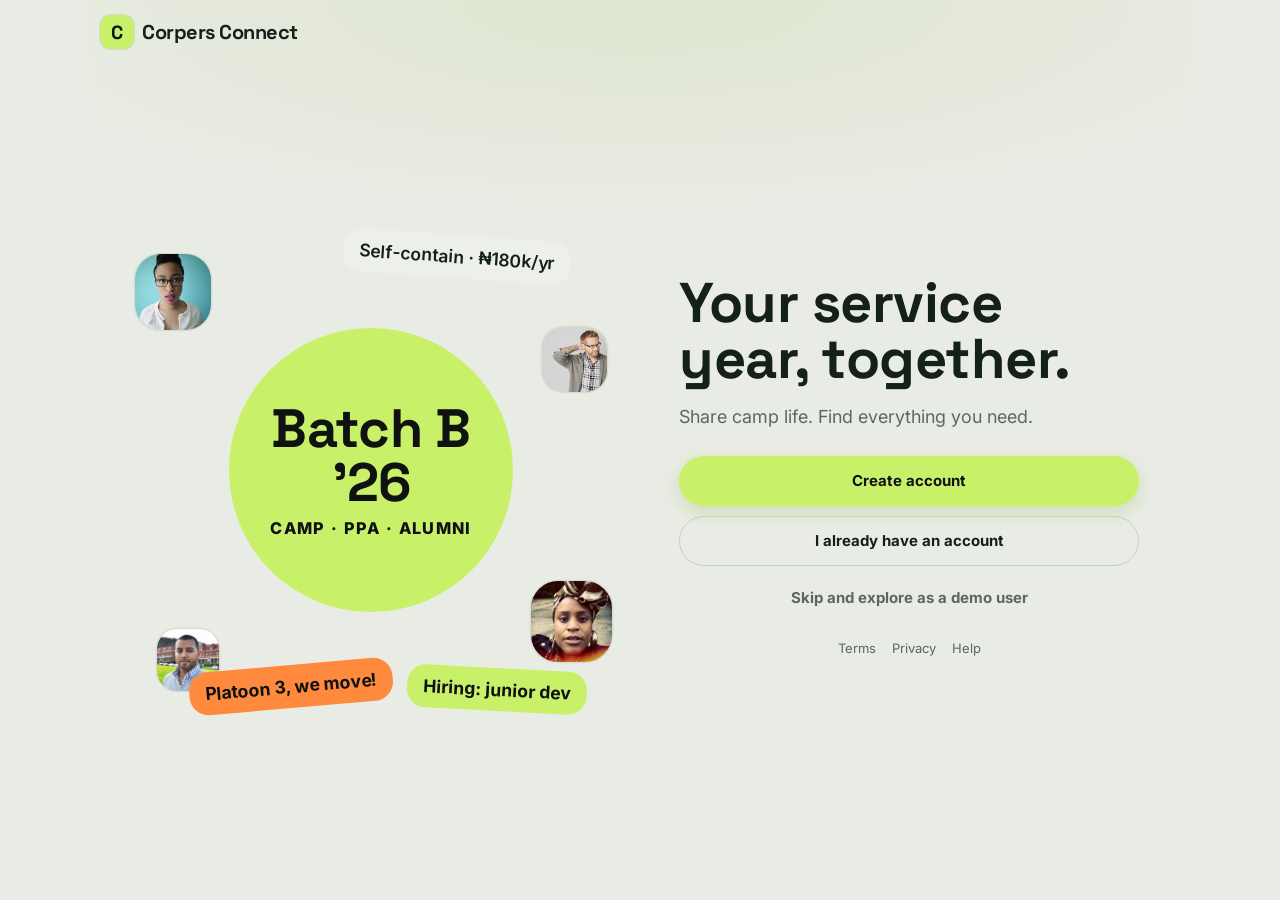
<file: index.html>
<!DOCTYPE html>
<html lang="en">
<head>
<meta charset="utf-8">
<meta name="viewport" content="width=device-width, initial-scale=1, maximum-scale=1">
<title>Corpers Connect — NYSC social network and opportunity marketplace</title>
<link rel="icon" type="image/svg+xml" href="icons/favicon.svg">
<link rel="icon" type="image/png" sizes="32x32" href="icons/favicon-32.png">
<link rel="icon" type="image/png" sizes="16x16" href="icons/favicon-16.png">
<link rel="apple-touch-icon" href="icons/apple-touch-icon.png">
<link rel="manifest" href="manifest.webmanifest">
<meta name="theme-color" content="#0F1211">
<meta name="apple-mobile-web-app-capable" content="yes">
<meta name="description" content="A social network and opportunity marketplace for NYSC corps members.">
<meta property="og:type" content="website">
<meta property="og:site_name" content="Corpers Connect">
<meta property="og:title" content="Corpers Connect — NYSC social network and opportunity marketplace">
<meta property="og:description" content="A social network and opportunity marketplace for NYSC corps members.">
<meta property="og:image" content="https://corperconnect-cn.vercel.app/media/og-image.png">
<meta property="og:image:width" content="1200">
<meta property="og:image:height" content="630">
<meta name="twitter:card" content="summary_large_image">
<meta name="twitter:title" content="Corpers Connect — NYSC social network and opportunity marketplace">
<meta name="twitter:image" content="https://corperconnect-cn.vercel.app/media/og-image.png">
<link rel="stylesheet" href="theme.css"><script src="theme.js"></script>
<link rel="preconnect" href="https://fonts.googleapis.com">
<link href="https://fonts.googleapis.com/css2?family=Space+Grotesk:wght@500;700&family=Inter:wght@400;500;600;700;800&display=swap" rel="stylesheet">
<style>
*{box-sizing:border-box}
html,body{margin:0;height:100%;background:var(--bg-deep)}
body{font-family:Inter,system-ui,sans-serif;color:var(--text);-webkit-font-smoothing:antialiased}
button,input,select,textarea{font:inherit;color:inherit}
button{cursor:pointer;border:0;background:none;padding:0}
a{color:var(--accent-text)}
:focus-visible{outline:2px solid var(--focus);outline-offset:2px}
#stage{min-height:100%;display:flex;align-items:center;justify-content:center}
#app{position:relative;width:100%;height:100vh;height:100dvh;background:var(--bg);overflow:hidden}
/* Responsive: phone is the base layout. Tablet and desktop adapt the same screens. */
#rail{display:none}
.nav .lb{display:none}
.nav.dxo{display:none}
.nav .dx{display:none}
.nav .sep{height:1px;background:var(--line);margin:6px 10px;flex:none}
@media (min-width:640px){
  #app{--col:640px;--shift:0px;--navw:56px;--rail:300px;background:var(--bg-deep)}
  #stage{padding:0;height:100%}
  #app #view{inset:0 auto 0 calc(50% - var(--col)/2 - var(--shift));margin:0;width:var(--col);background:var(--bg);border-left:1px solid var(--frame);border-right:1px solid var(--frame)}
  #app .scroll{padding-bottom:40px}
  #app .nav.dxo{display:flex}
  #app .nav{position:fixed;left:max(4px,calc(50% - var(--col)/2 - var(--shift) - var(--navw) - 14px));right:auto;top:50%;bottom:auto;transform:translateY(-50%);width:var(--navw);height:auto;flex-direction:column;gap:10px;padding:10px 0;border-radius:28px;justify-content:center}
  #app .sheet-wrap{align-items:center;justify-content:center}
  #app .sheet{width:480px;max-width:calc(100% - 32px);max-height:86%;border-radius:28px;padding-top:18px}
  #app .grab{display:none}
  #app .toast{bottom:32px}
  #app .bottombar{padding-bottom:16px}
}
/* Desktop: welcome becomes a two-column hero, other pre-app screens become a centred card */
@media (min-width:900px){
  #app[data-nav="0"]{--shift:0px}
  #app[data-nav="0"]:not([data-s="welcome"]) #view{inset:24px auto 24px calc(50% - 280px);width:560px;max-width:calc(100% - 32px);border:1px solid var(--line);border-radius:32px;overflow:hidden;box-shadow:0 20px 60px var(--shadow)}
  #app[data-s="welcome"]{--col:860px}
  #app[data-s="welcome"] #view{border:0;background:transparent}
  #app[data-s="welcome"] .w-page{display:grid!important;grid-template-columns:1fr 1fr;grid-template-rows:1fr auto auto auto 1fr;column-gap:56px;padding:64px 40px 24px!important;align-content:stretch}
  /* Logo sits exactly where it does in the landing page header */
  #app[data-s="welcome"] .w-logo{position:fixed;top:0;left:max(20px,calc((100vw - 1120px)/2 + 20px));height:64px;margin:0!important;align-items:center;z-index:5}
  #app[data-s="welcome"] .w-logo .av{width:34px!important;height:34px!important;border-radius:11px!important;font-size:19px!important}
  #app[data-s="welcome"] .w-logo .hd{font-size:20px!important}
  #app[data-s="welcome"] .w-art{grid-column:1;grid-row:1/6;align-self:center;height:340px!important;zoom:1.15;margin:0!important}
  /* Text block: centred in the right half, artwork on the left */
  #app[data-s="welcome"] .w-h,#app[data-s="welcome"] .w-p,#app[data-s="welcome"] .w-btns{grid-column:2;justify-self:center;width:min(100%,460px)}
  #app[data-s="welcome"] .w-h{grid-row:2;font-size:56px!important;line-height:1!important;align-self:end;margin:0 0 16px!important}
  #app[data-s="welcome"] .w-p{grid-row:3;font-size:18px!important;margin:0 0 26px!important}
  #app[data-s="welcome"] .w-btns{grid-row:4;margin-top:0!important;align-self:start}
}
@media (min-width:1200px){#app[data-s="welcome"]{--col:1100px}#app[data-s="welcome"] .w-art{zoom:1.35}}
@media (min-width:1500px){#app[data-s="welcome"] .w-logo{left:max(20px,calc((100vw - 1360px)/2 + 20px))}}
@media (min-width:1900px){#app[data-s="welcome"] .w-logo{left:max(20px,calc((100vw - 1560px)/2 + 20px))}}
/* Phone and tablet: nudge the welcome artwork down from the top edge */
@media (max-width:899px){#app[data-s="welcome"] .w-art{margin-top:44px!important}}
@media (min-width:1100px){
  #app{--col:700px;--rail:320px;--navw:200px;--shift:calc((var(--rail) + 16px - var(--navw) - 14px)/2)}
  #app .nav{align-items:stretch;padding:12px;gap:6px;border-radius:30px}
  #app .nav button{width:100%;height:50px;border-radius:25px;justify-content:flex-start;padding:0 16px;gap:14px}
  #app .nav .lb{display:inline;font-weight:600;font-size:15px}
  #app .nav .dx{display:flex}
  #app .nav .sep.dx{display:block}
  #app .nav{top:50%;transform:translateY(-50%);max-height:calc(100vh - 40px);overflow-y:auto;scrollbar-width:none}
  #app .nav::-webkit-scrollbar{display:none}
  #app .nav button{flex:none}
  #app .nav{justify-content:flex-start}
  #app .nav button.create{justify-content:center;margin:6px 0}
  #rail{display:block;position:fixed;top:0;bottom:0;left:calc(50% - var(--col)/2 - var(--shift) + var(--col) + 16px);width:var(--rail);padding:20px 0;overflow-y:auto;scrollbar-width:none}
  #rail::-webkit-scrollbar{display:none}
  #rail .card{margin-bottom:14px}
  #rail .rl{display:flex;align-items:center;gap:10px;width:100%;text-align:left;padding:8px 4px;min-height:44px;border-radius:12px}
  #rail .rl:hover{background:var(--raised)}
}
@media (min-width:1100px) and (max-height:760px){
  #app .nav{padding:8px 10px;gap:2px}
  #app .nav button{height:42px}
  #app .nav button.create{margin:2px 0}
  #app .nav .sep{margin:3px 10px}
}
@media (min-width:1500px){
  #app{--col:800px;--rail:400px;--navw:230px}
  #app .nav .lb{font-size:16px}
}
@media (min-width:1900px){
  #app{--col:900px;--rail:440px;--navw:250px}
}
#view{position:absolute;inset:0;display:flex;flex-direction:column}
.scroll{flex:1;overflow-y:auto;overflow-x:hidden;-webkit-overflow-scrolling:touch;padding-bottom:110px;scrollbar-width:none}
.scroll.nonav{padding-bottom:32px}
.scroll::-webkit-scrollbar{display:none}
.hd{font-family:'Space Grotesk',sans-serif;letter-spacing:-.5px}
.muted{color:var(--muted)}
.eyebrow{font-size:12px;font-weight:600;color:var(--muted);letter-spacing:1px;text-transform:uppercase}
.topbar{display:flex;align-items:center;gap:8px;padding:12px 12px 8px;min-height:64px}
.topbar h1{flex:1;margin:0;font-size:20px;font-family:'Space Grotesk',sans-serif;font-weight:700;letter-spacing:-.5px;white-space:nowrap;overflow:hidden;text-overflow:ellipsis}
.ib{width:44px;height:44px;border-radius:15px;background:var(--surface);display:flex;align-items:center;justify-content:center;flex:none;position:relative}
.ib.lime{background:#C8F169;color:var(--ink)}
.dot{position:absolute;top:10px;right:11px;width:9px;height:9px;border-radius:5px;background:#FF8A3D}
.card{background:var(--surface);border-radius:24px;padding:14px;display:block}
.pad{padding:0 12px}
.stack{display:flex;flex-direction:column;gap:12px}
.row{display:flex;align-items:center;gap:10px}
.chips{display:flex;gap:8px;overflow-x:auto;padding:4px 12px 12px;scrollbar-width:none}
.chips::-webkit-scrollbar{display:none}
.chip{height:38px;padding:0 16px;border-radius:19px;border:1px solid var(--line);color:var(--soft);font-weight:500;font-size:14px;white-space:nowrap;flex:none}
.chip.on{background:var(--inv-bg);color:var(--inv-fg);border-color:var(--inv-bg);font-weight:700}
.btn{height:50px;border-radius:25px;padding:0 20px;font-weight:700;font-size:15px;display:inline-flex;align-items:center;justify-content:center;gap:8px;text-decoration:none;flex:none}
.btn.lime{background:#C8F169;color:var(--ink)}
.btn.light{background:var(--inv-bg);color:var(--inv-fg)}
.btn.dark{background:var(--raised);color:var(--text)}
.btn.outline{border:1px solid var(--line2);color:var(--text)}
.btn.danger{background:var(--danger-bg);color:var(--danger-text)}
.btn.sm{height:38px;padding:0 14px;font-size:13px;border-radius:13px}
.btn.block{width:100%}
.btn[disabled]{opacity:.4;cursor:not-allowed}
.pill{height:40px;padding:0 12px;border-radius:20px;background:var(--raised);display:inline-flex;align-items:center;gap:6px;font-size:13px;font-weight:600;color:var(--text);flex:none}
.pill.on-like{background:#FF8A3D;color:var(--ink)}
.pill.on-lime{background:#C8F169;color:var(--ink)}
.tag{font-size:11px;font-weight:800;letter-spacing:1px;text-transform:uppercase;padding:4px 9px;border-radius:8px;display:inline-flex;align-items:center;gap:4px;white-space:nowrap}
.tag.lime{background:#C8F169;color:var(--ink)}
.tag.orange{color:var(--orange-text);padding:0}
.tag.oranges{background:#FF8A3D;color:var(--ink)}
.tag.line{border:1px solid var(--line2);color:var(--soft);padding:3px 8px}
.tag.blue{background:var(--blue-bg);color:var(--blue-text)}
.tag.grey{background:var(--line);color:var(--soft)}
.av{display:flex;align-items:center;justify-content:center;font-family:'Space Grotesk',sans-serif;font-weight:700;color:var(--ink);flex:none;overflow:hidden}
.av img{width:100%;height:100%;object-fit:cover}
.ph{background:var(--phbg);border-radius:18px;display:flex;align-items:center;justify-content:center;color:rgba(15,18,17,.45);overflow:hidden;position:relative;flex:none}
.ph img{width:100%;height:100%;object-fit:cover;position:absolute;inset:0}
.field{display:flex;flex-direction:column;gap:6px}
.field>label,.flabel{font-size:13px;font-weight:600;color:var(--soft)}
.inp{height:50px;border-radius:16px;background:var(--surface);border:1.5px solid var(--line);padding:0 14px;font-size:15px;outline:none;width:100%;color:var(--text)}
.inp::placeholder{color:var(--ph)}
textarea.inp{height:auto;min-height:104px;padding:12px 14px;resize:none;line-height:1.45}
select.inp{appearance:none;-webkit-appearance:none;background-image:url("data:image/svg+xml,%3Csvg xmlns='http://www.w3.org/2000/svg' width='16' height='16' viewBox='0 0 24 24' fill='none' stroke='%23A3ABA5' stroke-width='2'%3E%3Cpath d='m6 9 6 6 6-6'/%3E%3C/svg%3E");background-repeat:no-repeat;background-position:right 14px center;padding-right:40px}
select.inp option{background:var(--surface)}
.inp:focus{border-color:var(--accent-border)}
.inp.bad{border-color:#FF8A3D}
.err{color:var(--err);font-size:12px;font-weight:600}
.hint{font-size:12px;color:var(--muted);line-height:1.4}
.tabs{display:flex;border-bottom:1px solid var(--line);overflow-x:auto;scrollbar-width:none;margin:0 0 4px}
.tabs::-webkit-scrollbar{display:none}
.tabs button{flex:1 0 auto;padding:13px 14px;font-weight:600;font-size:14px;color:var(--muted);position:relative;white-space:nowrap;transition:color .2s ease}
.tabs button[aria-selected="true"]{color:var(--text)}
.tabs button[aria-selected="true"]::after{content:'';position:absolute;left:12px;right:12px;bottom:-1px;height:2.5px;border-radius:2px;background:#C8F169}
[data-theme="light"] .tabs button[aria-selected="true"]::after{background:#6E9E00}
.seg{display:flex;background:var(--surface);border-radius:16px;padding:4px;gap:4px}
.seg button{flex:1;height:40px;border-radius:12px;font-weight:600;font-size:14px;color:var(--muted)}
.seg button.on{background:var(--inv-bg);color:var(--inv-fg)}
.list{background:var(--surface);border-radius:22px;overflow:hidden}
.li{display:flex;align-items:center;gap:12px;padding:12px 14px;min-height:58px;width:100%;text-align:left;border-bottom:1px solid var(--raised);color:var(--text);text-decoration:none}
.li:last-child{border-bottom:0}
.li .t{flex:1;min-width:0}
.li .t b{display:block;font-weight:600;font-size:15px}
.li .t span{display:block;font-size:13px;color:var(--muted);margin-top:2px;line-height:1.35}
.li .t .nt b{display:inline;font-size:inherit}
.li .t span.tag{display:inline-flex;font-size:10px;margin-top:0;line-height:1.4}
.li .t span.tag.oranges{color:var(--ink)}
.li .ico{width:36px;height:36px;border-radius:12px;background:var(--raised);display:flex;align-items:center;justify-content:center;flex:none}
.sw{width:50px;height:30px;border-radius:15px;background:var(--line);position:relative;flex:none;transition:background .2s}
.sw::after{content:'';position:absolute;top:3px;left:3px;width:24px;height:24px;border-radius:12px;background:var(--muted);transition:left .2s}
.sw.on{background:#C8F169}.sw.on::after{left:23px;background:var(--ink)}
.nav{position:absolute;left:16px;right:16px;bottom:18px;height:66px;border-radius:33px;background:var(--raised);display:flex;align-items:center;justify-content:space-around;padding:0 8px;box-shadow:0 10px 30px var(--shadow);z-index:5}
.nav button{width:50px;height:50px;border-radius:25px;display:flex;align-items:center;justify-content:center;color:var(--muted);position:relative}
.nav button.on{background:var(--inv-bg);color:var(--inv-fg)}
.nav button.create{background:#C8F169;color:var(--ink)}
#sheet:empty{display:none}
.sheet-wrap{position:absolute;inset:0;background:rgba(0,0,0,.62);z-index:20;display:flex;align-items:flex-end;animation:fade .15s}
.sheet{width:100%;max-height:90%;overflow-y:auto;background:var(--surface);border-radius:28px 28px 0 0;padding:10px 16px 28px;animation:up .22s ease-out;scrollbar-width:none}
.sheet h2{font-family:'Space Grotesk',sans-serif;font-size:22px;letter-spacing:-.5px;margin:4px 0 6px}
.sheet .list{background:var(--raised)}
.sheet .li{border-color:var(--line)}
.sheet .li .ico{background:var(--line)}
.sheet .inp{background:var(--raised);border-color:var(--line2)}
.grab{width:40px;height:5px;border-radius:3px;background:var(--line2);margin:0 auto 12px}
@keyframes up{from{transform:translateY(40px);opacity:.4}to{transform:none;opacity:1}}
@keyframes fade{from{opacity:0}}
.toast{position:absolute;left:50%;bottom:100px;transform:translateX(-50%);background:var(--inv-bg);color:var(--inv-fg);font-weight:600;font-size:14px;padding:12px 18px;border-radius:16px;z-index:40;width:max-content;max-width:330px;text-align:center;animation:fade .2s;box-shadow:0 10px 30px var(--shadow)}
svg.i{fill:none;stroke:currentColor;stroke-width:1.9;stroke-linecap:round;stroke-linejoin:round;flex:none}
.sec{font-size:12px;font-weight:700;letter-spacing:1px;text-transform:uppercase;color:var(--muted);padding:10px 4px 0}
.empty{text-align:center;padding:40px 24px;color:var(--muted);font-size:14px;line-height:1.5}
.empty b{display:block;color:var(--text);font-family:'Space Grotesk',sans-serif;font-size:18px;margin-bottom:4px}
.steps{display:flex;gap:6px;padding:0 16px}
.steps span{flex:1;height:4px;border-radius:2px;background:var(--line)}
.steps span.on{background:#C8F169}
.opt{width:100%;text-align:left;display:flex;gap:12px;align-items:center;padding:14px;border-radius:20px;background:var(--surface);border:1.5px solid var(--surface)}
.opt.on{border-color:var(--accent-border);background:var(--bubble)}
.radio{width:22px;height:22px;border-radius:11px;border:2px solid var(--line3);flex:none;display:flex;align-items:center;justify-content:center}
.opt.on .radio,.radio.on{border-color:var(--accent-border)}
.opt.on .radio::after,.radio.on::after{content:'';width:10px;height:10px;border-radius:5px;background:#C8F169}
@media (max-width:639px){.nav{transition:transform .28s cubic-bezier(.2,.8,.2,1),opacity .2s}#app.nav-hide .nav{transform:translateY(calc(100% + 36px));opacity:0;pointer-events:none}}
@media (prefers-reduced-motion:reduce){.nav{transition:none!important}}
.mrow{display:flex;gap:8px;overflow-x:auto;scroll-snap-type:x mandatory;-webkit-overflow-scrolling:touch;scrollbar-width:none;-ms-overflow-style:none;margin-right:-14px;padding-right:14px;scroll-padding-left:0}
.mrow::-webkit-scrollbar{display:none}
.mrow .mi{flex:none;scroll-snap-align:start;display:flex;position:relative;border-radius:16px;overflow:hidden}
.mrow{--mh:340px}@media (min-width:640px){.mrow{--mh:420px}}@media (min-width:1100px){.mrow{--mh:480px}}
.mrow:not(.one) .mi.por{height:var(--mh);aspect-ratio:3/4}.mrow:not(.one) .mi.lan{height:calc(var(--mh)*.7);aspect-ratio:4/3}
.mrow:not(.one){align-items:flex-start}
.mrow.one{overflow:visible;margin-right:0;padding-right:0}.mrow.one .mi.por{aspect-ratio:3/4;width:min(100%,450px)}.mrow.one .mi.lan{aspect-ratio:16/10;width:100%}
@media (min-width:640px){.mrow.one .mi.por{aspect-ratio:1/1;width:min(100%,440px)}}
.mi .ph{border-radius:0}
.grid2{display:grid;grid-template-columns:repeat(2,minmax(0,1fr));gap:10px}
.clamp{display:-webkit-box;-webkit-line-clamp:4;-webkit-box-orient:vertical;overflow:hidden}
.pt{margin:10px 2px 0;font-size:15px;line-height:1.45;white-space:pre-line;word-wrap:break-word}
.tl{position:relative;padding-left:28px}
.tl::before{content:'';position:absolute;left:9px;top:6px;bottom:6px;width:2px;background:var(--line)}
.tl .m{position:relative;padding:0 0 18px}
.tl .m::before{content:'';position:absolute;left:-24px;top:3px;width:14px;height:14px;border-radius:7px;background:var(--bg);border:2px solid var(--line3)}
.tl .m.v::before{background:#C8F169;border-color:var(--accent-border)}
.tl .m.p::before{border-color:#FF8A3D}
.otp{letter-spacing:14px;text-align:center;font-size:26px;font-family:'Space Grotesk',sans-serif;font-weight:700;height:64px}
.vh{position:absolute!important;width:1px;height:1px;overflow:hidden;clip:rect(0 0 0 0);white-space:nowrap}
.bottombar{position:absolute;left:0;right:0;bottom:0;padding:12px 16px 20px;background:var(--bg);border-top:1px solid var(--surface);z-index:4}
</style><link rel="stylesheet" href="premium.css">
</head><body><div id="stage"><div id="app"><div id="view"></div><aside id="rail" aria-label="Trending and suggestions"></aside><div id="sheet"></div></div></div><script>
// ---------- Sample data (front-end only, nothing is sent anywhere) ----------
const STATES=['Abia','Adamawa','Akwa Ibom','Anambra','Bauchi','Bayelsa','Benue','Borno','Cross River','Delta','Ebonyi','Edo','Ekiti','Enugu','FCT','Gombe','Imo','Jigawa','Kaduna','Kano','Katsina','Kebbi','Kogi','Kwara','Lagos','Nasarawa','Niger','Ogun','Ondo','Osun','Oyo','Plateau','Rivers','Sokoto','Taraba','Yobe','Zamfara'];
const BATCHES=['Batch A 2026','Batch B 2026','Batch C 2026','Batch A 2025','Batch B 2025','Batch C 2025'];
const INTERESTS=['Tech','Football','Photography','Fashion','Music','Food','Faith','Fitness','Business','Anime','Travel','Books','Film','Volunteering'];
const CATEGORIES=['Interest','Tech','Sports','Creative','Accommodation','Faith','Business','CDS','Location','Batch & camp'];
const STATUSES=[
  ['Awaiting deployment','Registered, waiting for my call-up letter'],
  ['In camp','In orientation camp right now'],
  ['Serving','Done with camp, serving at my PPA'],
  ['Completed','I have passed out']
];
const COLORS=['#C8F169','#FF8A3D','#8FB3FF','#F7B2D9','#FFD66B','#C4B5FD','#7DD3FC','#B8E1C5'];

const USERS={
  amaka:{id:'amaka',name:'Amaka Okafor',username:'amaka.ok',initials:'AO',color:'#FF8A3D',batch:'Batch B 2026',camp:'Kano Orientation Camp',state:'Kano',status:'In camp',verified:true,bio:'Platoon 3. Lawyer in training. Professional jollof critic.',followers:1240,following:310,followsMe:true},
  ibrahim:{id:'ibrahim',name:'Ibrahim Bello',username:'ibro.bello',initials:'IB',color:'#8FB3FF',batch:'Batch B 2026',camp:'Kano Orientation Camp',state:'Kano',status:'In camp',verified:true,bio:'Platoon 7 drill team. Football every evening.',followers:860,following:402,followsMe:true},
  fatima:{id:'fatima',name:'Fatima Nuhu',username:'fatima.nuhu',initials:'FN',color:'#F7B2D9',batch:'Batch B 2026',camp:'Kano Orientation Camp',state:'Kano',status:'In camp',verified:true,bio:'Microbiology grad. Asking all the questions so you don’t have to.',followers:412,following:388,followsMe:false},
  musa:{id:'musa',name:'Musa Sani',username:'musa.sani',initials:'MS',color:'#B8E1C5',batch:'Batch A 2026',camp:'Kano Orientation Camp',state:'Kano',status:'Serving',verified:true,bio:'Teaching at a secondary school in Kano Municipal. Passing out in December.',followers:980,following:520,followsMe:false},
  tunde:{id:'tunde',name:'Tunde Adeyemi',username:'tunde.dev',initials:'TA',color:'#FFD66B',batch:'Batch A 2026',camp:'Lagos Orientation Camp',state:'Lagos',status:'Serving',verified:true,bio:'Software dev serving in Ikeja. Ask me about Lagos rent.',followers:3200,following:640,followsMe:true},
  zainab:{id:'zainab',name:'Zainab Lawal',username:'zee.lawal',initials:'ZL',color:'#C4B5FD',batch:'Batch C 2025',camp:'Kaduna Orientation Camp',state:'FCT',status:'Completed',verified:true,bio:'Passed out November 2025. Now in Abuja. Happy to answer CDS questions.',followers:5100,following:900,followsMe:false},
  emeka:{id:'emeka',name:'Emeka Nwosu',username:'emeka.shoots',initials:'EN',color:'#7DD3FC',batch:'Batch B 2026',camp:'Kano Orientation Camp',state:'Kano',status:'In camp',verified:true,bio:'Photographer. I’ll take your camp pictures.',followers:2100,following:300,followsMe:false},
  kemi:{id:'kemi',name:'Kemi Balogun',username:'kemi.b',initials:'KB',color:'#FDA4AF',batch:'Batch A 2026',camp:'Oyo Orientation Camp',state:'Oyo',status:'Serving',verified:false,bio:'Serving in Ibadan. Food and fashion.',followers:1500,following:700,followsMe:false}
};

const COMM={
  'kano-camp':{id:'kano-camp',name:'Kano Orientation Camp',official:true,category:'Batch & camp',sub:'Batch B 2026',members:2140,today:86,joined:true,join:'open',color:'#C8F169',initials:'KC',desc:'The official space for Batch B 2026 corps members at the Kano orientation camp. Updates, questions and camp life.',rules:['Be respectful to every corps member.','Only admins and moderators post official notices.','No selling here. Use Marketplace.','Report anything that looks like a scam.'],mods:['ibrahim','amaka'],pinned:['Swearing-in ceremony schedule and kit checklist. Read before Thursday.','Lost and found is at the camp clinic, not the admin block.']},
  'batch-b-26':{id:'batch-b-26',name:'Batch B 2026',official:true,category:'Batch & camp',sub:'Nationwide',members:48210,today:1204,joined:true,join:'open',color:'#FFD66B',initials:'B26',desc:'Every Batch B 2026 corps member across Nigeria, from camp to passing out and beyond.',rules:['Be respectful.','No impersonating NYSC officials.','Keep listings in Marketplace.'],mods:['zainab'],pinned:['Welcome to Batch B 2026. Find your camp community from the Community tab.']},
  'kano-cms':{id:'kano-cms',name:'Kano Corps Members',official:true,category:'Location',sub:'Kano State',members:6320,today:140,joined:true,join:'open',color:'#B8E1C5',initials:'KN',desc:'Every corps member currently serving in Kano State. Local tips, CDS updates and meetups.',rules:['Be respectful.','Verify before you share “official” news.'],mods:['musa'],pinned:['CDS groups meet weekly. Check your LGA’s day before you plan travel.']},
  'tech-corpers':{id:'tech-corpers',name:'Tech Corpers',official:false,category:'Tech',sub:'Nationwide',members:12400,today:310,joined:false,join:'open',color:'#8FB3FF',initials:'TC',desc:'Developers, designers and tech-curious corpers. Share projects, ask questions, find people to build with.',rules:['No spam or referral links.','Be kind to beginners.'],mods:['tunde'],pinned:['Introduce yourself: name, state, what you’re building.']},
  'b-football':{id:'b-football',name:'Batch B Football',official:false,category:'Sports',sub:'Kano',members:890,today:22,joined:false,join:'open',color:'#FF8A3D',initials:'BF',desc:'Evening football at camp and five-a-side after. All platoons welcome.',rules:['Respect the referee, even when it’s Ibrahim.'],mods:['ibrahim'],pinned:['Match days: Tuesday and Friday after lectures.']},
  'photographers':{id:'photographers',name:'Photographers in NYSC',official:false,category:'Creative',sub:'Nationwide',members:3100,today:45,joined:false,join:'request',color:'#7DD3FC',initials:'PN',desc:'For corpers who shoot. Share work, swap tips, find shoots in your state.',rules:['Credit your work.','No reposting others’ photos without permission.'],mods:['emeka'],pinned:['Monthly theme: camp life.']},
  'lagos-roommates':{id:'lagos-roommates',name:'Lagos Roommate Finder',official:false,category:'Accommodation',sub:'Lagos',members:5400,today:98,joined:false,join:'open',color:'#FFD66B',initials:'LR',desc:'Find corpers to share rent with in Lagos. Always inspect before paying.',rules:['Never pay before inspecting.','Post area, budget and move-in date.'],mods:['tunde'],pinned:['Read the safety guide before sending any money.']},
  'anime':{id:'anime',name:'Anime Corpers',official:false,category:'Interest',sub:'Nationwide',members:1780,today:31,joined:false,join:'invite',color:'#C4B5FD',initials:'AC',desc:'Weekly watch-alongs and manga talk. Invite only, ask a member for a link.',rules:['Spoiler tags, always.'],mods:['emeka'],pinned:['This week: discussion thread for new episodes.']}
};

const POSTS={
  p1:{id:'p1',type:'announcement',community:'kano-camp',text:'Platoon 7 takes the drill cup. Final rehearsal moves to 4:00pm at the parade ground.',time:'25m',batch:true,state:'Kano'},
  p2:{id:'p2',type:'photo',author:'amaka',community:'kano-camp',text:'Day 4 and I finally survived morning drills without stopping. Platoon 3, we move! Who else can’t feel their legs?',media:['#3A4A2B'],time:'1h',likes:214,cc:38,reposts:12,batch:true,state:'Kano',vis:'Public',
    comments:[{u:'ibrahim',t:'Platoon 7 sends regards. We’re still holding the cup.',time:'50m',likes:12},{u:'fatima',t:'My legs left the chat on day 2',time:'42m',likes:30},{u:'emeka',t:'I got photos of Platoon 3 this morning. Check my profile later.',time:'30m',likes:8}]},
  p3:{id:'p3',type:'question',author:'fatima',community:'kano-camp',text:'Does anyone know if we can still change platoons after Wednesday?',time:'2h',likes:18,cc:9,reposts:0,batch:true,state:'Kano',vis:'Public',
    comments:[{u:'ibrahim',t:'Ask your platoon officer first. It depends on the camp.',time:'1h',likes:6}]},
  p4:{id:'p4',type:'poll',author:'ibrahim',community:'kano-camp',text:'Best spot at Mammy Market tonight?',time:'3h',likes:41,cc:14,reposts:3,batch:true,state:'Kano',vis:'Public',
    poll:{options:[['Suya by Gate 2',46],['Mama Put corner',31],['Zobo stand',23]],voted:null,ends:'Ends in 6h'},comments:[{u:'amaka',t:'Suya by Gate 2 is not even a debate.',time:'2h',likes:15}]},
  p5:{id:'p5',type:'discussion',author:'tunde',title:'Lagos corpers: what does rent really cost?',text:'Sharing what I’ve seen around Ikeja and Yaba so incoming people can plan. Drop your area and what you pay below. Include agency and caution fees so nobody is surprised.',time:'5h',likes:540,cc:126,reposts:88,batch:false,state:'Lagos',vis:'Public',
    comments:[{u:'kemi',t:'Ibadan is cheaper, just saying.',time:'4h',likes:40},{u:'zainab',t:'Abuja: don’t pay legal fees for a self-contain. Ask questions.',time:'3h',likes:52}]},
  p6:{id:'p6',type:'photo',author:'emeka',community:'kano-camp',text:'Golden hour at the parade ground. Comment your platoon number and I’ll tell you where to find your photos.',media:['#4A3B2B','#2B3B4A'],time:'6h',likes:880,cc:203,reposts:41,batch:true,state:'Kano',vis:'Public',comments:[]},
  p7:{id:'p7',type:'discussion',author:'zainab',title:'Things I wish I knew before my PPA',text:'1. Keep copies of every clearance letter.\n2. Your CDS group is your best network.\n3. Save something from your first allowee.\n4. Your PPA can reject you. Have a plan B.',time:'1d',likes:2300,cc:310,reposts:640,batch:false,state:'FCT',vis:'Public',comments:[{u:'musa',t:'Number 4 is real. Took me two weeks.',time:'20h',likes:61}]},
  p8:{id:'p8',type:'announcement',community:'batch-b-26',text:'Swearing-in ceremonies hold across all camps this Thursday. Check your camp community for times.',time:'8h',batch:true,state:null},
  p9:{id:'p9',type:'question',author:'musa',community:'kano-cms',text:'Corpers in Kano Municipal: which CDS group meets on Thursdays?',time:'1d',likes:12,cc:7,reposts:1,batch:false,state:'Kano',vis:'Public',comments:[]},
  p10:{id:'p10',type:'photo',author:'kemi',text:'Amala Thursday after CDS. Ibadan, you’re too sweet.',media:['#4A2B33'],time:'2d',likes:410,cc:52,reposts:9,batch:false,state:'Oyo',vis:'Public',comments:[]}
};

const LISTINGS={
  acc1:{id:'acc1',kind:'accommodation',title:'Self-contain near Gwarzo Road',type:'Self-contain',price:180000,unit:'/ year',fees:[['Agency fee',20000]],area:'Kano Municipal',state:'Kano',owner:'musa',status:'Available',date:'2 days ago',avail:'From 15 Dec',likes:64,saved:false,liked:false,color:'#2B3B32',
    desc:'Handing over my self-contain when I pass out in December. Tiled, prepaid meter, borehole water, 10 minutes’ walk to the LGA secretariat. Fan and mattress can stay.',contact:{wa:true,call:true}},
  acc2:{id:'acc2',kind:'accommodation',title:'Room in shared flat, Ikeja',type:'Room in shared flat',price:350000,unit:'/ year',fees:[['Caution fee (refundable)',50000]],area:'Ikeja',state:'Lagos',owner:'tunde',status:'Available',date:'5 days ago',avail:'Now',likes:120,saved:false,liked:false,color:'#3B352B',
    desc:'Looking for a corper roommate. Two-bedroom flat, you get your own room. Steady light most days, 7 minutes to the BRT stop.',contact:{wa:true,call:false}},
  acc3:{id:'acc3',kind:'accommodation',title:'Self-contain in Gwarinpa',type:'Self-contain',price:450000,unit:'/ year',fees:[['Agency fee',45000],['Legal fee',45000]],area:'Gwarinpa',state:'FCT',owner:'zainab',status:'Rented',date:'3 weeks ago',avail:'—',likes:33,saved:false,liked:false,color:'#2B2F3B',
    desc:'Already rented, thanks everyone. Leaving the listing up for reference on Abuja prices.',contact:{wa:true,call:false}},
  item1:{id:'item1',kind:'item',title:'6-inch mattress',condition:'Fairly used',price:15000,area:'Kano Municipal',state:'Kano',owner:'musa',status:'Available',date:'1 day ago',likes:12,saved:false,liked:false,color:'#3B2B2B',
    desc:'Clean, no stains. Used for 10 months. Pick up only.',contact:{wa:true,call:true}},
  item2:{id:'item2',kind:'item',title:'Rechargeable standing fan',condition:'Like new',price:22000,area:'Kano Municipal',state:'Kano',owner:'musa',status:'Available',date:'1 day ago',likes:30,saved:false,liked:false,color:'#2B3B3B',
    desc:'Holds charge for about 6 hours on medium. Comes with the charger.',contact:{wa:true,call:true}},
  item3:{id:'item3',kind:'item',title:'Khaki, boots and crested vest set',condition:'Used',price:8000,area:'Iyana-Ipaja',state:'Lagos',owner:'tunde',status:'Sold',date:'1 week ago',likes:44,saved:false,liked:false,color:'#3B382B',
    desc:'Size L khaki, size 43 boots.',contact:{wa:true,call:false}},
  item4:{id:'item4',kind:'item',title:'Gas cylinder (6kg) with burner',condition:'Fairly used',price:18000,area:'Wuse',state:'FCT',owner:'zainab',status:'Available',date:'4 days ago',likes:9,saved:false,liked:false,color:'#2B2B3B',
    desc:'Half full. Burner works perfectly.',contact:{wa:true,call:false}},
  item5:{id:'item5',kind:'item',title:'Reading table and chair',condition:'Fairly used',price:25000,area:'Bodija',state:'Oyo',owner:'kemi',status:'Available',date:'6 days ago',likes:17,saved:false,liked:false,color:'#33302B',
    desc:'Solid wood. You’ll need a small bus to move it.',contact:{wa:true,call:false}},
  job1:{id:'job1',kind:'job',title:'Junior frontend developer',company:'Kano Digital Hub',jobType:'Full-time',price:150000,unit:'/ month',area:'Kano Municipal',state:'Kano',owner:'musa',status:'Available',date:'2 days ago',likes:48,saved:false,liked:false,color:'#2B343B',
    desc:'Small product team hiring a junior React developer. Corpers welcome, and we will work around your CDS day. Send a short portfolio link.',contact:{wa:true,call:false}},
  job2:{id:'job2',kind:'job',title:'Weekend photographer for events',company:'Lens & Co',jobType:'Gig',price:25000,unit:'/ event',area:'Ikeja',state:'Lagos',owner:'tunde',status:'Available',date:'3 days ago',likes:31,saved:false,liked:false,color:'#3B2B34',
    desc:'Need two corpers who can shoot weddings and naming ceremonies on weekends. Bring your own camera. Pay is per event.',contact:{wa:true,call:true}},
  job3:{id:'job3',kind:'job',title:'Teaching assistant, JSS maths',company:'Greenfield College',jobType:'Part-time',price:60000,unit:'/ month',area:'Wuse',state:'FCT',owner:'zainab',status:'Available',date:'5 days ago',likes:22,saved:false,liked:false,color:'#2F3B2B',
    desc:'Afternoon classes only, so it fits around your PPA. Maths or science graduates preferred.',contact:{wa:true,call:false}}
};

const EVENTS={
  ev1:{id:'ev1',title:'Batch B Kano meetup after swearing-in',day:'21',mon:'NOV',date:'Sat, 21 Nov',time:'4:00 PM',location:'Ado Bayero Mall food court, Kano',state:'Kano',organiser:'amaka',interested:184,going:67,rsvp:null,status:'Upcoming',color:'#3A4A2B',link:'',
    desc:'Let’s meet outside camp for once. Food, games and a group photo. Come with your platoon.'},
  ev2:{id:'ev2',title:'Tech Corpers Lagos meetup',day:'28',mon:'NOV',date:'Sat, 28 Nov',time:'2:00 PM',location:'Yaba, Lagos',state:'Lagos',organiser:'tunde',interested:420,going:138,rsvp:null,status:'Upcoming',color:'#2B3B4A',link:'https://example.com/register',
    desc:'Lightning demos from corpers building things. Bring your laptop. Free, but register so we know numbers.'},
  ev3:{id:'ev3',title:'CDS outreach: malaria awareness',day:'26',mon:'NOV',date:'Thu, 26 Nov',time:'10:00 AM',location:'Kano Municipal LGA Secretariat',state:'Kano',organiser:'musa',interested:58,going:31,rsvp:null,status:'Upcoming',color:'#2B3B32',link:'',
    desc:'Health CDS group outreach. We’ll walk the nearby market sharing information. Wear your khaki.'},
  ev4:{id:'ev4',title:'Batch C 2025 one-year reunion',day:'12',mon:'DEC',date:'Sat, 12 Dec',time:'3:00 PM',location:'Jabi Lake Park, Abuja',state:'FCT',organiser:'zainab',interested:310,going:96,rsvp:null,status:'Upcoming',color:'#3B2B3B',link:'',
    desc:'A year since we passed out. Picnic, music and catching up. Bring something to share.'}
};

const FEED=[{k:'post',id:'p1'},{k:'post',id:'p2'},{k:'listing',id:'acc1'},{k:'post',id:'p4'},{k:'post',id:'p5'},{k:'event',id:'ev1'},{k:'post',id:'p3'},{k:'listing',id:'job1'},{k:'post',id:'p6'},{k:'post',id:'p8'},{k:'listing',id:'item1'},{k:'listing',id:'job2'},{k:'post',id:'p7'},{k:'post',id:'p9'},{k:'post',id:'p10'},{k:'event',id:'ev3'},{k:'listing',id:'acc2'}];

const NOTIFS=[
  {id:'n1',cat:'social',u:'amaka',text:'<b>Amaka Okafor</b> started following you',time:'2m',read:false,go:['user','amaka']},
  {id:'n2',cat:'service',text:'<b>Camp update:</b> swearing-in ceremony holds Thursday, 8:00 AM at the parade ground.',time:'1h',read:false,go:['communityDetail','kano-camp']},
  {id:'n3',cat:'social',u:'ibrahim',text:'<b>Ibrahim Bello</b> mentioned you in a comment on his poll',time:'2h',read:false,go:['post','p4']},
  {id:'n4',cat:'community',text:'New pinned post in <b>Kano Orientation Camp</b>: swearing-in schedule and kit checklist',time:'3h',read:true,go:['communityDetail','kano-camp']},
  {id:'n5',cat:'community',u:'emeka',text:'<b>Emeka Nwosu</b> invited you to join <b>Photographers in NYSC</b>',time:'5h',read:true,go:['communityDetail','photographers']},
  {id:'n6',cat:'community',text:'<b>Batch B Kano meetup</b> moved to 4:00 PM',time:'6h',read:true,go:['event','ev1']},
  {id:'n7',cat:'social',u:'tunde',text:'<b>Tunde Adeyemi</b> replied to your comment: “Yaba is better for that budget”',time:'1d',read:true,go:['post','p5']},
  {id:'n8',cat:'service',text:'<b>Account:</b> your verification documents were received.',time:'1d',read:true,go:['verification']}
];

const CAMP_TODAY=[['5:00 AM','Morning drill'],['8:00 AM','Lectures, Hall B'],['12:00 PM','SAED session'],['4:00 PM','Final rehearsal'],['7:00 PM','Mammy Market']];
const TRENDING=[['#SwearingIn','12.4k posts'],['#CampFood','8.1k posts'],['#PPAStories','5.6k posts'],['#LagosRent','3.9k posts'],['#Redeployment','2.2k posts'],['#PassingOut','1.8k posts']];
const TAKEN=['amaka.ok','ibro.bello','fatima.nuhu','musa.sani','tunde.dev','zee.lawal','emeka.shoots','kemi.b','admin','nysc','official'];
// ===== Extra sample data (people, communities, posts, listings, events, notifications) =====
(function(){
const COL=['#C8F169','#FF8A3D','#8FB3FF','#F7B2D9','#FFD66B','#C4B5FD','#7DD3FC','#B8E1C5','#FDA4AF'];
const ini=n=>n.split(' ').map(w=>w[0]).join('').slice(0,2).toUpperCase();
const IMG=n=>'media/img/p'+n+'.jpg', VID=n=>'media/vid/v'+n+'.mp4';

// ---- avatars for the original people
Object.entries({amaka:'w1',ibrahim:'m1',fatima:'w2',musa:'m2',tunde:'m3',zainab:'w3',emeka:'m4',kemi:'w4'}).forEach(([k,v])=>{USERS[k].photo='media/av/'+v+'.jpg';});

// ---- more people: id, name, username, avatar, batch, state, status, verified, bio, followers, following, followsMe
[
['chinedu','Chinedu Eze','chinedu.eze','m5','Batch A 2026','Anambra','Serving',true,'Civil engineer serving in Awka. Ask me about site work and cheap rent.',640,410,false],
['yusuf','Yusuf Abdullahi','yusuf.abd','m6','Batch B 2026','Kaduna','In camp',true,'Platoon 11. Chess club founder. Will challenge you.',320,280,true],
['segun','Segun Ogunleye','segun.og','m7','Batch A 2026','Ogun','Serving',true,'Teaching physics in Abeokuta. Weekend barber.',770,520,false],
['chidera','Chidera Nnamdi','chidera.n','m8','Batch C 2025','Rivers','Completed',true,'Passed out. Now building a logistics startup in Port Harcourt.',4300,610,false],
['david','David Okon','david.okon','m9','Batch A 2026','Cross River','Serving',true,'Serving at a rural clinic. Nurse, runner, amateur drummer.',510,430,true],
['samuel','Samuel Danjuma','sam.dan','m10','Batch B 2026','Plateau','In camp',true,'Platoon 4 sergeant. Plateau weather is unreal.',290,350,false],
['ahmed','Ahmed Suleiman','ahmed.sul','m11','Batch A 2026','Kano','Serving',true,'Runs a phone-repair side hustle after PPA hours.',1900,300,true],
['victor','Victor Obi','victor.obi','m12','Batch C 2025','Delta','Completed',true,'Alumni. Happy to review CVs for corpers job hunting.',2700,420,false],
['kelechi','Kelechi Onyeka','kelechi.o','m13','Batch A 2026','Abia','Serving',true,'Serving in Aba. Fashion tailor and ankara lover.',880,560,false],
['femi','Femi Coker','femi.coker','m14','Batch B 2025','Lagos','Completed',true,'Passed out last year. Photographer and weekend DJ.',3600,700,true],
['ngozi','Ngozi Eze','ngozi.eze','w5','Batch A 2026','Anambra','Serving',true,'Serving at a primary school in Awka. Chief of the staff-room snacks.',720,490,true],
['blessing','Blessing Udoh','blessing.udoh','w6','Batch A 2026','Akwa Ibom','Serving',true,'Banking intern during the week, choir on Sundays.',430,380,false],
['halima','Halima Garba','halima.garba','w7','Batch B 2026','Bauchi','In camp',true,'Pharmacy grad. First time out of Bauchi, loving camp.',260,300,false],
['aisha','Aisha Mohammed','aisha.mo','w8','Batch B 2025','FCT','Completed',true,'Alumni. HR officer in Abuja. DM-less but open to comments on job posts.',3100,450,false],
['funke','Funke Adebayo','funke.ade','w9','Batch B 2026','Oyo','Awaiting deployment',false,'Waiting on my call-up letter. Asking questions all day.',180,420,false],
['grace','Grace Ihejirika','grace.ihe','w10','Batch A 2026','Imo','Serving',true,'Serving in Owerri. Baker. Cakes for every corper birthday.',1250,610,true],
['tolu','Tolu Akinwale','tolu.ak','w11','Batch A 2026','Lagos','Serving',true,'Product designer serving in Yaba. Open to freelance.',2200,530,true],
['maryam','Maryam Yakubu','maryam.y','w12','Batch A 2026','Kaduna','Serving',true,'CDS health team lead. Ask about free screening outreach.',940,370,false],
['bola','Bolanle Adewale','bola.ade','w13','Batch B 2026','Ogun','In camp',true,'Platoon 9. Dance captain for the cultural night.',680,440,true],
['ifeoma','Ifeoma Chukwu','ifeoma.c','w14','Batch A 2026','Enugu','Serving',true,'Accountant serving at an NGO in Enugu. Hiring tips are my love language.',1450,500,false]
].forEach(([id,name,un,av,batch,state,status,ver,bio,fo,fg,fm],i)=>{
  USERS[id]={id,name,username:un,initials:ini(name),color:COL[i%COL.length],batch,camp:status==='Awaiting deployment'?'Not yet assigned':state+' Orientation Camp',state,status,verified:ver,bio,followers:fo,following:fg,followsMe:fm,photo:'media/av/'+av+'.jpg'};
  TAKEN.push(un);
});

POSTS.p2.media=[IMG(35)];POSTS.p6.media=[IMG(36),IMG(37)];POSTS.p10.media=[IMG(38)];

// ---- more communities
const C=(id,name,official,category,sub,members,today,joined,join,color,initials,desc,rules,mods,pinned)=>{COMM[id]={id,name,official,category,sub,members,today,joined,join,color,initials,desc,rules,mods,pinned};};
C('batch-a-26','Batch A 2026',true,'Batch & camp','Nationwide',51400,980,true,'open','#FF8A3D','A26','Every Batch A 2026 corps member. Passing-out countdown, CDS tips and PPA life.',['Be respectful.','No impersonating NYSC officials.','Keep listings in Marketplace.'],['musa'],['Passing-out clearance checklist. Start early.']);
C('batch-c-25','Batch C 2025',true,'Batch & camp','Nationwide alumni',39800,310,true,'open','#C4B5FD','C25','Batch C 2025 alumni. Reunions, career advice and old camp stories.',['Be respectful.','Share jobs in the Jobs tab, not here.'],['zainab'],['One-year reunion in Abuja, 12 Dec. See Events.']);
C('lagos-camp','Lagos Orientation Camp',true,'Batch & camp','Batch B 2026',2890,140,true,'open','#FFD66B','LC','The official space for corps members at Lagos orientation camp.',['Be respectful.','Only admins and moderators post official notices.','No selling here. Use Marketplace.'],['tunde'],['Kitchen duty roster is on the notice board.']);
C('kaduna-camp','Kaduna Orientation Camp',true,'Batch & camp','Batch B 2026',2310,64,true,'open','#B8E1C5','KD','Everything Kaduna camp: platoon news, questions and photos.',['Be respectful.','Verify before you share official news.'],['yusuf'],['Welfare officer is available 4–6pm daily.']);
C('lagos-cms','Lagos Corps Members',true,'Location','Lagos State',11800,420,true,'open','#7DD3FC','LG','Corps members serving in Lagos. Rent tips, meetups and transport.',['Be respectful.','Do not post PPA addresses.'],['tolu'],['BRT card guide pinned in the comments of last week’s thread.']);
C('fct-cms','FCT Corps Members',true,'Location','Abuja',9400,260,true,'open','#F7B2D9','FC','Corps members serving in the FCT. Events, rent and jobs around Abuja.',['Be respectful.','Beware of agency scams.'],['aisha'],['FCT CDS directory updated this month.']);
C('rivers-cms','Rivers Corps Members',true,'Location','Rivers State',5200,95,true,'open','#8FB3FF','RV','Corps members serving in Rivers State.',['Be respectful.'],['chidera'],['Port Harcourt meetup coming this Saturday.']);
C('oyo-cms','Oyo Corps Members',true,'Location','Oyo State',4100,72,true,'open','#FDA4AF','OY','Corps members serving in Oyo State. Ibadan food tours and CDS.',['Be respectful.'],['kemi'],['Amala Thursday is tradition now.']);
C('job-leads','Job Leads Nationwide',false,'Business','Nationwide',21800,540,true,'open','#C8F169','JL','Share and find jobs, gigs and internships. Always say who the employer is. Never ask for money.',['Name the employer and the pay.','No pay-to-apply listings. Ever.','Use the Jobs tab for formal listings.'],['victor','aisha'],['Never pay a fee to get a job. Report anyone who asks.']);
C('corper-market','Corpers Marketplace Hub',false,'Business','Nationwide',15600,420,true,'open','#FFD66B','CM','Buy and sell second-hand items, kits and gadgets between corpers.',['Post price and area.','Meet in public places.','Mark items sold.'],['ahmed'],['Meet at public places and inspect before paying.']);
C('entrepreneurs','Corper Entrepreneurs',false,'Business','Nationwide',8700,190,false,'open','#FF8A3D','CE','Side hustles, small businesses and startup talk for corpers.',['No pyramid schemes.','Share lessons, not just promos.'],['chidera'],['Weekly “what are you building” thread.']);
C('abuja-roommates','Abuja Roommates',false,'Accommodation','FCT',4900,110,false,'open','#B8E1C5','AR','Find a roommate or hand over an apartment in Abuja.',['Post area, rent and fees.','Never pay before inspecting.'],['aisha'],['Agency fees in Abuja are negotiable. Ask.']);
C('fellowship','Corpers Fellowship',false,'Faith','Nationwide',7300,150,false,'open','#C4B5FD','CF','A friendly space for corpers of faith. Prayer requests, sermons and fellowships near you.',['Respect all denominations.','No hate speech.'],['blessing'],['Sunday fellowships list updates every Friday.']);
C('cds-health','CDS Health Crusaders',false,'CDS','Nationwide',3600,60,false,'open','#7DD3FC','HC','Health-focused CDS groups sharing outreach ideas and screening checklists.',['Share evidence-based info only.'],['maryam'],['Next outreach: malaria awareness, Kano.']);
C('naija-fc','Naija Corpers FC',false,'Sports','Nationwide',6200,130,false,'open','#FF8A3D','FC','Football talk, fixtures and corpers-only tournaments.',['Respect the referee.'],['ibrahim'],['Inter-state tournament registration closes soon.']);
C('creators','Content Creators Corner',false,'Creative','Nationwide',5400,170,false,'open','#F7B2D9','CC','Videographers, vloggers and writers. Collabs and gear swaps.',['Credit your collaborators.'],['femi'],['Monthly challenge: 60-second camp story.']);
C('foodies','Corper Foodies',false,'Interest','Nationwide',9100,260,false,'open','#FFD66B','FD','Where to eat, what to cook on allowee, and the best suya in every state.',['Photos or it didn’t happen.'],['grace'],['Cooking on a budget: allowee edition.']);
C('fitness','Fitness Corpers',false,'Interest','Nationwide',4300,90,false,'open','#B8E1C5','FT','Morning runs, gym tips and accountability partners.',['Be kind.'],['david'],['Weekend runs list by state.']);
C('fashion','Style & Thrift',false,'Creative','Nationwide',5100,120,false,'open','#FDA4AF','ST','Ankara, thrift finds and tailor recommendations.',['Credit tailors.'],['kelechi'],['Tailor directory by state.']);
C('nasarawa-lga','Corps Members in Nasarawa LGA',false,'Location','Nasarawa',410,12,false,'request','#8FB3FF','NL','A small community for corpers serving in Nasarawa LGA.',['Local tips only.'],['musa'],['CDS day is Thursday.']);
C('redeploy','Redeployment Help Desk',false,'Location','Nationwide',3300,70,false,'open','#C8F169','RD','Questions and answers about redeployment, paperwork and settling in a new state.',['Share your experience, not rumours.'],['zainab'],['Keep copies of every letter.']);
C('alumni-net','Alumni Network',false,'Batch & camp','Nationwide',12600,210,false,'open','#C4B5FD','AN','After passing out: careers, reunions and friends you made in camp.',['Share jobs in Jobs tab.'],['victor'],['Quarterly reunion calendar.']);
C('music','Corpers Who Make Music',false,'Creative','Nationwide',2200,48,false,'open','#FFD66B','MU','Singers, producers and DJs. Share your tracks.',['Credit your producers.'],['femi'],['Cultural night rehearsals this week.']);
C('ppa-stories','PPA Stories',false,'Interest','Nationwide',17500,330,false,'open','#FF8A3D','PS','The good, the funny and the unbelievable from corpers’ places of primary assignment.',['No naming individuals in complaints.'],['zainab'],['Be kind: your PPA story may be someone’s lesson.']);

// ---- posts
const mins=s=>{if(!s||/^just now$/i.test(s))return 0;const m=String(s).match(/(\d+)\s*(m|h|d|w)/i);if(!m)return 0;return +m[1]*({m:1,h:60,d:1440,w:10080}[m[2][0].toLowerCase()]);};
let pc=10;
const PO=(o)=>{const id=o.id||'p'+(++pc);const a=o.author&&USERS[o.author];
  POSTS[id]={id,type:o.type||(o.media?'photo':'discussion'),author:o.author,community:o.community||null,title:o.title||'',text:o.text,media:o.media,time:o.time,likes:o.likes||0,cc:o.cc??(o.comments?o.comments.length:0),reposts:o.reposts||0,batch:o.batch??true,state:o.state===undefined?(a?a.state:null):o.state,vis:'Public',
    comments:(o.comments||[]).map(([u,t,time,likes])=>({u,t,time,likes:likes||0})),poll:o.poll?{options:o.poll.map(([t,n])=>[t,n]),voted:null,ends:o.ends||'Ends in 1d'}:undefined};};
const AN=(community,text,time,state)=>{const id='p'+(++pc);POSTS[id]={id,type:'announcement',community,text,time,batch:true,state:state||null};};

// camp life: photos and videos
PO({author:'bola',community:'lagos-camp',text:'Cultural night rehearsal is going to be LOUD. Platoon 9, bring your energy. Dance captain reporting.',media:[VID(1)],time:'12m',likes:96,cc:21,reposts:8,comments:[['tunde','Platoon 2 is coming for the trophy.','8m',14],['ifeoma','Send the video to the community page please','5m',3]]});
PO({author:'yusuf',community:'kaduna-camp',text:'Chess corner at camp is full. Challenge me before Thursday. I have not lost since day 1.',media:[IMG(1),IMG(2)],time:'35m',likes:140,cc:44,reposts:6,comments:[['samuel','Platoon 4 accepts. Bring a flask of tea.','20m',11],['halima','I will watch and cheer for the underdog.','15m',9]]});
PO({author:'emeka',community:'photographers',text:'Behind the scenes from this morning’s shoot. Golden hour never misses. Booking portraits this weekend.',media:[VID(3)],time:'50m',likes:320,cc:61,reposts:19,comments:[['femi','Clean grade. What lens?','40m',22],['tolu','Open for a design collab on the portfolio?','28m',5]]});
PO({author:'samuel',community:'batch-b-26',text:'Plateau morning drills in 12°C. Nobody warned us. Platoon 4 survived with tea and pride.',media:[IMG(3)],time:'1h',likes:250,cc:34,reposts:7,comments:[['halima','Bauchi sends warm regards.','50m',12]]});
PO({author:'halima',community:'batch-b-26',text:'First time seeing camp food portions this big. Beans and bread, you have my heart.',media:[IMG(4),IMG(5),IMG(6)],time:'2h',likes:480,cc:57,reposts:10,comments:[['amaka','That portion is a threat.','1h',31],['ibrahim','Mammy Market gets the credit.','1h',9]]});
PO({author:'david',community:'fitness',text:'5am run done. 7km before PPA. Join the weekend runs, Cross River trail is beautiful.',media:[IMG(7)],time:'3h',likes:190,cc:22,reposts:4,comments:[['maryam','Send the route.','2h',3]]});
PO({author:'femi',community:'creators',text:'60-second camp story challenge: entry #1. Cut in Lagos, shot in Kano. Rules: one take, no filters.',media:[VID(2)],time:'4h',likes:420,cc:78,reposts:31,comments:[['emeka','Strong opener.','3h',15],['tolu','The sound design is crazy good.','3h',20]]});
PO({author:'grace',community:'foodies',text:'Corper birthday cake done. Strawberry and vanilla, delivered to Platoon 6 kitchen. Orders open for December.',media:[IMG(8),IMG(9)],time:'5h',likes:710,cc:96,reposts:24,comments:[['ngozi','Send the price list.','4h',6],['blessing','Do you deliver to Uyo?','4h',4]]});
PO({author:'tolu',community:'lagos-cms',text:'Yaba co-working corner today. Portfolio review hour: bring your work, I will give honest feedback.',media:[IMG(10)],time:'6h',likes:360,cc:48,reposts:15,comments:[['tunde','I will bring mine. Free coffee?','5h',9]]});
PO({author:'ahmed',community:'corper-market',text:'Phone screens replaced in 30 minutes. Corper discount all month. Kano Municipal, DM-less: use the contact buttons on my listings.',media:[IMG(11)],time:'7h',likes:260,cc:33,reposts:21,comments:[]});
PO({author:'maryam',community:'cds-health',text:'Free blood-pressure and sugar screening at the LGA market this Saturday. 40 people screened last week. Bring a friend.',media:[IMG(12),IMG(13),IMG(14)],time:'8h',likes:830,cc:92,reposts:55,comments:[['david','Our clinic can donate leaflets.','7h',17]]});
PO({author:'ngozi',community:'ppa-stories',text:'The pupils at my school gave me a handmade card today. I am not crying, you are crying.',media:[IMG(15)],time:'9h',likes:1900,cc:210,reposts:88,comments:[['grace','This is the content we need.','8h',44],['segun','Teachers are the real heroes.','8h',31]]});
PO({author:'kelechi',community:'fashion',text:'Ankara two-piece finished for Blessing’s thanksgiving. Tailors in Aba are not joking.',media:[IMG(16),IMG(17)],time:'10h',likes:610,cc:70,reposts:26,comments:[['blessing','The fit is perfect!','9h',12]]});
PO({author:'segun',community:'batch-a-26',text:'Physics demo with a bicycle wheel and a stool. Students finally understood angular momentum.',media:[VID(4)],time:'12h',likes:540,cc:63,reposts:30,comments:[['ifeoma','Please do chemistry next.','11h',9]]});
PO({author:'chinedu',community:'batch-a-26',text:'Site visit in Awka. Good drainage design matters more than paint. Civil corpers, what are you working on?',media:[IMG(18),IMG(19)],time:'14h',likes:230,cc:26,reposts:5,comments:[]});
PO({author:'ifeoma',community:'job-leads',text:'Interview day wearables: iron your khaki, bring two printed CVs and arrive 20 minutes early. It worked for me.',media:[IMG(20)],time:'16h',likes:970,cc:84,reposts:63,comments:[['victor','Add: research the company for 15 minutes.','15h',57]]});
PO({author:'blessing',community:'fellowship',text:'Choir rehearsal after CDS today. If you can sing even a little, come join us.',media:[IMG(21)],time:'18h',likes:310,cc:40,reposts:8,comments:[]});
PO({author:'victor',community:'alumni-net',text:'Alumni reunion planning is on. Batch C, who is coming to Abuja? Reply with your state.',media:[IMG(22),IMG(23)],time:'20h',likes:430,cc:92,reposts:11,comments:[['zainab','Count me in. I am bringing cake.','19h',23]]});
PO({author:'aisha',community:'fct-cms',text:'Career fair at the Wuse stadium on Saturday. Dress sharp, bring CVs. Free entry for corps members.',media:[IMG(24)],time:'1d',likes:880,cc:101,reposts:59,comments:[['funke','Will it be open to people not yet deployed?','22h',7]]});
PO({author:'zainab',community:'ppa-stories',text:'My first month in numbers: 14 clearances, 3 PPA changes, 1 amazing CDS group. Slow down and breathe.',media:[IMG(25)],time:'1d',likes:1500,cc:130,reposts:77,comments:[]});
PO({author:'femi',community:'music',text:'Quick jam session at the studio. Anyone who plays keys? We need one more.',media:[VID(5)],time:'1d',likes:370,cc:52,reposts:16,comments:[['bola','I sing! Send details.','23h',9]]});
PO({author:'david',community:'fitness',text:'Clinic outreach selfie. We reached 200 patients this week. Proud of the team.',media:[IMG(26),IMG(27)],time:'2d',likes:690,cc:64,reposts:22,comments:[]});
PO({author:'tunde',community:'tech-corpers',text:'Hackathon demo day at Yaba. Three corper teams shipped real apps in 24 hours. Respect.',media:[IMG(28),IMG(29),IMG(30),IMG(31)],time:'2d',likes:1400,cc:150,reposts:98,comments:[['tolu','Shout out to the design team.','2d',34],['chinedu','Where do I join the next one?','2d',8]]});
PO({author:'chidera',community:'entrepreneurs',text:'Our first 100 deliveries in Port Harcourt. Started with a bicycle during service. Thank you, Batch C.',media:[IMG(32)],time:'3d',likes:2100,cc:180,reposts:140,comments:[['victor','Proud of you.','3d',48]]});
PO({author:'kemi',text:'Ibadan sunset after CDS. The city is quietly gorgeous.',media:[IMG(33)],time:'3d',likes:520,cc:44,reposts:9,comments:[]});
PO({author:'ahmed',community:'kano-cms',text:'Dawn at the Kano gate. Every serving year has a few unforgettable mornings.',media:[IMG(34)],time:'4d',likes:410,cc:30,reposts:7,comments:[]});

// questions
PO({author:'funke',type:'question',text:'I have not received my call-up letter yet. Is it normal to still be waiting two weeks after registration?',time:'30m',likes:34,cc:12,reposts:1,comments:[['victor','Yes, it varies by batch. Check the portal weekly.','20m',14],['aisha','Keep copies of your registration slip.','12m',6]]});
PO({author:'halima',type:'question',community:'batch-b-26',text:'How early should I get to the swearing-in parade ground on Thursday?',time:'1h',likes:61,cc:22,reposts:2,comments:[['ibrahim','Be there by 6am. Late means standing at the back.','50m',17]]});
PO({author:'yusuf',type:'question',community:'kaduna-camp',text:'Can I bring a power bank into the hostel? Heard rumours it gets confiscated.',time:'2h',likes:44,cc:15,reposts:0,comments:[['samuel','Allowed, but keep it small. Mine is fine.','1h',10]]});
PO({author:'ngozi',type:'question',community:'ppa-stories',text:'My PPA wants me to work Saturdays. Is that allowed? Our CDS day clashes too.',time:'3h',likes:88,cc:30,reposts:3,comments:[['zainab','No, ask the local inspector. Keep records.','2h',29]]});
PO({author:'segun',type:'question',community:'batch-a-26',text:'Anyone redeployed from Lagos to Ogun? What documents did you need?',time:'5h',likes:52,cc:17,reposts:2,comments:[['kelechi','Redeployment letter, clearance and new state acceptance.','4h',8]]});
PO({author:'chinedu',type:'question',community:'job-leads',text:'Any entry-level civil engineering jobs in Anambra or Enugu? Open to site-based roles.',time:'8h',likes:77,cc:28,reposts:9,comments:[['ifeoma','There is one at an NGO in Enugu. Check Jobs.','7h',15]]});
PO({author:'tolu',type:'question',community:'lagos-roommates',text:'Looking for a roommate in Yaba from January. Budget ₦40k monthly. Who is passing out soon and wants to hand over?',time:'10h',likes:96,cc:34,reposts:12,comments:[['tunde','Check my Ikeja listing. Might fit.','9h',12]]});
PO({author:'blessing',type:'question',community:'fellowship',text:'Which churches near Uyo have corper fellowship on Wednesdays?',time:'14h',likes:41,cc:11,reposts:0,comments:[]});
PO({author:'maryam',type:'question',community:'cds-health',text:'Does anyone have a template for a malaria awareness leaflet in Hausa and English?',time:'1d',likes:63,cc:19,reposts:6,comments:[['david','I will send mine in the comments.','22h',7]]});
PO({author:'victor',type:'question',community:'alumni-net',text:'How do you explain NYSC service on a CV? Skills, outcomes or just dates?',time:'2d',likes:210,cc:55,reposts:16,comments:[['aisha','Outcomes. Mention CDS impact.','2d',44]]});

// polls
PO({author:'bola',type:'poll',community:'lagos-camp',text:'Cultural night theme?',time:'45m',likes:84,cc:19,reposts:4,poll:[['Naija Heritage',102],['Throwback 2000s',77],['Nollywood Night',64]],ends:'Ends in 8h'});
PO({author:'samuel',type:'poll',community:'batch-b-26',text:'Best camp snack after drills?',time:'4h',likes:60,cc:13,reposts:2,poll:[['Puff puff',58],['Chin chin',40],['Roasted corn',66],['Plantain chips',22]],ends:'Ends in 12h'});
PO({author:'tolu',type:'poll',community:'tech-corpers',text:'Best stack for a beginner corper project?',time:'6h',likes:140,cc:44,reposts:9,poll:[['React + Firebase',210],['Flutter',120],['Django',90],['No-code first',85]],ends:'Ends in 2d'});
PO({author:'grace',type:'poll',community:'foodies',text:'Best Nigerian breakfast on a small allowee?',time:'1d',likes:260,cc:60,reposts:11,poll:[['Akara and pap',140],['Bread and egg',110],['Yam and egg',172],['Moi moi',70]],ends:'Ends in 3d'});
PO({author:'victor',type:'poll',community:'job-leads',text:'What matters most when choosing your first job after service?',time:'2d',likes:330,cc:80,reposts:20,poll:[['Salary',180],['Growth and mentorship',360],['Location',110],['Remote or flexible',210]],ends:'Ends in 4d'});
PO({author:'ahmed',type:'poll',community:'corper-market',text:'What should I stock for December?',time:'3d',likes:70,cc:20,reposts:4,poll:[['Power banks',50],['Earphones',44],['Phone cases',31]],ends:'Ends in 5d'});

// discussions
PO({author:'aisha',community:'job-leads',title:'Hiring tip: how recruiters read corper CVs',text:'I screen CVs in Abuja. Three things get attention: 1) clear outcomes (not duties), 2) a CDS or community project, 3) a link to your work. Typos kill applications faster than weak experience.',time:'20m',likes:1200,cc:120,reposts:140,comments:[['victor','This is gold. Add: tailor each CV.','15m',48],['chinedu','Saving this. Thank you.','10m',9]]});
PO({author:'victor',community:'job-leads',title:'Where to find jobs during service',text:'1) Your CDS group and PPA colleagues. 2) The Jobs tab here. 3) LinkedIn, but add “Corps member” in your headline. 4) Local business owners at your PPA. Do not pay anyone to “secure” a job.',time:'2h',likes:1800,cc:160,reposts:220,comments:[['ifeoma','Number 4 got me my interview.','1h',60]]});
PO({author:'chidera',community:'entrepreneurs',title:'Side hustle rules I learned the hard way',text:'Keep your PPA duties first. Reinvest the first profits. Write down prices before talking to clients. And never lend your capital to a friend without a note.',time:'4h',likes:1300,cc:90,reposts:130,comments:[]});
PO({author:'zainab',community:'redeploy',title:'Redeployment: what actually happened to me',text:'I applied on health grounds, got the letter after three weeks, then reported at the new state secretariat with copies. Keep every receipt. Your new state may take a few days to update your records.',time:'6h',likes:900,cc:100,reposts:84,comments:[['segun','Super helpful. Thanks Zainab.','5h',22]]});
PO({author:'ifeoma',community:'job-leads',title:'Writing a job post people trust',text:'If you share a job: name the company, role, pay, location and how to apply. No screenshots only. Corpers should be able to verify you in two minutes.',time:'9h',likes:760,cc:60,reposts:70,comments:[]});
PO({author:'tolu',community:'creators',title:'Freelance rate cheat-sheet for corpers',text:'Logo: ₦25–60k. Landing page: ₦80–200k. Social posts: ₦3–6k each. Charge more for rush work and always take 50% upfront.',time:'12h',likes:1400,cc:140,reposts:160,comments:[['femi','Add video editing: ₦15–40k per reel.','11h',31]]});
PO({author:'zainab',community:'ppa-stories',title:'Funny things my PPA taught me',text:'Never plan a meeting on Monday morning, always bring snacks for the school staff, and learn names of the cleaners. They know everything.',time:'1d',likes:2400,cc:210,reposts:300,comments:[]});
PO({author:'kemi',community:'oyo-cms',title:'Ibadan food map for corpers',text:'Amala at Bodija, bole at Sango, suya near Ring Road and cheap gari at the market. Drop your favourite below.',time:'1d',likes:800,cc:90,reposts:44,comments:[]});
PO({author:'ahmed',community:'kano-cms',title:'Kano transport tips',text:'Use Keke for short trips, Danfo for the main road and agree prices first. Avoid peak hour around the old city.',time:'2d',likes:530,cc:46,reposts:30,comments:[]});
PO({author:'grace',community:'foodies',title:'Allowee-friendly meal prep',text:'Cook rice and stew for four days. Keep a pot of beans. Buy vegetables on market day and freeze portions. You can eat well on ₦12k a week.',time:'2d',likes:1700,cc:120,reposts:210,comments:[]});
PO({author:'david',community:'cds-health',title:'Starting a CDS health outreach',text:'1) Get your LGA’s permission. 2) Partner with a nearby clinic. 3) Bring leaflets and basic equipment. 4) Document your impact and share it.',time:'3d',likes:950,cc:70,reposts:90,comments:[]});
PO({author:'chinedu',community:'batch-a-26',title:'Passing out checklist',text:'Clearance letter, CDS certificate, PPA release letter, medical forms and your ID card. Do not wait until the last week.',time:'3d',likes:1100,cc:80,reposts:110,comments:[]});
PO({author:'femi',community:'alumni-net',title:'Life after NYSC: first six months',text:'Take a break, update your CV, build a portfolio and keep your camp friends close. Your network is your net worth.',time:'4d',likes:1900,cc:140,reposts:170,comments:[]});

// announcements
AN('lagos-camp','Lagos camp: swearing-in rehearsal moves to 3:00pm at the parade ground. Bring your ID cards.','2h','Lagos');
AN('kaduna-camp','Kaduna camp: welfare desk is open 4–6pm daily. Lost items go there first.','5h','Kaduna');
AN('batch-a-26','Batch A 2026: clearance forms for passing out open next Monday. Check your state secretariat.','1d');
AN('job-leads','Reminder: no job that asks you to pay a fee is genuine. Report it and do not send money.','2d');
AN('fct-cms','FCT corps members: CDS directory updated. Check your LGA group and day.','3d','FCT');
AN('kano-camp','Camp store restocked with khaki, boots and vests. Prices are on the notice board.','4d','Kano');

// more posts so every community has activity, plus extra videos
PO({author:'ibrahim',community:'b-football',text:'Friday match highlights. Platoon 7 won 3–1. Rematch Tuesday, bring your boots.',media:[VID(5)],time:'3h',likes:380,cc:46,reposts:12,comments:[['yusuf','Platoon 11 wants the next game.','2h',8]]});
PO({author:'ibrahim',community:'naija-fc',text:'Semi-finals of the Naija Corpers cup are on 29 Nov in Lagos. Squads must register this week.',media:[IMG(39),IMG(40)],time:'6h',likes:430,cc:58,reposts:24,comments:[]});
PO({author:'emeka',community:'anime',type:'discussion',title:'Episode thread: this week’s watch-along',text:'Spoiler tags only. Who is joining the Saturday watch-along? Bring snacks.',time:'1d',likes:120,cc:33,reposts:3,comments:[['bola','I am in. Seat saved.','22h',4]]});
PO({author:'zainab',community:'batch-c-25',text:'One year since we passed out. Dust off the khaki and come to the Abuja reunion on 12 Dec.',media:[IMG(41),IMG(42)],time:'5h',likes:620,cc:75,reposts:30,comments:[['victor','Count me in.','4h',12]]});
PO({author:'chidera',community:'rivers-cms',text:'Port Harcourt corpers meetup after CDS this Saturday. Pizza on me, first 20 people.',media:[IMG(43)],time:'7h',likes:230,cc:25,reposts:8,comments:[]});
PO({author:'aisha',community:'abuja-roommates',type:'question',text:'Which areas in Abuja are safest and affordable for a corper on a ₦50k monthly budget?',time:'9h',likes:150,cc:48,reposts:14,comments:[['funke','Gwarinpa and Lugbe worked for me.','8h',9]]});
PO({author:'musa',community:'nasarawa-lga',type:'question',text:'Which CDS group meets near the Nasarawa LGA secretariat on Thursdays?',time:'1d',likes:20,cc:8,reposts:0,comments:[]});
PO({author:'femi',community:'creators',text:'Gear swap day: lenses, tripods and mics. Post what you have and what you need.',media:[VID(2)],time:'8h',likes:210,cc:30,reposts:9,comments:[]});
PO({author:'tolu',community:'lagos-cms',text:'Lagos traffic survival video: leave before 6am or after 9pm. Trust me.',media:[VID(1)],time:'11h',likes:560,cc:90,reposts:35,comments:[['tunde','Accurate.','10h',15]]});
PO({author:'kemi',community:'foodies',text:'Amala and ewedu with gbegiri at 700 naira. Tell me where to eat next.',media:[IMG(44),IMG(45)],time:'12h',likes:470,cc:52,reposts:14,comments:[]});

// ---- more listings
const LC=['#2B3B32','#3B352B','#2B2F3B','#3B2B2B','#2B3B3B','#3B382B','#2B2B3B','#33302B','#2B343B','#3B2B34'];
let li=0;
const L=(id,kind,o)=>{LISTINGS[id]={id,kind,status:'Available',likes:0,saved:false,liked:false,color:LC[(li++)%LC.length],contact:{wa:true,call:false},fees:[],...o};};
// accommodation
L('acc4','accommodation',{title:'Room in 3-bedroom flat, Yaba',type:'Room in shared flat',price:420000,unit:'/ year',fees:[['Agency fee',42000],['Caution fee (refundable)',60000]],area:'Yaba',state:'Lagos',owner:'tolu',date:'1 day ago',avail:'From 1 Jan',likes:88,desc:'Spacious room with fitted wardrobe. Shared kitchen and bathroom with two other corpers. 12 minutes to Yaba Tech.',contact:{wa:true,call:true}});
L('acc5','accommodation',{title:'Mini flat near Wuse market',type:'Mini flat',price:650000,unit:'/ year',fees:[['Agency fee',65000],['Legal fee',65000]],area:'Wuse',state:'FCT',owner:'aisha',date:'4 days ago',avail:'Now',likes:54,desc:'Furnished mini flat on a quiet street. Prepaid meter, steady water, secure gate. Handover from a passing-out corper.',contact:{wa:true,call:false}});
L('acc6','accommodation',{title:'Self-contain in Awka',type:'Self-contain',price:150000,unit:'/ year',fees:[['Agency fee',15000]],area:'Awka',state:'Anambra',owner:'chinedu',date:'6 days ago',avail:'From 20 Dec',likes:41,desc:'Neat self-contain 8 minutes from my school. Landlord is friendly with corpers. Inspect before paying.',contact:{wa:true,call:true}});
L('acc7','accommodation',{title:'Roommate wanted, Port Harcourt',type:'Roommate wanted',price:35000,unit:'/ month',fees:[],area:'GRA',state:'Rivers',owner:'chidera',date:'3 days ago',avail:'Now',likes:33,desc:'Looking for a corper roommate. Two-bedroom, shared kitchen, own bedroom. Quiet neighbourhood.',contact:{wa:true,call:false}});
L('acc8','accommodation',{title:'Room in compound, Ibadan',type:'Room in shared flat',price:120000,unit:'/ year',fees:[['Caution fee (refundable)',15000]],area:'Bodija',state:'Oyo',owner:'kemi',date:'1 week ago',avail:'Now',likes:29,desc:'Single room with shared bathroom. Close to the market and bus stop.',contact:{wa:true,call:false}});
L('acc9','accommodation',{title:'Hostel bed space, Jos',type:'Hostel or lodge',price:20000,unit:'/ month',fees:[],area:'Jos North',state:'Plateau',owner:'samuel',date:'2 days ago',avail:'Now',likes:19,desc:'Clean hostel for corpers. Bunk beds, security and water. 15 minutes from camp.',contact:{wa:true,call:true}});
L('acc10','accommodation',{title:'1-bedroom flat, Owerri',type:'1-bedroom flat',price:280000,unit:'/ year',fees:[['Agency fee',28000],['Legal fee',28000]],area:'Owerri',state:'Imo',owner:'grace',date:'5 days ago',avail:'From 5 Jan',likes:37,desc:'Tiled floors, separate kitchen and a small balcony. Landlord lives upstairs.',contact:{wa:true,call:false}});
L('acc11','accommodation',{title:'Self-contain in Gwarimpa (just rented)',type:'Self-contain',price:480000,unit:'/ year',fees:[['Agency fee',48000]],area:'Gwarimpa',state:'FCT',owner:'aisha',status:'Rented',date:'2 weeks ago',avail:'—',likes:60,desc:'Thank you all. This one is rented. Leaving it up for price reference.',contact:{wa:true,call:false}});
// items
L('item6','item',{title:'HP laptop, 8GB RAM',condition:'Fairly used',price:185000,area:'Yaba',state:'Lagos',owner:'tolu',date:'1 day ago',likes:55,desc:'Battery lasts 4 hours. Clean screen. Comes with charger and bag.',contact:{wa:true,call:true}});
L('item7','item',{title:'iPhone XR, 128GB',condition:'Like new',price:210000,area:'Kano Municipal',state:'Kano',owner:'ahmed',date:'2 days ago',likes:78,desc:'Face ID works, battery 88%. Includes case and charger. Meet at public place.',contact:{wa:true,call:true}});
L('item8','item',{title:'Mini fridge',condition:'Fairly used',price:55000,area:'Awka',state:'Anambra',owner:'chinedu',date:'3 days ago',likes:22,desc:'Cools well. Selling because I am passing out.',contact:{wa:true,call:false}});
L('item9','item',{title:'Gas cooker with cylinder',condition:'Used',price:32000,area:'GRA',state:'Rivers',owner:'chidera',date:'4 days ago',likes:15,desc:'Two burners, works perfectly. Cylinder half full.',contact:{wa:true,call:true}});
L('item10','item',{title:'Ankara fabric bundle (6 yards)',condition:'New',price:12000,area:'Aba',state:'Abia',owner:'kelechi',date:'5 days ago',likes:44,desc:'Beautiful print, unopened. Perfect for a two-piece.',contact:{wa:true,call:false}});
L('item11','item',{title:'Ikea-style bookshelf',condition:'Fairly used',price:20000,area:'Wuse',state:'FCT',owner:'aisha',date:'1 week ago',likes:12,desc:'Solid. Slight scratch on the side.',contact:{wa:true,call:false}});
L('item12','item',{title:'Power bank 20,000mAh',condition:'Like new',price:12000,area:'Kano Municipal',state:'Kano',owner:'ahmed',date:'2 days ago',likes:34,desc:'Fast charge, two ports. Includes cable.',contact:{wa:true,call:true}});
L('item13','item',{title:'Sneakers, size 43',condition:'Fairly used',price:15000,area:'Ikeja',state:'Lagos',owner:'tunde',date:'3 days ago',likes:19,desc:'Comfortable, no tears. Pick up only.',contact:{wa:true,call:false}});
L('item14','item',{title:'Camp kit bundle (khaki, boots, vest)',condition:'Used',price:9000,area:'Kano Municipal',state:'Kano',owner:'musa',date:'6 days ago',likes:28,desc:'Size M khaki, size 42 boots, crested vest. All clean.',contact:{wa:true,call:true}});
L('item15','item',{title:'Bluetooth speaker',condition:'Fairly used',price:14000,area:'Jos North',state:'Plateau',owner:'samuel',date:'1 week ago',likes:11,desc:'Loud and clear, charges via USB-C.',contact:{wa:true,call:false}});
L('item16','item',{title:'Mattress (5x6)',condition:'Like new',price:28000,area:'Owerri',state:'Imo',owner:'grace',date:'4 days ago',likes:17,desc:'Used 3 months. Clean cover included.',contact:{wa:true,call:false}});
L('item17','item',{title:'Electric kettle',condition:'Like new',price:6500,area:'Ibadan',state:'Oyo',owner:'kemi',status:'Sold',date:'2 weeks ago',likes:8,desc:'Sold. Thanks everyone.',contact:{wa:true,call:false}});
// jobs
L('job4','job',{title:'Customer support agent (remote)',company:'Naija Fintech',jobType:'Full-time',price:120000,unit:'/ month',area:'Lagos',state:'Lagos',owner:'tolu',date:'1 day ago',likes:90,desc:'Chat support for a payments app. Training provided. English fluency required. Fits around evening hours.',contact:{wa:true,call:false}});
L('job5','job',{title:'Social media manager',company:'Spice Kitchen',jobType:'Part-time',price:60000,unit:'/ month',area:'Wuse',state:'FCT',owner:'aisha',date:'2 days ago',likes:44,desc:'Post daily on Instagram and TikTok, respond to comments. Perfect for a creative corper.',contact:{wa:true,call:true}});
L('job6','job',{title:'Junior accountant',company:'Brightway NGO',jobType:'Full-time',price:140000,unit:'/ month',area:'Enugu',state:'Enugu',owner:'ifeoma',date:'3 days ago',likes:36,desc:'Support the finance team with bookkeeping and monthly reports. ICAN students welcome.',contact:{wa:true,call:false}});
L('job7','job',{title:'Event photographer (weekend gigs)',company:'Lens & Co',jobType:'Gig',price:30000,unit:'/ event',area:'Ikeja',state:'Lagos',owner:'femi',date:'2 days ago',likes:51,desc:'Weekend weddings and naming ceremonies. Bring your own camera. Good for corpers who already shoot.',contact:{wa:true,call:true}});
L('job8','job',{title:'Delivery rider',company:'Port Express',jobType:'Part-time',price:80000,unit:'/ month',area:'GRA',state:'Rivers',owner:'chidera',date:'4 days ago',likes:27,desc:'Evening deliveries in PH. Motorbike provided. Valid licence needed.',contact:{wa:true,call:true}});
L('job9','job',{title:'Content writer (part-time)',company:'Corpers Weekly',jobType:'Contract',price:45000,unit:'/ month',area:'Remote',state:'Lagos',owner:'zainab',date:'5 days ago',likes:48,desc:'Write 4 articles a month about service life, rent and careers. Flexible schedule.',contact:{wa:true,call:false}});
L('job10','job',{title:'Frontend internship',company:'Pixel Labs',jobType:'Internship',price:50000,unit:'/ month',area:'Yaba',state:'Lagos',owner:'tunde',date:'1 week ago',likes:73,desc:'Three-month internship working on a React dashboard. Mentorship included.',contact:{wa:true,call:false}});
L('job11','job',{title:'Secondary school teacher (maths)',company:'Greenfield College',jobType:'Full-time',price:90000,unit:'/ month',area:'Abeokuta',state:'Ogun',owner:'segun',date:'1 week ago',likes:25,desc:'Teach JSS 1 to 3 maths. Training provided. Good for maths and science graduates.',contact:{wa:true,call:true}});
L('job12','job',{title:'Nurse assistant',company:'Hope Clinic',jobType:'Part-time',price:70000,unit:'/ month',area:'Calabar',state:'Cross River',owner:'david',date:'6 days ago',likes:31,desc:'Support nurses during evening shifts. Clinic is near the PPA schools.',contact:{wa:true,call:true}});
L('job13','job',{title:'Graphic designer (filled)',company:'Studio Nine',jobType:'Contract',price:100000,unit:'/ month',area:'Ikeja',state:'Lagos',owner:'tolu',status:'Filled',date:'2 weeks ago',likes:39,desc:'This role has been filled. Thanks to everyone who applied.',contact:{wa:true,call:false}});
L('job14','job',{title:'Phone-repair apprentice',company:'FixIt Kano',jobType:'Part-time',price:40000,unit:'/ month',area:'Kano Municipal',state:'Kano',owner:'ahmed',date:'3 days ago',likes:21,desc:'Learn screen and battery replacement. Work evenings after PPA.',contact:{wa:true,call:true}});

// photos for every listing (posts used images 1–50, listings 51–160, events 161–175)
let lp=51;
const nextImg=()=>{const n=lp;lp=lp>=160?51:lp+1;return IMG(n);};
Object.values(LISTINGS).forEach(l=>{if(l.photos)return;const c=l.kind==='accommodation'?3:l.kind==='item'?2:1;l.photos=Array.from({length:c},nextImg);});

// ---- more events
const MON=['JAN','FEB','MAR','APR','MAY','JUN','JUL','AUG','SEP','OCT','NOV','DEC'],DOW=['Sun','Mon','Tue','Wed','Thu','Fri','Sat'],MN=['Jan','Feb','Mar','Apr','May','Jun','Jul','Aug','Sep','Oct','Nov','Dec'];
const E=(id,title,iso,time,location,state,organiser,interested,going,status,link,desc)=>{const d=new Date(iso+'T12:00');EVENTS[id]={id,title,day:String(d.getDate()),mon:MON[d.getMonth()],date:DOW[d.getDay()]+', '+d.getDate()+' '+MN[d.getMonth()],time,location,state,organiser,interested,going,rsvp:null,status,color:LC[(li++)%LC.length],link,desc};};
E('ev5','Naija Corpers football cup (semi-finals)','2026-11-29','3:00 PM','Teslim Balogun Stadium, Lagos','Lagos','ibrahim',520,140,'Upcoming','https://example.com/register','Corps-members-only football cup. Come watch, cheer and join the after party.');
E('ev6','Job fair for corps members','2026-12-05','10:00 AM','Wuse Stadium, Abuja','FCT','aisha',910,260,'Upcoming','https://example.com/jobfair','Free entry for corps members. Bring CVs. Employers from tech, banking and NGOs.');
E('ev7','CDS health outreach: free screening','2026-11-28','9:00 AM','Kaduna North Market','Kaduna','maryam',240,88,'Upcoming','','Blood pressure and sugar screening. Volunteers welcome.');
E('ev8','Cultural night: Lagos camp','2026-11-27','6:00 PM','Lagos Orientation Camp hall','Lagos','bola',330,150,'Upcoming','','Dance, drama and food. Come in your best native attire.');
E('ev9','Corper entrepreneurs meetup','2026-12-12','2:00 PM','Port Harcourt Pleasure Park','Rivers','chidera',380,92,'Upcoming','https://example.com/meetup','Share ideas, find partners and swap lessons from side hustles.');
E('ev10','Alumni mixer: Batch C 2025','2026-12-19','4:00 PM','Jabi Lake Mall, Abuja','FCT','victor',410,120,'Upcoming','','Alumni networking evening. Food, music and honest career talk.');
E('ev11','Photography walk: Ibadan','2026-12-06','8:00 AM','Bower’s Tower, Ibadan','Oyo','kemi',160,45,'Upcoming','','Free photo walk. Bring any camera. Learn composition tips from a pro.');
E('ev12','New Year prayer and fellowship','2027-01-02','5:00 PM','Church hall, Uyo','Akwa Ibom','blessing',210,75,'Upcoming','','Praise, worship and food for corpers far from home.');
E('ev13','Chess tournament at camp','2026-11-26','2:00 PM','Kaduna camp hall','Kaduna','yusuf',120,38,'Upcoming','','Open to all platoons. Bring your own board if you can.');
E('ev14','Redeployment help clinic (online info)','2026-12-03','7:00 PM','Online link shared on RSVP','FCT','zainab',280,64,'Upcoming','https://example.com/clinic','Walkthrough of redeployment steps and paperwork. Q&A at the end.');
E('ev15','Beach cleanup (completed)','2026-11-14','8:00 AM','Elegushi beach, Lagos','Lagos','tolu',330,120,'Completed','','Thanks to 120 volunteers who showed up.');
E('ev16','Corper marketplace fair (cancelled)','2026-11-22','11:00 AM','Kano Municipal LGA','Kano','ahmed',90,22,'Cancelled','','Cancelled due to weather. We will reschedule soon.');
let ep=161;
Object.values(EVENTS).forEach(e=>{if(!e.photo){e.photo=IMG(ep);ep=ep>=175?161:ep+1;}});

// ---- portrait-first media: remap most landscape photos, then add new portrait posts
(function(){let k=0;Object.values(POSTS).forEach(p=>{if(!p.media)return;p.media=p.media.map(m=>{const r=m.match(/^media\/img\/p(\d+)\.jpg$/);if(!r||+r[1]>=201)return m;k++;return k%4===0?m:IMG(201+((k*7)%50));});});})();
const PIM=n=>IMG(200+n);
PO({author:'amaka',community:'kano-camp',text:'Sunrise on the parade ground. Nobody warned me it would look this good at 5am.',media:[PIM(1)],time:'8m',likes:210,cc:19,reposts:5,comments:[['tunde','Stop it, I am crying.','5m',6]]});
PO({author:'tolu',community:'creators',text:'Reel from the portfolio shoot. Vertical, 15 seconds, one take.',media:[VID(1)],time:'14m',likes:260,cc:31,reposts:12,comments:[['femi','Clean transitions.','10m',4]]});
PO({author:'grace',community:'foodies',text:'Jollof, plantain and chicken, camp edition. Swipe for the plate, the queue and the empty tray.',media:[PIM(2),PIM(3),PIM(4)],time:'22m',likes:530,cc:62,reposts:14,comments:[['halima','The empty tray is the real review.','18m',20]]});
PO({author:'kelechi',community:'fashion',text:'Ankara drop. Four looks, all stitched this week. Orders open for December.',media:[PIM(5),PIM(6),PIM(7),PIM(8)],time:'40m',likes:880,cc:94,reposts:41,comments:[['blessing','Look three, please.','30m',15]]});
PO({author:'david',community:'fitness',text:'Morning run in 12 degrees. Short clip from the trail.',media:[VID(3)],time:'55m',likes:330,cc:27,reposts:6,comments:[]});
PO({author:'zainab',community:'ppa-stories',text:'My classroom, day one versus day thirty. Swipe through.',media:[PIM(9),PIM(10)],time:'1h',likes:1400,cc:150,reposts:80,comments:[['ngozi','The after photo got me.','50m',33]]});
PO({author:'emeka',community:'photographers',text:'Portrait set from Sunday. Natural light, one reflector, no edits besides colour.',media:[PIM(11),PIM(12),PIM(13),PIM(14),PIM(15),PIM(16)],time:'2h',likes:1100,cc:88,reposts:36,comments:[['tolu','Frame four is gorgeous.','1h',24]]});
PO({author:'bola',community:'lagos-camp',text:'Dance captain energy. Vertical video from rehearsal.',media:[VID(5)],time:'3h',likes:410,cc:44,reposts:18,comments:[]});
PO({author:'halima',community:'batch-b-26',text:'Outfit check before the swearing-in. Khaki pressed, boots shined.',media:[PIM(17)],time:'4h',likes:640,cc:58,reposts:9,comments:[['yusuf','Platoon 4 is ready.','3h',8]]});
PO({author:'ngozi',community:'ppa-stories',text:'Handwritten notes from my pupils. One of them drew me as a superhero.',media:[PIM(18),PIM(19),PIM(20)],time:'5h',likes:2300,cc:240,reposts:120,comments:[['grace','Superhero, confirmed.','4h',60]]});
PO({author:'maryam',community:'cds-health',text:'Screening day recap. A short clip and a few photos from the market.',media:[VID(4),PIM(21),PIM(22)],time:'6h',likes:760,cc:70,reposts:33,comments:[]});
PO({author:'segun',community:'batch-a-26',text:'Sunset from the school roof after the last class of the week.',media:[PIM(23)],time:'7h',likes:420,cc:30,reposts:7,comments:[]});
PO({author:'femi',community:'creators',text:'Behind the scenes, vertical edition. Left: the setup. Right: the frame.',media:[PIM(24),PIM(25)],time:'9h',likes:380,cc:36,reposts:15,comments:[['emeka','Love the lighting.','8h',10]]});
PO({author:'victor',community:'alumni-net',text:'Passing-out day, one year on. Swipe for the old photos.',media:[PIM(26),PIM(27),PIM(28),PIM(29),PIM(30)],time:'11h',likes:970,cc:110,reposts:40,comments:[['zainab','Where did a year go?','10h',25]]});
PO({author:'yusuf',community:'kaduna-camp',text:'Football after drills. Kaduna camp pitch is a vibe.',media:[PIM(31)],time:'13h',likes:300,cc:25,reposts:4,comments:[]});
PO({author:'ifeoma',community:'job-leads',text:'Interview outfit, ready. Print two CVs, arrive early.',media:[PIM(32)],time:'15h',likes:700,cc:49,reposts:29,comments:[]});
PO({author:'blessing',community:'fellowship',text:'Choir rehearsal, vertical clip. Join us on Thursday.',media:[VID(1)],time:'17h',likes:350,cc:33,reposts:9,comments:[]});
PO({author:'ahmed',community:'corper-market',text:'Phone case and screen guard set. Three colours, corper price.',media:[PIM(33),PIM(34),PIM(35)],time:'19h',likes:150,cc:12,reposts:6,comments:[]});
PO({author:'chinedu',community:'batch-a-26',text:'Site visit photos from Awka. Ongoing drainage works.',media:[PIM(36),PIM(37)],time:'21h',likes:210,cc:15,reposts:3,comments:[]});
PO({author:'aisha',community:'fct-cms',text:'Career fair setup in Abuja. Vertical panorama of the hall.',media:[PIM(38)],time:'23h',likes:500,cc:41,reposts:19,comments:[]});
POSTS.pm1={id:'pm1',type:'photo',author:'me',community:'kano-camp',title:'',text:'Camp morning. Three frames from the parade ground.',media:[PIM(39),PIM(40),PIM(41)],time:'5h',likes:48,cc:2,reposts:3,batch:true,state:'Kano',vis:'Public',comments:[{u:'tolu',t:'Love the shot',time:'4h',likes:2},{u:'ibrahim',t:'Platoon 3 represents.',time:'3h',likes:1}]};

// ---- more notifications
NOTIFS.push(
 {id:'n9',cat:'social',u:'ngozi',text:'<b>Ngozi Eze</b> liked your post',time:'4h',read:false,go:['user','ngozi']},
 {id:'n10',cat:'social',u:'tolu',text:'<b>Tolu Akinwale</b> commented on your photo: “Love the shot”',time:'5h',read:false,go:['user','tolu']},
 {id:'n11',cat:'community',text:'New job in <b>Job Leads Nationwide</b>: Customer support agent (remote)',time:'6h',read:true,go:['listing','job4']},
 {id:'n12',cat:'community',text:'<b>Corpers Marketplace Hub</b> has a new item: iPhone XR, 128GB',time:'8h',read:true,go:['listing','item7']},
 {id:'n13',cat:'service',text:'<b>Event update:</b> Job fair for corps members moved to Wuse Stadium.',time:'10h',read:true,go:['event','ev6']},
 {id:'n14',cat:'social',u:'femi',text:'<b>Femi Coker</b> started following you',time:'1d',read:true,go:['user','femi']},
 {id:'n15',cat:'community',text:'<b>Lagos Corps Members</b>: new announcement about transport',time:'1d',read:true,go:['communityDetail','lagos-cms']},
 {id:'n16',cat:'service',text:'<b>Account:</b> your profile is 80% complete. Add a photo to finish.',time:'2d',read:true,go:['editProfile']},
 {id:'n17',cat:'social',u:'ifeoma',text:'<b>Ifeoma Chukwu</b> shared your listing',time:'2d',read:true,go:['user','ifeoma']}
);
['n1','n9','n10','n14','n17','n11','n12'].forEach(id=>{const i=NOTIFS.findIndex(n=>n.id===id);if(i>=0)NOTIFS.splice(i,1);});
NOTIFS.unshift(
 {id:'g1',cat:'social',kind:'like',key:'pm1',actors:['ngozi','amaka','tunde','ahmed','zainab'],total:48,time:'4m',read:false,go:['post','pm1']},
 {id:'g2',cat:'social',kind:'follow',key:'me',actors:['amaka','femi','ifeoma'],total:7,time:'2m',read:false,go:['followList','me']},
 {id:'g3',cat:'social',kind:'comment',key:'pm1',actors:['tolu','ibrahim'],total:2,time:'3h',read:false,go:['post','pm1']},
 {id:'g4',cat:'social',kind:'repost',key:'pm1',actors:['emeka','grace'],total:3,time:'5h',read:true,go:['post','pm1']},
 {id:'g5',cat:'community',kind:'jobs',key:'job-leads',actors:[],total:5,time:'6h',read:true,go:['communityDetail','job-leads']},
 {id:'g6',cat:'community',kind:'items',key:'corper-market',actors:[],total:3,time:'8h',read:true,go:['communityDetail','corper-market']}
);
TRENDING.push(['#JobAlert','4.7k posts'],['#CampLife','9.3k posts'],['#CDSOutreach','2.9k posts'],['#CorperHustle','3.4k posts'],['#RoommateWanted','2.1k posts']);

// ---- Home feed: newest first, with an event every 8th item
const items=[];
Object.values(POSTS).forEach(p=>items.push({r:{k:'post',id:p.id},t:mins(p.time)}));
Object.values(LISTINGS).forEach(l=>{if(l.status==='Available')items.push({r:{k:'listing',id:l.id},t:mins(l.date)});});
items.sort((a,b)=>a.t-b.t);
const evs=Object.values(EVENTS).filter(e=>e.status==='Upcoming');
const out=[];let ei=0;
items.forEach((x,i)=>{out.push(x.r);if((i+1)%8===0&&ei<evs.length)out.push({k:'event',id:evs[ei++].id});});
FEED.length=0;FEED.push(...out);
})();

// ---------- State ----------
const S={
  stack:[{s:'welcome'}],
  verif:'unverified',            // unverified | pending | verified | rejected
  me:{id:'me',name:'Chidi Okeke',username:'chidi.ok',initials:'CO',color:'#C8F169',bio:'Batch B ’26 at Kano camp. Tech corper. Football on weekends.',batch:'Batch B 2026',stream:'Stream 1',camp:'Kano Orientation Camp',state:'Kano',lga:'',ppa:'',status:'In camp',photo:null,interests:['Tech','Football'],followers:146,email:'chidi@example.com',phone:'',history:[],milestones:[],redeploy:null,alumniReq:false,callup:''},
  homeFilter:'For You', exploreTab:'For You', exploreState:'All', explorePrice:'Any', q:'',
  commView:'Joined', commCat:'All', commQ:'', commTab:{},
  notifTab:'All', profileTab:'Posts', userTab:{}, followTab:'Followers',
  following:new Set(['amaka','tunde','zainab','ngozi','ahmed','emeka']), muted:new Set(), blocked:new Set(), mutedComms:new Set(), requested:new Set(),
  myPosts:[], myListings:[], myEvents:[], myComms:[],
  settings:{vis:'Corps members',showBatch:true,showState:true,showLga:false,showPpa:false,showLists:true,showLoc:false,
    push:true,nLikes:true,nComments:true,nFollows:true,nMentions:true,nComm:true,nService:true,nEvents:true,emailProduct:false,quiet:true,qFrom:'22:00',qTo:'06:00',
    dataSaver:false,autoplay:false,quality:'Standard',google:false},
  draft:{}, errors:{}, sheet:null, scrollMem:{}, curKey:'', loadedMedia:new Set(), seq:100
};
const NOTIF=NOTIFS.map(n=>({...n}));
const verified=()=>S.verif==='verified';

// ---------- Utils ----------
const esc=s=>String(s??'').replace(/[&<>"']/g,c=>({'&':'&amp;','<':'&lt;','>':'&gt;','"':'&quot;',"'":'&#39;'}[c]));
const isVid=x=>/\.(mp4|webm)$/i.test(x);
const naira=n=>'₦'+Number(n||0).toLocaleString('en-NG');
const short=n=>n>=1000?(n/1000).toFixed(n>=10000?0:1).replace(/\.0$/,'')+'k':String(n);
const user=id=>id==='me'?S.me:USERS[id];
const first=u=>u.name.split(' ')[0];
const shortBatch=b=>b?b.replace(' 20',' ’'):'';
const initials=n=>n.trim().split(/\s+/).map(w=>w[0]).slice(0,2).join('').toUpperCase()||'?';
const uid=p=>p+(++S.seq);

const P={
home:'<path d="M3 10.5 12 3l9 7.5V20a1 1 0 0 1-1 1h-5v-6h-6v6H4a1 1 0 0 1-1-1z"/>',
users:'<path d="M16 21v-2a4 4 0 0 0-4-4H6a4 4 0 0 0-4 4v2"/><circle cx="9" cy="7" r="4"/><path d="M22 21v-2a4 4 0 0 0-3-3.87"/><path d="M16 3.13a4 4 0 0 1 0 7.75"/>',
plus:'<path d="M12 5v14M5 12h14"/>',
compass:'<circle cx="12" cy="12" r="10"/><path d="m16.24 7.76-2.12 6.36-6.36 2.12 2.12-6.36z"/>',
user:'<circle cx="12" cy="8" r="4"/><path d="M4 21a8 8 0 0 1 16 0"/>',
bell:'<path d="M6 8a6 6 0 1 1 12 0c0 7 3 9 3 9H3s3-2 3-9"/><path d="M10.3 21a1.94 1.94 0 0 0 3.4 0"/>',
search:'<circle cx="11" cy="11" r="8"/><path d="m21 21-4.3-4.3"/>',
heart:'<path d="M19 14c1.49-1.46 3-3.21 3-5.5A5.5 5.5 0 0 0 16.5 3c-1.76 0-3 .5-4.5 2-1.5-1.5-2.74-2-4.5-2A5.5 5.5 0 0 0 2 8.5c0 2.3 1.5 4.05 3 5.5l7 7z"/>',
comment:'<path d="M21 11.5a8.4 8.4 0 0 1-12.3 7.4L3 21l1.9-5.7A8.4 8.4 0 1 1 21 11.5z"/>',
repost:'<path d="m17 2 4 4-4 4"/><path d="M3 11v-1a4 4 0 0 1 4-4h14"/><path d="m7 22-4-4 4-4"/><path d="M21 13v1a4 4 0 0 1-4 4H3"/>',
bookmark:'<path d="M19 21l-7-5-7 5V5a2 2 0 0 1 2-2h10a2 2 0 0 1 2 2z"/>',
share:'<path d="M4 12v8a2 2 0 0 0 2 2h12a2 2 0 0 0 2-2v-8"/><path d="m16 6-4-4-4 4"/><path d="M12 2v13"/>',
back:'<path d="m15 18-6-6 6-6"/>',
chevR:'<path d="m9 18 6-6-6-6"/>',
x:'<path d="M18 6 6 18M6 6l12 12"/>',
more:'<circle cx="5" cy="12" r="1.2"/><circle cx="12" cy="12" r="1.2"/><circle cx="19" cy="12" r="1.2"/>',
pin:'<path d="M12 17v5"/><path d="M9 10.8a2 2 0 0 1-1.1 1.8l-1.8.9A2 2 0 0 0 5 15.2V16h14v-.8a2 2 0 0 0-1.1-1.8l-1.8-.9A2 2 0 0 1 15 10.8V7a1 1 0 0 1 1-1 2 2 0 0 0 0-4H8a2 2 0 0 0 0 4 1 1 0 0 1 1 1z"/>',
megaphone:'<path d="m3 11 18-5v12L3 14v-3z"/><path d="M11.6 16.8a3 3 0 1 1-5.8-1.6"/>',
shield:'<path d="M12 22s8-4 8-10V5l-8-3-8 3v7c0 6 8 10 8 10z"/>',
shieldCheck:'<path d="M12 22s8-4 8-10V5l-8-3-8 3v7c0 6 8 10 8 10z"/><path d="m9 12 2 2 4-4"/>',
phone:'<path d="M22 16.9v3a2 2 0 0 1-2.2 2 19.8 19.8 0 0 1-8.6-3.1 19.5 19.5 0 0 1-6-6A19.8 19.8 0 0 1 2.1 4.2 2 2 0 0 1 4.1 2h3a2 2 0 0 1 2 1.7c.1 1 .4 1.9.7 2.8a2 2 0 0 1-.5 2.1L8.1 9.9a16 16 0 0 0 6 6l1.3-1.3a2 2 0 0 1 2.1-.4c.9.3 1.8.6 2.8.7a2 2 0 0 1 1.7 2z"/>',
mappin:'<path d="M20 10c0 6-8 12-8 12s-8-6-8-12a8 8 0 0 1 16 0Z"/><circle cx="12" cy="10" r="3"/>',
cal:'<rect x="3" y="4" width="18" height="18" rx="2"/><path d="M16 2v4M8 2v4M3 10h18"/>',
clock:'<circle cx="12" cy="12" r="10"/><path d="M12 6v6l4 2"/>',
image:'<rect x="3" y="3" width="18" height="18" rx="2"/><circle cx="9" cy="9" r="2"/><path d="m21 15-3.09-3.09a2 2 0 0 0-2.82 0L6 21"/>',
check:'<path d="M20 6 9 17l-5-5"/>',
gear:'<circle cx="12" cy="12" r="3"/><path d="M19.4 15a1.65 1.65 0 0 0 .33 1.82l.06.06a2 2 0 1 1-2.83 2.83l-.06-.06a1.65 1.65 0 0 0-1.82-.33 1.65 1.65 0 0 0-1 1.51V21a2 2 0 1 1-4 0v-.09A1.65 1.65 0 0 0 9 19.4a1.65 1.65 0 0 0-1.82.33l-.06.06a2 2 0 1 1-2.83-2.83l.06-.06A1.65 1.65 0 0 0 4.68 15a1.65 1.65 0 0 0-1.51-1H3a2 2 0 1 1 0-4h.09A1.65 1.65 0 0 0 4.6 9a1.65 1.65 0 0 0-.33-1.82l-.06-.06a2 2 0 1 1 2.83-2.83l.06.06A1.65 1.65 0 0 0 9 4.68a1.65 1.65 0 0 0 1-1.51V3a2 2 0 1 1 4 0v.09a1.65 1.65 0 0 0 1 1.51 1.65 1.65 0 0 0 1.82-.33l.06-.06a2 2 0 1 1 2.83 2.83l-.06.06A1.65 1.65 0 0 0 19.4 9a1.65 1.65 0 0 0 1.51 1H21a2 2 0 1 1 0 4h-.09a1.65 1.65 0 0 0-1.51 1z"/>',
lock:'<rect x="3" y="11" width="18" height="11" rx="2"/><path d="M7 11V7a5 5 0 0 1 10 0v4"/>',
flag:'<path d="M4 15s1-1 4-1 5 2 8 2 4-1 4-1V3s-1 1-4 1-5-2-8-2-4 1-4 1z"/><path d="M4 22v-7"/>',
edit:'<path d="M12 20h9"/><path d="M16.5 3.5a2.1 2.1 0 0 1 3 3L7 19l-4 1 1-4z"/>',
trash:'<path d="M3 6h18"/><path d="M19 6v14a2 2 0 0 1-2 2H7a2 2 0 0 1-2-2V6"/><path d="M8 6V4a2 2 0 0 1 2-2h4a2 2 0 0 1 2 2v2"/>',
logout:'<path d="M9 21H5a2 2 0 0 1-2-2V5a2 2 0 0 1 2-2h4"/><path d="m16 17 5-5-5-5"/><path d="M21 12H9"/>',
eye:'<path d="M2 12s3-7 10-7 10 7 10 7-3 7-10 7S2 12 2 12z"/><circle cx="12" cy="12" r="3"/>',
bag:'<path d="M6 2 3 6v14a2 2 0 0 0 2 2h14a2 2 0 0 0 2-2V6l-3-4z"/><path d="M3 6h18"/><path d="M16 10a4 4 0 0 1-8 0"/>',
building:'<path d="M3 21h18"/><path d="M5 21V7l7-4 7 4v14"/><path d="M9 21v-6h6v6"/><path d="M9 10h.01M15 10h.01"/>',
star:'<path d="m12 2 3.1 6.3 6.9 1-5 4.9 1.2 6.8L12 17.8 5.8 21l1.2-6.8-5-4.9 6.9-1z"/>',
trend:'<path d="m22 7-8.5 8.5-5-5L2 17"/><path d="M16 7h6v6"/>',
globe:'<circle cx="12" cy="12" r="10"/><path d="M2 12h20"/><path d="M12 2a15.3 15.3 0 0 1 4 10 15.3 15.3 0 0 1-4 10 15.3 15.3 0 0 1-4-10 15.3 15.3 0 0 1 4-10z"/>',
mail:'<rect x="2" y="4" width="20" height="16" rx="2"/><path d="m22 7-10 6L2 7"/>',
download:'<path d="M21 15v4a2 2 0 0 1-2 2H5a2 2 0 0 1-2-2v-4"/><path d="m7 10 5 5 5-5"/><path d="M12 15V3"/>',
moon:'<path d="M12 3a6 6 0 0 0 9 9 9 9 0 1 1-9-9z"/>',
wifi:'<path d="M5 12.55a11 11 0 0 1 14 0"/><path d="M8.5 16.4a6 6 0 0 1 7 0"/><path d="M12 20h.01"/><path d="M2 8.8a15 15 0 0 1 20 0"/>',
ban:'<circle cx="12" cy="12" r="10"/><path d="m4.9 4.9 14.2 14.2"/>',
mute:'<path d="M11 5 6 9H2v6h4l5 4z"/><path d="m22 9-6 6M16 9l6 6"/>',
link:'<path d="M10 13a5 5 0 0 0 7.5.5l3-3a5 5 0 0 0-7-7l-1.7 1.7"/><path d="M14 11a5 5 0 0 0-7.5-.5l-3 3a5 5 0 0 0 7 7l1.7-1.7"/>',
send:'<path d="m22 2-7 20-4-9-9-4z"/><path d="M22 2 11 13"/>',
info:'<circle cx="12" cy="12" r="10"/><path d="M12 16v-4M12 8h.01"/>',
help:'<circle cx="12" cy="12" r="10"/><path d="M9.1 9a3 3 0 0 1 5.8 1c0 2-3 3-3 3"/><path d="M12 17h.01"/>',
poll:'<path d="M3 3v18h18"/><path d="M8 17v-5M13 17V8M18 17v-9"/>',
disc:'<path d="M14 9a2 2 0 0 1-2 2H6l-4 4V4a2 2 0 0 1 2-2h8a2 2 0 0 1 2 2z"/><path d="M18 9h2a2 2 0 0 1 2 2v11l-4-4h-6a2 2 0 0 1-2-2v-1"/>',
camera:'<path d="M14.5 4h-5L7 7H4a2 2 0 0 0-2 2v9a2 2 0 0 0 2 2h16a2 2 0 0 0 2-2V9a2 2 0 0 0-2-2h-3z"/><circle cx="12" cy="13" r="3"/>',
award:'<circle cx="12" cy="8" r="6"/><path d="M15.5 13 17 22l-5-3-5 3 1.5-9"/>',
swap:'<path d="M16 3h5v5"/><path d="M4 20 21 3"/><path d="M21 16v5h-5"/><path d="m15 15 6 6"/><path d="M4 4l5 5"/>',
file:'<path d="M14 2H6a2 2 0 0 0-2 2v16a2 2 0 0 0 2 2h12a2 2 0 0 0 2-2V8z"/><path d="M14 2v6h6"/>',
copy:'<rect x="9" y="9" width="13" height="13" rx="2"/><path d="M5 15H4a2 2 0 0 1-2-2V4a2 2 0 0 1 2-2h9a2 2 0 0 1 2 2v1"/>',
book:'<path d="M4 19.5A2.5 2.5 0 0 1 6.5 17H20V2H6.5A2.5 2.5 0 0 0 4 4.5z"/><path d="M4 19.5A2.5 2.5 0 0 0 6.5 22H20v-5"/>'
};
function I(n,sz=20,extra=''){return `<svg class="i" width="${sz}" height="${sz}" viewBox="0 0 24 24" aria-hidden="true" ${extra}>${P[n]||''}</svg>`;}

function av(u,sz=42){
  const r=Math.round(sz/3);
  const base=`width:${sz}px;height:${sz}px;border-radius:${r}px`;
  if(u.photo) return `<span class="av" style="${base}"><img src="${u.photo}" alt=""></span>`;
  return `<span class="av" style="${base};background:${u.color};font-size:${Math.round(sz*.36)}px">${esc(u.initials)}</span>`;
}
function cav(c,sz=48){
  const r=Math.round(sz/3.2);
  return `<span class="av" style="width:${sz}px;height:${sz}px;border-radius:${r}px;background:${c.color};font-size:${Math.round(sz*(c.initials.length>2?.28:.34))}px">${esc(c.initials)}</span>`;
}
function vb(u,sz=16){
  const ok=u.id==='me'?verified():u.verified;
  if(!ok) return '';
  return `<svg width="${sz}" height="${sz}" viewBox="0 0 24 24" role="img" aria-label="Verified corps member" style="flex:none"><circle cx="12" cy="12" r="10" fill="#C8F169"/><path d="m8 12 3 3 5-6" fill="none" stroke="#0F1211" stroke-width="2.4" stroke-linecap="round" stroke-linejoin="round"/></svg>`;
}
function statusTag(u){
  if(u.status==='Completed') return '<span class="tag blue">Alumni</span>';
  if(u.status==='In camp') return '<span class="tag line">In camp</span>';
  if(u.status==='Serving') return '<span class="tag line">Serving</span>';
  return '<span class="tag line">Awaiting deployment</span>';
}
function tb(title,{back=true,right='',close=false}={}){
  return `<div class="topbar">${back?`<button class="ib" data-a="back" aria-label="${close?'Close':'Back'}">${I(close?'x':'back')}</button>`:''}<h1>${title}</h1>${right}</div>`;
}
function nav(active){
  const b=(t,ic,l)=>`<button class="${active===t?'on':''}" data-a="tab" data-t="${t}" aria-label="${l}" ${active===t?'aria-current="page"':''}>${I(ic,active===t?22:24)}<span class="lb">${l}</span></button>`;
  return `<nav class="nav" aria-label="Main">${b('home','home','Home')}${b('community','users','Community')}<button class="create" data-a="create" aria-label="Create">${I('plus',24,'stroke-width="2.6"')}<span class="lb">Create</span></button>${b('explore','compass','Explore')}${b('profile','user','Profile')}
    <span class="sep dx" aria-hidden="true"></span>
    <button class="dx" data-a="go" data-s="notifications" aria-label="Notifications"><span style="position:relative;display:flex">${I('bell',24)}${NOTIF.some(n=>!n.read)?'<span class="dot" style="top:-3px;right:-3px"></span>':''}</span><span class="lb">Notifications</span></button>
    <button class="dx" data-a="navExplore" data-v="Jobs" aria-label="Jobs">${I('briefcase',24)}<span class="lb">Jobs</span></button>
    <button class="dx" data-a="navExplore" data-v="Marketplace" aria-label="Marketplace">${I('bag',24)}<span class="lb">Marketplace</span></button>
    <button class="dx" data-a="navExplore" data-v="Accommodation" aria-label="Rooms">${I('building',24)}<span class="lb">Rooms</span></button>
    <button class="dx" data-a="navExplore" data-v="Events" aria-label="Events">${I('cal',24)}<span class="lb">Events</span></button>
    <button class="dx" data-a="go" data-s="guides" aria-label="Guides">${I('book',24)}<span class="lb">Guides</span></button>
    <span class="sep dx" aria-hidden="true"></span>
    <button class="dx" data-a="navSaved" aria-label="Saved">${I('bookmark',24)}<span class="lb">Saved</span></button>
    <button class="dx" data-a="go" data-s="settings" aria-label="Settings">${I('gear',24)}<span class="lb">Settings</span></button>
    </nav>`;
}
function empty(t,s,btn=''){return `<div class="empty"><b>${t}</b>${s}${btn?`<div style="margin-top:14px">${btn}</div>`:''}</div>`;}
function seg(opts,cur,act,extra=''){return `<div class="seg" role="tablist">${opts.map(o=>`<button role="tab" aria-selected="${o===cur}" class="${o===cur?'on':''}" data-a="${act}" data-v="${esc(o)}" ${extra}>${esc(o)}</button>`).join('')}</div>`;}
function chips(opts,cur,act){return `<div class="chips">${opts.map(o=>`<button class="chip ${o===cur?'on':''}" data-a="${act}" data-v="${esc(o)}" aria-pressed="${o===cur}">${esc(o)}</button>`).join('')}</div>`;}
function sw(on,k,label){return `<button class="sw ${on?'on':''}" role="switch" aria-checked="${!!on}" aria-label="${esc(label)}" data-a="toggleSet" data-k="${k}"></button>`;}
function li({icon,title,sub='',right='',a='',data='',danger=false,href=''}){
  const ic=icon?`<span class="ico" style="${danger?'color:var(--err)':''}">${I(icon,18)}</span>`:'';
  const inner=`${ic}<span class="t"><b style="${danger?'color:var(--err)':''}">${title}</b>${sub?`<span>${sub}</span>`:''}</span>${right}`;
  if(href) return `<a class="li" href="${href}" target="_blank" rel="noopener">${inner}</a>`;
  if(a) return `<button class="li" data-a="${a}" ${data}>${inner}</button>`;
  return `<div class="li">${inner}</div>`;
}
const chev=`<span class="muted">${I('chevR',18)}</span>`;

// ---------- Form fields bound to S.draft ----------
function fld(k,label,o={}){
  const v=S.draft[k]??'';
  const bad=S.errors[k];
  const err=bad?`<span class="err" id="err-${k}">${esc(bad)}</span>`:'';
  let ctl;
  if(o.opts) ctl=`<select class="inp ${bad?'bad':''}" id="f-${k}" data-k="${k}" ${o.rerender?'data-rerender="1"':''}>${o.opts.map(x=>{const [val,lab]=Array.isArray(x)?x:[x,x];return `<option value="${esc(val)}" ${String(v)===String(val)?'selected':''}>${esc(lab)}</option>`;}).join('')}</select>`;
  else if(o.area) ctl=`<textarea class="inp ${bad?'bad':''}" id="f-${k}" data-k="${k}" placeholder="${esc(o.ph||'')}" ${o.attrs||''}>${esc(v)}</textarea>`;
  else ctl=`<input class="inp ${bad?'bad':''} ${o.cls||''}" id="f-${k}" data-k="${k}" type="${o.type||'text'}" value="${esc(v)}" placeholder="${esc(o.ph||'')}" ${o.attrs||''}>`;
  if(o.prefix) ctl=`<div style="position:relative">${`<span style="position:absolute;left:14px;top:50%;transform:translateY(-50%);color:var(--muted);font-weight:600">${o.prefix}</span>`}${ctl.replace('class="inp','style="padding-left:'+(o.prefixW||34)+'px" class="inp')}</div>`;
  return `<div class="field"><label for="f-${k}">${label}${o.opt?' <span class="muted" style="font-weight:500">(optional)</span>':''}</label>${ctl}${o.hint?`<span class="hint">${o.hint}</span>`:''}${err}</div>`;
}
function need(k,msg,test){const v=(S.draft[k]??'').toString().trim();if(test?!test(v):!v){S.errors[k]=msg;return false;}return true;}

// ---------- Cards ----------
function photos(list,key,h=200){
  if(!list||!list.length) return '';
  S.mediaLists[key]=list;
  if(S.settings.dataSaver&&!S.loadedMedia.has(key)) return `<button class="ph" data-a="loadMedia" data-id="${key}" style="width:100%;height:120px;margin-top:10px;color:var(--muted);flex-direction:column;gap:6px;font-size:13px;font-weight:600">${I('image',22)}Data saver on · Tap to load ${list.length>1?list.length+' items':(list[0]&&/\.(mp4|webm)$/i.test(list[0])?'video':'photo')}</button>`;
  const isVid=x=>/\.(mp4|webm)$/i.test(x);const one=x=>isVid(x)?`${S.settings.autoplay?`<span class="ph" style="height:100%;width:100%;background:#000"><video src="${x}" autoplay muted loop controls playsinline aria-label="Video" style="width:100%;height:100%;object-fit:cover;position:absolute;inset:0"></video></span>`:`<button class="ph" data-a="playVideo" data-src="${x}" aria-label="Play video" style="height:100%;width:100%;padding:0;background:linear-gradient(135deg,var(--surface),var(--bg-deep));flex-direction:column;gap:8px;color:var(--text)"><span style="width:60px;height:60px;border-radius:30px;background:#C8F169;color:var(--ink);display:flex;align-items:center;justify-content:center"><svg width="26" height="26" viewBox="0 0 24 24" fill="currentColor" aria-hidden="true"><path d="M8 5v14l11-7z"/></svg></span><span style="font-size:12px;font-weight:700;letter-spacing:1px;color:var(--muted)">TAP TO PLAY VIDEO</span></button>`}`:x.startsWith('#')?`<span class="ph" role="img" aria-label="Photo" style="height:100%;width:100%;background:${x}">${I('image',28)}</span>`:`<button class="ph" data-a="lightbox" data-key="${key}" data-src="${x}" aria-label="View photo full screen" style="height:100%;width:100%;padding:0"><img src="${x}" alt="Photo"></button>`;
  const por=x=>isVid(x)?!/v[24][.]mp4$/.test(x):(x.startsWith('#')?false:(+((x.match(/p([0-9]+)[.]jpg/)||[])[1])>=201));
  if(list.length===1){const p=por(list[0]);return `<div class="mrow one" style="margin-top:10px"><div class="mi ${p?'por':'lan'}">${one(list[0])}</div></div>`;}
  return `<div class="mrow" role="group" aria-label="${list.length} items, swipe sideways" tabindex="0" style="margin-top:10px">${list.map(x=>`<div class="mi ${por(x)?'por':'lan'}">${one(x)}</div>`).join('')}</div>`;
}
function pollBlock(p){
  const v=p.poll.voted, total=p.poll.options.reduce((a,o)=>a+o[1],0);
  return `<div class="stack" style="gap:8px;margin-top:10px">${p.poll.options.map((o,i)=>{
    const pct=Math.round(o[1]/(total||1)*100), mine=v===i;
    return `<button data-a="vote" data-id="${p.id}" data-i="${i}" aria-pressed="${mine}" style="position:relative;overflow:hidden;display:flex;align-items:center;height:46px;padding:0 14px;border-radius:14px;font-size:14px;font-weight:500;background:var(--raised);border:1.5px solid ${mine?'var(--accent-border)':'var(--raised)'}">
      <span style="position:absolute;left:0;top:0;bottom:0;width:${v===null?0:pct}%;background:${mine?'var(--pollfill)':'var(--line)'};transition:width .4s"></span>
      <span style="position:relative;flex:1;text-align:left">${esc(o[0])}</span>
      <span style="position:relative;font-weight:700">${v===null?'':pct+'%'}</span></button>`;}).join('')}
    <div class="hint">${total} votes · ${p.poll.ends}${v===null?' · Tap to vote':' · You can change your vote'}</div></div>`;
}
function postCard(p,full=false){
  if(p.type==='announcement'){
    const c=COMM[p.community];
    return `<article class="card" style="background:#C8F169;color:var(--ink);padding:16px 18px">
      <div class="row" style="justify-content:space-between"><span style="font-size:11px;font-weight:800;letter-spacing:1px;text-transform:uppercase;display:flex;align-items:center;gap:6px">${I('megaphone',14)}Official · ${esc(c.name)}</span><span style="font-size:12px;font-weight:600">${p.time}</span></div>
      <p class="hd" style="margin:8px 0 0;font-weight:700;font-size:20px;line-height:1.2">${esc(p.text)}</p>
      <button data-a="go" data-s="communityDetail" data-id="${c.id}" style="margin-top:10px;font-size:13px;font-weight:700;display:flex;align-items:center;gap:4px;min-height:32px">Open community ${I('chevR',14)}</button></article>`;
  }
  const u=user(p.author), mine=p.author==='me';
  const comm=p.community?COMM[p.community]:null;
  const meta=[shortBatch(u.batch),comm?comm.name:null,p.loc?'📍 '+p.loc:null,p.time,p.edited?'edited':null].filter(Boolean).join(' · ');
  const tag={question:`<span class="tag orange">${I('help',13)}Question</span>`,discussion:`<span class="tag orange">${I('disc',13)}Discussion</span>`,poll:`<span class="tag orange">${I('poll',13)}Poll</span>`}[p.type]||'';
  const fol=!mine&&!S.following.has(p.author)?`<button class="btn sm dark" data-a="follow" data-id="${p.author}">Follow</button>`:'';
  const body=`${p.title?`<span class="hd" style="display:block;font-weight:700;font-size:18px;margin-top:10px;line-height:1.25">${esc(p.title)}</span>`:''}<span class="pt ${full?'':'clamp'}" style="display:${p.title?'block':'-webkit-box'};${p.title?'margin-top:4px':''};${full?'display:block':''}">${rich(p.text)}</span>`;
  return `<article class="card">
    ${pinTag(p)}<div class="row">
      <button data-a="openUser" data-id="${p.author}" aria-label="${esc(u.name)}'s profile">${av(u,42)}</button>
      <button data-a="openUser" data-id="${p.author}" style="flex:1;min-width:0;text-align:left">
        <span style="display:flex;align-items:center;gap:5px;font-weight:600;font-size:15px"><span style="white-space:nowrap;overflow:hidden;text-overflow:ellipsis">${esc(u.name)}</span>${vb(u)}${u.status==='Completed'?'<span class="tag blue" style="padding:2px 6px;font-size:10px">Alumni</span>':''}</span>
        <span style="display:block;font-size:13px;color:var(--muted);white-space:nowrap;overflow:hidden;text-overflow:ellipsis">${esc(meta)}</span>
      </button>${fol}
      <button class="ib" style="width:36px;height:36px;background:transparent" data-a="postMenu" data-id="${p.id}" aria-label="More options">${I('more',20)}</button>
    </div>
    ${tag?`<div style="margin-top:10px">${tag}</div>`:''}
    ${full?body:`<button data-a="openPost" data-id="${p.id}" style="display:block;width:100%;text-align:left">${body}</button>`}
    ${p.type==='poll'?pollBlock(p):''}
    ${p.tags&&p.tags.length?`<div style="margin-top:8px;font-size:13px;color:var(--muted)">with ${p.tags.map(t=>`<button data-a="openUser" data-id="${t}" style="font-weight:600;color:var(--accent-text)">${esc(user(t).name)}</button>`).join(', ')}</div>`:''}
    ${photos(p.media,p.id,full?260:200)}
    ${noteBlock(p)}
    <div class="row" style="gap:6px;margin-top:12px">
      <button class="pill ${p.liked?'on-like':''}" data-a="like" data-id="${p.id}" aria-pressed="${!!p.liked}" aria-label="Like, ${p.likes}">${I('heart',18,p.liked?'style="fill:currentColor"':'')}${short(p.likes)}</button>
      <button class="pill" data-a="openPost" data-id="${p.id}" aria-label="Comments, ${p.cc}">${I('comment',18)}${short(p.cc)}</button>
      <button class="pill ${p.reposted?'on-lime':''}" data-a="repost" data-id="${p.id}" aria-pressed="${!!p.reposted}" aria-label="Repost">${I('repost',18)}${short(p.reposts)}</button>
      <span style="flex:1"></span>
      <button class="pill" style="width:40px;padding:0;justify-content:center" data-a="share" data-kind="post" data-id="${p.id}" aria-label="Share">${I('share',18)}</button>
      <button class="pill ${p.saved?'on-lime':''}" style="width:40px;padding:0;justify-content:center" data-a="save" data-id="${p.id}" aria-pressed="${!!p.saved}" aria-label="Save">${I('bookmark',18,p.saved?'style="fill:currentColor"':'')}</button>
    </div></article>`;
}
function listingThumb(l,sz,r=16){
  const src=l.photos&&l.photos[0];
  return `<span class="ph" style="width:${sz}px;height:${sz}px;border-radius:${r}px;background:${l.color};color:rgba(242,244,239,.35)">${src?`<img src="${src}" alt="">`:I(l.kind==='item'?'bag':l.kind==='job'?'briefcase':'building',Math.round(sz/3))}</span>`;
}
const KIND_LABEL={item:'For sale',accommodation:'Accommodation',job:'Job'};
function statusPill(s,kind){
  if(s==='Available') return `<span class="tag lime" style="padding:2px 7px">${kind==='job'?'Hiring':'Available'}</span>`;
  return `<span class="tag grey" style="padding:2px 7px">${s}</span>`;
}
function listingCard(l){
  const fee=l.fees&&l.fees.length?` + ${l.fees.length===1?naira(l.fees[0][1])+' fee':l.fees.length+' fees'}`:'';
  return `<button class="card" data-a="openListing" data-id="${l.id}" style="display:flex;gap:12px;align-items:center;text-align:left;width:100%;padding:12px">
    ${listingThumb(l,84)}
    <span style="min-width:0;flex:1;display:block">
      <span style="display:flex;gap:6px;align-items:center"><span class="tag orange">${KIND_LABEL[l.kind]}${l.kind==='job'?' · '+esc(l.jobType):''}</span>${l.status!=='Available'?statusPill(l.status,l.kind):''}</span>
      <span style="display:block;font-weight:600;font-size:15px;margin-top:3px;white-space:nowrap;overflow:hidden;text-overflow:ellipsis">${esc(l.title)}</span>${l.kind==='job'?`<span style="display:block;font-size:12px;color:var(--soft)">${esc(l.company)}</span>`:''}
      <span class="hd" style="display:block;font-weight:700;font-size:18px;color:var(--accent-text)">${naira(l.price)}<span style="font-family:Inter;font-weight:500;font-size:12px;color:var(--muted)"> ${l.unit||''}${fee}</span></span>
      <span style="display:block;font-size:12px;color:var(--muted)">${esc(l.area)}, ${esc(l.state)}</span>
    </span></button>`;
}
function itemTile(l){
  return `<button class="card" data-a="openListing" data-id="${l.id}" style="text-align:left;padding:8px;width:100%">
    <span style="display:block;position:relative">${listingThumb(l,0,16).replace('width:0px;height:0px','width:100%;height:130px')}${l.status!=='Available'?`<span style="position:absolute;top:8px;left:8px">${statusPill(l.status)}</span>`:''}</span>
    <span class="hd" style="display:block;font-weight:700;font-size:17px;color:var(--accent-text);margin:8px 4px 0">${naira(l.price)}</span>
    <span style="display:block;font-size:14px;font-weight:600;margin:2px 4px 0;white-space:nowrap;overflow:hidden;text-overflow:ellipsis">${esc(l.title)}</span>
    <span style="display:block;font-size:12px;color:var(--muted);margin:2px 4px 4px">${esc(l.state)} · ${esc(l.condition||l.type)}</span></button>`;
}
function eventCard(e){
  const off=e.status!=='Upcoming';
  return `<button class="card" data-a="openEvent" data-id="${e.id}" style="display:flex;gap:12px;align-items:center;text-align:left;width:100%;padding:12px">
    <span style="width:64px;height:76px;border-radius:18px;background:${off?'var(--line)':'#C8F169'};color:${off?'var(--muted)':'var(--ink)'};display:flex;flex-direction:column;align-items:center;justify-content:center;flex:none"><span class="hd" style="font-size:26px;font-weight:700;line-height:1">${e.day}</span><span style="font-size:11px;font-weight:800;letter-spacing:1px">${e.mon}</span></span>
    <span style="flex:1;min-width:0;display:block">
      <span class="tag orange">Event${off?' · '+e.status:''}</span>
      <span style="display:block;font-weight:600;font-size:15px;margin-top:3px;${off?'text-decoration:line-through;color:var(--muted)':''}">${esc(e.title)}</span>
      <span style="display:block;font-size:12px;color:var(--muted);margin-top:2px;white-space:nowrap;overflow:hidden;text-overflow:ellipsis">${e.time} · ${esc(e.location)}</span>
      <span style="display:block;font-size:12px;color:var(--soft);margin-top:2px">${e.interested} interested · ${e.going} going${e.rsvp?` · <b style="color:var(--accent-text)">You’re ${e.rsvp}</b>`:''}</span>
    </span></button>`;
}
function commRow(c,compact=false){
  const btn=joinBtn(c,true);
  return `<div class="card" style="display:flex;gap:12px;align-items:center;padding:12px">
    <button data-a="go" data-s="communityDetail" data-id="${c.id}" style="display:flex;gap:12px;align-items:center;flex:1;min-width:0;text-align:left">${cav(c,52)}
      <span style="min-width:0;display:block"><span style="display:flex;gap:6px;align-items:center">${c.official?'<span class="tag lime" style="padding:2px 6px;font-size:10px">Official</span>':''}<span style="font-size:12px;color:var(--muted)">${esc(c.category)}</span></span>
      <span style="display:block;font-weight:600;font-size:15px;margin-top:2px;white-space:nowrap;overflow:hidden;text-overflow:ellipsis">${esc(c.name)}</span>
      <span style="display:block;font-size:12px;color:var(--muted)">${short(c.members)} members · ${esc(c.sub)}</span></span></button>${btn}</div>`;
}
function joinBtn(c,sm){
  const cls=sm?'btn sm':'btn';
  if(c.joined) return `<button class="${cls} light" data-a="leaveComm" data-id="${c.id}" style="${sm?'':'height:42px'}">${I('check',16)}Joined</button>`;
  if(S.requested.has(c.id)) return `<button class="${cls} dark" data-a="cancelRequest" data-id="${c.id}" style="${sm?'':'height:42px'}">Requested</button>`;
  const label=c.join==='request'?'Request':c.join==='invite'?'Invite only':'Join';
  return `<button class="${cls} lime" data-a="joinComm" data-id="${c.id}" style="${sm?'':'height:42px'}" ${c.join==='invite'?'disabled':''}>${label}</button>`;
}
function userRow(u){
  const f=S.following.has(u.id);
  const mutual=f&&u.followsMe;
  return `<div class="row card" style="padding:12px">
    <button data-a="openUser" data-id="${u.id}" style="display:flex;gap:12px;align-items:center;flex:1;min-width:0;text-align:left">${av(u,46)}
    <span style="min-width:0;display:block"><span style="display:flex;align-items:center;gap:5px;font-weight:600">${esc(u.name)}${vb(u,14)}</span>
    <span style="display:block;font-size:12px;color:var(--muted);white-space:nowrap;overflow:hidden;text-overflow:ellipsis">@${esc(u.username)} · ${shortBatch(u.batch)} · ${esc(u.state)}</span>
    ${mutual?'<span class="tag grey" style="margin-top:4px;padding:2px 6px;font-size:10px">Mutual</span>':u.followsMe&&!f?'<span class="tag grey" style="margin-top:4px;padding:2px 6px;font-size:10px">Follows you</span>':''}</span></button>
    ${u.id==='me'?'':`<button class="btn sm ${f?'dark':'lime'}" data-a="follow" data-id="${u.id}">${f?'Following':'Follow'}</button>`}</div>`;
}

// ---------- Render loop ----------
const app=()=>document.getElementById('app');
function topScreen(){return S.stack[S.stack.length-1];}
function keyOf(t){return S.stack.length+':'+t.s+':'+(t.id||'');}
function render(){
  const view=document.getElementById('view');
  const sc=view.querySelector('.scroll'); if(sc&&S.curKey) S.scrollMem[S.curKey]=sc.scrollTop;
  const t=topScreen();
  {const k=keyOf(t);if(S.navKey!==k){S.navKey=k;app().classList.remove('nav-hide');}}const fn=SC[t.s]||SC.unavailable;
  view.innerHTML=fn(t);
  // Inner pages (settings, notifications, detail screens) keep the desktop sidebar and right column
  {const root=S.stack[0]&&S.stack[0].s,inApp=['home','community','explore','profile'].includes(root);
   if(inApp&&!view.querySelector('.nav'))view.insertAdjacentHTML('beforeend',nav(root).replace('class="nav"','class="nav dxo"'));}
  app().dataset.s=t.s;app().dataset.nav=view.querySelector('.nav')?'1':'0';
  document.getElementById('sheet').innerHTML=S.sheet?`<div class="sheet-wrap" data-a="closeSheet"><div class="sheet" role="dialog" aria-modal="true" data-a="noop"><div class="grab"></div>${SH[S.sheet.type](S.sheet)}</div></div>`:'';
  renderRail();
  if(S.lb) document.getElementById('sheet').innerHTML+=lbHtml();
  const k=keyOf(t); const nsc=view.querySelector('.scroll'); if(nsc) nsc.scrollTop=S.scrollMem[k]||0; S.curKey=k;
  if(S.focus){const el=document.getElementById(S.focus); if(el){el.focus(); if(el.setSelectionRange&&el.type!=='email'&&el.type!=='number'){try{el.setSelectionRange(el.value.length,el.value.length)}catch(_){}}} S.focus=null;}
}
function go(s,params={}){S.errors={}; S.sheet=null; if(INIT[s]) INIT[s](params); S.stack.push({s,...params}); render();}
function replace(s,params={}){S.errors={}; S.sheet=null; if(INIT[s]) INIT[s](params); S.stack[S.stack.length-1]={s,...params}; S.scrollMem[keyOf(topScreen())]=0; render();}
function back(){{const t=topScreen();if(t.s==='compose'&&!S.noGuard&&draftHas()){sheet({type:'draftSave',t:t.t});return;}}S.errors={}; S.sheet=null; if(S.stack.length>1){delete S.scrollMem[keyOf(topScreen())]; S.stack.pop();} render();}
function tabTo(t){S.errors={}; S.sheet=null; S.stack=[{s:t}]; render();}
function sheet(o){S.sheet=o; render();}
function closeSheet(){S.sheet=null; render();}
function toast(m){const el=document.createElement('div'); el.className='toast'; el.setAttribute('role','status'); el.textContent=m; app().appendChild(el); setTimeout(()=>el.remove(),2600);}
// ---------- Screens ----------
const SC={}, INIT={};
const steps=n=>`<div class="steps" aria-label="Step ${n} of 3">${[1,2,3].map(i=>`<span class="${i<=n?'on':''}"></span>`).join('')}</div>`;
const checkbox=(on,k,label)=>`<button data-a="toggleDraft" data-k="${k}" role="checkbox" aria-checked="${!!on}" style="display:flex;gap:12px;align-items:flex-start;text-align:left;min-height:44px;font-size:14px;line-height:1.45;color:var(--soft)"><span style="width:22px;height:22px;border-radius:7px;flex:none;margin-top:1px;display:flex;align-items:center;justify-content:center;${on?'background:#C8F169;color:var(--ink)':'border:2px solid var(--line3)'}">${on?I('check',14,'stroke-width="3"'):''}</span><span>${label}</span></button>`;
const swRow=(k,title,sub,on)=>`<button class="li" data-a="toggleDraft" data-k="${k}" role="switch" aria-checked="${!!on}"><span class="t"><b>${title}</b>${sub?`<span>${sub}</span>`:''}</span><span class="sw ${on?'on':''}" aria-hidden="true"></span></button>`;

// ===== Onboarding =====
SC.welcome=()=>`<div class="scroll nonav w-page" style="display:flex;flex-direction:column;padding:26px 20px 24px">
  <div class="row w-logo" style="gap:8px"><span class="av" style="width:36px;height:36px;border-radius:12px;background:#C8F169;font-size:19px">C</span><span class="hd" style="font-weight:700;font-size:22px">Corpers Connect</span></div>
  <div class="w-art" style="position:relative;height:280px;margin:18px 0 6px" aria-hidden="true">
    <div style="position:absolute;left:50%;top:50%;width:210px;height:210px;margin:-105px 0 0 -105px;border-radius:105px;background:#C8F169;color:var(--ink);display:flex;flex-direction:column;align-items:center;justify-content:center"><span class="hd" style="font-size:40px;font-weight:700;line-height:1">Batch B</span><span class="hd" style="font-size:40px;font-weight:700;line-height:1">’26</span><span style="font-size:12px;font-weight:800;letter-spacing:1px;margin-top:6px">CAMP · PPA · ALUMNI</span></div>
    <div style="position:absolute;left:4px;top:10px">${av(USERS.amaka,56)}</div>
    <div style="position:absolute;right:4px;top:64px">${av(USERS.tunde,48)}</div>
    <div style="position:absolute;left:20px;bottom:6px">${av(USERS.ibrahim,46)}</div>
    <div style="position:absolute;right:0;bottom:28px">${av(USERS.zainab,60)}</div>
    <div style="position:absolute;left:44px;bottom:-6px;transform:rotate(-5deg);background:#FF8A3D;color:var(--ink);font-weight:700;font-size:13px;padding:8px 12px;border-radius:14px">Platoon 3, we move!</div>
    <div style="position:absolute;right:30px;top:-4px;transform:rotate(4deg);background:var(--raised);font-weight:600;font-size:13px;padding:8px 12px;border-radius:14px">Self-contain · ₦180k/yr</div>
    <div style="position:absolute;right:18px;bottom:-8px;transform:rotate(3deg);background:#C8F169;color:var(--ink);font-weight:700;font-size:13px;padding:8px 12px;border-radius:14px">Hiring: junior dev</div>
  </div>
  <h1 class="hd w-h" style="font-size:40px;line-height:1;margin:8px 0 12px;font-weight:700">Your service year, together.</h1>
  <p class="muted w-p" style="font-size:16px;line-height:1.5;margin:0 0 22px">Share camp life. Find everything you need.</p>
  <div class="stack w-btns" style="gap:10px;margin-top:auto">
    <button class="btn lime block" data-a="go" data-s="signup" data-t="signup">Create account</button>
    <button class="btn outline block" data-a="go" data-s="signup" data-t="signin">I already have an account</button>
    <button class="btn block" style="color:var(--muted);height:44px" data-a="demo">Skip and explore as a demo user</button>
    <div class="row" style="justify-content:center;gap:16px;font-size:13px"><button data-a="go" data-s="legal" data-t="terms" style="color:var(--muted);min-height:36px">Terms</button><button data-a="go" data-s="legal" data-t="privacy" style="color:var(--muted);min-height:36px">Privacy</button><button data-a="go" data-s="help" style="color:var(--muted);min-height:36px">Help</button></div>
  </div></div>`;

INIT.signup=p=>{S.draft={mode:p.t,method:'Email',email:'',password:'',phone:'',terms:p.t==='signin',age:p.t==='signin'};};
SC.signup=t=>{const d=S.draft,si=t.t==='signin';
  return `${tb('')}<div class="scroll nonav" style="padding:0 20px 24px"><div class="stack" style="gap:16px">
  <div><h1 class="hd" style="font-size:32px;margin:0 0 6px">${si?'Welcome back':'Create your account'}</h1><p class="muted" style="margin:0;line-height:1.5">${si?'Sign in to pick up where you left off.':'You don’t need your call-up letter yet. Add NYSC details whenever you have them.'}</p></div>
  ${seg(['Email','Phone'],d.method,'setDraft','data-k="method"')}
  ${d.method==='Email'?fld('email','Email address',{type:'email',ph:'you@example.com',attrs:'autocomplete="email"'})+fld('password','Password',{type:'password',ph:'At least 8 characters',attrs:'autocomplete="'+(si?'current':'new')+'-password"'})
   :fld('phone','Phone number',{type:'tel',prefix:'+234',prefixW:62,ph:'803 000 0000',attrs:'inputmode="tel" autocomplete="tel"',hint:'We’ll text you a one-time code.'})}
  ${si?'<button class="btn" style="height:36px;align-self:flex-start;color:var(--accent-text);padding:0" data-a="forgot">Forgot password?</button>':checkbox(d.terms,'terms','I agree to the <u>Terms of Service</u> and <u>Privacy Notice</u>.')+`<div class="hint" style="padding-left:34px">Read the <button data-a="go" data-s="legal" data-t="terms" style="color:var(--accent-text);font-weight:700;min-height:28px">Terms</button> and <button data-a="go" data-s="legal" data-t="privacy" style="color:var(--accent-text);font-weight:700;min-height:28px">Privacy Notice</button></div>`+(S.errors.terms?`<span class="err">${S.errors.terms}</span>`:'')+checkbox(d.age,'age','I am 18 years or older.')+(S.errors.age?`<span class="err">${S.errors.age}</span>`:'')}
  <button class="btn lime block" data-a="signupNext">${si?'Sign in':'Continue'}</button>
  <div class="row" style="gap:12px;color:var(--muted);font-size:13px"><span style="flex:1;height:1px;background:var(--line)"></span>or<span style="flex:1;height:1px;background:var(--line)"></span></div>
  <button class="btn outline block" data-a="google"><span class="av" style="width:22px;height:22px;border-radius:11px;background:var(--inv-bg);color:var(--inv-fg);font-size:13px">G</span>Continue with Google</button>
  </div></div>`;};

INIT.otp=()=>{S.draft={...S.draft,code:''};S.focus='f-code';};
SC.otp=()=>`${tb('')}<div class="scroll nonav" style="padding:0 20px"><div class="stack" style="gap:18px">
  <div><h1 class="hd" style="font-size:32px;margin:0 0 6px">Enter the code</h1><p class="muted" style="margin:0;line-height:1.5">We sent a 6-digit code to <b style="color:var(--text)">${esc(S.draft.method==='Phone'?'+234 '+S.draft.phone:S.draft.email)}</b>.</p></div>
  ${fld('code','Verification code',{cls:'otp',ph:'••••••',attrs:'inputmode="numeric" maxlength="6" autocomplete="one-time-code"',hint:'Prototype: any 6 digits work.'})}
  <button class="btn lime block" data-a="otpNext">Verify</button>
  <button class="btn block" style="color:var(--muted);height:44px" data-a="resend">Resend code</button></div></div>`;

INIT.profileSetup=()=>{S.draft={name:'',username:'',bio:'',photo:S.me.photo};};
SC.profileSetup=()=>{const d=S.draft;const pv={photo:d.photo,initials:initials(d.name||'?'),color:'#C8F169'};
  return `${tb('',{right:steps(1).replace('class="steps"','class="steps" style="flex:1;padding:0 8px 0 0"')})}<div class="scroll nonav" style="padding:0 20px 24px"><div class="stack" style="gap:16px">
  <div><h1 class="hd" style="font-size:30px;margin:0 0 6px">Set up your profile</h1><p class="muted" style="margin:0">This is how other corpers will find you.</p></div>
  <div class="row" style="gap:16px"><label for="pf" style="cursor:pointer">${av(pv,84)}</label><div><label for="pf" class="btn sm dark" style="cursor:pointer">${I('camera',16)}${d.photo?'Change photo':'Add photo'}</label><div class="hint" style="margin-top:6px">Optional for now.</div></div><input type="file" id="pf" accept="image/*" class="vh" data-file="draftPhoto"></div>
  ${fld('name','Full name',{ph:'e.g. Chidi Okeke',attrs:'autocomplete="name"'})}
  ${fld('username','Username',{prefix:'@',prefixW:32,ph:'chidi.ok',hint:'Letters, numbers, dots and underscores.',attrs:'autocapitalize="off"'})}
  ${fld('bio','Bio',{area:true,opt:true,ph:'Platoon, PPA vibes, what you’re into…',attrs:'maxlength="160"'})}
  <button class="btn lime block" data-a="profileNext">Continue</button></div></div>`;};

INIT.journey=p=>{S.draft={status:S.me.status,batch:S.me.batch,stream:S.me.stream,state:S.me.state,lga:S.me.lga,ppa:S.me.ppa,mode:p.t||'onboarding'};};
SC.journey=t=>{const d=S.draft,edit=d.mode==='edit';
  return `${tb(edit?'Correct service details':'',{right:edit?'':steps(2).replace('class="steps"','class="steps" style="flex:1;padding:0 8px 0 0"')})}<div class="scroll nonav" style="padding:0 20px 24px"><div class="stack" style="gap:14px">
  ${edit?'':`<div><h1 class="hd" style="font-size:30px;margin:0 0 6px">Where are you in your NYSC journey?</h1><p class="muted" style="margin:0">Add what you know. You can change it later.</p></div>`}
  <div class="stack" style="gap:8px" role="radiogroup">${STATUSES.map(([v,s])=>`<button class="opt ${d.status===v?'on':''}" role="radio" aria-checked="${d.status===v}" data-a="setDraft" data-k="status" data-v="${v}"><span class="radio"></span><span><b style="display:block;font-size:15px">${v==='Completed'?'Completed service':v==='Serving'?'Serving at my PPA':v==='In camp'?'In orientation camp':v}</b><span class="hint">${s}</span></span></button>`).join('')}</div>
  ${d.status==='Awaiting deployment'?`<div class="card" style="border:1px dashed var(--line3);background:transparent"><b>No details yet? No problem.</b><div class="hint" style="margin-top:4px">Add your batch, state and camp when your call-up letter arrives. You can still browse and follow people.</div></div>`:`
  <div class="grid2">${fld('batch','Batch',{opts:BATCHES})}${fld('stream','Stream',{opts:['Stream 1','Stream 2','Not sure']})}</div>
  ${fld('state','State of deployment',{opts:STATES,rerender:true})}
  <div class="card row" style="padding:12px 14px">${I('building',18,'style="color:var(--accent-text)"')}<span style="font-size:14px"><span class="hint" style="display:block">Orientation camp</span>${esc(d.state)} Orientation Camp</span></div>
  ${d.status!=='In camp'?fld('lga','Current LGA',{ph:'e.g. Kano Municipal',opt:true}):''}
  ${d.status==='Serving'?fld('ppa','Place of Primary Assignment (PPA)',{ph:'School, hospital, company…',opt:true,hint:I('lock',12)+' Private by default. Only you can see this.'}):''}`}
  <button class="btn lime block" data-a="journeyNext">${edit?'Save changes':'Continue'}</button></div></div>`;};

INIT.verify=p=>{S.draft={callup:S.me.callup||'',docName:'',docUrl:'',from:p.t||'later'};};
SC.verify=t=>{const d=S.draft,ob=d.from==='onboarding';const awaiting=S.me.status==='Awaiting deployment';
  return `${tb(ob?'':'Verify membership',{right:ob?steps(3).replace('class="steps"','class="steps" style="flex:1;padding:0 8px 0 0"'):''})}<div class="scroll nonav" style="padding:0 20px 24px"><div class="stack" style="gap:16px">
  <span class="av" style="width:64px;height:64px;border-radius:22px;background:#C8F169">${I('shieldCheck',30)}</span>
  <div><h1 class="hd" style="font-size:30px;margin:0 0 6px">Verify you’re a corps member</h1><p class="muted" style="margin:0;line-height:1.5">Verification unlocks official batch and camp communities, listings and events. It confirms membership only. It doesn’t vouch for everything a member posts.</p></div>
  ${awaiting?`<div class="card" style="border:1px dashed var(--line3);background:transparent"><b>Verify after deployment</b><div class="hint" style="margin-top:4px">You can submit once your call-up letter arrives. Until then you can browse, follow people and post in public spaces.</div></div>
  <button class="btn lime block" data-a="verifySkip">Continue</button>`:`
  ${fld('callup','Call-up number',{ph:'As shown on your call-up letter',attrs:'autocapitalize="characters"'})}
  <div class="field"><span class="flabel">NYSC ID card (issued at camp)</span>
    <label for="vdoc" class="card" style="cursor:pointer;display:flex;gap:12px;align-items:center;border:1.5px dashed ${S.errors.doc?'#FF8A3D':'var(--line3)'};background:transparent">
      ${d.docUrl?`<img src="${d.docUrl}" alt="Your ID card" style="width:64px;height:44px;border-radius:10px;object-fit:cover;flex:none">`:`<span class="ico" style="width:44px;height:44px;border-radius:14px;background:var(--raised);display:flex;align-items:center;justify-content:center">${I('camera',20)}</span>`}
      <span style="flex:1;min-width:0"><b style="display:block;font-size:14px;white-space:nowrap;overflow:hidden;text-overflow:ellipsis">${d.docName?esc(d.docName):'Upload a photo of your NYSC ID card'}</b><span class="hint">${d.docName?'Tap to replace':'Name and photo must be clear. JPG or PNG.'}</span></span></label>
    <input id="vdoc" type="file" accept="image/*" class="vh" data-file="verifyDoc">${S.errors.doc?`<span class="err">${S.errors.doc}</span>`:''}</div>
  <div class="stack" style="gap:8px">${[['lock','Only our verification team sees your document.'],['trash','It’s deleted after a decision is made.'],['users','Community moderators never see it.']].map(([i,s])=>`<div class="row" style="font-size:13px;color:var(--soft)">${I(i,16,'style="color:var(--accent-text)"')}${s}</div>`).join('')}</div>
  <button class="btn lime block" data-a="verifySubmit">Submit for review</button>
  ${ob?'<button class="btn block" style="color:var(--muted);height:44px" data-a="verifySkip">I’ll do this later</button>':''}`}
  </div></div>`;};

INIT.interests=()=>{S.draft={interests:[...S.me.interests]};};
SC.interests=()=>`${tb('',{right:steps(3).replace('class="steps"','class="steps" style="flex:1;padding:0 8px 0 0"')})}<div class="scroll nonav" style="padding:0 20px 24px"><div class="stack" style="gap:16px">
  <div><h1 class="hd" style="font-size:30px;margin:0 0 6px">What are you into?</h1><p class="muted" style="margin:0">We’ll suggest communities and posts. Pick as many as you like.</p></div>
  <div style="display:flex;flex-wrap:wrap;gap:8px">${INTERESTS.map(x=>{const on=S.draft.interests.includes(x);return `<button class="chip ${on?'on':''}" aria-pressed="${on}" data-a="toggleInterest" data-v="${x}">${on?'✓ ':''}${x}</button>`;}).join('')}</div>
  <button class="btn lime block" data-a="interestsNext">Continue</button>
  <button class="btn block" style="color:var(--muted);height:44px" data-a="interestsNext">Skip</button></div></div>`;

INIT.suggest=()=>{S.draft={joins:new Set()};};
SC.suggest=()=>{const off=['batch-b-26','kano-camp','kano-cms'].map(i=>COMM[i]);const map={Tech:'Tech',Football:'Sports',Photography:'Creative',Anime:'Interest'};
  const picks=Object.values(COMM).filter(c=>!c.official);
  return `${tb('')}<div class="scroll nonav" style="padding:0 16px 24px"><div class="stack" style="gap:12px">
  <div style="padding:0 4px"><h1 class="hd" style="font-size:30px;margin:0 0 6px">Your communities</h1><p class="muted" style="margin:0;line-height:1.5">Official spaces for your batch, camp and state are created by the platform and joined for you.</p></div>
  <div class="sec">Official · added automatically</div>
  ${off.map(c=>`<div class="card row" style="padding:12px">${cav(c,48)}<span style="flex:1;min-width:0"><b style="display:block;font-size:15px">${esc(c.name)}</b><span class="hint">${short(c.members)} members</span></span>${verified()?`<span class="tag lime">${I('check',12)}Joined</span>`:'<span class="tag line">After verification</span>'}</div>`).join('')}
  <div class="sec">Picked for you</div>
  ${picks.map(c=>{const on=S.draft.joins.has(c.id);const inv=c.join==='invite';return `<div class="card row" style="padding:12px">${cav(c,48)}<span style="flex:1;min-width:0"><b style="display:block;font-size:15px">${esc(c.name)}</b><span class="hint">${short(c.members)} members · ${esc(c.category)}</span></span><button class="btn sm ${on?'light':'lime'}" data-a="suggestJoin" data-id="${c.id}" ${inv?'disabled':''} aria-pressed="${on}">${inv?'Invite only':on?(c.join==='request'?'Requested':'Joined'):(c.join==='request'?'Request':'Join')}</button></div>`;}).join('')}
  <button class="btn lime block" data-a="finishOnboarding" style="margin-top:6px">Enter Corpers Connect</button></div></div>`;};

// ===== Home =====
function hiddenAuthor(id){return id&&id!=='me'&&(S.blocked.has(id)||S.muted.has(id));}
function refObj(r){return r.k==='post'?POSTS[r.id]:r.k==='listing'?LISTINGS[r.id]:EVENTS[r.id];}
function refAuthor(r){const o=refObj(r);return r.k==='post'?o.author:r.k==='listing'?o.owner:o.organiser;}
function mutedHit(o){if(!o||!S.mutedWords||!S.mutedWords.length)return false;const t=((o.title||'')+' '+(o.text||'')+' '+(o.desc||'')).toLowerCase();return S.mutedWords.some(w=>t.includes(w));}
function refOk(r){{const o=refObj(r);if(o&&mutedHit(o))return false;}if(S.notInt&&S.notInt.has(r.k+':'+r.id))return false;const o=refObj(r);if(!o||o.deleted)return false;const a=refAuthor(r);if(hiddenAuthor(a))return false;
  if(r.k==='post'){if(o.community&&S.mutedComms.has(o.community)&&o.type!=='announcement')return false;if(o.type==='announcement'&&!COMM[o.community].joined)return false;}
  return true;}
function homeItems(){
  const f=S.homeFilter;let it=FEED.filter(refOk);
  if(f==='My Batch') it=it.filter(r=>{const o=refObj(r),a=refAuthor(r);return r.k==='post'?(o.batch||(a&&user(a).batch===S.me.batch)):(a&&user(a).batch===S.me.batch);});
  if(f==='My State') it=it.filter(r=>refObj(r).state===S.me.state);
  if(f==='Following') it=it.filter(r=>{const a=refAuthor(r);return a&&(a==='me'||S.following.has(a));});
  if(f==='For You'){let an=0;it=it.map((r,i)=>({r,k:(r.k==='post'&&refObj(r).type==='announcement'&&an++<2)?i-500:(S.following.has(refAuthor(r))?i-2.5:i)})).sort((a,b)=>a.k-b.k).map(x=>x.r);}
  return it;
}
function feedItem(r){return r.k==='post'?postCard(POSTS[r.id]):r.k==='listing'?listingCard(LISTINGS[r.id]):eventCard(EVENTS[r.id]);}
function verifBanner(){
  const m={unverified:['Get verified to unlock everything','Official communities, listings and events need verification.'],pending:['Verification in review','Usually within 48 hours. Some features stay locked until then.'],rejected:['Verification needs attention','See why and resubmit.']}[S.verif];
  if(!m) return '';
  return `<div style="padding:4px 12px 10px"><button class="card" data-a="go" data-s="verification" style="width:100%;text-align:left;display:flex;gap:12px;align-items:center;border:1px solid #FF8A3D;background:transparent;padding:12px 14px">${I(S.verif==='pending'?'clock':'shield',22,'style="color:var(--orange-text)"')}<span style="flex:1"><b style="display:block;font-size:14px">${m[0]}</b><span class="hint">${m[1]}</span></span>${I('chevR',18)}</button></div>`;
}
function campToday(){
  return `<div style="padding:0 12px 12px"><div class="card" style="padding:14px 0 14px 14px"><div class="row" style="padding-right:14px;justify-content:space-between"><span class="hd" style="font-weight:700;font-size:16px">Today at camp</span><span class="hint">Shared by camp admins</span></div>
  <div class="chips" style="padding:10px 14px 0 0">${CAMP_TODAY.map(([t,a],i)=>`<div style="flex:none;background:${i===3?'#FF8A3D':'var(--raised)'};color:${i===3?'var(--ink)':'var(--text)'};border-radius:16px;padding:10px 12px;min-width:120px"><div style="font-size:12px;font-weight:700;opacity:.85">${t}</div><div style="font-weight:600;font-size:14px;margin-top:2px">${a}</div></div>`).join('')}</div></div></div>`;
}
SC.home=()=>{
  const me=S.me,unread=NOTIF.some(n=>!n.read);
  const label={'Awaiting deployment':'Awaiting deployment','In camp':`Day 4 · ${me.state} camp`,'Serving':`Serving · ${me.state}`,'Completed':`Alumni · ${shortBatch(me.batch)}`}[me.status];
  const items=homeItems();
  const emp={'Following':empty('Nothing from people you follow yet','Follow corpers from your camp and state to see their posts here.',`<button class="btn sm lime" data-a="tab" data-t="explore">Find people</button>`),'My Batch':empty('Quiet in your batch','Be the first to post something.'),'My State':empty('Nothing in '+esc(me.state)+' yet','Check Explore to see what’s happening nationwide.')}[S.homeFilter]||empty('No posts yet','');
  return `<div class="scroll">
  <header style="display:flex;align-items:center;gap:8px;padding:18px 16px 8px">
    <div style="flex:1;min-width:0"><div class="eyebrow">${esc(label)}</div><div class="hd" style="font-weight:700;font-size:28px;margin-top:2px">Oya, what’s up?</div></div>
    <button class="ib" data-a="go" data-s="guides" aria-label="Guides">${I('book')}</button>
    <button class="ib" data-a="tab" data-t="explore" aria-label="Search">${I('search')}</button>
    <button class="ib" data-a="go" data-s="notifications" aria-label="Notifications${unread?', unread':''}">${I('bell')}${unread?'<span class="dot"></span>':''}</button>
  </header>
  ${verifBanner()}${installCard()}
  ${chips(['For You','My Batch','My State','Following'],S.homeFilter,'homeFilter')}
  ${S.homeFilter==='For You'&&me.status==='In camp'?campToday():''}
  ${S.homeFilter==='For You'&&!S.settings.offline?`<div style="padding:0 12px 12px">${guideFeature()}</div>`:''}
  <div class="pad stack">${S.settings.offline?offlineHtml():items.length?items.map(feedItem).join(''):emp}</div>
  ${items.length&&!S.settings.offline?'<div class="empty" style="padding:24px">You’re all caught up.</div>':''}
  </div>${nav('home')}`;
};

// ===== Post detail =====
SC.post=t=>{const p=POSTS[t.id];if(!p||p.deleted)return unavailable('post');
  const cs=(p.comments||[]).filter(c=>!mutedHit(c));
  return `${tb(p.type==='poll'?'Poll':p.type==='question'?'Question':p.type==='discussion'?'Discussion':'Post')}
  <div class="scroll" style="padding-bottom:96px"><div class="pad">${postCard(p,true)}
  ${p.community?`<button class="row" data-a="go" data-s="communityDetail" data-id="${p.community}" style="margin:10px 4px 0;font-size:13px;color:var(--muted);min-height:36px">${I('users',14)}Posted in <b style="color:var(--text)">${esc(COMM[p.community].name)}</b></button>`:''}
  ${p.type==='announcement'?'':`<div class="sec" style="padding-top:14px">Comments · ${p.cc}</div>
  ${cs.length?cs.map((c,i)=>{const u=user(c.u);return `<div class="row" style="align-items:flex-start;gap:10px;padding:12px 0 0">
    <button data-a="openUser" data-id="${c.u}" aria-label="${esc(u.name)}">${av(u,36)}</button>
    <div style="flex:1;min-width:0"><div style="background:var(--surface);border-radius:4px 18px 18px 18px;padding:10px 12px"><div style="font-weight:600;font-size:13px;display:flex;gap:4px;align-items:center">${esc(u.name)}${vb(u,13)}</div><div style="font-size:14px;line-height:1.45;margin-top:2px;word-wrap:break-word">${esc(c.t)}</div></div>
    <div class="row" style="gap:16px;font-size:12px;color:var(--muted);padding:4px 4px 0"><span>${c.time}</span><button data-a="likeComment" data-id="${p.id}" data-i="${i}" style="font-weight:700;min-height:32px;color:${c.liked?'var(--orange-text)':'var(--muted)'}">${c.liked?'Liked':'Like'}${c.likes?' · '+c.likes:''}</button>${c.u==='me'?`<button data-a="delComment" data-id="${p.id}" data-i="${i}" style="font-weight:700;min-height:32px">Delete</button>`:`<button data-a="report" data-kind="comment" data-id="${p.id}" style="font-weight:700;min-height:32px">Report</button>`}<button data-a="replyTo" data-i="${i}" style="font-weight:700;min-height:32px">Reply</button></div>${repList(p,i,c).map(([r,j])=>{const ru=user(r.u);return `<div class="row" style="align-items:flex-start;gap:8px;padding:8px 0 0"><button data-a="openUser" data-id="${r.u}" aria-label="${esc(ru.name)}">${av(ru,28)}</button><div style="flex:1;min-width:0"><div style="background:var(--raised);border-radius:4px 16px 16px 16px;padding:8px 10px"><div style="font-weight:600;font-size:12.5px;display:flex;gap:4px;align-items:center">${esc(ru.name)}${vb(ru,12)}</div><div style="font-size:13.5px;line-height:1.4;margin-top:2px;word-wrap:break-word">${rich(r.t)}</div></div><div class="row" style="gap:14px;font-size:12px;color:var(--muted);padding:2px 4px 0"><span>${r.time}</span><button data-a="likeReply" data-id="${p.id}" data-i="${i}" data-j="${j}" aria-pressed="${!!r.liked}" style="font-weight:700;min-height:28px;color:${r.liked?'var(--accent-text)':'inherit'}">Like${r.likes?' · '+r.likes:''}</button>${r.u==='me'?`<button data-a="delReply" data-id="${p.id}" data-i="${i}" data-j="${j}" style="font-weight:700;min-height:28px">Delete</button>`:''}</div></div></div>`;}).join('')}${repMore(p,i,c)}</div></div>`;}).join(''):empty('No comments yet','Start the conversation.')}
  ${p.cc>cs.length&&cs.length?`<div class="hint" style="padding:14px 4px">Showing the most recent comments.</div>`:''}`}
  </div></div>
  ${p.type==='announcement'?'':replyLocked(p)||`<div class="bottombar row" style="gap:8px"><div id="mentionBox" style="position:absolute;left:12px;right:12px;bottom:68px"></div>${S.draft.replyTo!=null&&cs[S.draft.replyTo]?`<div class="row" style="position:absolute;left:16px;right:16px;bottom:74px;background:var(--raised);border-radius:12px;padding:6px 10px;font-size:12.5px;justify-content:space-between"><span>Replying to <b>${esc(user(cs[S.draft.replyTo].u).name)}</b></span><button data-a="cancelReply" style="font-weight:700;color:var(--muted)">Cancel</button></div>`:''}${av(S.me,36)}<label for="f-comment" class="vh">Add a comment</label><input class="inp" style="height:44px;border-radius:22px" id="f-comment" data-live="commentLive" data-k="comment" data-enter="addComment" data-id="${p.id}" placeholder="${S.draft.replyTo!=null?'Write a reply…':'Add a comment…'}" value="${esc(S.draft.comment||'')}"><button class="ib lime" data-a="addComment" data-id="${p.id}" aria-label="Send comment">${I('send',18)}</button></div>`}`;};
INIT.post=()=>{S.draft={comment:'',replyTo:null};};

// ===== Community =====
SC.community=()=>{
  const joined=Object.values(COMM).filter(c=>c.joined);
  const offJ=joined.filter(c=>c.official),mine=joined.filter(c=>!c.official);
  const lockedOff=Object.values(COMM).filter(c=>c.official&&!c.joined);
  return `${tb('Communities',{back:false,right:`<button class="ib lime" data-a="newCommunity" aria-label="Create a community">${I('plus',22)}</button>`})}
  <div class="scroll"><div class="pad stack">
  ${seg(['Joined','Discover'],S.commView,'commView')}
  ${S.commView==='Joined'?`
    ${lockedOff.length&&!verified()?`<button class="card" data-a="go" data-s="verification" style="text-align:left;border:1px dashed var(--line3);background:transparent;display:flex;gap:12px;align-items:center">${I('lock',22,'style="color:var(--orange-text)"')}<span style="flex:1"><b style="display:block;font-size:14px">${lockedOff.length} official communities waiting</b><span class="hint">Your batch, camp and state spaces open after verification.</span></span>${I('chevR',18)}</button>`:''}
    ${offJ.length?`<div class="sec">Official</div>${offJ.map(c=>commRow(c)).join('')}`:''}
    <div class="sec">Your communities</div>
    ${mine.length?mine.map(c=>commRow(c)).join(''):empty('You haven’t joined any yet','Find people who share your interests, sport or state.',`<button class="btn sm lime" data-a="commView" data-v="Discover">Discover communities</button>`)}`
  :`<div style="position:relative"><span style="position:absolute;left:14px;top:15px;color:var(--muted)">${I('search',20)}</span><label for="f-cq" class="vh">Search communities</label><input class="inp" id="f-cq" type="search" data-live="commQ" value="${esc(S.commQ)}" placeholder="Search communities" style="padding-left:44px"></div>
    <div style="margin:0 -12px">${chips(['All',...CATEGORIES],S.commCat,'commCat')}</div>
    <div id="commResults" class="stack">${commResults()}</div>`}
  </div></div>${nav('community')}`;
};
function commResults(){
  const q=S.commQ.toLowerCase().trim();
  const r=Object.values(COMM).filter(c=>(S.commCat==='All'||c.category===S.commCat)&&(!q||(c.name+' '+c.desc+' '+c.sub).toLowerCase().includes(q)));
  return r.length?r.map(c=>commRow(c)).join(''):empty('No communities found','Try another search, or create one yourself.',`<button class="btn sm lime" data-a="newCommunity">Create a community</button>`);
}
SC.communityDetail=t=>{const c=COMM[t.id];const tab=S.commTab[c.id]||'Feed';
  const posts=FEED.filter(r=>r.k==='post'&&refOk(r)&&POSTS[r.id].community===c.id).map(r=>POSTS[r.id]);
  let body='';
  if(tab==='Feed'||tab==='Discussions'){
    const list=tab==='Feed'?posts:posts.filter(p=>p.type==='discussion'||p.type==='question');
    body=`${c.joined?`<button class="card row" data-a="create" data-comm="${c.id}" style="width:100%;text-align:left;padding:10px 12px;color:var(--muted);font-size:14px">${av(S.me,36)}<span style="flex:1">Share something with ${esc(c.name)}…</span>${I('image',20)}</button>`:''}
      ${list.length?list.map(p=>postCard(p)).join(''):empty(tab==='Feed'?'No posts yet':'No discussions yet',c.joined?'Start one from the box above.':'Join to start posting.')}`;
  } else if(tab==='Members'){
    const mods=[...(c.admin==='me'?['me']:[]),...c.mods];
    const others=Object.keys(USERS).filter(u=>!mods.includes(u)).slice(0,5);
    body=`<div class="sec">Admins & moderators</div>${mods.map(id=>{const u=user(id);return `<div class="card row" style="padding:12px"><button data-a="openUser" data-id="${id}" style="display:flex;gap:12px;align-items:center;flex:1;min-width:0;text-align:left">${av(u,44)}<span style="min-width:0"><span style="display:flex;gap:5px;align-items:center;font-weight:600">${esc(u.name)}${vb(u,14)}</span><span class="hint">${id==='me'?'Admin (creator)':'Moderator'} · ${shortBatch(u.batch)}</span></span></button><span class="tag ${id==='me'?'lime':'line'}">${id==='me'?'Admin':'Mod'}</span></div>`;}).join('')}
      <div class="hint" style="padding:2px 4px">Moderators are corps members appointed by the platform. They are not NYSC officials.</div>
      <div class="sec">Members · ${c.members.toLocaleString()}</div>${others.map(id=>userRow(USERS[id])).join('')}
      <div class="hint" style="text-align:center;padding:8px">+ ${(c.members-others.length-mods.length).toLocaleString()} more</div>`;
  } else if(tab==='Moderate'&&isMod(c)){
    body=modPanel(c);
  } else if(tab==='Pinned'){
    body=c.pinned.length?c.pinned.map(x=>`<div class="card" style="display:flex;gap:12px;border:1px dashed var(--line3);background:transparent">${I('pin',20,'style="color:var(--orange-text)"')}<div><span class="tag orange">Moderator notice</span><div style="font-size:15px;line-height:1.45;margin-top:4px">${esc(x)}</div></div></div>`).join(''):empty('Nothing pinned','');
  } else {
    body=`<div class="card"><div class="hd" style="font-weight:700;font-size:18px">About</div><p style="margin:6px 0 0;line-height:1.5;color:var(--soft)">${esc(c.desc)}</p>
      <div class="stack" style="gap:8px;margin-top:12px;font-size:14px">${[['users',c.members.toLocaleString()+' members'],['tag2',c.category],[c.join==='open'?'globe':'lock',c.join==='open'?'Anyone can join':c.join==='request'?'Join by request':'Invite only'],['shield',c.official?'Official space created and governed by the platform':'Created by a verified corps member']].map(([i,s])=>`<div class="row">${I(i==='tag2'?'bookmark':i,16,'style="color:var(--accent-text)"')}${esc(s)}</div>`).join('')}</div></div>
      <div class="card"><div class="hd" style="font-weight:700;font-size:18px">Rules</div><ol style="margin:8px 0 0;padding-left:20px;line-height:1.6;color:var(--soft)">${c.rules.map(r=>`<li>${esc(r)}</li>`).join('')}</ol></div>
      ${c.official||c.admin==='me'?'':`<button class="btn dark block" data-a="modApply" data-id="${c.id}">${I('award',18)}Apply to moderate</button>`}
      <button class="btn block" style="color:var(--err)" data-a="report" data-kind="community" data-id="${c.id}">${I('flag',18)}Report community</button>`;
  }
  return `<div class="scroll">
  <div style="margin:12px;border-radius:28px;background:var(--surface);padding:14px 16px 18px;position:relative;overflow:hidden">
    <div style="position:absolute;right:-40px;top:-40px;width:180px;height:180px;border-radius:90px;background:${c.color};opacity:.14" aria-hidden="true"></div>
    <div class="row" style="justify-content:space-between;position:relative"><button class="ib" style="background:var(--raised)" data-a="back" aria-label="Back">${I('back')}</button><div class="row" style="gap:8px"><button class="ib" style="background:var(--raised)" data-a="share" data-kind="community" data-id="${c.id}" aria-label="Share community">${I('share')}</button><button class="ib" style="background:var(--raised)" data-a="commMenu" data-id="${c.id}" aria-label="More options">${I('more')}</button></div></div>
    <div class="row" style="gap:6px;margin-top:14px;position:relative;flex-wrap:wrap">${c.official?`<span class="tag lime">${I('shield',12)}Official</span>`:`<span class="tag oranges">Member-run</span>`}<span class="tag line">${esc(c.sub)}</span>${S.mutedComms.has(c.id)?`<span class="tag grey">${I('mute',12)}Muted</span>`:''}</div>
    <h1 class="hd" style="margin:10px 0 0;font-weight:700;font-size:30px;letter-spacing:-1px;line-height:1.02;position:relative">${esc(c.name)}</h1>
    <div class="row" style="gap:18px;margin-top:14px;position:relative">
      <div><div class="hd" style="font-weight:700;font-size:20px">${short(c.members)}</div><div style="font-size:12px;color:var(--muted)">members</div></div>
      <div><div class="hd" style="font-weight:700;font-size:20px">${c.today}</div><div style="font-size:12px;color:var(--muted)">posts today</div></div>
      <span style="margin-left:auto">${joinBtn(c,false)}</span>
    </div></div>
  <div class="chips">${['Feed','Discussions','Members','Pinned','About',...(isMod(c)?['Moderate']:[])].map(x=>`<button class="chip ${x===tab?'on':''}" data-a="commTab" data-id="${c.id}" data-v="${x}" aria-pressed="${x===tab}">${x}</button>`).join('')}</div>
  <div class="pad stack">${body}</div></div>${nav('community')}`;
};

INIT.createCommunity=()=>{S.draft={name:'',desc:'',category:'Interest',color:'#8FB3FF',join:'Open',vis:'Public',rules:'Be respectful to every member.\nNo spam or scams.\nKeep listings in Marketplace.'};};
SC.createCommunity=()=>{const d=S.draft;const made=S.myComms.length;
  return `${tb('New community',{close:true})}<div class="scroll" style="padding-bottom:100px"><div class="pad stack" style="gap:16px">
  <div class="card row" style="padding:14px">${cav({color:d.color,initials:initials(d.name||'New')},56)}<span style="flex:1;min-width:0"><b class="hd" style="display:block;font-size:18px;white-space:nowrap;overflow:hidden;text-overflow:ellipsis">${esc(d.name||'Your community')}</b><span class="hint">${esc(d.category)} · ${d.join==='Open'?'Anyone can join':d.join==='Request'?'Join by request':'Invite only'}</span></span></div>
  ${fld('name','Community name',{ph:'e.g. Corpers in Nasarawa LGA',attrs:'maxlength="40"',hint:'Names that look like official NYSC spaces aren’t allowed.'})}
  ${fld('desc','What is it for?',{area:true,ph:'Tell people who it’s for and what to expect.',attrs:'maxlength="300"'})}
  ${fld('category','Category',{opts:CATEGORIES.filter(c=>c!=='Batch & camp')})}
  <div class="field"><span class="flabel">Cover colour</span><div class="row" style="gap:10px;flex-wrap:wrap">${COLORS.map(c=>`<button data-a="setDraft" data-k="color" data-v="${c}" aria-label="Colour ${c}" aria-pressed="${d.color===c}" style="width:40px;height:40px;border-radius:14px;background:${c};${d.color===c?'outline:3px solid var(--text);outline-offset:2px':''}"></button>`).join('')}</div></div>
  <div class="field"><span class="flabel">Who can join</span>${seg(['Open','Request','Invite'],d.join,'setDraft','data-k="join"')}<span class="hint">${d.join==='Open'?'Anyone can join straight away.':d.join==='Request'?'You approve each request.':'Only people with an invite link can join.'}</span></div>
  <div class="field"><span class="flabel">Visibility</span>${seg(['Public','Private'],d.vis,'setDraft','data-k="vis"')}<span class="hint">${d.vis==='Public'?'Posts can show up in Explore.':'Only members can see posts.'}</span></div>
  ${fld('rules','Community rules',{area:true,hint:'One rule per line. Members see these before joining.'})}
  <div class="card row" style="background:transparent;border:1px dashed var(--line3);font-size:13px;color:var(--soft);align-items:flex-start">${I('info',18,'style="color:var(--accent-text);margin-top:1px"')}<span>You’ll be the admin. You can create up to 3 communities (${made} of 3 used). The platform team can review reported communities.</span></div>
  </div></div><div class="bottombar"><button class="btn lime block" data-a="createCommunity">Create community</button></div>`;};

// ===== Compose =====
const CT={photo:'Photo or video',discussion:'Start a discussion',question:'Ask a question',poll:'Create a poll',sell:'Sell an item',accommodation:'List accommodation',job:'Share a job',event:'Create an event'};
INIT.compose=p=>{S.draft={tags:[],photos:[],dest:p.comm||'feed',alsoFeed:!p.comm,vis:'Public',optCount:2,duration:'1 day',condition:'Fairly used',state:S.me.state,type:'Self-contain',period:'/ year',jobType:'Full-time',jobUnit:'/ month',fees:1,fee0l:'Agency fee',wa:true,call:false,phone:'',organiser:'me',time:'16:00'};};
function photoPicker(label,req,single){const d=S.draft;
  return `<div class="field"><span class="flabel">${label}${req?'':' <span class="muted" style="font-weight:500">(optional)</span>'}</span>
  <div class="chips" style="padding:0">${d.photos.map((u,i)=>`<span style="position:relative;flex:none"><span class="ph" style="width:${single?150:96}px;height:96px">${isVid(u)?`<video src="${u}" muted preload="metadata" style="width:100%;height:100%;object-fit:cover;position:absolute;inset:0"></video>`:`<img src="${u}" alt="Selected photo ${i+1}">`}</span><button class="ib" style="position:absolute;top:4px;right:4px;width:30px;height:30px;border-radius:10px;background:rgba(15,18,17,.85)" data-a="rmPhoto" data-i="${i}" aria-label="Remove photo ${i+1}">${I('x',14)}</button></span>`).join('')}
  ${single&&d.photos.length?'':`<label for="cphotos" class="ph" style="width:96px;height:96px;border:1.5px dashed ${S.errors.photos?'#FF8A3D':'var(--line3)'};background:transparent;color:var(--muted);flex-direction:column;gap:4px;font-size:12px;font-weight:600;cursor:pointer">${I('camera',22)}Add</label>`}</div>
  <input id="cphotos" type="file" accept="${topScreen().t==='photo'?'image/*,video/*':'image/*'}" ${single?'':'multiple'} class="vh" data-file="composePhotos">${S.errors.photos?`<span class="err">${S.errors.photos}</span>`:''}</div>`;}
function destFields(){const d=S.draft;const joined=Object.values(COMM).filter(c=>c.joined);
  const inComm=d.dest!=='feed';const commOnly=inComm&&!d.alsoFeed;
  const vis=commOnly?'Community':(d.vis==='Community'?'Public':d.vis);
  return `${fld('dest','Post to',{opts:[['feed','My Home feed'],...joined.map(c=>[c.id,c.name])],rerender:true})}
  ${inComm?`<div class="list">${swRow('alsoFeed','Also share to my Home feed','Followers and Explore can see it too',d.alsoFeed)}</div>`:''}
  <div class="field"><span class="flabel">Who can see this</span>${commOnly?`<div class="card row" style="padding:12px 14px;font-size:14px">${I('users',18,'style="color:var(--accent-text)"')}Members of ${esc(COMM[d.dest].name)} only</div>`:seg(['Public','Followers'],vis,'setDraft','data-k="vis"')}
  <span class="hint">${commOnly?'It won’t appear in public search.':vis==='Public'?'Anyone can discover it in Explore across Nigeria.':'Only people who follow you.'}</span></div>`;}
function contactFields(){const d=S.draft;
  return `<div class="field"><span class="flabel">How people can reach you</span><div class="list">${swRow('wa','WhatsApp','Opens a chat with a pre-filled message',d.wa)}${swRow('call','Phone call','Shows your number when someone taps Call',d.call)}</div>${S.errors.contact?`<span class="err">${S.errors.contact}</span>`:''}<span class="hint">There’s no in-app chat. Your number is never shown on your profile.</span></div>
  ${fld('phone','Phone number for this listing',{type:'tel',prefix:'+234',prefixW:62,ph:'803 000 0000',attrs:'inputmode="tel"'})}`;}
SC.compose=t=>{const ty=t.t,d=S.draft;let f='';
  if(ty==='photo') f=photoPicker('Photos or video',true)+fld('text','Caption',{area:true,ph:'What’s happening?'})+fld('loc','Location',{opt:true,ph:'e.g. Parade ground',hint:'Shown as a general place, never your exact location.'})+tagField()+destFields();
  if(ty==='discussion') f=fld('title','Title',{ph:'What do you want to talk about?',attrs:'maxlength="100"'})+fld('text','Details',{area:true,ph:'Share your thoughts, context or a story.'})+photoPicker('Photos',false)+fld('loc','Location',{opt:true,ph:'e.g. Kano camp or Yaba, Lagos',hint:'A general place, never your exact location.'})+tagField()+destFields();
  if(ty==='question') f=fld('text','Your question',{area:true,ph:'e.g. Can we still change platoons after Wednesday?',hint:'Clear questions get better answers. Add your state or camp if it matters.'})+photoPicker('Supporting photo',false)+fld('loc','Location',{opt:true,ph:'e.g. Kano camp or Yaba, Lagos',hint:'A general place, never your exact location.'})+tagField()+destFields();
  if(ty==='poll'){f=fld('text','Question',{ph:'e.g. Best spot at Mammy Market?',attrs:'maxlength="120"'})+`<div class="field"><span class="flabel">Options</span><div class="stack" style="gap:8px">${Array.from({length:d.optCount},(_,i)=>`<div class="row" style="gap:8px"><label for="f-opt${i}" class="vh">Option ${i+1}</label><input class="inp ${S.errors['opt'+i]?'bad':''}" id="f-opt${i}" data-k="opt${i}" value="${esc(d['opt'+i]||'')}" placeholder="Option ${i+1}" maxlength="40">${i>=2?`<button class="ib" data-a="rmOpt" data-i="${i}" aria-label="Remove option ${i+1}">${I('x',18)}</button>`:''}</div>`).join('')}</div>${S.errors.opts?`<span class="err">${S.errors.opts}</span>`:''}${d.optCount<5?`<button class="btn sm dark" style="align-self:flex-start;margin-top:4px" data-a="addOpt">${I('plus',16)}Add option</button>`:''}</div>`+fld('duration','Poll length',{opts:['1 day','3 days','1 week']})+`<div class="hint">One vote per member. Moderator elections use a separate, controlled process.</div>`+destFields();}
  if(ty==='sell') f=photoPicker('Photos',true)+fld('title','What are you selling?',{ph:'e.g. Rechargeable fan',attrs:'maxlength="60"'})+`<div class="grid2">${fld('price','Price',{type:'number',prefix:'₦',prefixW:30,ph:'0',attrs:'inputmode="numeric" min="0"'})}${fld('condition','Condition',{opts:['New','Like new','Fairly used','Used']})}</div>`+fld('text','Description',{area:true,ph:'Size, age, any faults, pick-up details…'})+`<div class="grid2">${fld('state','State',{opts:STATES})}${fld('area','Area',{ph:'e.g. Kano Municipal'})}</div>`+contactFields();
  if(ty==='job') f=fld('title','Job title',{ph:'e.g. Junior frontend developer',attrs:'maxlength="60"'})+fld('company','Employer or company',{ph:'e.g. Kano Digital Hub',attrs:'maxlength="60"'})+fld('jobType','Type',{opts:['Full-time','Part-time','Contract','Internship','Gig']})+`<div class="grid2">${fld('price','Pay',{type:'number',prefix:'₦',prefixW:30,ph:'0',attrs:'inputmode="numeric" min="0"'})}${fld('jobUnit','Paid',{opts:[['/ month','Per month'],['/ week','Per week'],['/ event','Per task or event']]})}</div>`+fld('text','Description',{area:true,ph:'What the role involves, who it suits, whether it fits around CDS and PPA hours…'})+`<div class="grid2">${fld('state','State',{opts:STATES})}${fld('area','Area or LGA',{ph:'e.g. Ikeja'})}</div>`+photoPicker('Logo or photo',false)+contactFields()
    +`<div class="card row" style="background:transparent;border:1px solid #FF8A3D;font-size:13px;align-items:flex-start">${I('shield',18,'style="color:var(--orange-text);margin-top:1px"')}<span>Never ask applicants to pay. Listings that charge fees to apply are removed.</span></div>`;
  if(ty==='accommodation'){f=photoPicker('Photos',true)+fld('title','Title',{ph:'e.g. Self-contain near Gwarzo Road',attrs:'maxlength="60"'})+fld('type','Type',{opts:['Self-contain','Room in shared flat','Mini flat','1-bedroom flat','Hostel or lodge','Roommate wanted']})
    +`<div class="card" style="padding:14px"><div class="hd" style="font-weight:700;font-size:16px;margin-bottom:10px">Rent and fees</div><div class="grid2">${fld('price','Rent',{type:'number',prefix:'₦',prefixW:30,ph:'0',attrs:'inputmode="numeric"'})}${fld('period','Paid',{opts:[['/ year','Per year'],['/ month','Per month']]})}</div>
    <div class="flabel" style="margin:14px 0 6px">One-off fees</div><div class="stack" style="gap:8px">${Array.from({length:d.fees},(_,i)=>`<div class="row" style="gap:8px"><label class="vh" for="f-fee${i}l">Fee name</label><input class="inp" id="f-fee${i}l" data-k="fee${i}l" value="${esc(d['fee'+i+'l']||'')}" placeholder="e.g. Caution fee" style="flex:1.2"><label class="vh" for="f-fee${i}a">Amount</label><input class="inp" id="f-fee${i}a" data-k="fee${i}a" type="number" inputmode="numeric" value="${esc(d['fee'+i+'a']||'')}" placeholder="₦ 0" style="flex:1"><button class="ib" data-a="rmFee" data-i="${i}" aria-label="Remove fee">${I('x',18)}</button></div>`).join('')}</div>
    <button class="btn sm dark" style="margin-top:8px" data-a="addFee">${I('plus',16)}Add a fee</button><div class="hint" style="margin-top:8px">Rent is paid every period. Fees are one-off: agency, caution, legal and so on. Keeping them separate helps people avoid surprises.</div></div>`
    +fld('avail','Available from',{ph:'e.g. 15 December or Now'})+fld('text','Description',{area:true,ph:'Water, light, distance to landmarks, what stays behind…'})+`<div class="grid2">${fld('state','State',{opts:STATES})}${fld('area','Area or LGA',{ph:'e.g. Ikeja'})}</div>`+contactFields()
    +`<div class="card row" style="background:transparent;border:1px solid #FF8A3D;font-size:13px;align-items:flex-start">${I('shield',18,'style="color:var(--orange-text);margin-top:1px"')}<span>Only list places you’re allowed to rent or hand over. Listings reported as scams are reviewed first.</span></div>`;}
  if(ty==='event'){const comms=S.myComms.map(id=>COMM[id]);f=photoPicker('Cover image',false,true)+fld('title','Event name',{ph:'e.g. Batch B Kano meetup',attrs:'maxlength="70"'})+fld('text','What’s happening?',{area:true,ph:'Who it’s for, what to bring, what to expect.'})+`<div class="grid2">${fld('date','Date',{type:'date'})}${fld('time','Time',{type:'time'})}</div>`+fld('loc','Location',{ph:'Venue or landmark'})+fld('state','State',{opts:STATES})+fld('organiser','Organised by',{opts:[['me','Me ('+S.me.name+')'],...comms.map(c=>[c.id,c.name])]})+fld('link','Registration link',{type:'url',opt:true,ph:'https://',hint:'No tickets or payments in the app. Add an external link if you need sign-ups.'});}
  return `${tb(CT[ty],{close:true})}<div class="scroll" style="padding-bottom:100px"><div class="pad stack" style="gap:16px">
  <div class="row" style="gap:10px">${av(S.me,40)}<span><b style="display:flex;gap:4px;align-items:center">${esc(S.me.name)}${vb(S.me,14)}</b><span class="hint">${shortBatch(S.me.batch)} · ${esc(S.me.state)}</span></span></div>
  ${f}</div></div><div class="bottombar"><button class="btn lime block" data-a="publish" data-t="${ty}">${ty==='sell'||ty==='accommodation'?'Publish listing':ty==='job'?'Publish job':ty==='event'?'Publish event':'Post'}</button></div>`;};

// ===== Explore =====
SC.explore=()=>`${tb('Explore',{back:false,right:`<span class="tag line" style="height:32px">${I('globe',13)}All of Nigeria</span>`})}
  <div class="scroll"><div class="pad" style="padding-bottom:10px"><div style="position:relative"><span style="position:absolute;left:14px;top:15px;color:var(--muted)">${I('search',20)}</span><label for="f-q" class="vh">Search</label><input class="inp" id="f-q" type="search" data-live="exploreQ" value="${esc(S.q)}" placeholder="Search people, posts, places, listings…" style="padding-left:44px"></div></div>
  <div id="exResults">${exploreBody()}</div></div>${nav('explore')}`;
function stateOk(s){return S.exploreState==='All'||s===S.exploreState;}
function priceOk(p){return S.explorePrice==='Any'||(S.explorePrice==='lt20'&&p<20000)||(S.explorePrice==='mid'&&p>=20000&&p<=200000)||(S.explorePrice==='gt200'&&p>200000);}
function exFilters(withPrice){
  return `<div class="row pad" style="gap:8px;margin-bottom:12px">
  <label class="vh" for="exs">State</label><select id="exs" class="inp" data-c="exState" style="height:42px;border-radius:21px;font-size:13px;flex:1">${[['All','All of Nigeria'],...STATES.map(s=>[s,s])].map(([v,l])=>`<option value="${v}" ${S.exploreState===v?'selected':''}>${l}</option>`).join('')}</select>
  ${withPrice?`<label class="vh" for="exp">Price</label><select id="exp" class="inp" data-c="exPrice" style="height:42px;border-radius:21px;font-size:13px;flex:1">${[['Any','Any price'],['lt20','Under ₦20,000'],['mid','₦20k – ₦200k'],['gt200','Over ₦200,000']].map(([v,l])=>`<option value="${v}" ${S.explorePrice===v?'selected':''}>${l}</option>`).join('')}</select>
  <button class="chip ${S.availOnly?'on':''}" data-a="toggleAvail" aria-pressed="${!!S.availOnly}" style="height:42px;padding:0 12px">Available</button>`:''}</div>`;
}
function exploreBody(){
  const q=S.q.toLowerCase().trim();
  if(S.settings.offline) return offlineHtml();
  if(q) return searchResults(q);
  const tab=S.exploreTab;let body='';
  const lst=k=>Object.values(LISTINGS).filter(l=>!l.deleted&&l.kind===k&&stateOk(l.state)&&priceOk(l.price)&&(!S.availOnly||l.status==='Available')&&!hiddenAuthor(l.owner));
  if(tab==='For You'){body=forYouBody();}
  else if(tab==='Trending'){
    const top=Object.values(POSTS).filter(p=>p.type!=='announcement'&&!p.deleted&&!hiddenAuthor(p.author)&&p.vis!=='Followers'&&p.vis!=='Community').sort((a,b)=>b.likes-a.likes).slice(0,4);
    body=chips(['Nigeria','My state','My camp'],S.trendScope,'trendScope')+`<div class="pad stack"><div class="card" style="padding:6px 4px"><div class="hd" style="font-weight:700;font-size:17px;padding:10px 12px 4px">${S.trendScope==='Nigeria'?'Trending across Nigeria':S.trendScope==='My state'?'Trending in '+esc(S.me.state):'Trending in your camp'}</div>${trendList().map(([h,c],i)=>`<button class="li" data-a="setQ" data-v="${h.slice(1)}" style="border-color:var(--raised)"><span class="hd" style="width:26px;color:var(--muted);font-weight:700">${i+1}</span><span class="t"><b>${h}</b><span>${c}</span></span>${I('trend',18,'style="color:var(--accent-text)"')}</button>`).join('')}</div>
    <div class="sec">Popular posts</div>${top.map(p=>postCard(p)).join('')}</div>`;
  } else if(tab==='Nationwide'){
    const ps=Object.values(POSTS).filter(p=>p.type!=='announcement'&&!p.deleted&&p.state&&p.state!==S.me.state&&stateOk(p.state)&&!hiddenAuthor(p.author));
    body=exFilters(false)+`<div class="pad stack"><div class="hint" style="padding:0 4px">Posts from outside ${esc(S.me.state)}. Pick a state to narrow it down, for example before a redeployment.</div>${ps.length?ps.map(p=>`<div><div class="row" style="gap:6px;font-size:12px;color:var(--muted);padding:0 6px 6px">${I('mappin',13)}${esc(p.state)}</div>${postCard(p)}</div>`).join(''):empty('Nothing from this state yet','Try another state.')}</div>`;
  } else if(tab==='Marketplace'){
    const l=lst('item');body=exFilters(true)+`<div class="pad">${l.length?`<div class="grid2">${l.map(itemTile).join('')}</div>`:empty('No items match','Try a different state or price.')}</div>`;
  } else if(tab==='Jobs'){
    const l=lst('job').filter(x=>S.jobType==='All'||x.jobType===S.jobType);body=exFilters(true)+chips(['All','Full-time','Part-time','Contract','Internship','Gig'],S.jobType,'jobType')+`<div class="pad stack">${l.length?l.map(listingCard).join(''):empty('No jobs here yet','Know of an opening? Share it from the Create button.')}</div>`;
  } else if(tab==='Accommodation'){
    const l=lst('accommodation');body=exFilters(true)+`<div class="pad stack">${l.length?l.map(listingCard).join(''):empty('No places match','Try a different state or price.')}</div>`;
  } else if(tab==='Events'){
    const e=Object.values(EVENTS).filter(e=>!e.deleted&&stateOk(e.state)&&!hiddenAuthor(e.organiser));body=exFilters(false)+`<div class="pad stack">${e.length?e.map(eventCard).join(''):empty('No events here yet','Organise one from the Create button.')}</div>`;
  } else if(tab==='Communities'){
    body=`<div class="pad stack">${Object.values(COMM).map(c=>commRow(c)).join('')}</div>`;
  } else if(tab==='People'){
    const u=Object.values(USERS).filter(u=>stateOk(u.state)&&!S.blocked.has(u.id));body=exFilters(false)+`<div class="pad stack">${u.length?u.map(userRow).join(''):empty('No one found','Try another state.')}</div>`;
  }
  return chips(['For You','Trending','Nationwide','Marketplace','Jobs','Accommodation','Events','Communities','People'],tab,'exTab')+body;
}
function searchResults(q){
  const m=s=>String(s||'').toLowerCase().includes(q);
  const ppl=Object.values(USERS).filter(u=>!S.blocked.has(u.id)&&(m(u.name)||m(u.username)||m(u.state)));
  const com=Object.values(COMM).filter(c=>m(c.name)||m(c.desc)||m(c.category));
  const pos=Object.values(POSTS).filter(p=>!p.deleted&&!hiddenAuthor(p.author)&&p.vis!=='Followers'&&p.vis!=='Community'&&(m(p.text)||m(p.title)));
  const lis=Object.values(LISTINGS).filter(l=>!l.deleted&&(m(l.title)||m(l.desc)||m(l.area)||m(l.state)));
  const evs=Object.values(EVENTS).filter(e=>!e.deleted&&(m(e.title)||m(e.location)||m(e.state)));
  const pl=STATES.filter(s=>m(s));
  const gds=Object.values(GUIDES).filter(g=>m(g.t)||m(g.intro)||g.secs.some(([h,l])=>m(h)||l.some(m)));
  if(!ppl.length&&!com.length&&!pos.length&&!lis.length&&!evs.length&&!pl.length&&!gds.length) return empty(`No results for “${esc(S.q)}”`,'Check the spelling or try a broader word.');
  const sec=(t,h)=>h?`<div class="sec">${t}</div>${h}`:'';
  return `<div class="pad stack">
  ${sec('Places',pl.slice(0,3).map(s=>`<button class="card row" data-a="exPlace" data-v="${s}" style="width:100%;text-align:left;padding:12px">${I('mappin',20,'style="color:var(--accent-text)"')}<span style="flex:1"><b>${s}</b><span class="hint" style="display:block">Accommodation, items, events and people in ${s}</span></span>${I('chevR',18)}</button>`).join(''))}
  ${gds.length?`<div class="sec">Guides</div><div class="list">${gds.slice(0,3).map(guideRow).join('')}</div>`:''}
  ${sec('People',ppl.slice(0,3).map(userRow).join(''))}
  ${sec('Communities',com.slice(0,3).map(c=>commRow(c)).join(''))}
  ${sec('Listings',lis.slice(0,4).map(listingCard).join(''))}
  ${sec('Events',evs.slice(0,3).map(eventCard).join(''))}
  ${sec('Posts',pos.slice(0,4).map(p=>postCard(p)).join(''))}</div>`;
}

// ===== Listing detail =====
SC.listing=t=>{const l=LISTINGS[t.id];if(!l||l.deleted)return unavailable('listing');
  const o=user(l.owner),mine=l.owner==='me',acc=l.kind==='accommodation',job=l.kind==='job';
  const n=l.photos&&l.photos.length?l.photos.length:3;
  const idx=S.photoIdx?.[l.id]||0;
  const src=l.photos&&l.photos[idx];
  const tips=job?['Never pay a fee to get a job or interview.','Confirm the employer exists before sharing documents.','Meet in a public place or on a call first.','Report anything that looks like a scam.']:acc?['Inspect the property in person.','Confirm the person has the right to rent or hand it over.','Get all fees in writing before paying.','Never send a deposit before you’ve seen it.']:['Meet in a public place.','Check the item before paying.','Avoid paying in advance to strangers.'];
  return `<div class="scroll" style="padding-bottom:110px">
  <div class="ph" style="margin:12px;height:300px;border-radius:28px;background:${l.color};color:rgba(242,244,239,.3)" role="img" aria-label="${src?'Listing photo':'Photo placeholder'}">${src?`<img src="${src}" alt="">`:I(job?'briefcase':acc?'building':'bag',56)}
    <div style="position:absolute;top:12px;left:12px;right:12px;display:flex;justify-content:space-between">
      <button class="ib" style="background:rgba(15,18,17,.75);color:var(--on-dark)" data-a="back" aria-label="Back">${I('back')}</button>
      <div class="row" style="gap:8px"><button class="ib" style="background:rgba(15,18,17,.75);color:var(--on-dark)" data-a="share" data-kind="listing" data-id="${l.id}" aria-label="Share">${I('share')}</button>
      <button class="ib" style="${l.saved?'background:#C8F169;color:var(--ink)':'background:rgba(15,18,17,.75);color:var(--on-dark)'}" data-a="saveListing" data-id="${l.id}" aria-pressed="${l.saved}" aria-label="Save listing">${I('bookmark',20,l.saved?'style="fill:currentColor"':'')}</button></div></div>
    <div style="position:absolute;left:12px;bottom:12px;display:flex;gap:6px">${statusPill(l.status,l.kind).replace('padding:2px 7px','padding:5px 10px')}<span class="tag" style="background:rgba(15,18,17,.75);color:var(--on-dark);padding:5px 10px">${idx+1} / ${n}</span></div>
    ${n>1?`<button class="ib" style="position:absolute;right:12px;bottom:10px;background:rgba(15,18,17,.75);color:var(--on-dark);width:40px;height:40px" data-a="nextPhoto" data-id="${l.id}" data-n="${n}" aria-label="Next photo">${I('chevR',18)}</button>`:''}
  </div>
  <div style="padding:4px 18px 0" class="stack">
    <div><div class="eyebrow" style="color:var(--orange-text);font-weight:700">${job?'Job · '+esc(l.jobType):acc?esc(l.type):'For sale · '+esc(l.condition)} · ${esc(l.area)}</div>
    <h1 class="hd" style="margin:6px 0 0;font-weight:700;font-size:28px;letter-spacing:-.8px;line-height:1.05">${esc(l.title)}</h1></div>
    ${job?`<div class="card" style="padding:14px"><div class="hint">${esc(l.company)}</div><div class="row" style="justify-content:space-between;align-items:flex-end"><div><div class="hd" style="font-weight:700;font-size:32px;color:var(--accent-text);line-height:1.05">${naira(l.price)}<span style="font-family:Inter;font-weight:500;font-size:14px;color:var(--muted)"> ${esc(l.unit)}</span></div></div><span class="tag line">${esc(l.jobType)}</span></div></div>`
    :acc?`<div class="card" style="padding:14px"><div class="row" style="justify-content:space-between;align-items:flex-end"><div><div class="hint">Rent ${l.unit==='/ month'?'per month':'per year'}</div><div class="hd" style="font-weight:700;font-size:32px;color:var(--accent-text);line-height:1.05">${naira(l.price)}</div></div><span class="tag line">Recurring</span></div>
      ${l.fees.length?`<div style="border-top:1px solid var(--line);margin-top:12px;padding-top:10px" class="stack">${l.fees.map(([a,b])=>`<div class="row" style="justify-content:space-between;font-size:14px"><span class="muted">${esc(a)} <span style="font-size:12px">(one-off)</span></span><b>${naira(b)}</b></div>`).join('')}<div class="row" style="justify-content:space-between;font-size:14px;border-top:1px dashed var(--line);padding-top:8px"><span>Total to move in</span><b class="hd" style="font-size:17px">${naira(l.price+l.fees.reduce((a,f)=>a+f[1],0))}</b></div></div>`:''}</div>`
    :`<div class="hd" style="font-weight:700;font-size:34px;color:var(--accent-text);line-height:1">${naira(l.price)}</div>`}
    <div class="row" style="gap:8px">
      <button class="pill ${l.liked?'on-like':''}" data-a="likeListing" data-id="${l.id}" aria-pressed="${l.liked}">${I('heart',18,l.liked?'style="fill:currentColor"':'')}${l.likes}</button>
      <button class="pill" data-a="share" data-kind="listing" data-id="${l.id}">${I('repost',18)}Share</button>
      <button class="pill ${l.saved?'on-lime':''}" data-a="saveListing" data-id="${l.id}" aria-pressed="${l.saved}">${I('bookmark',18)}${l.saved?'Saved':'Save'}</button>
      <span class="hint" style="margin-left:auto">No comments on listings</span></div>
    <div class="list">${li({icon:'mappin',title:esc(l.area)+', '+esc(l.state),sub:'Exact address shared by the advertiser'})}${job?li({icon:'briefcase',title:esc(l.jobType),sub:esc(l.company)}):acc?li({icon:'cal',title:'Available '+esc(l.avail),sub:esc(l.type)}):li({icon:'bag',title:esc(l.condition),sub:'Condition'})}${li({icon:'clock',title:'Listed '+esc(l.date)})}</div>
    <button class="card row" data-a="openUser" data-id="${l.owner}" style="width:100%;text-align:left;padding:12px">${av(o,46)}<span style="flex:1;min-width:0"><b style="display:flex;gap:5px;align-items:center;font-size:15px">${esc(o.name)}${mine?' (you)':''}</b><span style="display:flex;align-items:center;gap:4px;font-size:12px;font-weight:600;color:${(mine?verified():o.verified)?'var(--accent-text)':'var(--err)'}">${(mine?verified():o.verified)?vb(o,13)+'Verified corps member':I('info',13)+'Not verified'}</span></span>${I('chevR',18)}</button>
    <p style="margin:0;font-size:15px;line-height:1.55;color:var(--soft)">${esc(l.desc)}</p>
    <div style="border:1px solid #FF8A3D;border-radius:20px;padding:14px"><div class="row" style="gap:8px;color:var(--orange-text);font-weight:700">${I('shield',18)}${job?'Check it’s real before you apply':acc?'See it before you pay':'Stay safe'}</div><ul style="margin:8px 0 0;padding-left:18px;font-size:13px;line-height:1.6;color:var(--soft)">${tips.map(x=>`<li>${x}</li>`).join('')}</ul><div class="hint" style="margin-top:8px">The verified badge confirms NYSC membership, not that a job, property or item is genuine.</div></div>
    ${mine?'':`<button class="btn block" style="color:var(--err)" data-a="report" data-kind="listing" data-id="${l.id}">${I('flag',18)}Report listing</button>`}
  </div></div>
  <div style="position:absolute;left:12px;right:12px;bottom:18px;display:flex;gap:8px;padding:8px;border-radius:30px;background:var(--raised);box-shadow:0 10px 30px var(--shadow);z-index:4">
  ${mine?`<button class="btn dark" style="flex:1;background:var(--line)" data-a="listingManage" data-id="${l.id}">${I('edit',18)}Manage</button><button class="btn lime" style="flex:1.3" data-a="quickStatus" data-id="${l.id}">${l.status==='Available'?(job?'Mark filled':acc?'Mark rented':'Mark sold'):(job?'Reopen':'Mark available')}</button>`
  :l.status!=='Available'?`<div class="btn" style="flex:1;color:var(--muted)">This ${job?'role':'listing'} is ${l.status.toLowerCase()}</div>`
  :`${l.contact.call?`<button class="ib" style="width:52px;height:52px;border-radius:26px;background:var(--line)" data-a="contact" data-m="call" data-id="${l.id}" aria-label="Call">${I('phone')}</button>`:''}${l.contact.wa?`<button class="btn lime" style="flex:1" data-a="contact" data-m="wa" data-id="${l.id}">${I(job?'briefcase':'comment')}${job?'Apply on WhatsApp':'Chat on WhatsApp'}</button>`:`<button class="btn lime" style="flex:1" data-a="contact" data-m="call" data-id="${l.id}">${I('phone')}Call ${esc(first(o))}</button>`}`}
  </div>`;};

// ===== Event detail =====
SC.event=t=>{const e=EVENTS[t.id];if(!e||e.deleted)return unavailable('event');
  const o=user(e.organiser),mine=e.organiser==='me',off=e.status!=='Upcoming';
  const r=(v,ic,l)=>`<button class="btn ${e.rsvp===v?'lime':'dark'}" style="flex:1" data-a="rsvp" data-id="${e.id}" data-v="${v}" aria-pressed="${e.rsvp===v}" ${off?'disabled':''}>${I(ic,18,e.rsvp===v&&v==='interested'?'style="fill:currentColor"':'')}${l}</button>`;
  return `<div class="scroll" style="padding-bottom:40px">
  <div class="ph" style="margin:12px;height:220px;border-radius:28px;background:${e.color};color:rgba(242,244,239,.3)">${e.photo?`<img src="${e.photo}" alt="Event cover">`:I('cal',56)}
    <div style="position:absolute;top:12px;left:12px;right:12px;display:flex;justify-content:space-between"><button class="ib" style="background:rgba(15,18,17,.75);color:var(--on-dark)" data-a="back" aria-label="Back">${I('back')}</button><button class="ib" style="background:rgba(15,18,17,.75);color:var(--on-dark)" data-a="share" data-kind="event" data-id="${e.id}" aria-label="Share">${I('share')}</button></div>
    <div style="position:absolute;left:12px;bottom:12px;width:62px;height:70px;border-radius:18px;background:${off?'var(--line)':'#C8F169'};color:${off?'var(--muted)':'var(--ink)'};display:flex;flex-direction:column;align-items:center;justify-content:center"><span class="hd" style="font-size:26px;font-weight:700;line-height:1">${e.day}</span><span style="font-size:11px;font-weight:800;letter-spacing:1px">${e.mon}</span></div></div>
  <div class="pad stack" style="padding:0 18px">
    <div class="row" style="gap:6px">${off?`<span class="tag ${e.status==='Cancelled'?'oranges':'blue'}">${e.status}</span>`:'<span class="tag lime">Upcoming</span>'}<span class="tag line">${esc(e.state)}</span></div>
    <h1 class="hd" style="margin:0;font-weight:700;font-size:28px;letter-spacing:-.8px;line-height:1.05">${esc(e.title)}</h1>
    ${e.status==='Cancelled'?`<div class="card" style="border:1px solid #FF8A3D;background:transparent;font-size:14px">The organiser cancelled this event. People who were interested or going have been told.</div>`:''}
    <div class="list">${li({icon:'cal',title:esc(e.date),sub:'Date'})}${li({icon:'clock',title:esc(e.time),sub:'Time'})}${li({icon:'mappin',title:esc(e.location),sub:'Open in Maps',href:'https://www.google.com/maps/search/?api=1&query='+encodeURIComponent(e.location),right:chev})}${e.link?li({icon:'link',title:'Registration link',sub:esc(e.link),href:e.link,right:chev}):''}</div>
    <div class="row" style="gap:8px">${r('interested','star','Interested')}${r('going','check','Going')}</div>
    ${off?'':`<div class="list"><button class="li" data-a="eventRemind" data-id="${e.id}" role="switch" aria-checked="${!!e.remind}"><span class="t"><b>Remind me</b><span>Notify me the day before</span></span><span class="sw ${e.remind?'on':''}" aria-hidden="true"></span></button></div>`}
    <div class="hint" style="text-align:center">${e.interested} interested · ${e.going} going</div>
    <button class="card row" data-a="openUser" data-id="${e.organiser}" style="width:100%;text-align:left;padding:12px">${av(o,46)}<span style="flex:1;min-width:0"><span class="hint" style="display:block">Organised by</span><b style="display:flex;gap:5px;align-items:center">${esc(e.orgName||o.name)}${vb(o,14)}</b></span>${I('chevR',18)}</button>
    <p style="margin:0;font-size:15px;line-height:1.55;color:var(--soft)">${esc(e.desc)}</p>
    <div class="card row" style="background:transparent;border:1px dashed var(--line3);font-size:13px;align-items:flex-start;color:var(--soft)">${I('shield',18,'style="color:var(--accent-text);margin-top:1px"')}<span>Meet in public places, tell a friend where you’re going, and don’t share personal details you’re not comfortable with.</span></div>
    ${mine?`<div class="sec">Manage your event</div><div class="list">${li({icon:'edit',title:'Change date, time or place',a:'eventManage',data:`data-id="${e.id}"`,right:chev})}${off?'':li({icon:'check',title:'Mark as completed',a:'eventStatus',data:`data-id="${e.id}" data-v="Completed"`})}${off?'':li({icon:'x',title:'Cancel event',danger:true,a:'eventCancelAsk',data:`data-id="${e.id}"`})}</div>`
    :`<button class="btn block" style="color:var(--err)" data-a="report" data-kind="event" data-id="${e.id}">${I('flag',18)}Report event</button>`}
  </div></div>`;};

// ===== Profile =====
function journey(u,own){
  const order=['Awaiting deployment','In camp','Serving','Completed'],ix=order.indexOf(u.status);
  const vOk=own?verified():u.verified;
  const ms=[['Registered for NYSC',shortBatch(u.batch),true],['Received deployment',`Posted to ${u.state}`,ix>=1],['Reported to camp',u.camp||`${u.state} Orientation Camp`,ix>=1],['Completed orientation','Sworn in',ix>=2],['Posted to PPA','Details kept private',ix>=2]];
  (u.history||[]).forEach(h=>ms.push(['Redeployed',`${h.from} → ${h.to}`,true]));
  ms.push(['Completed service','Passed out',ix>=3]);
  const html=ms.map(([t,s,done])=>`<div class="m ${done&&vOk?'v':''}"><div class="row" style="gap:8px;flex-wrap:wrap"><b style="font-size:15px;${done?'':'color:var(--ph)'}">${t}</b>${done?(vOk?'<span class="tag lime" style="padding:2px 6px;font-size:10px">Verified</span>':'<span class="tag grey" style="padding:2px 6px;font-size:10px">Self-reported</span>'):'<span class="tag line" style="padding:2px 6px;font-size:10px">Up next</span>'}</div><div class="hint">${esc(s)}</div></div>`).join('');
  const pers=(own?S.me.milestones:[]).map(m=>`<div class="m p"><div class="row" style="gap:8px"><b style="font-size:15px">${esc(m.t)}</b><span class="tag" style="border:1px solid #FF8A3D;color:var(--orange-text);padding:2px 6px;font-size:10px">Personal</span></div><div class="hint">${esc(m.d)}</div></div>`).join('');
  const pend=own&&S.me.redeploy?`<div class="m p"><b style="font-size:15px">Redeployment to ${esc(S.me.redeploy.state)}</b><div class="hint">Under review</div></div>`:'';
  return `<div class="card" style="padding:18px 16px 2px"><div class="tl">${html}${pend}${pers}</div></div>
  ${own?`<div class="row" style="gap:8px"><button class="btn dark" style="flex:1" data-a="milestoneAdd">${I('plus',18)}Add milestone</button><button class="btn dark" style="flex:1" data-a="go" data-s="service">${I('swap',18)}Service info</button></div><div class="hint" style="padding:0 4px">Verified milestones come from your confirmed NYSC details. Personal ones are added by you and labelled.</div>`:''}`;
}
function profileHeader(u,own){
  const f=S.following.has(u.id);
  const vtag=own?{verified:'<span class="tag lime">'+I('check',12)+'Verified</span>',pending:'<span class="tag oranges">Pending</span>',rejected:'<span class="tag oranges">Action needed</span>',unverified:'<span class="tag grey">Unverified</span>'}[S.verif]:(u.verified?'<span class="tag lime">'+I('check',12)+'Verified</span>':'<span class="tag grey">Unverified</span>');
  const st=S.settings;
  const meta=[];
  meta.push([I('award',14),`${esc(u.batch)}${u.stream?' · '+esc(u.stream):''}`,own&&!st.showBatch]);
  if(u.camp&&u.status!=='Awaiting deployment') meta.push([I('building',14),esc(u.camp),own&&!st.showBatch]);
  meta.push([I('mappin',14),esc(u.state)+(u.lga?' · '+esc(u.lga):''),own&&!st.showState]);
  return `<div class="pad"><div class="card" style="padding:18px;position:relative;overflow:hidden">
    <div style="position:absolute;right:-50px;top:-50px;width:170px;height:170px;border-radius:85px;background:${u.color};opacity:.14" aria-hidden="true"></div>
    <div class="row" style="gap:16px;position:relative">${av(u,84)}
      <div class="row" style="flex:1;justify-content:space-around;text-align:center">
        <div><div class="hd" style="font-weight:700;font-size:20px">${own?S.myPosts.filter(id=>!POSTS[id].deleted).length:Object.values(POSTS).filter(p=>p.author===u.id).length}</div><div class="hint">Posts</div></div>
        <button data-a="openFollow" data-id="${u.id}" data-v="Followers" style="min-height:44px"><div class="hd" style="font-weight:700;font-size:20px">${short(u.followers+(own?0:(f?1:0)))}</div><div class="hint">Followers</div></button>
        <button data-a="openFollow" data-id="${u.id}" data-v="Following" style="min-height:44px"><div class="hd" style="font-weight:700;font-size:20px">${own?S.following.size:short(u.following)}</div><div class="hint">Following</div></button>
      </div></div>
    <div style="position:relative;margin-top:14px"><div class="row" style="gap:6px"><span class="hd" style="font-weight:700;font-size:24px">${esc(u.name)}</span>${vb(u,18)}</div>
    <div class="hint" style="font-size:14px">@${esc(u.username)}</div>
    <div class="row" style="gap:6px;margin-top:10px;flex-wrap:wrap">${vtag}${statusTag(u)}${!own&&u.followsMe?'<span class="tag grey">Follows you</span>':''}${!own&&u.followsMe&&f?'<span class="tag grey">Mutual</span>':''}</div>
    ${u.bio?`<p style="margin:12px 0 0;font-size:15px;line-height:1.45">${esc(u.bio)}</p>`:''}
    <div class="stack" style="gap:6px;margin-top:12px;font-size:13px;color:var(--soft)">${meta.map(([i,t,hid])=>`<div class="row" style="gap:8px"><span style="color:var(--accent-text)">${i}</span>${t}${hid?`<span class="hint row" style="gap:3px">${I('lock',12)}Only you</span>`:''}</div>`).join('')}</div>
    <div class="row" style="gap:8px;margin-top:16px">${own?`<button class="btn light sm" style="flex:1;height:42px" data-a="go" data-s="editProfile">Edit profile</button><button class="btn dark sm" style="flex:1;height:42px" data-a="go" data-s="${verified()?'service':'verification'}">${verified()?'Service info':'Get verified'}</button>`
      :`<button class="btn ${f?'dark':'lime'} sm" style="flex:1;height:42px" data-a="follow" data-id="${u.id}">${f?I('check',16)+'Following':'Follow'}</button><button class="btn dark sm" style="height:42px" data-a="share" data-kind="profile" data-id="${u.id}" aria-label="Share profile">${I('share',16)}</button>`}</div>
    </div></div></div>`;
}
function tabsBar(list,cur,act,id){return `<div class="tabs" role="tablist">${list.map(x=>`<button role="tab" aria-selected="${x===cur}" data-a="${act}" ${id?'data-id="'+id+'"':''} data-v="${x}">${x}</button>`).join('')}</div>`;}
function repostsOf(uid){const hs=s=>{let n=0;for(const c of s)n=(n*31+c.charCodeAt(0))%9973;return n;};
  return Object.values(POSTS).filter(p=>p.author&&p.author!==uid&&p.type!=='announcement'&&!p.deleted&&p.vis==='Public'&&hs(p.id+uid)%11===0).slice(0,4);}
function repostEmpty(own){return empty('No reposts yet',own?'Tap the repost icon on a post to share it with your followers.':'Nothing reposted yet.');}
SC.profile=()=>{
  const tab=S.profileTab,u=S.me;let body='';
  if(tab==='Posts'){const ps=S.myPosts.map(id=>POSTS[id]).filter(p=>!p.deleted).sort((a,b)=>(b.id===S.pinned)-(a.id===S.pinned));
    body=ps.length?ps.map(p=>postCard(p)).join(''):empty('No posts yet','Share your first camp moment.',`<button class="btn sm lime" data-a="create">Create a post</button>`);}
  if(tab==='Reposts'){const rp=Object.values(POSTS).filter(p=>p.reposted&&!p.deleted);body=rp.length?rp.map(p=>postCard(p)).join(''):repostEmpty(true);}
  if(tab==='Journey') body=journey(u,true);
  if(tab==='Saved'){const sp=Object.values(POSTS).filter(p=>p.saved&&!p.deleted),sl=Object.values(LISTINGS).filter(l=>l.saved&&!l.deleted),se=Object.values(EVENTS).filter(e=>e.rsvp&&!e.deleted);
    const fl=S.savedFolder,inF=k=>fl==='All'||folderOf(k)===fl;const sp2=sp.filter(p=>inF('post:'+p.id)),sl2=sl.filter(l=>inF('listing:'+l.id));
    body=chips(['All','Unfiled',...S.folders,'+ New folder'],fl,'savedFolder')+(sp2.length||sl2.length||(fl==='All'&&se.length)?`${sl2.length?'<div class="sec">Listings</div>'+sl2.map(l=>listingCard(l)+folderBar('listing:'+l.id)).join(''):''}${fl==='All'&&se.length?'<div class="sec">Events you’re attending</div>'+se.map(eventCard).join(''):''}${sp2.length?'<div class="sec">Posts</div>'+sp2.map(p=>postCard(p)+folderBar('post:'+p.id)).join(''):''}`:(sp.length||sl.length?empty('Nothing in this folder','Use Change under a saved item to move it here.'):empty('Nothing saved yet','Tap the bookmark on posts and listings to keep them here. Only you can see this.')));}
  if(tab==='Listings'){const ml=S.myListings.map(id=>LISTINGS[id]).filter(l=>!l.deleted),me=S.myEvents.map(id=>EVENTS[id]).filter(e=>!e.deleted);
    body=ml.length||me.length?`${ml.length?'<div class="sec">Your listings</div>'+ml.map(listingCard).join(''):''}${me.length?'<div class="sec">Your events</div>'+me.map(eventCard).join(''):''}`:empty('No listings or events','Sell an item, hand over your apartment or organise a meetup.',`<button class="btn sm lime" data-a="create">Create</button>`);}
  return `<div class="scroll"><div class="topbar"><h1>Profile</h1><button class="ib" data-a="share" data-kind="profile" data-id="me" aria-label="Share profile">${I('share')}</button><button class="ib" data-a="go" data-s="settings" aria-label="Settings">${I('gear')}</button></div>
  ${profileHeader(u,true)}
  <div style="height:12px"></div>${tabsBar(['Posts','Reposts','Journey','Saved','Listings'],tab,'profileTab')}
  <div class="pad stack">${body}</div></div>${nav('profile')}`;
};
SC.user=t=>{const u=USERS[t.id];
  if(S.blocked.has(u.id)) return `${tb('@'+esc(u.username))}<div class="scroll nonav">${empty('You blocked '+esc(u.name),'You won’t see each other’s posts or be able to interact.',`<button class="btn sm dark" data-a="unblock" data-id="${u.id}">Unblock</button>`)}</div>`;
  const tab=S.userTab[u.id]||'Posts';let body='';
  if(tab==='Posts'){const ps=Object.values(POSTS).filter(p=>p.author===u.id&&!p.deleted).sort((a,b)=>(b.id===u.pinned)-(a.id===u.pinned));const ls=Object.values(LISTINGS).filter(l=>l.owner===u.id&&!l.deleted);
    body=(ps.length?ps.map(p=>postCard(p)).join(''):'')+(ls.length?'<div class="sec">Listings</div>'+ls.map(listingCard).join(''):'')||empty('No posts yet','');}
  if(tab==='Reposts'){const rp=repostsOf(u.id);body=rp.length?rp.map(p=>postCard(p)).join(''):repostEmpty(false);}
  if(tab==='Journey') body=journey(u,false);
  if(tab==='Communities'){const cs=Object.values(COMM).filter(c=>c.mods.includes(u.id)||(c.official&&(c.sub===u.batch||c.name.includes(u.state))));body=cs.length?cs.map(c=>commRow(c)).join(''):empty('No public communities','');}
  return `<div class="scroll">${tb('@'+esc(u.username),{right:`<button class="ib" data-a="userMenu" data-id="${u.id}" aria-label="More options">${I('more')}</button>`})}
  ${S.muted.has(u.id)?`<div class="pad" style="margin-bottom:10px"><div class="card row" style="padding:10px 14px;font-size:13px">${I('mute',16)}<span style="flex:1">Muted. Their posts are hidden from your feed.</span><button class="btn sm dark" data-a="unmute" data-id="${u.id}">Unmute</button></div></div>`:''}
  ${profileHeader(u,false)}${S.following.has(u.id)?`<div class="pad" style="padding-top:10px"><button class="btn sm ${S.bells.has(u.id)?'lime':'dark'}" data-a="toggleBell" data-id="${u.id}" aria-pressed="${S.bells.has(u.id)}">${I('bell',16)}${S.bells.has(u.id)?'Notifying you of new posts':'Notify me of their posts'}</button></div>`:''}<div style="height:12px"></div>
  ${tabsBar(['Posts','Reposts','Journey','Communities'],tab,'userTab',u.id)}
  <div class="pad stack">${body}</div></div>`;
};
SC.followList=t=>{const id=t.id,own=id==='me',u=user(id),tab=S.followTab;
  const others=Object.values(USERS).filter(x=>x.id!==id);
  const list=tab==='Followers'?(own?others.filter(x=>x.followsMe):others.slice(0,4)):(own?others.filter(x=>S.following.has(x.id)):others.slice(3,7));
  const total=tab==='Followers'?u.followers:(own?S.following.size:u.following);
  return `${tb(own?'Your connections':esc(u.name))}<div class="scroll nonav"><div class="pad stack">${seg(['Followers','Following'],tab,'followTab')}
  ${own?`<div class="hint" style="padding:0 4px">When you and someone follow each other, it shows as Mutual.</div>`:''}
  ${list.length?list.map(userRow).join(''):empty(tab==='Following'?'Not following anyone yet':'No followers yet','')}
  ${total>list.length&&list.length?`<div class="hint" style="text-align:center;padding:8px">+ ${(total-list.length).toLocaleString()} more</div>`:''}</div></div>`;};

// ===== Notifications =====
// Grouped notifications: one row per (kind, target). A new like on the same post updates the row instead of adding another.
const NKIND={like:'liked',repost:'reposted',follow:'started following you',comment:'commented on'};
function ntext(n){
  if(!n.kind) return n.text;
  const nm=n.actors.slice(0,2).map(a=>'<b>'+esc(user(a).name)+'</b>');
  const rest=n.total-nm.length;
  const who=nm.length===0?'':nm.length===1?(rest>0?nm[0]+' and '+rest+(rest===1?' other':' others'):nm[0]):(rest>0?nm.join(', ')+' and '+rest+(rest===1?' other':' others'):nm.join(' and '));
  const target={like:'your post',repost:'your post',comment:'your post'}[n.kind];
  const c=COMM[n.key];
  if(n.kind==='follow') return who+' started following you';
  if(n.kind==='jobs') return '<b>'+n.total+' new '+(n.total===1?'job':'jobs')+'</b> in <b>'+esc(c?c.name:'a community')+'</b>';
  if(n.kind==='items') return '<b>'+n.total+' new '+(n.total===1?'item':'items')+'</b> in <b>'+esc(c?c.name:'a community')+'</b>';
  const p=POSTS[n.key];const noun=p&&p.media&&p.media.length?'photo':'post';
  return who+' '+NKIND[n.kind]+' your '+noun;
}
function notify(kind,key,actor,go){
  let n=NOTIF.find(x=>x.kind===kind&&x.key===key);
  if(n){n.actors=[actor,...n.actors.filter(a=>a!==actor)].slice(0,5);n.total++;n.read=false;n.time='now';NOTIF.splice(NOTIF.indexOf(n),1);NOTIF.unshift(n);}
  else{n={id:uid('g'),cat:kind==='jobs'||kind==='items'?'community':'social',kind,key,actors:actor?[actor]:[],total:1,time:'now',read:false,go:go||['post',key]};NOTIF.unshift(n);}
  return n;
}
function nstack(n){
  const a=n.actors.slice(0,3);
  if(a.length===1) return av(user(a[0]),42);
  if(!a.length) return `<span class="ico" style="width:42px;height:42px;border-radius:14px;background:var(--line);color:var(--text)">${I(n.kind==='jobs'?'bag':'users',18)}</span>`;
  return `<span style="position:relative;width:42px;height:42px;flex:none;display:block">${a.map((x,i)=>`<span style="position:absolute;${['left:0;top:0','left:16px;top:10px','left:6px;top:20px'][i]};border:2px solid var(--surface);border-radius:50%;display:flex">${av(user(x),24)}</span>`).join('')}</span>`;
}
SC.notifications=()=>{const tab=S.notifTab;
  const list=NOTIF.filter(n=>tab==='All'||(tab==='Social'&&n.cat==='social')||(tab==='Communities'&&n.cat==='community'));
  return `${tb('Notifications',{right:`<button class="btn sm dark" data-a="readAll">Mark all read</button>`})}<div class="scroll nonav">
  ${chips(['All','Social','Communities'],tab,'notifTab')}
  <div class="pad stack">${list.length?`<div class="list">${list.map(n=>`<button class="li" data-a="openNotif" data-id="${n.id}" style="${n.read?'':'background:var(--unread)'}">
    ${n.kind?nstack(n):n.u?av(user(n.u),42):`<span class="ico" style="width:42px;height:42px;border-radius:14px;background:${n.cat==='service'?'#FF8A3D':'var(--line)'};color:${n.cat==='service'?'var(--ink)':'var(--text)'}">${I(n.cat==='service'?'megaphone':'users',18)}</span>`}
    <span class="t"><span class="nt" style="color:var(--text);font-size:14px;line-height:1.4;margin:0">${n.cat==='service'?'<span class="tag oranges" style="padding:1px 6px;font-size:10px;margin-right:4px">Service</span>':''}${ntext(n)}</span><span>${n.time}</span></span>
    ${n.read?'':'<span style="width:10px;height:10px;border-radius:5px;background:#C8F169;flex:none"><span class="vh">Unread</span></span>'}</button>`).join('')}</div>`:empty('You’re all caught up','')}
  <button class="btn dark block" data-a="go" data-s="notifSettings">${I('gear',18)}Notification settings</button></div></div>`;};

// ===== Settings =====
SC.settings=()=>{const vlabel={verified:'Verified',pending:'In review',rejected:'Action needed',unverified:'Not verified'}[S.verif];
  return `${tb('Settings')}<div class="scroll nonav"><div class="pad stack">
  <button class="card row" data-a="go" data-s="editProfile" style="width:100%;text-align:left">${av(S.me,56)}<span style="flex:1;min-width:0"><b class="hd" style="display:flex;gap:5px;align-items:center;font-size:18px">${esc(S.me.name)}${vb(S.me)}</b><span class="hint">@${esc(S.me.username)} · Edit profile</span></span>${chev}</button>
  <div class="sec">Account</div><div class="list">
    ${li({icon:'mail',title:'Account & security',sub:'Email, phone, password, sign-in',a:'go',data:'data-s="account"',right:chev})}
    ${li({icon:'shieldCheck',title:'Verification',sub:'Confirms you’re a corps member',a:'go',data:'data-s="verification"',right:`<span class="tag ${S.verif==='verified'?'lime':S.verif==='unverified'?'grey':'oranges'}">${vlabel}</span>`})}</div>
  <div class="sec">NYSC</div><div class="list">
    ${li({icon:'award',title:'Service information',sub:`${esc(S.me.batch)} · ${esc(S.me.state)} · ${esc(S.me.status)}`,a:'go',data:'data-s="service"',right:chev})}
    ${li({icon:'swap',title:'Redeployment',sub:S.me.redeploy?'Request under review':'Changing state? Keep your account',a:'go',data:'data-s="redeploy"',right:chev})}</div>
  <div class="sec">Preferences</div><div class="list">
    ${li({icon:'mute',title:'Muted words',sub:S.mutedWords.length?S.mutedWords.length+' hidden':'Hide posts with words you pick',a:'go',data:'data-s="mutedWords"',right:chev})}
    ${li({icon:'search',title:'Saved searches',sub:S.savedSearches.length+' saved',a:'go',data:'data-s="savedSearches"',right:chev})}
    ${li({icon:'edit',title:'Drafts',sub:S.drafts.length?S.drafts.length+' saved':'None yet',a:'go',data:'data-s="drafts"',right:chev})}
    ${li({icon:'eye',title:'Privacy & visibility',sub:'Who sees your service details',a:'go',data:'data-s="privacy"',right:chev})}
    ${li({icon:'bell',title:'Notifications',sub:S.settings.push?'Push on'+(S.settings.quiet?' · quiet hours set':''):'Push off',a:'go',data:'data-s="notifSettings"',right:chev})}
    ${showInstall()?li({icon:'download',title:'Install the app',sub:'Add to your home screen',a:'installApp',right:chev}):''}
    ${li({icon:'users',title:'Invite friends',sub:'Share your invite link',a:'share',data:'data-kind="invite" data-id="'+esc(S.me.username)+'"',right:chev})}
    ${li({icon:'moon',title:'Appearance',sub:'Theme: '+CCTheme.label()+(CCTheme.get()==='system'?' (follows your device)':''),a:'appearance',right:chev})}
    ${li({icon:'wifi',title:'Data & media',sub:S.settings.dataSaver?'Data saver on':'Data saver off',a:'go',data:'data-s="dataSettings"',right:chev})}</div>
  <div class="sec">Safety</div><div class="list">
    ${li({icon:'ban',title:'Blocked & muted',sub:`${S.blocked.size} blocked · ${S.muted.size} muted`,a:'go',data:'data-s="blocked"',right:chev})}
    ${li({icon:'shield',title:'Safety tips',sub:'Jobs, accommodation, marketplace, meetups',a:'go',data:'data-s="safety"',right:chev})}
    ${li({icon:'help',title:'Help centre',sub:'Answers to common questions',a:'go',data:'data-s="help"',right:chev})}
    ${li({icon:'comment',title:'Contact support',a:'go',data:'data-s="contact"',right:chev})}
    ${li({icon:'file',title:'Terms of Service',a:'go',data:'data-s="legal" data-t="terms"',right:chev})}
    ${li({icon:'lock',title:'Privacy Notice',a:'go',data:'data-s="legal" data-t="privacy"',right:chev})}
    ${li({icon:'info',title:'About Corpers Connect',a:'go',data:'data-s="legal" data-t="about"',right:chev})}
    ${li({icon:'book',title:'Community guidelines',a:'go',data:'data-s="safety" data-t="guidelines"',right:chev})}</div>
  <div class="sec">Your data</div><div class="list">
    ${li({icon:'download',title:'Download my data',sub:'Get a copy of your posts and profile',a:'downloadData'})}
    ${li({icon:'moon',title:'Deactivate account',sub:'Hide your profile until you sign back in',a:'deactivateAsk'})}
    ${li({icon:'trash',title:'Delete account',sub:'Permanently remove your account',a:'deleteAsk',danger:true})}</div>
  <button class="btn dark block" data-a="logout">${I('logout',18)}Log out</button>
  <div class="hint" style="text-align:center;padding:8px 0 16px">Corpers Connect prototype · sample data only, nothing is saved or sent<br>Not affiliated with or endorsed by NYSC</div>
  </div></div>`;};

INIT.editProfile=()=>{S.draft={name:S.me.name,username:S.me.username,bio:S.me.bio,photo:S.me.photo,interests:[...S.me.interests]};};
SC.editProfile=()=>{const d=S.draft;const pv={photo:d.photo,initials:initials(d.name||'?'),color:S.me.color};
  return `${tb('Edit profile',{close:true,right:`<button class="btn sm lime" data-a="saveProfile">Save</button>`})}<div class="scroll nonav"><div class="pad stack" style="gap:16px">
  <div class="row" style="gap:16px"><label for="pf2" style="cursor:pointer">${av(pv,84)}</label><div class="stack" style="gap:6px"><label for="pf2" class="btn sm dark" style="cursor:pointer">${I('camera',16)}Change photo</label>${d.photo?'<button class="btn sm" style="color:var(--err)" data-a="rmDraftPhoto">Remove photo</button>':''}</div><input type="file" id="pf2" accept="image/*" class="vh" data-file="draftPhoto"></div>
  ${fld('name','Full name')}${fld('username','Username',{prefix:'@',prefixW:32,attrs:'autocapitalize="off"'})}${fld('bio','Bio',{area:true,attrs:'maxlength="160"',hint:'Up to 160 characters.'})}
  <div class="field"><span class="flabel">Interests</span><div style="display:flex;flex-wrap:wrap;gap:8px">${INTERESTS.map(x=>{const on=d.interests.includes(x);return `<button class="chip ${on?'on':''}" aria-pressed="${on}" data-a="toggleInterest" data-v="${x}">${x}</button>`;}).join('')}</div></div>
  <div class="hint">NYSC details like batch and state are changed from Service information so they can be reviewed.</div></div></div>`;};

INIT.account=()=>{S.draft={email:S.me.email,phone:S.me.phone,cur:'',np:'',np2:''};};
SC.account=()=>`${tb('Account & security')}<div class="scroll nonav"><div class="pad stack" style="gap:16px">
  <div class="sec">Contact for recovery</div>${fld('email','Email',{type:'email'})}${fld('phone','Phone',{type:'tel',prefix:'+234',prefixW:62,ph:'803 000 0000',opt:true})}
  <button class="btn dark block" data-a="saveContact">Save contact details</button>
  <div class="sec">Change password</div>${fld('cur','Current password',{type:'password'})}${fld('np','New password',{type:'password',hint:'At least 8 characters.'})}${fld('np2','Confirm new password',{type:'password'})}
  <button class="btn dark block" data-a="changePassword">Update password</button>
  <div class="sec">Sign-in methods</div><div class="list">${li({icon:'mail',title:'Email and password',sub:esc(S.me.email),right:'<span class="tag lime">On</span>'})}<div class="li"><span class="ico"><span style="font-weight:700">G</span></span><span class="t"><b>Google</b><span>${S.settings.google?'Connected':'Not connected'}</span></span>${sw(S.settings.google,'google','Google sign-in')}</div></div>
  <div class="sec">Devices</div><div class="list">${li({icon:'phone',title:'Signed-in devices',sub:S.devices.length+(S.devices.length===1?' device':' devices'),a:'go',data:'data-s="sessions"',right:chev})}</div>
  <div class="hint">Security emails (new sign-ins, password changes) are always sent.</div></div></div>`;

SC.verification=()=>{const v=S.verif;
  const m={unverified:['shield','var(--line)','var(--text)','Not verified yet','Submit your call-up number and a document to unlock official communities, listings and events.'],pending:['clock','#FF8A3D','var(--ink)','In review','We received your details. Reviews usually take up to 48 hours. We’ll email you and send a notification.'],verified:['shieldCheck','#C8F169','var(--ink)','You’re verified','Your NYSC membership is confirmed. You have full corps-member access.'],rejected:['info','#FF8A3D','var(--ink)','We couldn’t verify you','Reason: the call-up letter photo was too blurry to read. Upload a clearer copy and resubmit, or appeal if you think this is wrong.']}[v];
  const stp=[['Submitted',v!=='unverified'],['Under review',v==='pending'||v==='verified'||v==='rejected'],['Decision',v==='verified'||v==='rejected']];
  const access=[['Browse and follow',true],['Post in public feeds',true],['Join official communities',v==='verified'],['Create communities',v==='verified'],['Jobs, marketplace and accommodation listings',v==='verified'],['Create events',v==='verified']];
  return `${tb('Verification')}<div class="scroll nonav"><div class="pad stack">
  <div class="card" style="padding:20px"><span class="av" style="width:60px;height:60px;border-radius:20px;background:${m[1]};color:${m[2]}">${I(m[0],28)}</span><h2 class="hd" style="font-size:26px;margin:14px 0 6px">${m[3]}</h2><p style="margin:0;color:var(--soft);line-height:1.5;font-size:14px">${m[4]}</p>
    ${v==='unverified'?`<button class="btn lime block" style="margin-top:16px" data-a="go" data-s="verify" data-t="settings">Start verification</button>`:''}
    ${v==='rejected'?`<div class="row" style="gap:8px;margin-top:16px"><button class="btn lime" style="flex:1" data-a="go" data-s="verify" data-t="settings">Resubmit</button><button class="btn dark" style="flex:1" data-a="appeal">Appeal</button></div>`:''}</div>
  ${v!=='unverified'?`<div class="card"><div class="row" style="gap:0">${stp.map(([t,on],i)=>`<div style="flex:1;text-align:center"><div style="height:4px;border-radius:2px;background:${on?(v==='rejected'&&i===2?'#FF8A3D':'#C8F169'):'var(--line)'};margin-bottom:8px"></div><span style="font-size:12px;font-weight:600;color:${on?'var(--text)':'var(--ph)'}">${t}</span></div>`).join('<span style="width:6px"></span>')}</div></div>`:''}
  <div class="sec">What verification unlocks</div><div class="list">${access.map(([t,on])=>`<div class="li"><span class="ico" style="${on?'background:#C8F169;color:var(--ink)':''}">${I(on?'check':'lock',16)}</span><span class="t"><b style="font-weight:500">${t}</b></span></div>`).join('')}</div>
  <div class="hint" style="padding:0 4px">Verification confirms membership, not the truth of every post or the legitimacy of every listing.</div>
  <div class="card" style="border:1px dashed var(--line3);background:transparent"><div class="row" style="gap:8px;font-weight:700;font-size:14px">${I('info',16,'style="color:var(--accent-text)"')}Prototype controls</div><div class="hint" style="margin:4px 0 10px">Simulate the review team’s decision to see each state.</div>
  <div class="grid2"><button class="btn sm lime" data-a="verifDemo" data-v="verified">Approve</button><button class="btn sm dark" data-a="verifDemo" data-v="rejected">Reject</button><button class="btn sm dark" data-a="verifDemo" data-v="pending">Set pending</button><button class="btn sm dark" data-a="verifDemo" data-v="unverified">Reset</button></div></div>
  </div></div>`;};

SC.service=()=>{const m=S.me;
  return `${tb('Service information')}<div class="scroll nonav"><div class="pad stack">
  <div class="list">${[['Status',m.status],['Batch',m.batch],['Stream',m.stream],['Orientation camp',m.status==='Awaiting deployment'?'—':m.camp],['State of deployment',m.state],['LGA',m.lga||'Not added'],['PPA',(m.ppa||'Not added')+' · private']].map(([a,b])=>`<div class="li"><span class="t"><span style="margin:0">${a}</span><b>${esc(b)}</b></span>${a==='PPA'?I('lock',16,'style="color:var(--muted)"'):''}</div>`).join('')}</div>
  <button class="btn dark block" data-a="go" data-s="journey" data-t="edit">${I('edit',18)}Correct my details</button>
  ${m.redeploy?`<div class="card" style="border:1px solid #FF8A3D;background:transparent"><b>Redeployment to ${esc(m.redeploy.state)} in review</b><div class="hint" style="margin:4px 0 10px">Reason: ${esc(m.redeploy.reason)}. Your original batch and camp stay on your profile.</div><button class="btn sm lime" data-a="redeployApprove">Prototype: approve</button></div>`:`<button class="btn dark block" data-a="go" data-s="redeploy">${I('swap',18)}Request redeployment</button>`}
  ${m.history.length?`<div class="sec">History</div><div class="list">${m.history.map(h=>li({icon:'swap',title:`${esc(h.from)} → ${esc(h.to)}`,sub:'Redeployed · '+esc(h.when)})).join('')}</div>`:''}
  ${m.status!=='Completed'?(m.alumniReq?`<div class="card" style="border:1px solid #FF8A3D;background:transparent"><b>Passing-out confirmation in review</b><div class="hint" style="margin:4px 0 10px">Once confirmed, your status changes to Alumni. Your account, posts and connections stay.</div><button class="btn sm lime" data-a="alumniApprove">Prototype: confirm</button></div>`:`<button class="btn outline block" data-a="alumniAsk">${I('award',18)}I’ve completed my service</button>`):`<div class="card row">${I('award',22,'style="color:var(--blue-text)"')}<span><b>Alumni</b><span class="hint" style="display:block">You’ve completed national service. Welcome to the alumni side.</span></span></div>`}
  </div></div>`;};

INIT.redeploy=()=>{S.draft={state:'Lagos',lga:'',reason:'Health',docName:''};};
SC.redeploy=()=>`${tb('Redeployment')}<div class="scroll" style="padding-bottom:100px"><div class="pad stack" style="gap:16px">
  <div class="card row" style="align-items:flex-start">${I('info',20,'style="color:var(--accent-text);margin-top:2px"')}<span style="font-size:14px;line-height:1.5;color:var(--soft)">Don’t create a new account. Your posts, followers and communities stay. Your original batch and camp stay in your history.</span></div>
  <div class="card row" style="padding:12px 14px"><span class="hint">Currently</span><b style="margin-left:auto">${esc(S.me.state)}</b></div>
  ${fld('state','New state',{opts:STATES.filter(s=>s!==S.me.state)})}${fld('lga','New LGA',{opt:true,ph:'If you know it'})}
  ${fld('reason','Reason',{opts:['Health','Marriage','Security','Other approved reason']})}
  <div class="field"><span class="flabel">Redeployment letter</span><label for="rdoc" class="card" style="cursor:pointer;display:flex;gap:12px;align-items:center;border:1.5px dashed ${S.errors.doc?'#FF8A3D':'var(--line3)'};background:transparent"><span style="color:${S.draft.docName?'var(--accent-text)':'var(--muted)'}">${I(S.draft.docName?'check':'file',22)}</span><span style="flex:1;min-width:0"><b style="display:block;font-size:14px;white-space:nowrap;overflow:hidden;text-overflow:ellipsis">${S.draft.docName?esc(S.draft.docName):'Upload approval letter'}</b><span class="hint">Only the verification team sees it</span></span></label><input id="rdoc" type="file" accept="image/*,.pdf" class="vh" data-file="redeployDoc">${S.errors.doc?`<span class="err">${S.errors.doc}</span>`:''}</div>
  <button class="btn dark block" data-a="exPlace" data-v="${esc(S.draft.state)}">${I('compass',18)}Explore ${esc(S.draft.state)} first</button>
  </div></div><div class="bottombar"><button class="btn lime block" data-a="redeploySubmit">Submit for review</button></div>`;

SC.privacy=()=>{const s=S.settings;const row=(k,t,sub)=>`<div class="li"><span class="t"><b>${t}</b>${sub?`<span>${sub}</span>`:''}</span>${sw(s[k],k,t)}</div>`;
  return `${tb('Privacy & visibility')}<div class="scroll nonav"><div class="pad stack">
  <div class="field"><span class="flabel">Who can see your profile</span>${seg(['Everyone','Corps members','Followers'],s.vis,'setSetting','data-k="vis"')}<span class="hint">${s.vis==='Everyone'?'Anyone using the app, including unverified accounts.':s.vis==='Corps members'?'Only verified corps members and alumni.':'Only people who follow you.'}</span></div>
  <div class="sec">Service details on your profile</div><div class="list">${row('showBatch','Batch and camp','Helps campmates find you')}${row('showState','Current state')}${row('showLga','LGA')}${row('showPpa','PPA','Off by default. We recommend keeping it private.')}</div>
  <div class="sec">Activity</div><div class="list">${row('showLists','Followers and following lists')}${row('showLoc','Location on posts','Only a general place name, never precise location')}</div>
  <div class="card"><div class="hd" style="font-weight:700;font-size:16px;margin-bottom:8px">Others see</div><div class="stack" style="gap:6px;font-size:14px">${[['Batch & camp',s.showBatch],['State',s.showState],['LGA',s.showLga],['PPA',s.showPpa],['Follower lists',s.showLists]].map(([a,on])=>`<div class="row" style="justify-content:space-between"><span class="muted">${a}</span><span style="color:${on?'var(--accent-text)':'var(--muted)'};display:flex;align-items:center;gap:4px">${I(on?'eye':'lock',14)}${on?'Visible':'Hidden'}</span></div>`).join('')}</div></div>
  </div></div>`;};

SC.notifSettings=()=>{const s=S.settings;const row=(k,t,sub)=>`<div class="li" style="${!s.push&&k!=='push'&&k!=='emailProduct'?'opacity:.45':''}"><span class="t"><b>${t}</b>${sub?`<span>${sub}</span>`:''}</span>${sw(s[k],k,t)}</div>`;
  const muted=[...S.mutedComms].map(id=>COMM[id]);
  return `${tb('Notifications')}<div class="scroll nonav"><div class="pad stack">
  <div class="list">${row('push','Push notifications','On this device')}</div>
  <div class="sec">Social</div><div class="list">${row('nFollows','New followers')}${row('nLikes','Likes and reposts','Grouped, never one per like')}${row('nComments','Comments')}${row('nMentions','Mentions')}</div>
  <div class="sec">Communities & service</div><div class="list">${row('nComm','Community announcements and pinned posts')}${row('nService','Camp and state updates','From official communities')}${row('nEvents','Event changes and reminders')}</div>
  <div class="sec">Quiet hours</div><div class="list">${row('quiet','Pause push at night','Security notices still come through')}
    ${s.quiet?`<div class="li"><span class="t"><b>From</b></span><label class="vh" for="qf">From</label><input id="qf" type="time" class="inp" data-c="qFrom" value="${s.qFrom}" style="width:130px;height:42px"></div><div class="li"><span class="t"><b>To</b></span><label class="vh" for="qt">To</label><input id="qt" type="time" class="inp" data-c="qTo" value="${s.qTo}" style="width:130px;height:42px"></div>`:''}</div>
  <div class="sec">Email</div><div class="list"><div class="li"><span class="t"><b>Account and security</b><span>Verification, sign-ins and important notices</span></span><span class="tag lime">Always on</span></div>${row('emailProduct','Product news and tips')}</div>
  <div class="sec">Muted communities</div>${muted.length?`<div class="list">${muted.map(c=>`<div class="li">${cav(c,36)}<span class="t"><b>${esc(c.name)}</b></span><button class="btn sm dark" data-a="muteComm" data-id="${c.id}">Unmute</button></div>`).join('')}</div>`:'<div class="hint" style="padding:0 4px">None. Mute a community from its ••• menu.</div>'}
  </div></div>`;};

SC.dataSettings=()=>{const s=S.settings;
  return `${tb('Data & media')}<div class="scroll nonav"><div class="pad stack">
  <div class="list"><div class="li"><span class="t"><b>Data saver</b><span>Photos load only when you tap them</span></span>${sw(s.dataSaver,'dataSaver','Data saver')}</div><div class="li"><span class="t"><b>Autoplay videos</b><span>Off saves data. Videos never autoplay in high resolution.</span></span>${sw(s.autoplay,'autoplay','Autoplay videos')}</div></div>
  <div class="field"><span class="flabel">Appearance</span><div class="seg" role="radiogroup" aria-label="Appearance">${['system','light','dark'].map(x=>`<button role="radio" aria-checked="${CCTheme.get()===x}" class="${CCTheme.get()===x?'on':''}" data-a="setTheme" data-v="${x}">${x[0].toUpperCase()+x.slice(1)}</button>`).join('')}</div><span class="hint">System follows your phone or computer setting.</span></div>
  <div class="field"><span class="flabel">Upload quality</span>${seg(['Standard','High'],s.quality,'setSetting','data-k="quality"')}<span class="hint">Standard uploads faster and uses less data.</span></div>
  <div class="list"><div class="li"><span class="t"><b>Simulate offline</b><span>Demo of the no-connection state</span></span>${sw(s.offline,'offline','Simulate offline')}</div></div>
  <div class="list">${li({icon:'trash',title:'Clear cached media',sub:'Frees up space on your phone',a:'clearCache'})}</div></div></div>`;};

SC.blocked=()=>{const t=S.blockTab||'Blocked';const ids=[...(t==='Blocked'?S.blocked:S.muted)];
  return `${tb('Blocked & muted')}<div class="scroll nonav"><div class="pad stack">${seg(['Blocked','Muted'],t,'blockTab')}
  <div class="hint" style="padding:0 4px">${t==='Blocked'?'Blocked people can’t see your posts or interact with you, and you won’t see theirs.':'Muted people aren’t told. Their posts are just hidden from your feed.'}</div>
  ${ids.length?`<div class="list">${ids.map(id=>{const u=USERS[id];return `<div class="li">${av(u,40)}<span class="t"><b>${esc(u.name)}</b><span>@${esc(u.username)}</span></span><button class="btn sm dark" data-a="${t==='Blocked'?'unblock':'unmute'}" data-id="${id}">${t==='Blocked'?'Unblock':'Unmute'}</button></div>`;}).join('')}</div>`:empty(t==='Blocked'?'No one blocked':'No one muted','You can block or mute from any post or profile’s ••• menu.')}</div></div>`;};

SC.safety=t=>{const g=t.t==='guidelines';
  const tips=[['building','Accommodation',['Always inspect in person before paying anything.','Confirm the person can legally rent or hand over the place.','Get rent and every fee in writing.','Report listings that pressure you to pay quickly.']],['bag','Marketplace',['Meet in public, busy places.','Check items before paying.','Be careful with payment in advance.']],['briefcase','Jobs',['Never pay a fee to get a job or interview.','Check the employer is real before sharing documents.','Be wary of pay that sounds too good to be true.','Report listings that ask for money.']],['cal','Meetups & events',['Tell a friend where you’re going.','Meet in public venues.','Leave if something feels off.']],['lock','Personal information',['Keep your PPA private unless you trust someone.','Never share your call-up number or documents in posts.','No one from the platform will ask for your password.']]];
  const rules=['Treat every corps member with respect. No harassment or bullying.','Don’t pretend to be NYSC, the platform or another person.','Only authorised accounts post official announcements. Label rumours as rumours.','No scams, fake listings or misleading prices.','No hate speech, threats or sexual content.','Report problems instead of escalating them.'];
  return `${tb(g?'Community guidelines':'Safety tips')}<div class="scroll nonav"><div class="pad stack">
  ${g?`<div class="card"><ol style="margin:0;padding-left:20px;line-height:1.65;color:var(--soft)">${rules.map(r=>`<li style="margin-bottom:6px">${r}</li>`).join('')}</ol></div><div class="hint" style="padding:0 4px">Moderators are corps members who run communities. Serious issues go to the platform team. Significant decisions can be appealed.</div>`
  :tips.map(([i,t,l])=>`<div class="card"><div class="row" style="gap:10px"><span class="ico" style="width:40px;height:40px;border-radius:14px;background:#C8F169;color:var(--ink);display:flex;align-items:center;justify-content:center">${I(i,20)}</span><b class="hd" style="font-size:18px">${t}</b></div><ul style="margin:10px 0 0;padding-left:18px;line-height:1.6;color:var(--soft);font-size:14px">${l.map(x=>`<li>${x}</li>`).join('')}</ul></div>`).join('')}
  </div></div>`;};
// ===== Guides: admin-curated reference content (sample text for the prototype) =====
S.guideQ='';S.guideStage='All';
const GSTAGES=[
  {id:'before',t:'Before camp',sub:'Registration, documents and packing',icon:'file',status:'Awaiting deployment'},
  {id:'camp',t:'Camp life',sub:'Daily routine, rules and what to expect',icon:'mappin',status:'In camp'},
  {id:'serving',t:'Serving',sub:'PPA, CDS, allowance and redeployment',icon:'briefcase',status:'Serving'},
  {id:'out',t:'Passing out',sub:'Clearance, certificate and what next',icon:'award',status:'Completed'}
];
const GUIDES_CHECKED='25 Nov 2026';
const GUIDES={
  reg:{id:'reg',stage:'before',t:'Registering on the NYSC portal',min:4,icon:'file',
    intro:'Mobilisation registration is online and the portal opens only for a short window each batch, often about a week. Missing the window can cost you a batch.',
    secs:[['Before you start',['Check the NYSC mobilisation timetable for your batch.','Confirm your name is on the list your school sent to NYSC (Senate or Academic Board approved list).','Set up an email address you control and will keep. You log in with it later.']],
          ['Steps',['Open the official registration portal and create one account. Do not create a second account if you already started one. Continue the first.','Fill in your details and upload the documents asked for.','Pay the registration fee if the portal asks. Guides report ₦4,000 to ₦5,500 in recent years. Confirm the current figure on the portal.','Preview your form, submit it, then print the acknowledgement slip.','Wait for your call-up letter. Keep several copies of the slip.']],
          ['Watch out for',['Only use the official portal. Never pay anyone “to speed up” a call-up letter.','Keep your login details private. The portal is also how you later apply for redeployment and check clearance.']]],
    src:[['TechCabal: NYSC registration procedures','https://techcabal.com/2024/03/27/2025-nysc-registration-procedures-for-all-batches-and-streams/'],['Legit.ng: portal login guide','https://www.legit.ng/ask-legit/guides/1243242-wwwnyscorgng-nysc-portal-login-registration/']],
    verify:'The portal address is cited as portal.nysc.org.ng by several guides but sources disagree on the exact domain. Confirm it from an official NYSC notice before you enter any details.'},
  docs:{id:'docs',stage:'before',t:'Documents to carry to camp',min:3,icon:'file',
    intro:'Missing paperwork is the commonest cause of delay at camp registration. Carry originals plus the number of copies below.',
    secs:[['Core documents (original plus photocopies)',['Call-up letter: original plus 5 copies.','Statement of result or certificate: original plus 5 copies.','Green card: original plus 2 copies.','School ID card: original plus 2 copies.','Medical fitness certificate from a government hospital: original plus 2 copies.','12 passport photographs.']],
          ['Also listed by guides',['NIN: hard copy and the preview copy.','The addendum you sign from your portal dashboard.','Foreign-trained graduates: international passport (original plus 5 copies) and the originals of everything uploaded at registration.','Married women posted to a husband’s state: evidence of marriage and the husband’s valid ID.']],
          ['Tip',['Scan everything to your email as a backup. Camp registration is easier when you can reprint.']]],
    src:[['Within Nigeria: what to pack for camp 2026','https://www.withinnigeria.com/2026/06/05/what-to-pack-for-nysc-orientation-camp-2026-male-and-female-corps-members/'],['Pulse: documents NYSC expects','https://www.pulse.ng/story/nysc-5-important-documents-corps-members-must-take-to-camp-2024073120122520970']],
    verify:'Requirements change by batch. Follow the notice on your portal dashboard if it differs from this list.'},
  pack:{id:'pack',stage:'before',t:'What to pack for camp',min:4,icon:'bag',
    intro:'Camp lasts about 21 days. Camp issues the official uniform, but you supply most daily items.',
    secs:[['Issued at camp',['Khaki jacket and trousers, khaki cap, white T-shirts, white shorts, jungle boots, white socks, crested vest.']],
          ['Bring',['5 to 7 plain white round-neck T-shirts and 5 to 7 white shorts.','White canvas shoes and 7 pairs of white socks.','3 to 5 plain mufti outfits and flip-flops.','Bedsheet, pillowcase, light blanket.','Mosquito net. Guides call it essential.','Toiletries. Camp provides none.','Plate, bowl, cup and spoon.','Power bank, torch and a small padlock.','Waist pouch and cash in small notes. Network and POS are unreliable.','Personal medication with a doctor’s note.']],
          ['Female corps members also bring',['Sanitary pads or tampons, sports bras, hair ties or bonnets, modest sleepwear.']],
          ['Do not bring',['Electric stoves, hot plates, gas cookers.','Laptops and tablets, extension cords.','Jewellery and expensive accessories.','Alcohol, knives or sharp objects, weapons of any kind.','Political materials or anything linked to secret societies.','Cooking is not allowed. Bring ready-to-eat food only.']]],
    src:[['Within Nigeria: what to pack 2026','https://www.withinnigeria.com/2026/06/05/what-to-pack-for-nysc-orientation-camp-2026-male-and-female-corps-members/'],['Pulse: camp essentials','https://www.pulse.ng/story/5-nysc-camp-essentials-and-where-to-get-them-2025041414305527170']],
    verify:'Your camp’s official notice overrides this list. Some camps ask for items not listed here.'},
  arrive:{id:'arrive',stage:'camp',t:'Arriving and registering at camp',min:3,icon:'clock',
    intro:'Camp registration checks your documents, then medicals, then kit issue. Expect long queues on the first day.',
    secs:[['Be on time',['NYSC has said corps members who arrive late to camp may not be registered. Check your reporting date on the call-up letter and arrive early.']],
          ['What happens',['Document screening against what you uploaded online.','Medical screening.','Collection of your uniform and kit.','Allocation to a platoon and bed space.','Your NYSC ID card and state code are issued during or after registration.']],
          ['Money',['Give a correct bank account at registration. Your allowance goes there.','Allowance is paid for service months, not as a separate camp payment. Guides say the first payment usually arrives around the end of camp or shortly after.']]],
    src:[['ThisDay: late corps members won’t be registered','https://www.thisdaylive.com/2024/09/03/late-corps-members-to-camp-wont-be-registered-says-nysc'],['NYSC Mobilization: allowance breakdown','https://nyscmobilization.org/nysc-allowance-breakdown/']],
    verify:'Order of steps varies by camp.'},
  saed:{id:'saed',stage:'camp',t:'SAED: skills and entrepreneurship',min:3,icon:'award',
    intro:'Skill Acquisition and Entrepreneurship Development (SAED) is part of the camp programme. Every corps member takes part automatically from arrival.',
    secs:[['What it is',['A department of NYSC with two divisions: Skills Acquisition and Entrepreneurship and Empowerment.','An awareness lecture in camp introduces the skill tracks. You choose one for training.','Content covers entrepreneurship, financial literacy, digital learning and funding opportunities.']],
          ['Getting value from it',['Pick something you can sell in your state of service.','Ask corpers who completed that track what it earns.','Join a matching community here and post your work.']],
          ['Recent changes',['NYSC has announced a standardised SAED curriculum and a more data-driven approach.']]],
    src:[['Tribune: everything about SAED','https://tribuneonlineng.com/everything-you-need-to-know-about-nyscs-saed-programme/'],['AllAfrica: NYSC standardises entrepreneurial training','https://allafrica.com/stories/202512180341.html']],
    verify:''},
  allowance:{id:'allowance',stage:'serving',t:'Your allowance and money',min:4,icon:'bag',
    intro:'Federal allowance is reported as ₦77,000 a month, the same for all corps members. State, LGA and PPA top-ups come on top and vary a lot.',
    secs:[['Federal allowance',['Reported as ₦77,000 a month after the 2024 minimum wage change.','Paid into the account you gave at camp, typically between the 25th and 30th of the month.','Linked to monthly clearance and CDS attendance. Guides say a missed clearance can forfeit that month’s payment.']],
          ['Top-ups',['Some states pay extra. Reported examples: Ebonyi ₦30,000 a month (approved Aug 2026), Kebbi ₦10,000.','Some LGAs pay a stipend. Example: an Akwa Ibom LGA announced ₦20,000 a month.','Some states pay nothing extra. Ask in your state community.','PPA pay is separate and depends on your employer.']],
          ['Budgeting',['Rent is the biggest cost. Inspect before paying and see Rooms in Explore.','Keep a small emergency fund. Payment dates can slip.','Ignore anyone asking for a “fee” to receive allowance.']]],
    src:[['NYSC Mobilization: allowance breakdown','https://nyscmobilization.org/nysc-allowance-breakdown/'],['Channels TV: Ebonyi ₦30,000','https://www.channelstv.com/2026/08/08/ebonyi-approves-%E2%82%A630000-monthly-allowance-for-corps-members/'],['Pulse: Akwa Ibom LGA extra ₦20,000','https://www.pulse.ng/story/nysc-corps-members-extra-20000-monthly-allowance-2026091717495172746'],['The Guardian: conditions for allowance payment','https://guardian.ng/?p=279675']],
    verify:'The ₦77,000 figure comes from consistent news and blog reports. We could not read an official NYSC statement. Top-ups are announced locally and change often.'},
  clearance:{id:'clearance',stage:'serving',t:'Monthly clearance',min:4,icon:'shield',
    intro:'Clearance is the monthly check that you attended your PPA. It decides whether your allowance is paid.',
    secs:[['When',['The clearance window runs roughly from the 1st to the 10th of each month, sometimes to the 15th.']],
          ['Steps',['Attend your PPA regularly.','Get a clearance letter from your PPA supervisor: letterhead, dated, signed and stamped.','Take it to your Local Government Inspector (LGI) with your NYSC ID card and any other documents asked for.','Do biometric fingerprint verification where your LGA uses it.','Sign the monthly clearance register.','Your name goes to NYSC headquarters and allowance is paid after.']],
          ['Check your status',['Log in to the portal and open the LGA Clearance tab. Each month shows Present or Absent.']],
          ['If you miss it',['Speak to your LGI the same week.','Repeated unexcused absence can lead to withheld clearance and, in serious cases, an extension of service.']]],
    src:[['Legit.ng: monthly and final clearance','https://www.legit.ng/ask-legit/guides/1657819-understanding-nysc-clearance-process-guide-monthly-final-clearance'],['Dubawa: NYSC bye-laws and extension','https://dubawa.org/raye-does-nysc-bye-laws-support-service-year-extension-as-claimed-by-the-corps/?amp=1']],
    verify:'Dates and biometric rules vary by LGA. Your LGI’s office is the authority.'},
  cds:{id:'cds',stage:'serving',t:'CDS explained',min:3,icon:'users',
    intro:'Community Development Service (CDS) is a weekly group activity. Attendance is recorded and counts towards clearance.',
    secs:[['The basics',['Each LGA sets a CDS day, usually a weekday.','Some LGAs use biometric capture for CDS attendance.','No CDS attendance and no monthly clearance can mean no allowance.']],
          ['Choosing a group',['Pick groups with real projects and good attendance records.','Ask senior corpers which groups are worth joining.','Match the group to your skills.']],
          ['Dues',['Groups may ask for dues. Final clearance requires CDS dues to be cleared and the receipt kept.','Amounts reported by guides range from about ₦500 to ₦2,000. Treat higher demands with caution and ask your LGI.']]],
    src:[['The Guardian: allowance conditions','https://guardian.ng/?p=279675'],['Awajis: bye-laws during primary assignment','https://awajis.com/nysc-bye-laws-during-the-period-of-primary-assignment/']],
    verify:'Dues and attendance thresholds come from guides, not the official bye-laws.'},
  ppa:{id:'ppa',stage:'serving',t:'Settling into your PPA',min:3,icon:'briefcase',
    intro:'Your Place of Primary Assignment is where you work for the year. A good first week sets the tone.',
    secs:[['First week',['Report with your posting letter and copies.','Meet your supervisor and agree your duties.','Ask who signs your monthly clearance letter.']],
          ['Accommodation',['Inspect any room before paying anything.','Get rent and every fee in writing.','Use Rooms in Explore and your state community.']],
          ['If things go wrong',['Speak to your supervisor first, then your LGI.','If the problem is serious, use redeployment. See the next guide.']]],
    src:[['Legit.ng: monthly and final clearance','https://www.legit.ng/ask-legit/guides/1657819-understanding-nysc-clearance-process-guide-monthly-final-clearance']],
    verify:''},
  redeploy:{id:'redeploy',stage:'serving',t:'Redeployment and relocation',min:4,icon:'swap',
    intro:'Redeployment changes your state of service. Relocation changes your PPA inside the same state. Some guides use the words interchangeably.',
    secs:[['When you can ask',['At orientation camp, which is the most common window.','After camp through the portal, if your reason arose after posting.']],
          ['Common reasons',['Health, with a medical report.','Marriage, with a marriage certificate.','Security, considered case by case.']],
          ['How',['Log in to the portal and open the relocation or redeployment option.','Choose your reason and upload supporting documents. Payment cannot proceed before uploads.','Pay the processing fee if one applies.','Wait. Guides estimate 2 to 6 weeks.']],
          ['Know this',['Approval is not automatic and sits with NYSC management.','You keep your original batch and camp on your profile here after approval.']]],
    src:[['Within Nigeria: redeployment process 2026','https://www.withinnigeria.com/2026/06/11/nysc-redeployment-process-2026-how-to-apply-and-requirements-needed/'],['Pulse: how to apply','https://www.pulse.ng/communities/student/how-to-apply-for-nysc-relocation-and-redeployment-id8726638.html']],
    verify:'Menu names and fees differ between guides. Follow what your portal dashboard shows.'},
  out:{id:'out',stage:'out',t:'Final clearance and discharge certificate',min:4,icon:'award',
    intro:'Final clearance is required before the Passing-Out Parade and before your discharge certificate is released.',
    secs:[['Final clearance',['Get a final clearance letter from your PPA: completion, items returned, nothing pending.','Complete the clearance forms your LGI gives you.','Clear all CDS dues and keep the receipt.','Submit to your LGI, who forwards to the Zonal Inspector.','Do biometric verification after approval.','Collect your final clearance certificate.']],
          ['Bring',['NYSC ID card, service booklet showing full monthly clearance, PPA completion letter, CDS attendance record, project report if your group asked for one.']],
          ['Discharge certificate',['Issued after the Passing-Out Parade.','Certificates go from NYSC headquarters to state secretariats a few times a year, so collection can take weeks.','Make several photocopies and scan the original as soon as you collect it.']],
          ['If a certificate is withheld',['NYSC has said certificates were withheld for infractions. Resolve clearance problems early, not in the last month.']]],
    src:[['Legit.ng: monthly and final clearance','https://www.legit.ng/ask-legit/guides/1657819-understanding-nysc-clearance-process-guide-monthly-final-clearance'],['Legit.ng: discharge certificate','https://www.legit.ng/1171799-nysc-discharge-certificate.html'],['Dubawa: bye-laws and extension','https://dubawa.org/raye-does-nysc-bye-laws-support-service-year-extension-as-claimed-by-the-corps/?amp=1']],
    verify:'Form names and steps are as reported by guides. Your state secretariat gives the final word.'}
};
// Camp pages come from the camps table (admin-editable). One sample camp; other states show an empty state.
const CAMPGUIDE={
  Kano:{name:'Kano Orientation Camp',address:'Sample address, Kano State',lga:'Sample LGA',map:'Kano NYSC orientation camp',updated:'Sample content',
    arrive:['Report with your call-up letter and all original documents.','Registration runs in stages: documents, medicals, then kit issue.','Bring cash for small purchases. Expect queues on day one.'],
    rules:['No leaving the camp without a permit from your platoon officer.','Lights out time is announced at roll call.','Respect officers and fellow corpers.','Keep your kit and bed space tidy for inspection.'],
    around:[['Mammy Market','Food, phone charging, SIM top-up and small shops'],['Camp clinic','Basic care. Go early if unwell.'],['Parade ground','Roll call, drills and ceremonies'],['Hall B','Lectures and skills sessions']]}
};
function gStage(st){return GSTAGES.find(s=>s.status===st)||GSTAGES[1];}
function guideRow(g){return li({icon:g.icon,title:esc(g.t),sub:g.min+' min read',right:I('chevR',18),a:'go',data:`data-s="guide" data-id="${g.id}"`});}
function campGuideRow(){const st=S.me.state;return li({icon:'mappin',title:esc((CAMPGUIDE[st]||{}).name||st+' Orientation Camp'),sub:'Camp page · address, rules and what’s around',right:I('chevR',18),a:'go',data:`data-s="campGuide" data-id="${esc(st)}"`});}
// Stage-aware entry card, shown on Home and at the top of Guides
function guideFeature(){
  const sg=gStage(S.me.status),inCamp=S.me.status==='In camp';
  const first=Object.values(GUIDES).find(g=>g.stage===sg.id);
  const [ttl,sub,s,id]=inCamp?['Your camp guide',(CAMPGUIDE[S.me.state]||{}).name||S.me.state+' Orientation Camp','campGuide',S.me.state]:[sg.t,first?first.t:sg.sub,'guide',first?first.id:''];
  return `<button class="card" data-a="go" data-s="${s}" data-id="${esc(id)}" style="width:100%;text-align:left;display:flex;gap:12px;align-items:center"><span class="ico" style="width:44px;height:44px;border-radius:16px;background:#C8F169;color:var(--ink);display:flex;align-items:center;justify-content:center;flex:none">${I(inCamp?'mappin':sg.icon,22)}</span><span style="flex:1;min-width:0"><span class="eyebrow">Guide for you</span><b class="hd" style="display:block;font-size:17px">${esc(ttl)}</b><span class="hint">${esc(sub)}</span></span>${I('chevR',18)}</button>`;
}
function guideMatch(g,q){const m=x=>String(x||'').toLowerCase().includes(q);return m(g.t)||m(g.intro)||g.secs.some(([h,l])=>m(h)||l.some(m));}
function guidesBody(){
  const q=(S.guideQ||'').toLowerCase().trim(),mine=gStage(S.me.status).id;
  const only=S.guideStage==='All'?null:(GSTAGES.find(x=>x.t===S.guideStage)||{}).id;
  const order=[...GSTAGES].sort((a,b)=>(b.id===mine)-(a.id===mine)).filter(sg=>!only||sg.id===only);
  const blocks=order.map(sg=>{
    const gs=Object.values(GUIDES).filter(g=>g.stage===sg.id&&(!q||guideMatch(g,q)));
    const camp=sg.id==='camp'&&!q?campGuideRow():'';
    return gs.length||camp?`<div class="sec">${sg.t}${sg.id===mine?' · your stage':''}</div><div class="list">${camp}${gs.map(guideRow).join('')}</div>`:'';
  }).join('');
  return `<div class="pad stack">${!q&&!only?guideFeature():''}
  ${blocks||empty('No guides match','Try a different word or stage.')}
  <div class="hint" style="padding:0 4px">Guides are written and kept up to date by the Corpers Connect team. Spot something out of date? Use Contact support.</div></div>`;
}
INIT.guides=()=>{S.guideQ='';S.guideStage='All';};
SC.guides=()=>`${tb('Guides')}<div class="scroll nonav"><div class="pad" style="padding-bottom:10px"><div style="position:relative"><span style="position:absolute;left:14px;top:15px;color:var(--muted)">${I('search',20)}</span><label for="f-gq" class="vh">Search guides</label><input class="inp" id="f-gq" type="search" data-live="guideQ" value="${esc(S.guideQ)}" placeholder="Search guides: allowance, clearance, camp…" style="padding-left:44px"></div></div>
  ${chips(['All',...GSTAGES.map(x=>x.t)],S.guideStage,'guideStage')}<div id="gResults">${guidesBody()}</div></div>`;
SC.guide=t=>{const g=GUIDES[t.id];if(!g)return unavailable('guide');const sg=GSTAGES.find(s=>s.id===g.stage);const more=Object.values(GUIDES).filter(x=>x.stage===g.stage&&x.id!==g.id);
  return `${tb('')}<div class="scroll nonav"><div class="pad stack">
  <div><div class="eyebrow">${sg.t}</div><h1 class="hd" style="font-size:28px;margin:4px 0 6px">${esc(g.t)}</h1><div class="hint">${g.min} min read · Updated by the Corpers Connect team</div></div>
  <p style="margin:0;line-height:1.6;color:var(--soft)">${g.intro}</p>
  ${g.secs.map(([h,l])=>`<div class="card"><b class="hd" style="font-size:18px">${h}</b><ul style="margin:10px 0 0;padding-left:18px;line-height:1.6;color:var(--soft);font-size:14px">${l.map(x=>`<li>${x}</li>`).join('')}</ul></div>`).join('')}
  ${g.verify?`<div class="card" style="border:1px solid #FF8A3D;background:transparent"><div class="row" style="gap:8px">${I('info',18,'style="color:var(--orange-text)"')}<b>Confirm before you act</b></div><div class="hint" style="margin-top:6px">${g.verify}</div></div>`:''}
  ${g.src&&g.src.length?`<div class="sec">Sources</div><div class="list">${g.src.map(([l,u])=>li({icon:'link',title:esc(l),href:u})).join('')}</div><div class="hint" style="padding:0 4px">Based on public guides and news reports, checked ${GUIDES_CHECKED}. Official NYSC pages could not be reached for this check. Always confirm with your state secretariat or the portal.</div>`:''}
  ${g.stage==='camp'?`<div class="list">${campGuideRow()}</div>`:''}
  ${more.length?`<div class="sec">More in ${sg.t}</div><div class="list">${more.map(guideRow).join('')}</div>`:''}
  <button class="btn outline block" data-a="go" data-s="contact">${I('help',18)}Report something out of date</button>
  </div></div>`;};
SC.campGuide=t=>{const st=t.id||S.me.state,c=CAMPGUIDE[st];
  if(!c) return `${tb('Camp guide')}<div class="scroll nonav"><div class="pad">${empty('No camp page for '+esc(st)+' yet','Camp pages are added by the Corpers Connect team. Check back soon, or ask in your state community.','<button class="btn sm lime" data-a="back">Back to guides</button>')}</div></div>`;
  const sec=(h,l)=>`<div class="card"><b class="hd" style="font-size:18px">${h}</b><ul style="margin:10px 0 0;padding-left:18px;line-height:1.6;color:var(--soft);font-size:14px">${l.map(x=>`<li>${x}</li>`).join('')}</ul></div>`;
  return `${tb('Camp guide')}<div class="scroll nonav"><div class="pad stack">
  <div class="card"><div class="eyebrow">${esc(st)} State</div><h1 class="hd" style="font-size:26px;margin:4px 0 10px">${esc(c.name)}</h1>
    <div class="row" style="gap:8px;color:var(--soft);font-size:14px">${I('mappin',16)}<span>${esc(c.address)}</span></div>
    <div class="row" style="gap:8px;color:var(--soft);font-size:14px;margin-top:6px">${I('info',16)}<span>LGA: ${esc(c.lga)}</span></div>
    <a class="btn sm lime" style="margin-top:14px;display:inline-flex" href="https://www.google.com/maps/search/?api=1&query=${encodeURIComponent(c.map)}" target="_blank" rel="noopener">${I('link',16)}Open in Maps</a>
    <div class="hint" style="margin-top:10px">${esc(c.updated)}. Camp name and location are managed by admins and can change.</div></div>
  ${sec('Arrival day',c.arrive)}
  <div class="card"><b class="hd" style="font-size:18px">Around the camp</b><div class="list" style="margin-top:8px">${c.around.map(([a,b])=>li({icon:'mappin',title:esc(a),sub:esc(b)})).join('')}</div></div>
  ${sec('Camp rules',c.rules)}
  <div class="list">${li({icon:'bag',title:'What to pack for camp',sub:'3 min read',right:I('chevR',18),a:'go',data:'data-s="guide" data-id="pack"'})}${li({icon:'clock',title:'Arriving and registering at camp',sub:'3 min read',right:I('chevR',18),a:'go',data:'data-s="guide" data-id="arrive"'})}${COMM['kano-camp']?li({icon:'users',title:'Ask your camp community',sub:'Kano Orientation Camp',right:I('chevR',18),a:'go',data:'data-s="communityDetail" data-id="kano-camp"'}):''}</div>
  </div></div>`;};
// ---------- Bottom sheets ----------
const SH={};
SH.appearance=()=>{const cur=CCTheme.get();const o=(v,t,sub)=>`<button class="opt ${cur===v?'on':''}" style="background:var(--raised);border-color:${cur===v?'var(--accent-border)':'var(--raised)'};padding:12px 14px" data-a="setTheme" data-v="${v}" data-close="1" role="radio" aria-checked="${cur===v}"><span class="radio"></span><span style="font-size:15px"><b style="display:block">${t}</b><span class="hint">${sub}</span></span></button>`;
  return `<h2>Appearance</h2><p class="hint" style="margin:0 0 12px">Choose how Corpers Connect looks on this device.</p><div class="stack" style="gap:8px" role="radiogroup" aria-label="Theme">${o('system','System (default)','Matches your phone or computer, light by day and dark by night if it does')}${o('light','Light','Bright background for daytime')}${o('dark','Dark','Dark background, easier on the eyes at night')}</div>`;};
SH.create=s=>{const lock=!verified();
  const tile=(t,ic,l,sub)=>`<button class="card" data-a="compose" data-t="${t}" style="background:var(--raised);text-align:left;padding:14px;display:flex;flex-direction:column;gap:10px;min-height:104px"><span class="av" style="width:40px;height:40px;border-radius:14px;background:#C8F169">${I(ic,20)}</span><span><b style="display:block;font-size:15px">${l}</b><span class="hint">${sub}</span></span></button>`;
  const row=(t,ic,l,sub)=>`<button class="li" data-a="compose" data-t="${t}"><span class="ico" style="background:#FF8A3D;color:var(--ink)">${I(ic,18)}</span><span class="t"><b>${l}</b><span>${sub}</span></span>${lock?`<span class="tag grey">${I('lock',11)}Verified</span>`:chev}</button>`;
  return `<h2>What would you like to share?</h2>${s.comm?`<div class="hint" style="margin-bottom:6px">Posting in ${esc(COMM[s.comm].name)}</div>`:''}
  <div class="sec" style="padding:10px 2px 8px">Share something</div><div class="grid2">${tile('photo','camera','Photo / video','Camp moments')}${tile('discussion','disc','Discussion','Start a conversation')}${tile('question','help','Question','Ask corpers')}${tile('poll','poll','Poll','Get a quick vote')}</div>
  ${s.comm?'':`<div class="sec" style="padding:16px 2px 8px">Opportunities and listings</div><div class="list">${row('job','briefcase','Share a job','Openings, gigs, internships')}${row('sell','bag','Sell an item','Mattress, fan, khaki…')}${row('accommodation','building','Accommodation','Rooms, handovers, roommates')}${row('event','cal','Create an event','Meetups, reunions, CDS outreach')}</div>`}`;};
SH.gate=s=>`<span class="av" style="width:56px;height:56px;border-radius:18px;background:#FF8A3D;margin-top:4px">${I('lock',26)}</span><h2 style="margin-top:14px">Verified members only</h2>
  <p style="color:var(--soft);line-height:1.5;margin:0 0 18px;font-size:14px">${esc(s.why||'This feature')} is available once your NYSC membership is verified. ${S.verif==='pending'?'Your verification is already in review.':'It takes a couple of minutes to submit.'}</p>
  <button class="btn lime block" data-a="go" data-s="verification">${S.verif==='pending'?'Check status':'Get verified'}</button><button class="btn block" style="color:var(--muted);margin-top:6px" data-a="closeSheet">Not now</button>`;
SH.postMenu=s=>{const p=POSTS[s.id],mine=p.author==='me',u=p.author?user(p.author):null,f=u&&S.following.has(u.id);
  return `<div class="list">${li({icon:'bookmark',title:p.saved?'Remove from saved':'Save post',a:'save',data:`data-id="${p.id}"`})}${p.saved?li({icon:'bookmark',title:'Save to a folder',sub:folderOf('post:'+p.id),a:'pickFolder',data:`data-k="post:${p.id}"`}):''}${li({icon:'bell',title:S.mutedPosts.has(p.id)?'Turn notifications back on':'Mute notifications for this post',sub:'Stop alerts from replies and likes',a:'mutePost',data:`data-id="${p.id}"`})}${mine?li({icon:'pin',title:S.pinned===p.id?'Unpin from profile':'Pin to your profile',a:'pinProfile',data:`data-id="${p.id}"`}):li({icon:'help',title:'Add context',sub:'Help others see the full picture',a:'addNote',data:`data-id="${p.id}"`})}${li({icon:'link',title:'Copy link',a:'copyLink'})}
  ${mine&&p.type!=='poll'?li({icon:'edit',title:'Edit post',a:'editPost',data:`data-id="${p.id}"`}):''}
  ${mine?li({icon:'trash',title:'Delete post',danger:true,a:'deletePostAsk',data:`data-id="${p.id}"`})
  :`${li({icon:'eye',title:'Not interested',sub:'Show fewer posts like this',a:'notInterested',data:`data-id="${p.id}"`})}${li({icon:'user',title:(f?'Unfollow ':'Follow ')+esc(first(u)),a:'follow',data:`data-id="${u.id}"`})}${li({icon:'mute',title:'Mute '+esc(first(u)),sub:'Hide their posts. They won’t be told.',a:'mute',data:`data-id="${u.id}"`})}${li({icon:'ban',title:'Block '+esc(first(u)),sub:'You won’t be able to interact',a:'blockAsk',data:`data-id="${u.id}"`})}${p.community&&isMod(COMM[p.community])?li({icon:'pin',title:'Pin to community',sub:'Moderator action',a:'modPin',data:`data-id="${p.id}"`})+li({icon:'trash',title:'Remove as moderator',danger:true,a:'modRemove',data:`data-id="${p.id}"`}):''}${li({icon:'flag',title:'Report post',danger:true,a:'report',data:`data-kind="post" data-id="${p.id}"`})}`}</div>`;};
SH.userMenu=s=>{const u=USERS[s.id];
  return `<div class="row" style="gap:12px;margin-bottom:14px">${av(u,44)}<b class="hd" style="font-size:18px">${esc(u.name)}</b></div><div class="list">${li({icon:'share',title:'Share profile',a:'share',data:`data-kind="profile" data-id="${u.id}"`})}${li({icon:'mute',title:S.muted.has(u.id)?'Unmute':'Mute',sub:'They won’t be told',a:S.muted.has(u.id)?'unmute':'mute',data:`data-id="${u.id}"`})}${li({icon:'ban',title:'Block',a:'blockAsk',data:`data-id="${u.id}"`})}${li({icon:'flag',title:'Report account',danger:true,a:'report',data:`data-kind="user" data-id="${u.id}"`})}</div>`;};
SH.commMenu=s=>{const c=COMM[s.id],m=S.mutedComms.has(c.id);
  return `<div class="row" style="gap:12px;margin-bottom:14px">${cav(c,44)}<b class="hd" style="font-size:18px">${esc(c.name)}</b></div><div class="list">
  ${li({icon:'info',title:'About and rules',a:'commTab',data:`data-id="${c.id}" data-v="About"`})}
  ${li({icon:'mute',title:m?'Unmute notifications':'Mute notifications',sub:'Posts still show here',a:'muteComm',data:`data-id="${c.id}"`})}
  ${li({icon:'link',title:'Copy invite link',a:'copyLink'})}
  ${c.official||c.admin==='me'?'':li({icon:'award',title:'Apply to moderate',a:'modApply',data:`data-id="${c.id}"`})}
  ${isMod(c)?li({icon:'edit',title:'Edit info and rules',sub:'Moderator action',a:'commEdit',data:`data-id="${c.id}"`}):''}
  ${li({icon:'flag',title:'Report community',a:'report',data:`data-kind="community" data-id="${c.id}"`})}
  ${c.mods.length?li({icon:'shield',title:'Report a moderator',a:'report',data:`data-kind="moderator" data-id="${c.id}"`}):''}
  ${c.joined&&!c.official?li({icon:'logout',title:'Leave community',danger:true,a:'leaveComm',data:`data-id="${c.id}"`}):''}</div>`;};
const REASONS=['Harassment or bullying','Impersonation','Scam or fraud','Spam','Inappropriate content','Misinformation presented as official','Threats or harmful behaviour','Other'];
SH.report=s=>{const r=s.kind==='listing'?['Fake or misleading listing','Scam or fraud','Asks for money to apply','Wrong price or hidden fees','Already sold, rented or filled','Spam','Other']:s.kind==='moderator'?['Abuse of moderator powers','Removing posts unfairly','Inactive moderator','Harassment','Other']:REASONS;
  const lbl={post:'post',comment:'comment',user:'account',listing:'listing',event:'event',community:'community',moderator:'moderator'}[s.kind];
  return `<h2>Report ${lbl}</h2><p class="hint" style="margin:0 0 12px">Reports are private. The ${s.kind==='moderator'||s.kind==='community'?'platform team':'community moderators and platform team'} will review it.</p>
  <div class="stack" style="gap:8px" role="radiogroup">${r.map(x=>`<button class="opt ${s.reason===x?'on':''}" style="background:var(--raised);border-color:${s.reason===x?'var(--accent-border)':'var(--raised)'};padding:12px 14px" role="radio" aria-checked="${s.reason===x}" data-a="reportReason" data-v="${esc(x)}"><span class="radio"></span><span style="font-size:15px">${x}</span></button>`).join('')}</div>
  <div style="margin-top:12px">${fld('rdetail','Anything else?',{area:true,opt:true,ph:'Add details or links that help us understand.'})}</div>
  <label for="rev" class="btn sm dark" style="margin-top:10px;cursor:pointer">${I('image',16)}${S.draft.revName?esc(S.draft.revName):'Attach screenshot (optional)'}</label><input id="rev" type="file" accept="image/*" class="vh" data-file="reportEvidence">
  <button class="btn lime block" style="margin-top:16px" data-a="submitReport" ${s.reason?'':'disabled'}>Submit report</button>`;};
SH.share=s=>{const url='https://corpersconnect.com/'+s.kind+'/'+(s.id||'');const text={post:'Check out this post on Corpers Connect',listing:'Check out this listing on Corpers Connect',event:'Check out this event on Corpers Connect',community:'Join this community on Corpers Connect',profile:'Find me on Corpers Connect',invite:'Join me on Corpers Connect, the app for NYSC corps members'}[s.kind]||'Corpers Connect';
  return `<h2>Share</h2><div class="list">${li({icon:'comment',title:'Share to WhatsApp',sub:'Opens WhatsApp',href:'https://wa.me/?text='+encodeURIComponent(text+' '+url),right:chev})}${li({icon:'link',title:'Copy link',sub:url,a:'copyLink'})}
  ${s.kind==='post'&&POSTS[s.id].author!=='me'?li({icon:'repost',title:POSTS[s.id].reposted?'Undo repost':'Repost to your followers',a:'repost',data:`data-id="${s.id}"`}):''}</div>`;};
SH.contact=s=>{const l=LISTINGS[s.id],o=user(l.owner);const msg=l.kind==='job'?`Hello, I saw the ${l.title} role on the Corpers Connect app. I’d like to apply. Is it still open?`:`Hello, I saw your ${l.title} on the Corpers Connect app. Is it still available?`;
  if(s.m==='wa') return `<h2>Message ${esc(first(o))} on WhatsApp</h2><p class="hint" style="margin:0 0 12px">There’s no in-app chat. We’ll open WhatsApp with this message ready to send:</p>
    <div class="card" style="background:var(--bubble);border-radius:18px 18px 4px 18px;font-size:15px;line-height:1.45">${esc(msg)}</div>
    <a class="btn lime block" style="margin-top:14px" href="https://wa.me/?text=${encodeURIComponent(msg)}" target="_blank" rel="noopener">${I('comment',18)}Open WhatsApp</a>
    <button class="btn dark block" style="margin-top:8px" data-a="copyText" data-v="${esc(msg)}">${I('copy',18)}Copy message</button>
    <div class="hint" style="margin-top:12px;display:flex;gap:6px">${I('shield',14,'style="color:var(--orange-text);flex:none;margin-top:1px"')}Never send a deposit before you’ve inspected it in person.</div>`;
  return `<h2>Call ${esc(first(o))}</h2><p class="hint" style="margin:0 0 12px">${esc(o.name)} chose to share a phone number for this listing.</p>
    <div class="card hd" style="background:var(--raised);font-size:28px;font-weight:700;text-align:center;letter-spacing:1px">${S.reveal===l.id?'0803 555 0142':'0803 ••• ••••'}</div>
    ${S.reveal===l.id?`<a class="btn lime block" style="margin-top:14px" href="tel:+2348035550142">${I('phone',18)}Call now</a><button class="btn dark block" style="margin-top:8px" data-a="copyText" data-v="08035550142">${I('copy',18)}Copy number</button><div class="hint" style="margin-top:8px;text-align:center">Sample number for this prototype.</div>`
    :`<button class="btn lime block" style="margin-top:14px" data-a="revealNum" data-id="${l.id}">${I('eye',18)}Show number</button>`}`;};
SH.listingManage=s=>{const l=LISTINGS[s.id];const opts=l.kind==='accommodation'?['Available','Rented','Closed']:l.kind==='job'?['Available','Filled','Closed']:['Available','Sold','Closed'];
  return `<h2>Manage listing</h2><div class="sec" style="padding:4px 2px 8px">Status</div><div class="stack" style="gap:8px">${opts.map(o=>`<button class="opt ${l.status===o?'on':''}" style="background:var(--raised);border-color:${l.status===o?'var(--accent-border)':'var(--raised)'};padding:12px 14px" data-a="setListingStatus" data-id="${l.id}" data-v="${o}" role="radio" aria-checked="${l.status===o}"><span class="radio"></span><span style="font-size:15px">${o}</span></button>`).join('')}</div>
  <div class="list" style="margin-top:14px">${li({icon:'edit',title:'Edit details',a:'editListing',data:`data-id="${l.id}"`})}${li({icon:'refresh',title:'Renew listing',sub:'Listings expire after 30 days',a:'renewListing'})}${li({icon:'trash',title:'Delete listing',danger:true,a:'deleteListing',data:`data-id="${l.id}"`})}</div>`;};
P.briefcase='<rect x="3" y="7" width="18" height="13" rx="2"/><path d="M9 7V5a2 2 0 0 1 2-2h2a2 2 0 0 1 2 2v2"/><path d="M3 13h18"/>';
P.refresh='<path d="M3 12a9 9 0 0 1 15-6.7L21 8"/><path d="M21 3v5h-5"/><path d="M21 12a9 9 0 0 1-15 6.7L3 16"/><path d="M8 16H3v5"/>';
SH.eventManage=s=>`<h2>Change details</h2><p class="hint" style="margin:0 0 12px">Everyone who’s interested or going gets notified.</p><div class="stack">${fld('edate','Date',{type:'date'})}${fld('etime','Time',{type:'time'})}${fld('eloc','Location')}</div><button class="btn lime block" style="margin-top:16px" data-a="eventSave" data-id="${s.id}">Save and notify</button>`;
SH.confirm=s=>`<h2>${s.title}</h2><p style="color:var(--soft);line-height:1.5;margin:0 0 18px;font-size:14px">${s.body}</p><button class="btn ${s.danger?'danger':'lime'} block" data-a="${s.act}" data-id="${s.id||''}" data-v="${s.v||''}">${s.cta}</button><button class="btn block" style="color:var(--muted);margin-top:6px" data-a="closeSheet">Cancel</button>`;
SH.milestone=()=>`<h2>Add a personal milestone</h2><p class="hint" style="margin:0 0 12px">These show on your journey with a “Personal” label so people can tell them apart from verified milestones.</p><div class="stack">${fld('mt','Milestone',{ph:'e.g. Won the camp football final'})}${fld('md','When',{ph:'e.g. Nov 2026'})}</div><button class="btn lime block" style="margin-top:16px" data-a="addMilestone">Add to journey</button>`;
SH.modApply=s=>`<h2>Apply to moderate</h2><p class="hint" style="margin:0 0 12px">${esc(COMM[s.id].name)} · The platform team reviews applications and makes the final call. Moderators are not NYSC officials.</p><div class="stack">${fld('mwhy','Why do you want to moderate?',{area:true})}${fld('mexp','Relevant experience',{area:true,opt:true,ph:'Running groups, leadership roles…'})}</div><div class="hint" style="margin-top:8px">${I('lock',12)} Your verification is checked automatically. We don’t ask for more documents.</div><button class="btn lime block" style="margin-top:16px" data-a="submitModApply" data-id="${s.id}">Send application</button>`;
SH.deleteAccount=()=>`<span class="av" style="width:56px;height:56px;border-radius:18px;background:var(--danger-bg);color:var(--danger-text)">${I('trash',26)}</span><h2 style="margin-top:14px">Delete your account?</h2><p style="color:var(--soft);line-height:1.5;margin:0 0 14px;font-size:14px">Your profile, posts, listings and connections will be removed after 30 days. You can cancel by signing in before then. Verification documents are deleted.</p>${fld('confirmDel','Type DELETE to confirm',{attrs:'autocapitalize="characters"'})}<button class="btn danger block" style="margin-top:14px" data-a="deleteAccount">Delete account</button><button class="btn block" style="color:var(--muted);margin-top:6px" data-a="closeSheet">Keep my account</button>`;
// ---------- Actions ----------
const MONS=['JAN','FEB','MAR','APR','MAY','JUN','JUL','AUG','SEP','OCT','NOV','DEC'],DAYS=['Sun','Mon','Tue','Wed','Thu','Fri','Sat'];
const fmtTime=t=>{if(!t)return '';let [h,m]=t.split(':').map(Number);const ap=h>=12?'PM':'AM';h=h%12||12;return `${h}:${String(m).padStart(2,'0')} ${ap}`;};
const fmtDate=d=>{const dt=new Date(d+'T12:00');return {day:String(dt.getDate()),mon:MONS[dt.getMonth()],date:`${DAYS[dt.getDay()]}, ${dt.getDate()} ${MONS[dt.getMonth()][0]+MONS[dt.getMonth()].slice(1).toLowerCase()}`};};
const v=k=>(S.draft[k]??'').toString().trim();
const EMAIL=/^[^\s@]+@[^\s@]+\.[^\s@]{2,}$/, NGPHONE=/^0?[789][01]\d{8}$/, UNAME=/^[a-z0-9._]{3,20}$/;
function setOfficial(on){Object.values(COMM).forEach(c=>{if(c.official)c.joined=on;});}
async function copy(text,msg){try{await navigator.clipboard.writeText(text);toast(msg||'Copied');}catch(_){toast('Couldn’t copy on this device');}}
function confirmSheet(o){sheet({type:'confirm',...o});}
function scrollBottom(){const sc=document.querySelector('#view .scroll');if(sc)sc.scrollTop=sc.scrollHeight;}
function backToTop(){S.stack.pop();S.scrollMem[keyOf(topScreen())]=0;S.sheet=null;S.errors={};render();}

const A={
  noop(){}, back(){back();}, closeSheet(){closeSheet();},
  go(d){go(d.s,{id:d.id,t:d.t});},
  tab(d){if(S.stack.length===1&&topScreen().s===d.t){const sc=document.querySelector('#view .scroll');if(sc)sc.scrollTo({top:0,behavior:'smooth'});return;}tabTo(d.t);},
  // onboarding
  demo(){S.verif='verified';setOfficial(true);tabTo('home');toast('Welcome, Chidi. Everything here is sample data.');},
  forgot(){toast('Reset link sent (prototype)');},
  google(){S.settings.google=true;if(S.draft.mode==='signin'){A.demo();return;}toast('Signed in with Google');go('profileSetup');},
  signupNext(){S.errors={};let ok=true;const si=S.draft.mode==='signin';
    if(S.draft.method==='Email'){ok=need('email','Enter a valid email address.',x=>EMAIL.test(x))&&ok;ok=need('password',si?'Enter your password.':'Use at least 8 characters.',x=>si?x.length>0:x.length>=8)&&ok;}
    else ok=need('phone','Enter a valid Nigerian mobile number.',x=>NGPHONE.test(x.replace(/\s/g,'')))&&ok;
    if(!si&&!S.draft.terms){S.errors.terms='Please accept the terms to continue.';ok=false;}
    if(!si&&!S.draft.age){S.errors.age='You must be 18 or older to use Corpers Connect.';ok=false;}
    if(!ok)return render();
    if(S.draft.method==='Email')S.me.email=v('email');else S.me.phone=v('phone');
    go('otp');},
  resend(){toast('New code sent');},
  otpNext(){S.errors={};if(!need('code','Enter the 6-digit code.',x=>/^\d{6}$/.test(x)))return render();
    if(S.draft.mode==='signin'){S.verif='verified';setOfficial(true);tabTo('home');toast('Welcome back');return;}
    go('profileSetup');},
  profileNext(){S.errors={};let ok=need('name','Enter your full name.',x=>x.length>=3);
    ok=need('username','3–20 lowercase letters, numbers, dots or underscores.',x=>UNAME.test(x))&&ok;
    if(ok&&TAKEN.includes(v('username'))){S.errors.username='That username is taken. Try another.';ok=false;}
    if(!ok)return render();
    Object.assign(S.me,{name:v('name'),username:v('username'),bio:v('bio'),photo:S.draft.photo,initials:initials(v('name'))});go('journey');},
  journeyNext(){const d=S.draft;Object.assign(S.me,{status:d.status,batch:d.batch,stream:d.stream,state:d.state,camp:d.state+' Orientation Camp',lga:v('lga'),ppa:v('ppa')});
    if(d.mode==='edit'){back();toast(verified()?'Saved. Changes to verified details are re-checked.':'Saved');return;}go('interests');},
  verifySkip(){if(S.draft.from==='onboarding')go('interests');else back();},
  verifySubmit(){S.errors={};let ok=need('callup','Enter your call-up number.',x=>x.length>=5);if(!S.draft.docName){S.errors.doc='Upload a photo of your ID card to continue.';ok=false;}
    if(!ok)return render();S.verif='pending';S.me.callup=v('callup');
    if(S.draft.from==='onboarding'){toast('Submitted. We’ll let you know when it’s reviewed.');go('interests');}else{back();toast('Submitted for review');}},
  toggleInterest(d){const a=S.draft.interests,i=a.indexOf(d.v);i>=0?a.splice(i,1):a.push(d.v);render();},
  interestsNext(){S.me.interests=[...S.draft.interests];go('suggest');},
  suggestJoin(d){const j=S.draft.joins;j.has(d.id)?j.delete(d.id):j.add(d.id);render();},
  finishOnboarding(){S.draft.joins.forEach(id=>{const c=COMM[id];if(c.join==='request')S.requested.add(id);else{c.joined=true;c.members++;}});setOfficial(verified());tabTo('home');toast(`Welcome, ${first(S.me)}!`);},
  // drafts
  setDraft(d){S.draft[d.k]=d.v;delete S.errors[d.k];render();},
  toggleDraft(d){S.draft[d.k]=!S.draft[d.k];delete S.errors[d.k];if(d.k==='wa'||d.k==='call')delete S.errors.contact;render();},
  // feed
  homeFilter(d){S.homeFilter=d.v;S.scrollMem[keyOf(topScreen())]=0;render();},
  like(d){const p=POSTS[d.id];p.liked=!p.liked;p.likes+=p.liked?1:-1;render();},
  repost(d){const p=POSTS[d.id];if(p.author==='me')return toast('You can’t repost your own post');p.reposted=!p.reposted;p.reposts+=p.reposted?1:-1;S.sheet=null;render();toast(p.reposted?'Reposted to your followers':'Repost removed');},
  save(d){const p=POSTS[d.id];p.saved=!p.saved;S.sheet=null;render();toast(p.saved?'Saved. Find it in Profile → Saved':'Removed from saved');},
  vote(d){const p=POSTS[d.id],i=+d.i,pl=p.poll;if(pl.voted===i)return;if(pl.voted!==null)pl.options[pl.voted][1]--;pl.voted=i;pl.options[i][1]++;render();},
  openPost(d){go('post',{id:d.id});},
  openUser(d){if(d.id==='me'){tabTo('profile');return;}go('user',{id:d.id});},
  openListing(d){go('listing',{id:d.id});}, openEvent(d){go('event',{id:d.id});},
  postMenu(d){sheet({type:'postMenu',id:d.id});},
  share(d){sheet({type:'share',kind:d.kind,id:d.id});},
  loadMedia(d){S.loadedMedia.add(d.id);render();},
  follow(d){const u=USERS[d.id];if(S.following.has(d.id)){S.following.delete(d.id);toast('Unfollowed '+first(u));}else{S.following.add(d.id);toast(u.followsMe?`You and ${first(u)} follow each other`:'Following '+first(u));}S.sheet=null;render();},
  addComment(d){const t=v('comment');if(!t)return toast('Write something first');const p=POSTS[d.id];p.comments.push({u:'me',t,time:'now',likes:0});p.cc++;S.draft.comment='';render();scrollBottom();},
  likeComment(d){const c=POSTS[d.id].comments[+d.i];c.liked=!c.liked;c.likes+=c.liked?1:-1;render();},
  delComment(d){const p=POSTS[d.id];p.comments.splice(+d.i,1);p.cc--;render();toast('Comment deleted');},
  report(d){S.draft.rdetail='';S.draft.revName='';sheet({type:'report',kind:d.kind,id:d.id,reason:null});},
  reportReason(d){S.sheet.reason=d.v;render();},
  submitReport(){const s=S.sheet;closeSheet();toast(/scam|fake/i.test(s.reason||'')?'Thanks. Scam reports are reviewed first.':'Thanks. Your report was sent for review.');},
  postMenuDelete(){},
  deletePostAsk(d){confirmSheet({title:'Delete this post?',body:'It will be removed from Home, communities and Explore. This can’t be undone.',cta:'Delete post',act:'deletePost',id:d.id,danger:true});},
  deletePost(d){POSTS[d.id].deleted=true;S.sheet=null;if(topScreen().s==='post')back();else render();toast('Post deleted');},
  copyLink(){S.sheet=null;render();copy('https://corpersconnect.com/link','Link copied');},
  copyText(d){copy(d.v,'Copied');},
  mute(d){S.muted.add(d.id);S.sheet=null;render();toast(`Muted ${first(USERS[d.id])}. They won’t be told.`);},
  unmute(d){S.muted.delete(d.id);render();toast('Unmuted');},
  blockAsk(d){const u=USERS[d.id];confirmSheet({title:`Block ${esc(u.name)}?`,body:'They won’t be able to see your posts, follow you or interact with you. They won’t be notified.',cta:'Block',act:'block',id:d.id,danger:true});},
  block(d){S.blocked.add(d.id);S.following.delete(d.id);S.sheet=null;render();toast('Blocked');},
  unblock(d){S.blocked.delete(d.id);render();toast('Unblocked');},
  // communities
  commView(d){S.commView=d.v;render();},
  commCat(d){S.commCat=d.v;render();},
  commTab(d){S.commTab[d.id]=d.v;S.sheet=null;render();},
  commMenu(d){sheet({type:'commMenu',id:d.id});},
  joinComm(d){const c=COMM[d.id];if(c.official&&!verified())return sheet({type:'gate',why:'Joining official communities'});
    if(c.join==='request'){S.requested.add(c.id);render();return toast('Request sent to the admins');}
    c.joined=true;c.members++;render();toast('Joined '+c.name);},
  leaveComm(d){const c=COMM[d.id];S.sheet=null;if(c.official){render();return toast('Official communities stay joined. You can mute them instead.');}c.joined=false;c.members--;render();toast('Left '+c.name);},
  cancelRequest(d){S.requested.delete(d.id);render();toast('Request cancelled');},
  muteComm(d){const m=S.mutedComms;m.has(d.id)?m.delete(d.id):m.add(d.id);S.sheet=null;render();toast(m.has(d.id)?'Notifications muted':'Notifications on');},
  newCommunity(){if(!verified())return sheet({type:'gate',why:'Creating communities'});if(S.myComms.length>=3)return toast('You’ve reached the limit of 3 communities');go('createCommunity');},
  createCommunity(){S.errors={};const n=v('name');let ok=need('name','Use at least 3 characters.',x=>x.length>=3);
    if(ok&&/official|nysc\s*(hq|management|admin)/i.test(n)){S.errors.name='Only platform-created spaces can be called official.';ok=false;}
    if(ok&&Object.values(COMM).some(c=>c.name.toLowerCase()===n.toLowerCase())){S.errors.name='A community with this name already exists.';ok=false;}
    if(ok&&Object.values(COMM).some(c=>c.official&&n.toLowerCase().includes(c.name.toLowerCase()))){S.errors.name='This looks like an official space. Pick a different name.';ok=false;}
    ok=need('desc','Describe the purpose in at least 10 characters.',x=>x.length>=10)&&ok;
    if(!ok){render();return toast('Check the highlighted fields');}
    const d=S.draft,id=uid('c');
    COMM[id]={id,name:n,official:false,category:d.category,sub:S.me.state,members:1,today:0,joined:true,join:d.join==='Open'?'open':d.join==='Request'?'request':'invite',color:d.color,initials:initials(n),desc:v('desc'),rules:v('rules').split('\n').map(s=>s.trim()).filter(Boolean),mods:[],pinned:[],admin:'me',vis:d.vis};
    S.myComms.push(id);replace('communityDetail',{id});toast('Community created. You’re the admin.');},
  modApply(d){S.draft.mwhy='';S.draft.mexp='';sheet({type:'modApply',id:d.id});},
  submitModApply(d){S.errors={};if(!need('mwhy','Tell us a bit more (at least 20 characters).',x=>x.length>=20))return render();closeSheet();toast('Application sent to the platform team');},
  // create
  create(d){sheet({type:'create',comm:d.comm});},
  compose(d){const comm=S.sheet&&S.sheet.comm;if(['sell','accommodation','job','event'].includes(d.t)&&!verified())return sheet({type:'gate',why:{sell:'Selling items',accommodation:'Listing accommodation',job:'Sharing jobs',event:'Creating events'}[d.t]});go('compose',{t:d.t,comm});},
  rmPhoto(d){S.draft.photos.splice(+d.i,1);render();},
  addOpt(){S.draft.optCount++;S.focus='f-opt'+(S.draft.optCount-1);render();},
  rmOpt(d){const i=+d.i,x=S.draft;for(let j=i;j<x.optCount-1;j++)x['opt'+j]=x['opt'+(j+1)];delete x['opt'+(x.optCount-1)];x.optCount--;render();},
  addFee(){S.draft.fees++;S.focus='f-fee'+(S.draft.fees-1)+'l';render();},
  rmFee(d){const i=+d.i,x=S.draft;for(let j=i;j<x.fees-1;j++){x['fee'+j+'l']=x['fee'+(j+1)+'l'];x['fee'+j+'a']=x['fee'+(j+1)+'a'];}delete x['fee'+(x.fees-1)+'l'];delete x['fee'+(x.fees-1)+'a'];x.fees--;render();},
  publish(d){const ty=d.t,x=S.draft;S.errors={};let ok=true;
    const opts=ty==='poll'?Array.from({length:x.optCount},(_,i)=>v('opt'+i)).filter(Boolean):[];
    if(ty==='photo'&&!x.photos.length){S.errors.photos='Add at least one photo.';ok=false;}
    if(ty==='discussion'){ok=need('title','Give your discussion a title.')&&ok;ok=need('text','Add some details.')&&ok;}
    if(ty==='question')ok=need('text','Write your question.',s=>s.length>=5)&&ok;
    if(ty==='poll'){ok=need('text','Write the poll question.')&&ok;if(opts.length<2){S.errors.opts='Add at least two options.';ok=false;}else if(new Set(opts.map(s=>s.toLowerCase())).size!==opts.length){S.errors.opts='Each option must be different.';ok=false;}}
    if(ty==='sell'||ty==='accommodation'||ty==='job'){if(ty!=='job'&&!x.photos.length){S.errors.photos='Add at least one photo.';ok=false;}
      if(ty==='job')ok=need('company','Add the employer or company.')&&ok;
      ok=need('title','Add a title.')&&ok;ok=need('price',ty==='job'?'Enter the pay in naira.':'Enter a price in naira.',s=>Number(s)>0)&&ok;ok=need('text','Add a short description.')&&ok;ok=need('area','Add the area.')&&ok;
      if(!x.wa&&!x.call){S.errors.contact='Turn on at least one way to be contacted.';ok=false;}
      ok=need('phone','Enter a valid Nigerian mobile number.',s=>NGPHONE.test(s.replace(/\s/g,'')))&&ok;
      if(ty==='accommodation')ok=need('avail','When is it available?')&&ok;}
    if(ty==='event'){ok=need('title','Name your event.')&&ok;ok=need('text','Describe the event.')&&ok;ok=need('date','Pick a date.')&&ok;ok=need('time','Pick a time.')&&ok;ok=need('loc','Add a location.')&&ok;
      if(v('link')&&!/^https?:\/\/\S+\.\S+/.test(v('link'))){S.errors.link='Links should start with https://';ok=false;}}
    if(!ok){render();return toast('Check the highlighted fields');}
    if(['photo','discussion','question','poll'].includes(ty)){
      const id=uid('p'),comm=x.dest!=='feed'?x.dest:null,commOnly=comm&&!x.alsoFeed;
      POSTS[id]={id,type:ty,author:'me',loc:v('loc')||'',replyWho:S.draft.replyWho||'Everyone',tags:[...(S.draft.tags||[])],community:comm,title:ty==='discussion'?v('title'):'',text:v('text'),media:[...x.photos],time:'Just now',likes:0,cc:0,reposts:0,batch:true,state:S.me.state,vis:commOnly?'Community':(x.vis==='Community'?'Public':x.vis),comments:[],
        poll:ty==='poll'?{options:opts.map(o=>[o,0]),voted:null,ends:'Ends in '+x.duration}:undefined};
      FEED.unshift({k:'post',id});S.myPosts.unshift(id);S.homeFilter='For You';backToTop();toast(comm?'Posted to '+COMM[comm].name:'Posted');return;}
    if(ty==='sell'||ty==='accommodation'||ty==='job'){
      const id=uid('l');const fees=[];for(let i=0;i<x.fees;i++){const l=v('fee'+i+'l'),a=Number(x['fee'+i+'a']);if(l&&a>0)fees.push([l,a]);}
      LISTINGS[id]={id,kind:ty==='sell'?'item':ty==='job'?'job':'accommodation',title:v('title'),company:v('company'),jobType:x.jobType,type:x.type,condition:x.condition,price:Number(x.price),unit:ty==='sell'?'':ty==='job'?x.jobUnit:x.period,fees:ty==='accommodation'?fees:[],area:v('area'),state:x.state,owner:'me',status:'Available',date:'just now',avail:v('avail'),likes:0,saved:false,liked:false,color:'#2B3B32',photos:[...x.photos],desc:v('text'),contact:{wa:x.wa,call:x.call}};
      FEED.unshift({k:'listing',id});S.myListings.unshift(id);replace('listing',{id});toast('Listing published');return;}
    if(ty==='event'){const id=uid('e'),f=fmtDate(x.date);
      EVENTS[id]={id,title:v('title'),...f,time:fmtTime(x.time),location:v('loc'),state:x.state,organiser:'me',orgName:x.organiser!=='me'?COMM[x.organiser].name:null,interested:0,going:1,rsvp:'going',status:'Upcoming',color:'#3A4A2B',photo:x.photos[0],link:v('link'),desc:v('text')};
      FEED.unshift({k:'event',id});S.myEvents.unshift(id);replace('event',{id});toast('Event published');}
  },
  // explore
  exTab(d){S.exploreTab=d.v;render();},
  guideStage(d){S.guideStage=d.v;render();},
  setQ(d){S.q=d.v;S.recent=[d.v,...S.recent.filter(x=>x.toLowerCase()!==d.v.toLowerCase())].slice(0,5);render();},
  toggleAvail(){S.availOnly=!S.availOnly;render();},
  exPlace(d){S.q='';S.exploreState=d.v;S.exploreTab='Accommodation';if(topScreen().s==='explore')render();else go('explore');},
  // listings
  saveListing(d){const l=LISTINGS[d.id];l.saved=!l.saved;render();toast(l.saved?'Saved':'Removed from saved');},
  likeListing(d){const l=LISTINGS[d.id];l.liked=!l.liked;l.likes+=l.liked?1:-1;render();},
  nextPhoto(d){S.photoIdx=S.photoIdx||{};S.photoIdx[d.id]=((S.photoIdx[d.id]||0)+1)%(+d.n);render();},
  contact(d){S.reveal=null;sheet({type:'contact',m:d.m,id:d.id});},
  revealNum(d){S.reveal=d.id;render();},
  listingManage(d){sheet({type:'listingManage',id:d.id});},
  quickStatus(d){const l=LISTINGS[d.id];l.status=l.status==='Available'?(l.kind==='accommodation'?'Rented':l.kind==='job'?'Filled':'Sold'):'Available';render();toast('Marked '+l.status.toLowerCase());},
  setListingStatus(d){LISTINGS[d.id].status=d.v;closeSheet();toast('Marked '+d.v.toLowerCase());},
  renewListing(){closeSheet();toast('Renewed for another 30 days');},
  deleteListing(d){confirmSheet({title:'Delete this listing?',body:'It will disappear from Explore, feeds and saved lists.',cta:'Delete listing',act:'deleteListingYes',id:d.id,danger:true});},
  deleteListingYes(d){LISTINGS[d.id].deleted=true;S.sheet=null;back();toast('Listing deleted');},
  // events
  rsvp(d){const e=EVENTS[d.id],p=e.rsvp;if(p)e[p]--;if(p===d.v)e.rsvp=null;else{e.rsvp=d.v;e[d.v]++;}render();if(e.rsvp==='going')toast(S.settings.nEvents?'You’re going. We’ll remind you the day before.':'You’re going');},
  eventManage(d){const e=EVENTS[d.id];S.draft.edate='';S.draft.etime='';S.draft.eloc=e.location;sheet({type:'eventManage',id:d.id});},
  eventSave(d){const e=EVENTS[d.id];if(v('edate'))Object.assign(e,fmtDate(v('edate')));if(v('etime'))e.time=fmtTime(v('etime'));if(v('eloc'))e.location=v('eloc');closeSheet();toast(`Updated. ${e.interested+e.going} people notified.`);},
  eventStatus(d){EVENTS[d.id].status=d.v;render();toast('Marked '+d.v.toLowerCase());},
  eventCancelAsk(d){confirmSheet({title:'Cancel this event?',body:'Everyone who’s interested or going will be notified. This can’t be undone.',cta:'Cancel event',act:'eventCancel',id:d.id,danger:true});},
  eventCancel(d){EVENTS[d.id].status='Cancelled';closeSheet();toast('Event cancelled. Attendees notified.');},
  // profile
  profileTab(d){S.profileTab=d.v;render();},
  userTab(d){S.userTab[d.id]=d.v;render();},
  userMenu(d){sheet({type:'userMenu',id:d.id});},
  openFollow(d){S.followTab=d.v;go('followList',{id:d.id});},
  followTab(d){S.followTab=d.v;render();},
  milestoneAdd(){S.draft.mt='';S.draft.md='';sheet({type:'milestone'});},
  addMilestone(){S.errors={};if(!need('mt','Add a name for the milestone.'))return render();S.me.milestones.push({t:v('mt'),d:v('md')||'Nov 2026'});closeSheet();toast('Added to your journey');},
  saveProfile(){S.errors={};let ok=need('name','Enter your full name.',x=>x.length>=3);ok=need('username','3–20 lowercase letters, numbers, dots or underscores.',x=>UNAME.test(x))&&ok;
    if(ok&&v('username')!==S.me.username&&TAKEN.includes(v('username'))){S.errors.username='That username is taken.';ok=false;}
    if(!ok)return render();Object.assign(S.me,{name:v('name'),username:v('username'),bio:v('bio'),photo:S.draft.photo,interests:[...S.draft.interests],initials:initials(v('name'))});back();toast('Profile updated');},
  rmDraftPhoto(){S.draft.photo=null;render();},
  // notifications
  notifTab(d){S.notifTab=d.v;render();},
  readAll(){NOTIF.forEach(n=>n.read=true);render();toast('All caught up');},
  openNotif(d){const n=NOTIF.find(x=>x.id===d.id);n.read=true;const [s,id]=n.go;if(s==='user')return A.openUser({id});go(s,{id});},
  // settings
  toggleSet(d){S.settings[d.k]=!S.settings[d.k];render();if(d.k==='google')toast(S.settings.google?'Google connected':'Google disconnected');},
  setSetting(d){S.settings[d.k]=d.v;render();},
  blockTab(d){S.blockTab=d.v;render();},
  clearCache(){toast('Cache cleared');},
  saveContact(){S.errors={};let ok=need('email','Enter a valid email.',x=>EMAIL.test(x));if(v('phone')&&!NGPHONE.test(v('phone').replace(/\s/g,''))){S.errors.phone='Enter a valid Nigerian mobile number.';ok=false;}if(!ok)return render();S.me.email=v('email');S.me.phone=v('phone');toast('Contact details saved');},
  changePassword(){S.errors={};let ok=need('cur','Enter your current password.');ok=need('np','Use at least 8 characters.',x=>x.length>=8)&&ok;if(ok&&v('np2')!==v('np')){S.errors.np2='Passwords don’t match.';ok=false;}if(!ok)return render();S.draft.cur=S.draft.np=S.draft.np2='';render();toast('Password updated. Other devices were signed out.');},
  verifDemo(d){S.verif=d.v;setOfficial(d.v==='verified');
    if(d.v==='verified')NOTIF.unshift({id:uid('n'),cat:'service',text:'<b>You’re verified.</b> Official batch, camp and state communities are now open.',time:'now',read:false,go:['verification']});
    if(d.v==='rejected')NOTIF.unshift({id:uid('n'),cat:'service',text:'<b>Verification:</b> we couldn’t confirm your details. Tap to see why.',time:'now',read:false,go:['verification']});
    render();toast({verified:'Approved. Official communities unlocked.',rejected:'Rejected (prototype)',pending:'Back in review',unverified:'Reset to unverified'}[d.v]);},
  appeal(){toast('Appeal sent. A different reviewer will look at it.');},
  redeploySubmit(){S.errors={};if(!S.draft.docName){S.errors.doc='Upload your approval letter.';return render();}S.me.redeploy={state:S.draft.state,lga:v('lga'),reason:S.draft.reason};back();toast('Redeployment request sent for review');},
  redeployApprove(){const r=S.me.redeploy;S.me.history.push({from:S.me.state,to:r.state,when:'Nov 2026'});Object.assign(S.me,{state:r.state,lga:r.lga,redeploy:null});render();toast(`You’re now in ${r.state}. Your batch and camp history stay.`);},
  alumniAsk(){confirmSheet({title:'Mark service as completed?',body:'We’ll confirm your passing out. Your account, posts, followers and communities all stay. Your status changes to Alumni.',cta:'Submit for confirmation',act:'alumniRequest'});},
  alumniRequest(){S.me.alumniReq=true;S.sheet=null;render();toast('Sent for confirmation');},
  alumniApprove(){S.me.status='Completed';S.me.alumniReq=false;render();toast('Congratulations on passing out!');},
  downloadData(){toast('Request received. The real app emails you a download link.');},
  deactivateAsk(){confirmSheet({title:'Deactivate your account?',body:'Your profile and posts are hidden until you sign back in. Nothing is deleted.',cta:'Deactivate',act:'deactivate',danger:true});},
  deactivate(){S.sheet=null;S.stack=[{s:'welcome'}];render();toast('Deactivated. Sign in any time to come back.');},
  deleteAsk(){S.draft.confirmDel='';S.errors={};sheet({type:'deleteAccount'});},
  deleteAccount(){if(v('confirmDel')!=='DELETE'){S.errors.confirmDel='Type DELETE in capitals.';return render();}S.sheet=null;S.stack=[{s:'welcome'}];render();toast('Account scheduled for deletion');},
  logout(){S.stack=[{s:'welcome'}];S.sheet=null;render();toast('Logged out');}
};

const FILES={
  draftPhoto(f){if(f[0]){S.draft.photo=URL.createObjectURL(f[0]);render();}},
  verifyDoc(f){if(f[0]){S.draft.docName=f[0].name;delete S.errors.doc;render();}},
  redeployDoc(f){if(f[0]){S.draft.docName=f[0].name;delete S.errors.doc;render();}},
  reportEvidence(f){if(f[0]){S.draft.revName=f[0].name;render();}},
  composePhotos(f){const single=topScreen().t==='event';const okv=topScreen().t==='photo';const arr=[...f].filter(x=>x.type.startsWith('image/')||(okv&&x.type.startsWith('video/'))).slice(0,8).map(x=>URL.createObjectURL(x)+(x.type.startsWith('video/')?'#.mp4':''));if(single)S.draft.photos=arr.slice(0,1);else S.draft.photos.push(...arr);S.draft.photos=S.draft.photos.slice(0,8);delete S.errors.photos;render();}
};
const LIVE={
  exploreQ(val){S.q=val;const el=document.getElementById('exResults');if(el)el.innerHTML=exploreBody();},
  guideQ(val){S.guideQ=val;const el=document.getElementById('gResults');if(el)el.innerHTML=guidesBody();},
  commQ(val){S.commQ=val;const el=document.getElementById('commResults');if(el)el.innerHTML=commResults();}
};
const CH={
  exState(val){S.exploreState=val;render();}, exPrice(val){S.explorePrice=val;render();},
  qFrom(val){S.settings.qFrom=val;}, qTo(val){S.settings.qTo=val;}
};

// ---------- Wiring ----------
// ===== Additions: ID verification, moderator tools, edit flows, legal pages, lightbox, search filters =====
S.modDone=new Set();S.removedMembers=new Set();S.recent=['Lagos rent','junior developer','Batch B'];S.jobType='All';S.searchType='All';S.faq=null;S.mediaLists={};S.lb=null;S.appealed=false;
S.settings.offline=false;
COMM['b-football'].joined=true;COMM['b-football'].mods.push('me');
['p2','p6','p11','p12','p20','p40','p50','p58'].forEach((id,i)=>{if(POSTS[id])POSTS[id].text+=[' #CampLife',' #CampLife @amaka.ok',' #SwearingIn',' #CampLife',' #CorperHustle',' #PPAStories',' #JobAlert',' #CampFood'][i];});
S.myPosts.unshift('pm1');
NOTIF.unshift({id:'n18',cat:'service',text:'<b>Moderation:</b> your post in Kano Orientation Camp was removed. You can appeal.',time:'3h',read:false,go:['modNotice','mn1']});

const isMod=c=>c.admin==='me'||(c.mods||[]).includes('me');
const MOD_REASONS=['Spam','Harassment or bullying','Off-topic','Scam or fraud','Misinformation'];
const rich=s=>esc(s).replace(/(https?:\/\/[^\s<]+|\b[a-z0-9-]+\.(?:com|ng|co|app|net|org|ly|xyz|top)(?:\/[^\s<]*)?)/gi,(m)=>`<span data-a="openLink" data-v="${m.replace(/[#@]/g,'')}" role="link" tabindex="0" style="color:var(--accent-text);text-decoration:underline;cursor:pointer">${m.replace(/@/g,'&#64;').replace(/#/g,'&#35;')}</span>`).replace(/(^|\s)([@#][A-Za-z0-9_.]*[A-Za-z0-9_])/g,'$1<span data-a="tagTap" data-v="$2" role="link" tabindex="0" style="color:var(--accent-text);font-weight:600;cursor:pointer">$2</span>');
const offlineHtml=()=>`<div class="pad">${empty('You’re offline','Check your connection. Saved posts and listings are still available in Profile.',`<button class="btn sm lime" data-a="retry">Try again</button>`)}</div>`;

// ---- Moderator panel
function modPanel(c){
  const reps=Object.values(POSTS).filter(p=>p.community===c.id&&p.author&&!p.deleted&&p.author!=='me').slice(0,3);
  const open=reps.filter(p=>!S.modDone.has(c.id+':'+p.id));
  const mem=['ahmed','segun','halima','david'].filter(id=>!S.removedMembers.has(c.id+':'+id));
  return `<div class="card" style="border:1px solid var(--accent-border);background:transparent"><div class="row" style="gap:8px">${I('shield',18,'style="color:var(--accent-text)"')}<b>Moderator tools</b></div><div class="hint" style="margin-top:4px">You can act in ${esc(c.name)} only. Serious cases go to the platform team. You can’t make official NYSC announcements.</div></div>
  <button class="btn dark sm" style="height:42px" data-a="commEdit" data-id="${c.id}">${I('edit',16)}Edit info and rules</button>
  <div class="sec">Reported content · ${open.length}</div>
  ${open.length?open.map((p,i)=>{const u=user(p.author);return `<div class="card stack" style="gap:8px"><div class="row" style="gap:8px">${av(u,32)}<span style="flex:1;min-width:0;font-size:14px;font-weight:600">${esc(u.name)}</span><span class="tag oranges">${MOD_REASONS[(i+p.id.length)%MOD_REASONS.length]}</span></div><div style="font-size:14px;line-height:1.4;color:var(--soft)">${esc((p.title||p.text).slice(0,140))}</div><div class="hint">Reported by ${2+i} members</div><div class="row" style="gap:6px"><button class="btn sm danger" style="flex:1" data-a="modRemove" data-id="${p.id}">Remove</button><button class="btn sm dark" style="flex:1" data-a="modDismiss" data-id="${p.id}">Keep</button><button class="btn sm dark" data-a="modEscalate" data-id="${p.id}">Escalate</button></div></div>`;}).join(''):empty('No open reports','You’re all caught up.')}
  <div class="sec">Members</div>
  <div class="list">${mem.map(id=>{const u=USERS[id];return `<div class="li">${av(u,40)}<span class="t"><b>${esc(u.name)}</b><span>@${esc(u.username)}</span></span><button class="btn sm dark" data-a="modKick" data-id="${c.id}" data-u="${id}">Remove</button></div>`;}).join('')}</div>
  <div class="hint">Tip: use a post’s ••• menu to pin it or remove it.</div>${modExtras(c)}`;
}
A.modRemove=d=>{const p=POSTS[d.id];p.deleted=true;S.modDone.add(p.community+':'+d.id);S.sheet=null;render();toast('Post removed. The author is told why and can appeal.');};
A.modDismiss=d=>{const p=POSTS[d.id];S.modDone.add(p.community+':'+d.id);render();toast('Report dismissed');};
A.modEscalate=d=>{const p=POSTS[d.id];S.modDone.add(p.community+':'+d.id);render();toast('Sent to the platform team');};
A.modKick=d=>{S.removedMembers.add(d.id+':'+d.u);render();toast('Member removed from the community');};
A.modPin=d=>{const p=POSTS[d.id],c=COMM[p.community];c.pinned.unshift((p.title||p.text).slice(0,140));S.sheet=null;render();toast('Pinned in '+c.name);};
A.commEdit=d=>{const c=COMM[d.id];S.draft.cdesc=c.desc;S.draft.crules=c.rules.join('\n');sheet({type:'commEdit',id:d.id});};
A.saveComm=d=>{const c=COMM[d.id];if(!(S.draft.cdesc||'').trim())return toast('Add a description');c.desc=S.draft.cdesc.trim();c.rules=(S.draft.crules||'').split('\n').map(x=>x.trim()).filter(Boolean);closeSheet();toast('Community updated');};
SH.commEdit=s=>`<h2>Edit community</h2><div class="stack">${fld('cdesc','Description',{area:true})}${fld('crules','Rules (one per line)',{area:true})}</div><button class="btn lime block" style="margin-top:16px" data-a="saveComm" data-id="${s.id}">Save changes</button>`;

// ---- Moderator application and verification now need a photo of the camp ID card
FILES.verifyDoc=f=>{const x=f[0];if(!x)return;if(!x.type.startsWith('image/')){S.errors.doc='Please upload a photo (JPG or PNG) of your ID card.';return render();}S.draft.docName=x.name;S.draft.docUrl=URL.createObjectURL(x);delete S.errors.doc;render();};
FILES.modDoc=f=>{const x=f[0];if(!x)return;if(!x.type.startsWith('image/')){S.errors.mdoc='Upload a photo of your NYSC ID card.';return render();}S.draft.mdocName=x.name;S.draft.mdocUrl=URL.createObjectURL(x);delete S.errors.mdoc;render();};
A.modApply=d=>{Object.assign(S.draft,{mwhy:'',mexp:'',mdocName:'',mdocUrl:''});sheet({type:'modApply',id:d.id});};
A.submitModApply=d=>{S.errors={};let ok=need('mwhy','Tell us a bit more (at least 20 characters).',x=>x.length>=20);if(!S.draft.mdocName){S.errors.mdoc='Upload a photo of your NYSC ID card.';ok=false;}if(!ok)return render();closeSheet();toast('Application sent. The platform team will check your ID.');};
SH.modApply=s=>{const d=S.draft;return `<h2>Apply to moderate</h2><p class="hint" style="margin:0 0 12px">${esc(COMM[s.id].name)} · The platform team reviews applications and makes the final call. Moderators are not NYSC officials.</p><div class="stack">${fld('mwhy','Why do you want to moderate?',{area:true})}${fld('mexp','Relevant experience',{area:true,opt:true,ph:'Running groups, leadership roles…'})}
  <div class="field"><span class="flabel">NYSC ID card (issued at camp)</span>
  <label for="mdoc" class="card" style="cursor:pointer;display:flex;gap:12px;align-items:center;border:1.5px dashed ${S.errors.mdoc?'#FF8A3D':'var(--line3)'};background:transparent;padding:10px">${d.mdocUrl?`<img src="${d.mdocUrl}" alt="Your ID card" style="width:64px;height:44px;border-radius:10px;object-fit:cover">`:`<span style="width:44px;height:44px;border-radius:14px;background:var(--raised);display:flex;align-items:center;justify-content:center">${I('camera',20)}</span>`}<span style="flex:1;min-width:0"><b style="display:block;font-size:14px;white-space:nowrap;overflow:hidden;text-overflow:ellipsis">${d.mdocName?esc(d.mdocName):'Upload a photo of your ID card'}</b><span class="hint">${d.mdocName?'Tap to replace':'Required for moderators'}</span></span></label>
  <input id="mdoc" type="file" accept="image/*" class="vh" data-file="modDoc">${S.errors.mdoc?`<span class="err">${S.errors.mdoc}</span>`:''}</div></div>
  <div class="hint" style="margin-top:8px">${I('lock',12)} Only the verification team sees your ID. Community admins never do. It’s deleted after the decision.</div><button class="btn lime block" style="margin-top:16px" data-a="submitModApply" data-id="${s.id}">Send application</button>`;};

// ---- Edit flows
A.editPost=d=>{const p=POSTS[d.id];S.draft.etitle=p.title||'';S.draft.etext=p.text;sheet({type:'editPost',id:d.id});};
A.saveEditPost=d=>{const p=POSTS[d.id];if(!(S.draft.etext||'').trim())return toast('A post can’t be empty');if(p.title)p.title=(S.draft.etitle||'').trim()||p.title;p.text=S.draft.etext.trim();p.edited=true;closeSheet();toast('Post updated');};
SH.editPost=s=>{const p=POSTS[s.id];return `<h2>Edit post</h2><div class="stack">${p.title?fld('etitle','Title'):''}${fld('etext','Text',{area:true})}</div><div class="hint" style="margin-top:8px">Edited posts show an “edited” label.</div><button class="btn lime block" style="margin-top:14px" data-a="saveEditPost" data-id="${s.id}">Save</button>`;};
A.editListing=d=>{const l=LISTINGS[d.id];Object.assign(S.draft,{ltitle:l.title,lprice:String(l.price),ldesc:l.desc});sheet({type:'editListing',id:d.id});};
A.saveEditListing=d=>{const l=LISTINGS[d.id];S.errors={};let ok=need('ltitle','Add a title.');ok=need('lprice','Enter an amount.',s=>Number(s)>0)&&ok;if(!ok)return render();l.title=S.draft.ltitle.trim();l.price=Number(S.draft.lprice);l.desc=(S.draft.ldesc||'').trim();closeSheet();toast('Listing updated');};
SH.editListing=s=>{const l=LISTINGS[s.id];return `<h2>Edit ${l.kind==='job'?'job':'listing'}</h2><div class="stack">${fld('ltitle','Title')}${fld('lprice',l.kind==='job'?'Pay':'Price',{type:'number',prefix:'₦',prefixW:30})}${fld('ldesc','Description',{area:true})}</div><button class="btn lime block" style="margin-top:14px" data-a="saveEditListing" data-id="${s.id}">Save changes</button>`;};

// ---- Moderation notice and appeal
INIT.modNotice=()=>{S.draft={appeal:''};};
SC.modNotice=()=>`${tb('Moderation decision')}<div class="scroll nonav"><div class="pad stack">
  <div class="card stack" style="gap:10px"><span class="tag oranges">Post removed</span><b class="hd" style="font-size:20px">Your post in Kano Orientation Camp was removed</b><div class="card" style="background:var(--raised);font-size:14px;color:var(--soft)">“Anyone selling a mattress? Message me.”</div>
  <div class="row" style="gap:8px;font-size:14px">${I('flag',16,'style="color:var(--orange-text)"')}Rule 3: No selling here. Use Marketplace.</div><div class="hint">Decided by a community moderator · 3 hours ago</div></div>
  ${S.appealed?`<div class="card row" style="gap:10px;border:1px solid var(--accent-border);background:transparent">${I('check',18,'style="color:var(--accent-text)"')}<span><b>Appeal in review</b><span class="hint" style="display:block">A different reviewer from the platform team will look at it. You’ll get a notification.</span></span></div>`
  :`<div class="sec">Think we got it wrong?</div>${fld('appeal','Tell us why',{area:true,ph:'Add context for the reviewer.'})}<button class="btn lime block" data-a="submitAppeal">Appeal this decision</button>`}
  <div class="hint">Moderators can’t ban you from the platform. Serious actions are decided by the platform team and can be appealed.</div></div></div>`;
A.submitAppeal=()=>{S.errors={};if(!need('appeal','Add a short reason (10 characters or more).',x=>x.length>=10))return render();S.appealed=true;render();toast('Appeal submitted');};

// ---- Legal, help, contact, forgot password
const LEGAL={
 terms:['Terms of Service',[['Using Corpers Connect','You must be a current, prospective or former NYSC corps member to use member features. You are responsible for what you post.'],['Verification','Verification confirms NYSC membership only. It does not guarantee that any post, job, item or property is genuine.'],['Jobs, items and accommodation','You may not charge applicants to apply for a job. Fake or scam listings are removed and accounts may be suspended.'],['No payments or chat','Corpers Connect does not process payments or provide in-app chat. Contact happens through the methods you choose on a listing.'],['Moderation and appeals','Reports are reviewed by community moderators and the platform team. You can appeal significant decisions.'],['Prototype notice','This is sample copy for the prototype and is not legal advice.']]],
 privacy:['Privacy Notice',[['What we collect','Name, username, contact details, NYSC information you add, and the ID card photo you submit for verification.'],['Your ID card','Only the verification team can see it. Community moderators never can. It is deleted after a decision.'],['What others see','PPA and precise location are private by default. You control who sees your profile and service information.'],['Contact details on listings','Your phone number is only shown when you choose a contact method on a listing, and only when someone taps to reveal it.'],['Your choices','You can edit your profile, download your data, deactivate or delete your account at any time.'],['Prototype notice','This is sample copy for the prototype and is not legal advice.']]],
 about:['About Corpers Connect',[['What it is','A social network and an opportunity marketplace for NYSC corps members. Share camp life, find jobs, items, accommodation and events, and keep friendships after passing out.'],['Two equal halves','Social posts and communities sit beside jobs, marketplace, accommodation and events. Neither is a side feature.'],['Not affiliated with NYSC','Corpers Connect is independent. Moderators and verified members are not NYSC officials.'],['Version','Prototype 1.0 · sample data only']]]
};
SC.legal=t=>{const [title,secs]=LEGAL[t.t]||LEGAL.terms;return `${tb(title)}<div class="scroll nonav"><div class="pad stack">${secs.map(([h,b])=>`<div class="card"><b class="hd" style="font-size:17px">${h}</b><p style="margin:6px 0 0;line-height:1.55;color:var(--soft);font-size:14px">${b}</p></div>`).join('')}</div></div>`;};
const FAQ=[['How do I get the verified badge?','Upload a clear photo of the NYSC ID card issued at camp, plus your call-up number. Our team reviews it by hand, usually within 48 hours.'],['Why was my verification rejected?','Common reasons are a blurry photo, a cropped card or details that do not match your profile. Fix it and resubmit, or appeal.'],['Can anyone see my ID card?','No. Only the verification team. It is deleted after a decision.'],['How do I become a moderator?','Open a community, choose Apply to moderate, and upload your ID card. The platform team makes the final decision.'],['Are the jobs safe to apply for?','Verified badges confirm NYSC membership, not that a job is genuine. Never pay to get a job. Report listings that ask for money.'],['I was redeployed. Do I need a new account?','No. Update your service information under Profile → Service information → Redeployment.'],['What happens when I pass out?','Your account stays. Your status changes to Alumni and you keep your posts, followers and communities.'],['Is there messaging?','Not yet. Contact happens through WhatsApp or phone on listings, chosen by the owner.']];
SC.help=()=>`${tb('Help centre')}<div class="scroll nonav"><div class="pad stack"><div class="list">${FAQ.map(([q,a],i)=>`<button class="li" data-a="faq" data-i="${i}" aria-expanded="${S.faq===i}" style="flex-wrap:wrap"><span class="t" style="flex:1"><b>${q}</b></span>${I(S.faq===i?'x':'plus',16)}${S.faq===i?`<span style="flex-basis:100%;color:var(--soft);font-size:14px;line-height:1.5;padding-top:6px">${a}</span>`:''}</button>`).join('')}</div>
  <button class="btn dark block" data-a="go" data-s="contact">Still stuck? Contact support</button></div></div>`;
A.faq=d=>{S.faq=S.faq===+d.i?null:+d.i;render();};
INIT.contact=()=>{S.draft={topic:'Verification',msg:''};};
SC.contact=()=>`${tb('Contact support')}<div class="scroll nonav"><div class="pad stack">${fld('topic','Topic',{opts:['Verification','Moderator application','Report a scam','Account','Something else']})}${fld('msg','Message',{area:true,ph:'Tell us what happened. Never include your password.'})}<button class="btn lime block" data-a="sendContact">Send message</button><div class="hint">We reply by email within 2 working days.</div></div></div>`;
A.sendContact=()=>{S.errors={};if(!need('msg','Add a few more details (10 characters or more).',x=>x.length>=10))return render();back();toast('Message sent. We’ll reply by email.');};
INIT.forgot=()=>{S.draft={email:'',sent:false};};
SC.forgot=()=>{const d=S.draft;return `${tb('Reset password')}<div class="scroll nonav" style="padding:0 20px"><div class="stack" style="gap:16px">${d.sent?`<span class="av" style="width:64px;height:64px;border-radius:22px;background:#C8F169">${I('check',30)}</span><h1 class="hd" style="font-size:28px;margin:0">Check your email</h1><p class="muted" style="margin:0;line-height:1.5">If an account exists for ${esc(d.email)}, we’ve sent a reset link. It expires in 30 minutes.</p><button class="btn lime block" data-a="back">Back to sign in</button>`:`<h1 class="hd" style="font-size:28px;margin:0">Forgot your password?</h1><p class="muted" style="margin:0;line-height:1.5">Enter your email and we’ll send a reset link.</p>${fld('email','Email address',{type:'email',attrs:'inputmode="email" autocomplete="email"'})}<button class="btn lime block" data-a="sendReset">Send reset link</button>`}</div></div>`;};
A.forgot=()=>go('forgot');
A.sendReset=()=>{S.errors={};if(!need('email','Enter a valid email address.',x=>EMAIL.test(x)))return render();S.draft.sent=true;render();};

// ---- Lightbox
function lbHtml(){const L=S.lb,src=L.list[L.i];return `<div data-theme="dark" style="color:var(--text);position:absolute;inset:0;z-index:70;background:rgba(0,0,0,.96);display:flex;flex-direction:column" role="dialog" aria-modal="true" aria-label="Photo viewer"><div class="row" style="padding:14px;justify-content:space-between"><span class="tag" style="background:var(--raised)">${L.i+1} / ${L.list.length}</span><button class="ib" data-a="lbClose" aria-label="Close">${I('x')}</button></div><div style="flex:1;display:flex;align-items:center;justify-content:center;min-height:0"><img src="${src}" alt="Photo ${L.i+1}" style="max-width:100%;max-height:100%;object-fit:contain"></div>${L.list.length>1?`<div class="row" style="justify-content:center;gap:16px;padding:16px"><button class="ib" data-a="lbStep" data-d="-1" aria-label="Previous photo">${I('back')}</button><button class="ib" data-a="lbStep" data-d="1" aria-label="Next photo">${I('chevR')}</button></div>`:''}</div>`;}
A.lightbox=d=>{const l=(S.mediaLists[d.key]||[]).filter(x=>!x.startsWith('#')&&!isVid(x));if(!l.length)return;S.lb={list:l,i:Math.max(0,l.indexOf(d.src))};render();};
A.lbClose=()=>{S.lb=null;render();};
A.lbStep=d=>{const L=S.lb;L.i=(L.i+ +d.d+L.list.length)%L.list.length;render();};

// ---- Mentions in comments
LIVE.commentLive=val=>{const box=document.getElementById('mentionBox');if(!box)return;const m=val.match(/@([A-Za-z0-9_.]*)$/);if(!m){box.innerHTML='';return;}const q=m[1].toLowerCase();const us=Object.values(USERS).filter(u=>u.username.toLowerCase().includes(q)||u.name.toLowerCase().includes(q)).slice(0,4);box.innerHTML=us.length?`<div class="chips" style="padding:0">${us.map(u=>`<button class="chip on" data-a="pickMention" data-u="${u.username}" style="background:var(--raised);color:var(--text);border-color:var(--line2)">@${u.username}</button>`).join('')}</div>`:'';};
A.pickMention=d=>{const el=document.getElementById('f-comment');if(!el)return;el.value=el.value.replace(/@[A-Za-z0-9_.]*$/,'@'+d.u+' ');S.draft.comment=el.value;const box=document.getElementById('mentionBox');if(box)box.innerHTML='';el.focus();};

// ---- Explore: For You, job filter, search filters, recent searches
function forYouBody(){
  const me=S.me,near=(a,b)=>(b.state===me.state)-(a.state===me.state);
  const ok=l=>!l.deleted&&l.status==='Available'&&!hiddenAuthor(l.owner);
  const jobs=Object.values(LISTINGS).filter(l=>l.kind==='job'&&ok(l)).sort(near).slice(0,3);
  const items=Object.values(LISTINGS).filter(l=>l.kind==='item'&&ok(l)).sort(near).slice(0,4);
  const places=Object.values(LISTINGS).filter(l=>l.kind==='accommodation'&&ok(l)).sort(near).slice(0,2);
  const evs=Object.values(EVENTS).filter(e=>!e.deleted&&e.status==='Upcoming').slice(0,2);
  const ppl=Object.values(USERS).filter(u=>!S.following.has(u.id)&&!S.blocked.has(u.id)).slice(0,3);
  const comms=Object.values(COMM).filter(c=>!c.joined).slice(0,3);
  const sec=(t,h,tab)=>`<div class="row" style="justify-content:space-between;padding:14px 2px 8px"><span class="eyebrow">${t}</span>${tab?`<button data-a="exTab" data-v="${tab}" style="font-size:13px;font-weight:700;color:var(--accent-text);min-height:32px">See all</button>`:''}</div>${h}`;
  const rec=S.recent.length?`<div class="pad" style="padding-bottom:0"><div class="row" style="justify-content:space-between"><span class="eyebrow">Recent searches</span><button data-a="clearRecent" style="font-size:13px;font-weight:700;color:var(--muted);min-height:32px">Clear</button></div><div class="chips" style="padding:8px 0 0">${S.recent.map(r=>`<button class="chip" data-a="setQ" data-v="${esc(r)}">${esc(r)}</button>`).join('')}</div></div>`:'';
  return rec+`<div class="pad stack" style="gap:10px">${sec('Jobs for you',jobs.map(listingCard).join(''),'Jobs')}${sec('Marketplace picks',`<div class="grid2">${items.map(itemTile).join('')}</div>`,'Marketplace')}${sec('Places to stay',places.map(listingCard).join(''),'Accommodation')}${sec('Happening soon',evs.map(eventCard).join(''),'Events')}${sec('People to follow',ppl.map(userRow).join(''),'People')}${sec('Communities for you',comms.map(c=>commRow(c)).join(''),'Communities')}</div>`;
}
A.jobType=d=>{S.jobType=d.v;render();};
A.clearRecent=()=>{S.recent=[];render();};
A.retry=()=>{if(S.settings.offline)toast('Still offline');else render();};
A.searchType=d=>{S.searchType=d.v;const el=document.getElementById('exResults');if(el)el.innerHTML=exploreBody();else render();};
function searchResults(q){
  const m=s=>String(s||'').toLowerCase().includes(q);
  const T=S.searchType,on=k=>T==='All'||T===k;
  const ppl=Object.values(USERS).filter(u=>!S.blocked.has(u.id)&&(m(u.name)||m(u.username)||m(u.state)));
  const com=Object.values(COMM).filter(c=>m(c.name)||m(c.desc)||m(c.category));
  let pos=Object.values(POSTS).filter(p=>!p.deleted&&!mutedHit(p)&&!hiddenAuthor(p.author)&&p.vis!=='Followers'&&p.vis!=='Community'&&(m(p.text)||m(p.title)));
  const lis=Object.values(LISTINGS).filter(l=>!l.deleted&&!hiddenAuthor(l.owner)&&(m(l.title)||m(l.desc)||m(l.area)||m(l.state)||m(l.company)||m(l.jobType)));
  const evs=Object.values(EVENTS).filter(e=>!e.deleted&&(m(e.title)||m(e.location)||m(e.state)));
  const pl=STATES.filter(s=>m(s));
  const tag=TRENDING.find(t=>t[0].slice(1).toLowerCase()===q);
  if(tag&&!pos.length) pos=Object.values(POSTS).filter(p=>p.type!=='announcement'&&!p.deleted&&p.vis==='Public').sort((a,b)=>b.likes-a.likes).slice(0,4);
  const sec=(t,h)=>h?`<div class="sec">${t}</div>${h}`:'';
  const parts=[
    on('Places')?sec('Places',pl.slice(0,3).map(s=>`<button class="card row" data-a="exPlace" data-v="${s}" style="width:100%;text-align:left;padding:12px">${I('mappin',20,'style="color:var(--accent-text)"')}<span style="flex:1"><b>${s}</b><span class="hint" style="display:block">Rentals, jobs, items, events and people in ${s}</span></span>${I('chevR',18)}</button>`).join('')):'',
    on('People')?sec('People',ppl.slice(0,T==='People'?20:3).map(userRow).join('')):'',
    on('Communities')?sec('Communities',com.slice(0,T==='Communities'?20:3).map(c=>commRow(c)).join('')):'',
    on('Jobs')?sec('Jobs',lis.filter(l=>l.kind==='job').slice(0,T==='Jobs'?20:3).map(listingCard).join('')):'',
    on('Items')?sec('Items for sale',lis.filter(l=>l.kind==='item').slice(0,T==='Items'?20:3).map(listingCard).join('')):'',
    on('Rentals')?sec('Accommodation',lis.filter(l=>l.kind==='accommodation').slice(0,T==='Rentals'?20:3).map(listingCard).join('')):'',
    on('Events')?sec('Events',evs.slice(0,T==='Events'?20:3).map(eventCard).join('')):'',
    on('Posts')?sec('Posts',pos.slice(0,T==='Posts'?20:4).map(p=>postCard(p)).join('')):''
  ];
  const row=chips(['All','People','Posts','Communities','Jobs','Items','Rentals','Events','Places'],T,'searchType');
  const head=tag?`<div class="pad" style="padding-bottom:8px"><div class="card row" style="gap:10px"><span class="ico" style="width:40px;height:40px;border-radius:14px;background:#C8F169;color:var(--ink);display:flex;align-items:center;justify-content:center">${I('trend',20)}</span><span><b class="hd" style="font-size:18px">${esc(tag[0])}</b><span class="hint" style="display:block">${tag[1]} across Nigeria</span></span></div></div>`:'';
  const saved=S.savedSearches.some(x=>x.q===S.q.trim().toLowerCase());
  const saveBar=`<div class="pad" style="padding-bottom:6px"><button class="btn sm ${saved?'lime':'dark'}" data-a="saveSearch">${I('bell',16)}${saved?'Saved. We’ll alert you':'Save this search and get alerts'}</button></div>`;
  return row+saveBar+head+(parts.some(Boolean)?`<div class="pad stack">${parts.join('')}</div>`:`<div class="pad">${empty(`No ${T==='All'?'':T.toLowerCase()+' '}results for “${esc(S.q)}”`,'Check the spelling or try a broader word.')}</div>`);
}
A.eventRemind=d=>{const e=EVENTS[d.id];e.remind=!e.remind;render();toast(e.remind?'We’ll remind you the day before':'Reminder off');};

// ---- Desktop right column (shown by CSS at 1100px and up)
function renderRail(){
  const r=document.getElementById('rail');if(!r)return;
  if(!document.querySelector('#view .nav')){r.innerHTML='';return;}
  const ppl=Object.values(USERS).filter(u=>!S.following.has(u.id)&&!S.blocked.has(u.id)).slice(0,3);
  r.innerHTML=`<button class="card row" data-a="tab" data-t="explore" style="width:100%;text-align:left;color:var(--muted);padding:12px 14px">${I('search',18)}<span>Search people, posts, listings</span></button>
  <div class="card"><div class="hd" style="font-weight:700;font-size:17px;margin-bottom:6px">Trending in Nigeria</div>${TRENDING.slice(0,5).map(([t,c])=>`<button class="rl" data-a="railQ" data-v="${t.slice(1)}"><span style="flex:1"><b style="display:block;font-size:14px">${t}</b><span class="hint">${c}</span></span>${I('trend',16,'style="color:var(--accent-text)"')}</button>`).join('')}</div>
  <div class="card"><div class="hd" style="font-weight:700;font-size:17px;margin-bottom:6px">People to follow</div>${ppl.map(u=>`<div class="row" style="padding:6px 0"><button data-a="openUser" data-id="${u.id}" style="display:flex;gap:10px;align-items:center;flex:1;min-width:0;text-align:left">${av(u,38)}<span style="min-width:0"><b style="display:block;font-size:14px;white-space:nowrap;overflow:hidden;text-overflow:ellipsis">${esc(u.name)}</b><span class="hint">@${esc(u.username)}</span></span></button><button class="btn sm lime" data-a="follow" data-id="${u.id}">Follow</button></div>`).join('')}</div>
`;
}
// Videos load only when tapped, so a feed with many videos never floods the connection
A.playVideo=(d,el)=>{const v=document.createElement('video');v.src=d.src;v.controls=true;v.autoplay=true;v.playsInline=true;v.setAttribute('aria-label','Video');v.style.cssText='width:100%;height:100%;object-fit:cover;position:absolute;inset:0';const w=document.createElement('span');w.className='ph';w.style.cssText='height:100%;width:100%;background:#000';w.appendChild(v);el.replaceWith(w);v.play().catch(()=>{});};
A.appearance=()=>sheet({type:'appearance'});
A.setTheme=d=>{CCTheme.set(d.v);if(d.close)S.sheet=null;render();toast('Appearance: '+CCTheme.label());};
A.cycleTheme=()=>{CCTheme.next();renderRail();toast('Theme: '+CCTheme.label());};
window.addEventListener('cc-theme',()=>{try{renderRail();}catch(e){}});
A.navExplore=d=>{S.exploreTab=d.v;S.q='';tabTo('explore');};
A.navSaved=()=>{S.profileTab='Saved';tabTo('profile');};
A.railQ=d=>{S.q=d.v;S.exploreTab='Trending';tabTo('explore');};

// ===== Gap fills: sessions, not-available page, replies, join requests and invites, camp schedule, install prompt =====
S.devices=[
  {id:'d1',name:'This device',detail:'Chrome · Android · Kano',last:'Active now',current:true},
  {id:'d2',name:'iPhone 13',detail:'Safari · Lagos',last:'2 days ago'},
  {id:'d3',name:'Windows laptop',detail:'Edge · Kano',last:'5 days ago'},
  {id:'d4',name:'Samsung Galaxy A14',detail:'Samsung Internet · Abuja',last:'3 weeks ago'}
];

// ---- "Not available" page
function unavailable(kind){return `${tb('')}<div class="scroll nonav"><div class="pad" style="padding-top:36px"><div class="card" style="text-align:center;padding:30px 22px">
  <span class="av" style="width:72px;height:72px;border-radius:24px;background:var(--raised);color:var(--muted);margin:0 auto">${I('info',32)}</span>
  <h1 class="hd" style="font-size:26px;margin:16px 0 8px">This isn’t available anymore</h1>
  <p class="muted" style="margin:0 0 20px;line-height:1.5">The ${kind} may have been removed or hidden, or the link may be wrong.</p>
  <div class="stack" style="gap:10px;max-width:320px;margin:0 auto"><button class="btn lime block" data-a="tab" data-t="home">Go to Home</button><button class="btn dark block" data-a="back">Go back</button><button class="btn block" style="color:var(--muted)" data-a="go" data-s="contact">Report a problem</button></div></div></div></div>`;}
SC.unavailable=()=>unavailable('page');

// ---- Signed-in devices
SC.sessions=()=>`${tb('Signed-in devices')}<div class="scroll nonav"><div class="pad stack">
  <p class="hint" style="margin:0 4px">These devices are signed in to your account. Sign out of any you don’t recognise, then change your password.</p>
  <div class="list">${S.devices.map(d=>`<div class="li"><span class="ico">${I('phone',18)}</span><span class="t"><b>${esc(d.name)}${d.current?' <span class="tag lime" style="margin-left:4px">This device</span>':''}</b><span>${esc(d.detail)} · ${d.last}</span></span>${d.current?'':`<button class="btn sm dark" data-a="revokeDevice" data-id="${d.id}">Sign out</button>`}</div>`).join('')}</div>
  ${S.devices.length>1?`<button class="btn danger block" data-a="revokeAllAsk">${I('logout',18)}Sign out of all other devices</button>`:`<div class="empty" style="padding:20px">You’re signed in on this device only.</div>`}
  <div class="hint" style="margin:0 4px">You’ll get an email whenever a new device signs in.</div></div></div>`;
A.revokeDevice=d=>{const x=S.devices.find(y=>y.id===d.id);confirmSheet({title:'Sign out '+esc(x.name)+'?',body:'That device will be signed out right away. Anyone using it will need to sign in again.',cta:'Sign out',act:'revokeDeviceYes',id:d.id,danger:true});};
A.revokeDeviceYes=d=>{S.devices=S.devices.filter(y=>y.id!==d.id);S.sheet=null;render();toast('Device signed out');};
A.revokeAllAsk=()=>confirmSheet({title:'Sign out of all other devices?',body:'Every device except this one is signed out. You stay signed in here.',cta:'Sign out everywhere else',act:'revokeAllYes',danger:true});
A.revokeAllYes=()=>{S.devices=S.devices.filter(y=>y.current);S.sheet=null;render();toast('Signed out of all other devices');};

// ---- Comment replies (one level). Collapsed view shows the most popular reply, then a "View N more replies" link.
S.openRep=S.openRep||new Set();
function repList(p,i,c){const rs=(c.replies||[]).map((r,j)=>[r,j]);if(S.openRep.has(p.id+':'+i)||rs.length<=1)return rs;
  let b=0;rs.forEach((x,k)=>{if((x[0].likes||0)>(rs[b][0].likes||0))b=k;});return [rs[b]];}
function repMore(p,i,c){const n=(c.replies||[]).length;if(n<=1)return '';const k=p.id+':'+i,open=S.openRep.has(k);
  return `<button data-a="toggleReplies" data-id="${p.id}" data-i="${i}" aria-expanded="${open}" style="display:flex;align-items:center;gap:8px;margin:6px 0 0 36px;font-size:12.5px;font-weight:700;color:var(--muted);min-height:32px"><span style="width:22px;height:1.5px;background:var(--line)"></span>${open?'Hide replies':'View '+(n-1)+' more '+(n-1===1?'reply':'replies')}</button>`;}
A.toggleReplies=d=>{const k=d.id+':'+d.i;S.openRep.has(k)?S.openRep.delete(k):S.openRep.add(k);render();};
A.replyTo=d=>{S.draft.replyTo=+d.i;S.focus='f-comment';render();};
A.cancelReply=()=>{S.draft.replyTo=null;render();};
A.delReply=d=>{const c=POSTS[d.id].comments[+d.i];c.replies.splice(+d.j,1);POSTS[d.id].cc--;render();toast('Reply deleted');};
A.addComment=d=>{const t=v('comment');if(!t)return toast('Write something first');const p=POSTS[d.id],ri=S.draft.replyTo;
  if(ri!=null&&p.comments[ri]){const c=p.comments[ri];(c.replies=c.replies||[]).push({u:'me',t,time:'now',likes:0});S.openRep.add(p.id+':'+ri);}
  else p.comments.push({u:'me',t,time:'now',likes:0});
  p.cc++;S.draft.comment='';S.draft.replyTo=null;render();scrollBottom();};
POSTS.p2.comments[0].replies=[{u:'amaka',t:'Hold the cup tight, Platoon 7!',time:'45m',likes:2},{u:'emeka',t:'Rematch at the parade ground?',time:'40m',likes:1}];
POSTS.p2.cc+=2;

// ---- Join requests, invite links and camp schedule submissions (moderator tools)
COMM['b-football'].join='request';
COMM['b-football'].requests=['funke','halima','yusuf','samuel'];
COMM['b-football'].invites=[{code:'bfc-8x2k',uses:12,max:50,days:21}];
COMM['kano-camp'].mods.push('me');
COMM['kano-camp'].camp=true;
COMM['kano-camp'].invites=[{code:'kano-camp-p7',uses:48,max:200,days:10}];
COMM['kano-camp'].requests=[];
const CAMP_PENDING=[{time:'6:30 PM',title:'Cultural night rehearsal',where:'Hall B',status:'Waiting for approval'}];
function modExtras(c){
  const reqs=c.requests||[],inv=c.invites=c.invites||[];
  let h='';
  if(c.join==='request'||reqs.length){
    h+=`<div class="sec">Join requests · ${reqs.length}</div>`+(reqs.length?`<div class="list">${reqs.map(id=>{const u=USERS[id];return `<div class="li">${av(u,40)}<span class="t"><b>${esc(u.name)}</b><span>@${esc(u.username)} · ${shortBatch(u.batch)} · ${esc(u.state)}</span></span><button class="btn sm lime" data-a="reqApprove" data-c="${c.id}" data-u="${id}">Approve</button><button class="btn sm dark" style="margin-left:6px" data-a="reqDecline" data-c="${c.id}" data-u="${id}">Decline</button></div>`;}).join('')}</div>`:empty('No pending requests','New requests show up here.'));
  }
  h+=`<div class="sec">Invite links</div>`+(inv.length?`<div class="list">${inv.map((x,i)=>`<div class="li"><span class="ico">${I('link',18)}</span><span class="t"><b>corpersconnect.com/join/${x.code}</b><span>${x.uses} joined${x.max?' of '+x.max:''} · expires in ${x.days} days</span></span><button class="btn sm dark" data-a="copyText" data-v="https://corpersconnect.com/join/${x.code}">Copy</button><button class="btn sm danger" style="margin-left:6px" data-a="revokeInvite" data-c="${c.id}" data-i="${i}">Revoke</button></div>`).join('')}</div>`:'<div class="hint">No active links.</div>')+`<button class="btn dark sm" style="margin-top:8px" data-a="newInvite" data-c="${c.id}">${I('plus',14)}Create invite link</button>`;
  if(c.camp){
    h+=`<div class="sec">Camp schedule · today</div><div class="list">${CAMP_TODAY.map(([t,n])=>`<div class="li"><span class="t"><b>${esc(n)}</b><span>${t} · published</span></span><span class="tag lime">Live</span></div>`).join('')}${CAMP_PENDING.map((x,i)=>`<div class="li"><span class="t"><b>${esc(x.title)}</b><span>${x.time} · ${esc(x.where)}</span></span><span class="tag or">${x.status}</span><button class="btn sm dark" style="margin-left:6px" data-a="withdrawSched" data-i="${i}">Withdraw</button></div>`).join('')}</div>
    <button class="btn dark sm" style="margin-top:8px" data-a="addSchedule">${I('plus',14)}Add schedule item</button><div class="hint" style="margin-top:6px">An admin approves new items before members in camp see them.</div>`;
  }
  return h;
}
A.reqApprove=d=>{const c=COMM[d.c];c.requests=c.requests.filter(x=>x!==d.u);c.members++;render();toast(first(USERS[d.u])+' joined '+c.name);};
A.reqDecline=d=>{const c=COMM[d.c];c.requests=c.requests.filter(x=>x!==d.u);render();toast('Request declined. '+first(USERS[d.u])+' is told.');};
A.newInvite=d=>{const c=COMM[d.c];const code=(c.id.split('-').map(w=>w[0]).join('')+'-'+Math.random().toString(36).slice(2,6));(c.invites=c.invites||[]).unshift({code,uses:0,max:50,days:30});render();toast('Invite link created');};
A.revokeInvite=d=>{COMM[d.c].invites.splice(+d.i,1);render();toast('Invite link revoked');};
A.withdrawSched=d=>{CAMP_PENDING.splice(+d.i,1);render();toast('Withdrawn');};
A.addSchedule=()=>{S.draft.stime='10:00';S.draft.stitle='';S.draft.swhere='';sheet({type:'campItem'});};
SH.campItem=()=>`<h2>Add a schedule item</h2><p class="hint" style="margin:0 0 12px">Shown to members in camp once an admin approves it.</p><div class="stack">${fld('stime','Time',{type:'time'})}${fld('stitle','What’s happening?',{ph:'e.g. Parade rehearsal',attrs:'maxlength="60"'})}${fld('swhere','Where',{ph:'e.g. Parade ground',opt:true})}</div><button class="btn lime block" style="margin-top:14px" data-a="submitSchedule">Send for approval</button>`;
A.submitSchedule=()=>{S.errors={};if(!need('stitle','Add a title.',x=>x.length>=3))return render();CAMP_PENDING.push({time:fmtTime(v('stime')),title:v('stitle'),where:v('swhere')||'Camp',status:'Waiting for approval'});closeSheet();toast('Sent to the platform team for approval');};

// ---- Install prompt (PWA)
let deferredInstall=null;
window.addEventListener('beforeinstallprompt',e=>{e.preventDefault();deferredInstall=e;try{render();}catch(_){}});
window.addEventListener('appinstalled',()=>{deferredInstall=null;try{localStorage.setItem('cc-installed','1');}catch(_){}try{render();}catch(_){}});
const isStandalone=()=>(window.matchMedia&&matchMedia('(display-mode: standalone)').matches)||navigator.standalone===true;
const lsGet=k=>{try{return localStorage.getItem(k);}catch(_){return null;}};
const showInstall=()=>!isStandalone()&&!lsGet('cc-install-hide')&&!lsGet('cc-installed');
function installCard(){if(!showInstall())return '';
  return `<div style="padding:0 12px 10px"><div class="card row" style="gap:12px;border:1px solid var(--accent-border);background:transparent;padding:12px 14px"><span class="ico" style="width:42px;height:42px;border-radius:14px;background:#C8F169;color:var(--ink);display:flex;align-items:center;justify-content:center;flex:none">${I('download',20)}</span><span style="flex:1;min-width:0"><b style="display:block;font-size:14px">Add Corpers Connect to your home screen</b><span class="hint">Opens like an app and uses less data.</span></span><button class="btn sm lime" data-a="installApp">Install</button><button class="ib" style="width:34px;height:34px;background:transparent;flex:none" data-a="hideInstall" aria-label="Dismiss">${I('x',16)}</button></div></div>`;}
A.installApp=async()=>{if(deferredInstall){deferredInstall.prompt();let r;try{r=await deferredInstall.userChoice;}catch(_){}deferredInstall=null;if(r&&r.outcome==='accepted')toast('Installed. Open it from your home screen.');render();}else sheet({type:'install'});};
A.hideInstall=()=>{try{localStorage.setItem('cc-install-hide','1');}catch(_){}render();};
SH.install=()=>`<h2>Add to your home screen</h2><p class="hint" style="margin:0 0 12px">Corpers Connect installs like an app. No store needed.</p>
  <div class="stack" style="gap:10px"><div class="card" style="background:var(--raised)"><b>iPhone (Safari)</b><ol style="margin:8px 0 0;padding-left:20px;color:var(--soft);font-size:14px;line-height:1.6"><li>Tap the Share button.</li><li>Choose “Add to Home Screen”.</li><li>Tap Add. Open it from your home screen to get notifications.</li></ol></div>
  <div class="card" style="background:var(--raised)"><b>Android (Chrome)</b><ol style="margin:8px 0 0;padding-left:20px;color:var(--soft);font-size:14px;line-height:1.6"><li>Tap the ⋮ menu.</li><li>Choose “Install app” or “Add to Home screen”.</li><li>Confirm. It appears with your other apps.</li></ol></div>
  <div class="card" style="background:var(--raised)"><b>Laptop (Chrome or Edge)</b><p style="margin:6px 0 0;color:var(--soft);font-size:14px">Click the install icon at the right of the address bar.</p></div></div>`;


// ---- audit fills: tappable tags, reply likes, not interested, lightbox swipe
S.notInt=new Set();
A.tagTap=d=>{const t=d.v;if(t[0]==='#'){S.sheet=null;return A.railQ({v:t.slice(1)});}
  const un=t.slice(1).toLowerCase();const u=S.me.username.toLowerCase()===un?S.me:Object.values(USERS).find(x=>x.username.toLowerCase()===un);
  if(!u)return toast('No member with that username');if(u.id==='me')return tabTo('profile');A.openUser({id:u.id});};
A.likeReply=d=>{const r=POSTS[d.id].comments[+d.i].replies[+d.j];r.liked=!r.liked;r.likes=(r.likes||0)+(r.liked?1:-1);render();};
A.notInterested=d=>{S.notInt.add('post:'+d.id);S.sheet=null;if(topScreen().s==='post')back();else render();toast('Okay. You’ll see fewer posts like this.');};
(function(){let x0=null;document.addEventListener('touchstart',e=>{x0=S.lb?e.touches[0].clientX:null;},{passive:true});
document.addEventListener('touchend',e=>{if(x0==null||!S.lb||S.lb.list.length<2)return;const dx=e.changedTouches[0].clientX-x0;x0=null;if(Math.abs(dx)>50)A.lbStep({d:dx<0?1:-1});},{passive:true});
document.addEventListener('keydown',e=>{if(!S.lb||S.lb.list.length<2)return;if(e.key==='ArrowRight')A.lbStep({d:1});if(e.key==='ArrowLeft')A.lbStep({d:-1});});})();

// ===== Feature batch: muted words, post bell, mute conversation, new-posts pill, who can reply, drafts, pin, context notes,
// scam-link warning, saved searches, bookmark folders, scoped trending =====
Object.assign(S,{mutedWords:['forex','crypto signal'],mutedPosts:new Set(),bells:new Set(),pinned:null,drafts:[],folders:['Jobs to apply','Rooms to see'],folderMap:{},savedFolder:'All',
  savedSearches:[{q:'room in yaba',alert:true},{q:'junior developer',alert:false}],trendScope:'Nigeria',noGuard:false});

// ---- helpers
function folderOf(k){return S.folderMap[k]||'Unfiled';}
function folderBar(k){return `<button data-a="pickFolder" data-k="${k}" style="display:flex;align-items:center;gap:6px;font-size:12.5px;color:var(--muted);padding:6px 6px 0;min-height:32px">${I('bookmark',14)}<span>${esc(folderOf(k))}</span><b style="color:var(--accent-text)">Change</b></button>`;}
function pinTag(p){return (p.author==='me'&&S.pinned===p.id)||(p.author!=='me'&&user(p.author).pinned===p.id)?`<div class="row" style="gap:6px;font-size:12px;font-weight:700;color:var(--muted);margin-bottom:8px">${I('pin',14)}Pinned</div>`:'';}
function noteBlock(p){if(!p.note)return '';const n=p.note;
  return `<div class="card" style="margin-top:10px;background:var(--raised);padding:12px"><div class="row" style="gap:6px;font-size:12px;font-weight:800;letter-spacing:.4px;text-transform:uppercase;color:var(--muted)">${I('help',14)}Readers added context</div><p style="margin:6px 0 8px;font-size:14px;line-height:1.45">${esc(n.text)}</p><div class="row" style="gap:8px;font-size:12.5px;color:var(--muted)"><span style="flex:1">Added by ${esc(n.by)}</span><button class="pill ${n.rated==='up'?'on-lime':''}" data-a="rateNote" data-id="${p.id}" data-v="up" style="min-height:32px;padding:0 10px" aria-pressed="${n.rated==='up'}">Helpful · ${n.up}</button><button class="pill ${n.rated==='down'?'on-like':''}" data-a="rateNote" data-id="${p.id}" data-v="down" style="min-height:32px;padding:0 10px" aria-pressed="${n.rated==='down'}">Not helpful</button></div></div>`;}
function replyLocked(p){const w=p.replyWho;if(!w||w==='Everyone'||p.author==='me')return '';
  if(w==='People I follow'&&S.following.has(p.author))return '';
  const a=user(p.author);return `<div class="bottombar"><div class="card row" style="gap:10px;padding:12px 14px;font-size:13.5px">${I('lock',18)}<span>${w==='Nobody'?'Replies are turned off for this post.':'Only people '+esc(first(a))+' follows can reply.'}</span></div></div>`;}
function draftHas(){const d=S.draft||{};return !!((d.text&&d.text.trim())||(d.title&&d.title.trim())||(d.photos&&d.photos.length));}
function trendList(){const st=S.me.state;
  if(S.trendScope==='My state')return [['#'+st.replace(/\s/g,'')+'Corpers','2.1k posts'],['#'+st.replace(/\s/g,'')+'Rent','1.1k posts'],['#'+st.replace(/\s/g,'')+'Jobs','930 posts'],['#CDS'+st.replace(/\s/g,''),'610 posts'],['#'+st.replace(/\s/g,'')+'Eats','420 posts']];
  if(S.trendScope==='My camp')return [['#Platoon7','1.9k posts'],['#ParadeDrill','1.4k posts'],['#CampFood','1.1k posts'],['#SwearingIn','980 posts'],['#SAEDClass','520 posts']];
  return TRENDING;}

// ---- screens
SC.mutedWords=()=>`${tb('Muted words')}<div class="scroll nonav"><div class="pad stack"><p class="hint" style="margin:0">Posts and replies containing these words are hidden from your feed and search. Only you can see this list.</p>
  <div class="row" style="gap:8px"><label class="vh" for="f-mw">Word or phrase</label><input class="inp" id="f-mw" data-k="mw" value="${esc(S.draft.mw||'')}" placeholder="e.g. forex" style="flex:1"><button class="btn lime" data-a="addMuted">Add</button></div>
  ${S.mutedWords.length?`<div class="list">${S.mutedWords.map((w,i)=>`<div class="li"><span class="ico">${I('mute',18)}</span><span class="t"><b>${esc(w)}</b></span><button class="btn sm dark" data-a="delMuted" data-i="${i}">Remove</button></div>`).join('')}</div>`:empty('No muted words','Add words you never want to see.')}</div></div>`;
SC.savedSearches=()=>`${tb('Saved searches')}<div class="scroll nonav"><div class="pad stack"><p class="hint" style="margin:0">Turn on alerts to hear when a new listing or post matches. Save a search from the Explore results.</p>
  ${S.savedSearches.length?`<div class="list">${S.savedSearches.map((s,i)=>`<div class="li"><button class="ico" data-a="runSaved" data-i="${i}" aria-label="Run search">${I('search',18)}</button><button class="t" data-a="runSaved" data-i="${i}" style="text-align:left"><b>${esc(s.q)}</b><span>${s.alert?'Alerts on':'Alerts off'}</span></button><button class="sw ${s.alert?'on':''}" role="switch" aria-checked="${s.alert}" aria-label="Alerts for ${esc(s.q)}" data-a="toggleSavedAlert" data-i="${i}"></button><button class="ib" data-a="delSaved" data-i="${i}" aria-label="Delete">${I('trash',18)}</button></div>`).join('')}</div>`:empty('No saved searches','Search in Explore, then tap Save this search.')}</div></div>`;
SC.drafts=()=>`${tb('Drafts')}<div class="scroll nonav"><div class="pad stack">${S.drafts.length?`<div class="list">${S.drafts.map((d,i)=>`<div class="li"><span class="t"><b>${esc((d.draft.title||d.draft.text||'Untitled').slice(0,60))}</b><span>${esc(CT[d.t]||d.t)} · ${d.at}</span></span><button class="btn sm lime" data-a="resumeDraft" data-i="${i}">Resume</button><button class="ib" data-a="delDraft" data-i="${i}" aria-label="Delete draft">${I('trash',18)}</button></div>`).join('')}</div>`:empty('No drafts','Close the post screen with text in it and choose Save draft.')}</div></div>`;

// ---- sheets
SH.draftSave=s=>`<h2>Save as a draft?</h2><p class="hint" style="margin:0 0 14px">You can finish it later from Settings, Drafts.</p><div class="stack"><button class="btn lime block" data-a="saveDraft" data-t="${s.t}">Save draft</button><button class="btn dark block" data-a="discardDraft">Discard</button><button class="btn block" data-a="closeSheet">Keep editing</button></div>`;
SH.addNote=s=>`<h2>Add context</h2><p class="hint" style="margin:0 0 12px">Add facts that help readers. Be specific and link a source if you can. Other members rate whether it is helpful.</p>${fld('note','Your note',{area:true,ph:'e.g. NYSC has not announced this. See the official portal.',attrs:'maxlength="280"'})}<button class="btn lime block" style="margin-top:14px" data-a="saveNote" data-id="${s.id}">Add note</button>`;
SH.folderPick=s=>`<h2>Save to a folder</h2><div class="list">${['Unfiled',...S.folders].map(f=>li({icon:'bookmark',title:f,right:folderOf(s.k)===f?'<span class="tag lime">Here</span>':'',a:'setFolder',data:`data-k="${s.k}" data-f="${esc(f)}"`})).join('')}</div><div class="row" style="gap:8px;margin-top:14px"><label class="vh" for="f-nf">New folder</label><input class="inp" id="f-nf" data-k="nf" placeholder="New folder name" maxlength="24" style="flex:1"><button class="btn dark" data-a="newFolder" data-k="${s.k||''}">Create</button></div>`;
SH.linkWarn=s=>`<span class="av" style="width:56px;height:56px;border-radius:18px;background:#FF8A3D;margin-top:4px">${I('shield',26)}</span><h2 style="margin-top:14px">This link looks risky</h2><p style="color:var(--soft);line-height:1.5;margin:0 0 6px;font-size:14px">${esc(s.url)}</p><p class="hint" style="margin:0 0 16px">It matches patterns used in scams, like shortened links or promises of quick money. Never pay to get a job or a place, and never share your bank details.</p><div class="stack"><button class="btn lime block" data-a="closeSheet">Go back</button><button class="btn block" style="color:var(--err)" data-a="openAnyway" data-url="${esc(s.url)}">Open anyway</button></div>`;

// ---- actions
Object.assign(A,{
 addMuted(){const w=(S.draft.mw||'').trim().toLowerCase();if(w.length<2)return toast('Enter at least 2 letters');if(S.mutedWords.includes(w))return toast('Already muted');S.mutedWords.unshift(w);S.draft.mw='';render();toast('Muted “'+w+'”');},
 delMuted(d){const w=S.mutedWords.splice(+d.i,1)[0];render();toast('Unmuted “'+w+'”');},
 mutePost(d){const on=S.mutedPosts.has(d.id);on?S.mutedPosts.delete(d.id):S.mutedPosts.add(d.id);S.sheet=null;render();toast(on?'Notifications back on':'You won’t get alerts for this post');},
 toggleBell(d){const on=S.bells.has(d.id);on?S.bells.delete(d.id):S.bells.add(d.id);render();toast(on?'Bell off':'We’ll notify you when '+first(USERS[d.id])+' posts');},
 pinProfile(d){S.pinned=S.pinned===d.id?null:d.id;S.sheet=null;render();toast(S.pinned?'Pinned to your profile':'Unpinned');},
 addNote(d){if(!verified())return sheet({type:'gate',why:'Adding context to posts'});sheet({type:'addNote',id:d.id});},
 saveNote(d){const t=(S.draft.note||'').trim();if(t.length<10)return toast('Add a bit more detail');POSTS[d.id].note={text:t,by:S.me.name,up:0,down:0,rated:null};S.draft.note='';S.sheet=null;render();toast('Context added. Others can rate it.');},
 rateNote(d){const n=POSTS[d.id].note;if(n.rated===d.v){n.rated=null;if(d.v==='up')n.up--;}else{if(n.rated==='up')n.up--;n.rated=d.v;if(d.v==='up')n.up++;}render();},
 saveSearch(){const q=S.q.trim().toLowerCase();if(!q)return;const i=S.savedSearches.findIndex(x=>x.q===q);if(i>=0){S.savedSearches.splice(i,1);toast('Search removed');}else{S.savedSearches.unshift({q,alert:true});toast('Saved. We’ll alert you to new matches.');}render();},
 runSaved(d){S.q=S.savedSearches[+d.i].q;tabTo('explore');},
 toggleSavedAlert(d){const s=S.savedSearches[+d.i];s.alert=!s.alert;render();toast(s.alert?'Alerts on':'Alerts off');},
 delSaved(d){S.savedSearches.splice(+d.i,1);render();toast('Removed');},
 savedFolder(d){if(d.v==='+ New folder')return sheet({type:'folderPick',k:''});S.savedFolder=d.v;render();},
 pickFolder(d){sheet({type:'folderPick',k:d.k});},
 setFolder(d){if(d.f==='Unfiled')delete S.folderMap[d.k];else S.folderMap[d.k]=d.f;S.sheet=null;render();toast('Saved to '+d.f);},
 newFolder(d){const n=(S.draft.nf||'').trim();if(n.length<2)return toast('Name your folder');if(S.folders.includes(n)||n==='All'||n==='Unfiled')return toast('That name is taken');S.folders.push(n);S.draft.nf='';if(d.k){S.folderMap[d.k]=n;S.sheet=null;toast('Saved to '+n);}else{S.sheet=null;S.savedFolder=n;toast('Folder created');}render();},
 trendScope(d){S.trendScope=d.v;render();},
 openLink(d){const u=d.v;const risky=/bit\.ly|tinyurl|forex|invest|giveaway|win-|claim|free-|\.xyz|\.top|crypto/i.test(u)||S.mutedWords.some(w=>u.toLowerCase().includes(w));if(risky)return sheet({type:'linkWarn',url:u});window.open(/^https?:/i.test(u)?u:'https://'+u,'_blank','noopener');},
 openAnyway(d){S.sheet=null;render();window.open(/^https?:/i.test(d.url)?d.url:'https://'+d.url,'_blank','noopener');},
 saveDraft(d){S.drafts.unshift({id:uid('d'),t:d.t,draft:JSON.parse(JSON.stringify(S.draft)),at:'Just now'});S.sheet=null;S.noGuard=true;back();S.noGuard=false;toast('Draft saved');},
 discardDraft(){S.sheet=null;S.noGuard=true;back();S.noGuard=false;},
 resumeDraft(d){const x=S.drafts.splice(+d.i,1)[0];go('compose',{t:x.t});Object.assign(S.draft,x.draft);render();},
 delDraft(d){S.drafts.splice(+d.i,1);render();toast('Draft deleted');},
 newPostsGo(){const p=document.getElementById('newpill');if(p)p.remove();const sc=document.querySelector('.scroll');if(sc)sc.scrollTo({top:0,behavior:'smooth'});}
});
{const _pub=A.publish;A.publish=function(d,el){S.noGuard=true;try{return _pub.call(A,d,el);}finally{S.noGuard=false;}};}

// ---- who can reply, context note and link seeds
{const seeds=Object.values(POSTS).filter(p=>p.author&&p.author!=='me'&&p.media&&p.media.length&&p.vis==='Public'&&!p.deleted).slice(2,5);seeds.forEach(p=>{p.reposted=true;});}
POSTS.p6.replyWho='Nobody';POSTS.p8.replyWho='People I follow';
{const rp=Object.values(POSTS).find(p=>/redeploy/i.test(p.text||'')&&p.author!=='me')||POSTS.p4;rp.note={text:'Redeployment requests are decided by NYSC state offices, not by a fixed date. Check the official portal before acting on any message that names a deadline.',by:'Zainab Lawal',up:41,down:3,rated:null};}
{const ap=Object.values(POSTS).find(p=>p.author==='amaka'&&!p.deleted);if(ap)USERS.amaka.pinned=ap.id;}
POSTS.pl1={id:'pl1',type:'discussion',author:'zainab',community:'redeploy',title:'Official portal for redeployment',text:'Start here for the forms, not from a forwarded message: nysc.gov.ng/portal',time:'40m',likes:96,cc:0,reposts:12,batch:true,state:'FCT',vis:'Public',comments:[]};
POSTS.pl2={id:'pl2',type:'discussion',author:'ahmed',community:'corper-market',title:'Make money on your phone',text:'Join my free investment group and earn daily, link: bit.ly/quick-money',time:'1h',likes:3,cc:0,reposts:0,batch:true,state:'Kano',vis:'Public',comments:[]};
FEED.splice(3,0,{k:'post',id:'pl1'},{k:'post',id:'pl2'});

// ---- notification and new-posts pill
NOTIF.unshift({id:'ss1',cat:'social',text:'<b>New match</b> for your saved search “room in yaba”: 2 new rooms',time:'20m',read:false,go:['savedSearches']});
(function(){function pill(){if(topScreen().s!=='home'||document.getElementById('newpill'))return;const sc=document.querySelector('.scroll');if(!sc||sc.scrollTop<200)return;
  app().insertAdjacentHTML('beforeend','<button id="newpill" data-a="newPostsGo" style="position:absolute;left:50%;transform:translateX(-50%);top:14px;z-index:30;background:#C8F169;color:#0F1211;font-weight:700;font-size:13px;border-radius:20px;padding:9px 16px;box-shadow:0 6px 18px rgba(0,0,0,.35)">↑ 3 new posts</button>');}
  setInterval(pill,15000);})();

// ---- tag people in a post, invite link
function replyField(){return fld('replyWho','Who can reply',{opts:['Everyone','People I follow','Nobody'],hint:'You can always reply to your own post.'});}
function tagField(){return tagField0()+replyField();}
function tagField0(){const t=S.draft.tags||[];return `<div class="field"><span class="flabel">Tag people <span class="muted" style="font-weight:500">(optional)</span></span><button class="inp" data-a="tagPeople" style="text-align:left;display:flex;align-items:center;gap:8px;min-height:48px">${I('user',18)}<span style="flex:1;color:${t.length?'var(--text)':'var(--muted)'}">${t.length?t.map(x=>esc(user(x).name.split(' ')[0])).join(', '):'Add people'}</span>${chev}</button></div>`;}
SH.tagPeople=()=>{const t=S.draft.tags||[];const ppl=[...S.following].map(id=>USERS[id]).filter(Boolean);
  return `<h2>Tag people</h2><p class="hint" style="margin:0 0 12px">Only people you follow. They get a notification.</p><div class="list" style="max-height:46vh;overflow:auto">${ppl.map(u=>`<button class="li" data-a="tagToggle" data-id="${u.id}" role="checkbox" aria-checked="${t.includes(u.id)}">${av(u,40)}<span class="t"><b>${esc(u.name)}</b><span>@${esc(u.username)}</span></span><span style="width:24px;height:24px;border-radius:12px;border:2px solid var(--line3);display:flex;align-items:center;justify-content:center;background:${t.includes(u.id)?'#C8F169':'transparent'};color:var(--ink)">${t.includes(u.id)?I('check',14):''}</span></button>`).join('')}</div><button class="btn lime block" style="margin-top:14px" data-a="tagDone">Done${t.length?' ('+t.length+')':''}</button>`;};
A.tagPeople=()=>{sheet({type:'tagPeople'});};
A.tagToggle=d=>{const t=S.draft.tags=S.draft.tags||[];const i=t.indexOf(d.id);if(i<0){if(t.length>=5)return toast('You can tag up to 5 people');t.push(d.id);}else t.splice(i,1);render();};
A.tagDone=()=>{S.sheet=null;render();};

// ---- hide the bottom nav while scrolling down, bring it back on scroll up (phone only)
(function(){const last=new WeakMap();
document.addEventListener('scroll',e=>{const el=e.target;if(!el||!el.classList||!el.classList.contains('scroll'))return;
  if(window.matchMedia('(min-width:640px)').matches){app().classList.remove('nav-hide');return;}
  const y=el.scrollTop,p=last.get(el)||0,d=y-p;last.set(el,y);
  if(y<60){app().classList.remove('nav-hide');return;}
  if(d>8)app().classList.add('nav-hide');else if(d<-8)app().classList.remove('nav-hide');},true);
})();

document.addEventListener('click',e=>{
  const el=e.target.closest('[data-a]');if(!el||!app().contains(el))return;
  const a=el.dataset.a;if(a==='noop')return;
  if(el.disabled)return;
  const f=A[a];if(!f)return;
  e.preventDefault();e.stopPropagation();f(el.dataset,el);
});
document.addEventListener('input',e=>{const t=e.target;
  if(t.dataset.k&&t.tagName!=='SELECT'){S.draft[t.dataset.k]=t.value;if(S.errors[t.dataset.k]){delete S.errors[t.dataset.k];t.classList.remove('bad');const er=document.getElementById('err-'+t.dataset.k);if(er)er.remove();}}
  if(t.dataset.live)LIVE[t.dataset.live](t.value);
});
document.addEventListener('change',e=>{const t=e.target;
  if(t.type==='file'&&t.dataset.file){FILES[t.dataset.file](t.files);t.value='';return;}
  if(t.dataset.c){CH[t.dataset.c](t.value);return;}
  if(t.tagName==='SELECT'&&t.dataset.k){S.draft[t.dataset.k]=t.value;if(t.dataset.rerender)render();}
});
document.addEventListener('keydown',e=>{const t=e.target;
  if(e.key==='Enter'&&t.dataset&&t.dataset.enter){e.preventDefault();A[t.dataset.enter]({id:t.dataset.id});}
  if(e.key==='Escape'&&S.lb){S.lb=null;render();return;}
  if(e.key==='Escape'&&S.sheet){closeSheet();}
});
render();
</script></body></html>
</file>
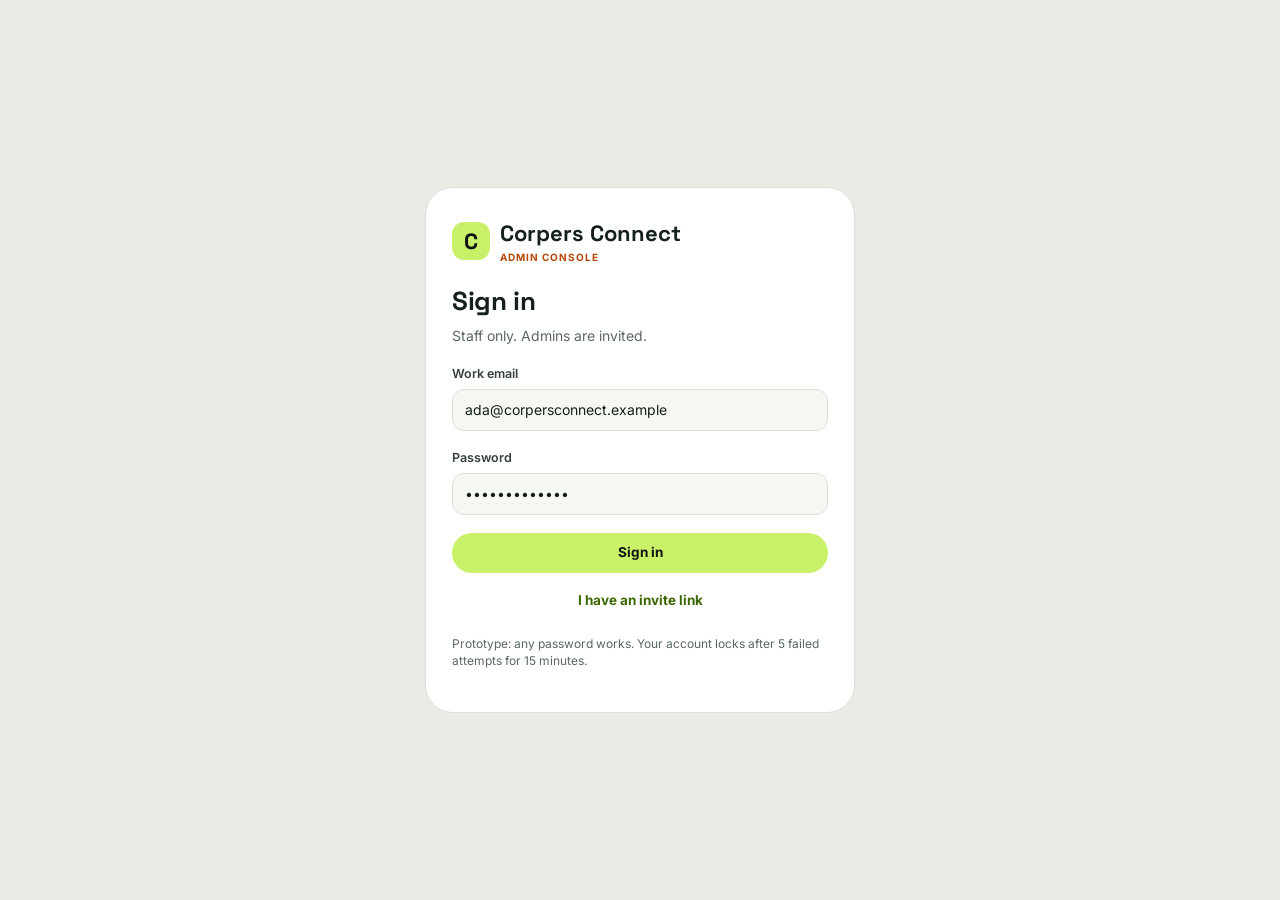
<file: admin.html>
<!DOCTYPE html>
<html lang="en">
<head>
<meta charset="utf-8">
<meta name="viewport" content="width=device-width, initial-scale=1">
<meta name="robots" content="noindex">
<title>Admin console — Corpers Connect (prototype)</title>
<link rel="icon" type="image/svg+xml" href="icons/favicon.svg">
<link rel="icon" type="image/png" sizes="32x32" href="icons/favicon-32.png">
<link rel="icon" type="image/png" sizes="16x16" href="icons/favicon-16.png">
<link rel="apple-touch-icon" href="icons/apple-touch-icon.png">
<link rel="stylesheet" href="theme.css"><script src="theme.js"></script>
<link rel="preconnect" href="https://fonts.googleapis.com">
<link href="https://fonts.googleapis.com/css2?family=Space+Grotesk:wght@500;700&family=Inter:wght@400;500;600;700;800&display=swap" rel="stylesheet">
<link rel="stylesheet" href="admin.css">
</head>
<body>
<div id="root"></div>
<script src="admin-data.js"></script>
<script src="admin-core.js"></script>
<script src="admin-views.js"></script>
</body>
</html>
</file>
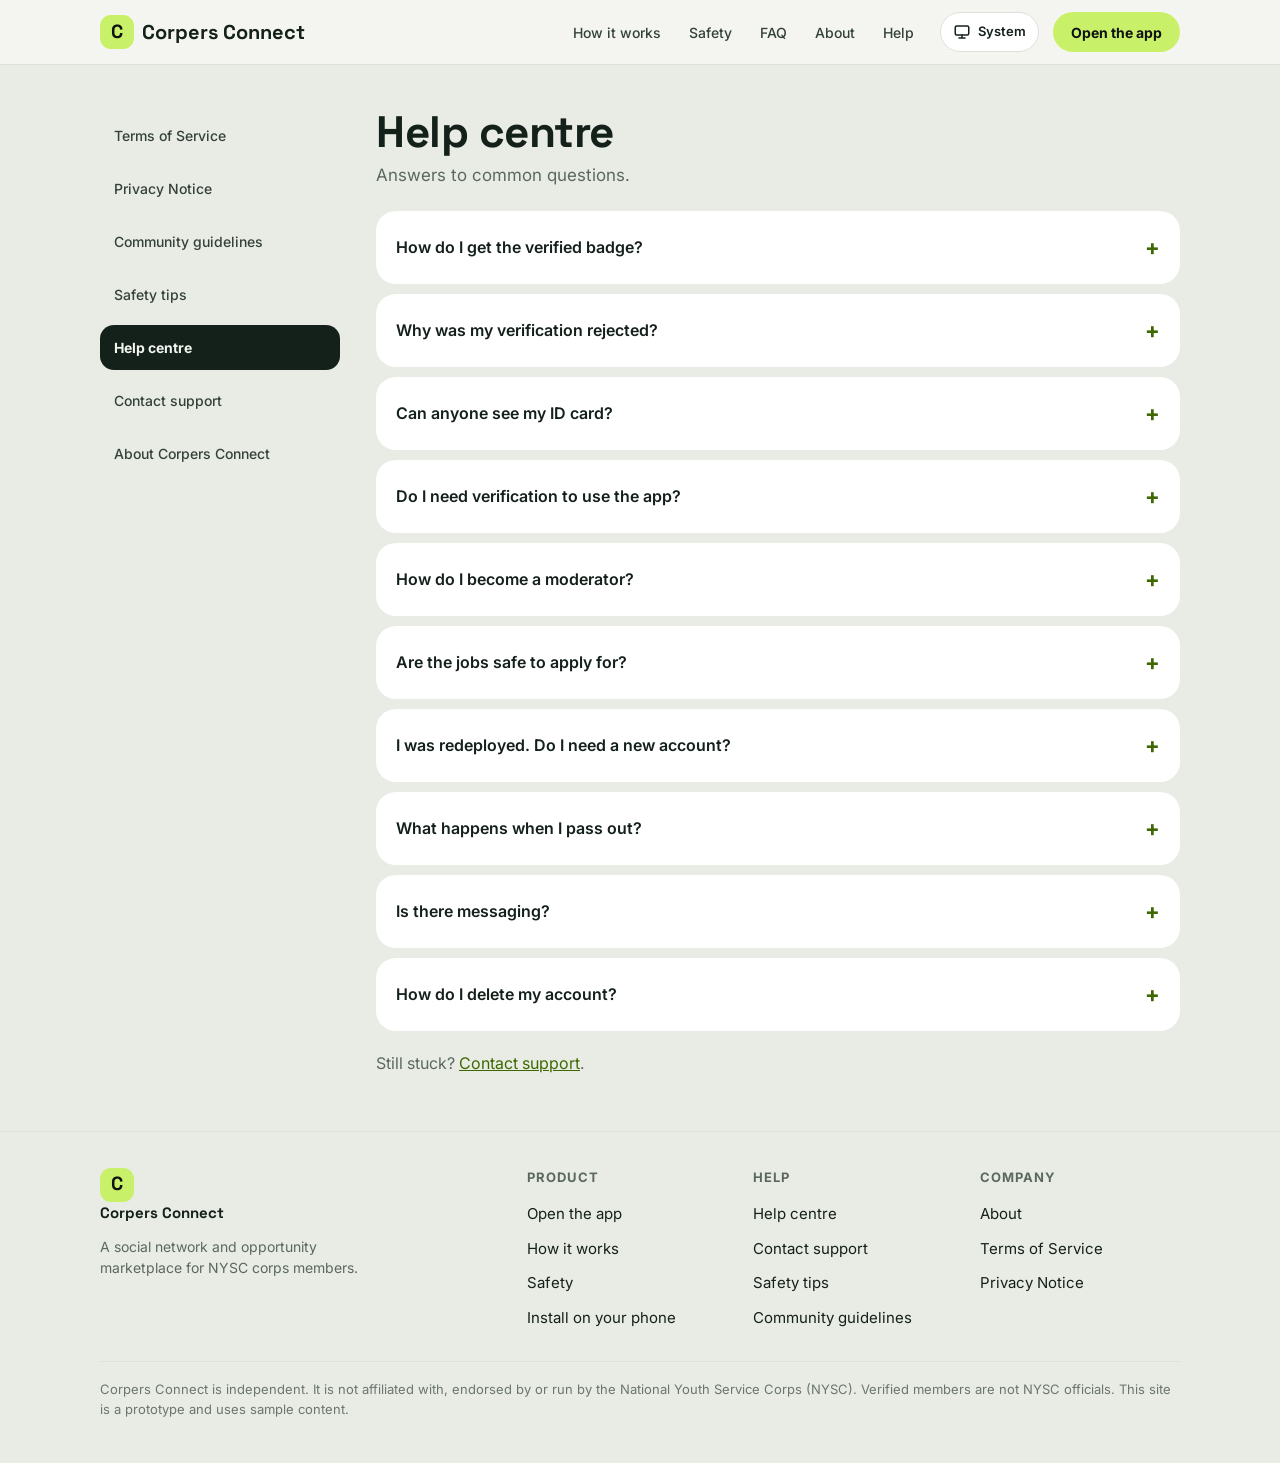
<file: info.html>
<!DOCTYPE html>
<html lang="en">
<head>
<meta charset="utf-8">
<meta name="viewport" content="width=device-width, initial-scale=1">
<title>Help, safety and legal — Corpers Connect</title>
<link rel="icon" type="image/svg+xml" href="icons/favicon.svg">
<link rel="icon" type="image/png" sizes="32x32" href="icons/favicon-32.png">
<link rel="icon" type="image/png" sizes="16x16" href="icons/favicon-16.png">
<link rel="apple-touch-icon" href="icons/apple-touch-icon.png">
<meta property="og:type" content="website">
<meta property="og:site_name" content="Corpers Connect">
<meta property="og:title" content="Help, safety and legal — Corpers Connect">
<meta property="og:description" content="Terms, privacy, community guidelines, safety tips, help centre and contact for Corpers Connect.">
<meta property="og:image" content="https://corperconnect-cn.vercel.app/media/og-image.png">
<meta property="og:image:width" content="1200">
<meta property="og:image:height" content="630">
<meta name="twitter:card" content="summary_large_image">
<meta name="twitter:title" content="Help, safety and legal — Corpers Connect">
<meta name="twitter:image" content="https://corperconnect-cn.vercel.app/media/og-image.png">
<meta name="description" content="Terms, privacy, community guidelines, safety tips, help centre and contact for Corpers Connect.">
<link rel="stylesheet" href="theme.css"><script src="theme.js"></script>
<link rel="preconnect" href="https://fonts.googleapis.com">
<link href="https://fonts.googleapis.com/css2?family=Space+Grotesk:wght@500;700&family=Inter:wght@400;500;600;700;800&display=swap" rel="stylesheet">
<link rel="stylesheet" href="public.css">
</head>
<body>
<a class="skip" href="#main">Skip to content</a>
<header id="site-header"></header>
<main id="main" class="wrap">
  <div class="info-wrap">
    <nav class="info-nav" id="info-nav" aria-label="Pages"></nav>
    <div class="info-main" id="info-main" tabindex="-1"></div>
  </div>
</main>
<footer id="site-footer"></footer>
<script src="public.js"></script>
<script>
const NOTE='<div class="notice">Prototype copy. This text is a draft for design purposes and has not been reviewed by a lawyer. It is not legal advice.</div>';
const sec=(h,b)=>`<div class="doc"><h2>${h}</h2>${b}</div>`;
const p=t=>`<p>${t}</p>`;
const ul=a=>`<ul>${a.map(x=>`<li>${x}</li>`).join('')}</ul>`;
const ol=a=>`<ol>${a.map(x=>`<li>${x}</li>`).join('')}</ol>`;

const FAQ=[
['How do I get the verified badge?','Open Profile, then Verification. Upload a clear photo of the NYSC ID card issued at camp and enter your call-up number. Our team reviews it by hand, usually within 48 hours.'],
['Why was my verification rejected?','Common reasons are a blurry photo, a cropped card, or details that do not match your profile. Fix it and resubmit, or appeal.'],
['Can anyone see my ID card?','No. Only our verification team can open it. Moderators and community admins never can. The image is deleted 7 days after a decision.'],
['Do I need verification to use the app?','No. Without verification you can browse, follow people, ask questions, post and join public communities. Verification unlocks jobs, items, rooms, events, creating communities and official communities.'],
['How do I become a moderator?','Open a community, choose Apply to moderate, and upload your ID card. The platform team makes the final decision.'],
['Are the jobs safe to apply for?','The verified badge confirms NYSC membership, not that a job is genuine. Never pay to get a job. Report listings that ask for money.'],
['I was redeployed. Do I need a new account?','No. Update your service information under Profile, Service information, Redeployment.'],
['What happens when I pass out?','Your account stays. Your status changes to Alumni after you upload your passing-out certificate. You keep your posts, followers and communities.'],
['Is there messaging?','Not yet. Contact happens through WhatsApp or phone on listings, chosen by the owner.'],
['How do I delete my account?','Settings, Account and security, Delete account. You have 30 days to change your mind before it is final.']
];

const PAGES={
terms:{t:'Terms of Service',lede:'The rules for using Corpers Connect.',html:()=>NOTE+
 sec('1. Who we are',p('Corpers Connect is a social network and opportunity marketplace for NYSC corps members. It is independent. It is not affiliated with, endorsed by or run by the National Youth Service Corps.'))+
 sec('2. Who can use it',p('Prospective, serving and former corps members who are 18 or older. One account per person. Give accurate information and keep your sign-in details safe.'))+
 sec('3. Verification',p('Verification confirms NYSC membership only. We may reject or revoke it. ID images are reviewed by our team and deleted shortly after a decision.'))+
 sec('4. Your content',p('You own what you post. You allow us to host and show it on the service. You are responsible for it. We may remove content that breaks these rules.'))+
 sec('5. Acceptable use',ul(['No harassment, hate, threats or sexual content.','No scams, fake listings or impersonation.','No spam or scraping.','Respect other people’s privacy.']))+
 sec('6. Jobs, items, rooms and events',p('Listings are posted by members. We do not guarantee any listing or transaction and we do not handle payments. <b>You must not charge people to apply for a job.</b> Do your own checks before you pay anyone.'))+
 sec('7. Moderation and appeals',p('Reports are reviewed by community moderators and our team. You can appeal significant decisions.'))+
 sec('8. Ending your account',p('You can delete your account at any time. We may suspend or remove accounts that break these terms.'))+
 sec('9. Changes and contact',p('We will tell you about important changes. Questions? Use the contact page.'))},
privacy:{t:'Privacy Notice',lede:'What we collect, why, and the choices you have.',html:()=>NOTE+
 sec('What we collect',ul(['Account details: email or phone, password (stored securely).','Profile: name, username, bio, photo, interests.','NYSC information you add: batch, stream, state, LGA, camp, PPA.','Posts, comments, listings and media you share.','If you verify: a photo of your NYSC ID card and your call-up number.']))+
 sec('Your ID card',p('Only our verification team can see it. Community moderators and admins never can. We delete the image 7 days after we make a decision. We keep only the decision, reviewer, reason and time.'))+
 sec('Who sees what',p('PPA and exact location are private by default. You control who sees your profile and service information. Phone numbers on listings appear only when someone taps to reveal.'))+
 sec('How we use it',ul(['To run the app and show you relevant content.','To keep the platform safe and review reports.','To send notifications you choose.','To improve the product with usage statistics that do not include sensitive data.']))+
 sec('Who we share it with',p('Service providers that help us run the app (hosting, storage, email, SMS, notifications, error tracking). We do not sell personal data.'))+
 sec('Your rights',ul(['See and download your data.','Correct your details.','Delete your account.','Control notifications and visibility.']))+
 sec('How long we keep it',p('Your data stays while your account is active. ID images are deleted 7 days after a decision. Deleted accounts are removed and content is anonymised after 30 days.'))+
 sec('Contact',p('Questions or requests about your data? Use the contact page and choose Account.'))},
about:{t:'About Corpers Connect',lede:'A home for the NYSC experience.',html:()=>
 sec('What it is',p('Corpers Connect is a social network and an opportunity marketplace for NYSC corps members. Share camp life, find jobs, rooms, items and events, and keep your friends after passing out.'))+
 sec('Two equal halves',p('Social posts and communities sit beside jobs, marketplace, accommodation and events. Neither is a side feature.'))+
 sec('Independent',p('We are not affiliated with NYSC. Moderators and verified members are corps members, not NYSC officials.'))+
 sec('Built for phones',p('Most corps members use a phone, often on mobile data. The app is light, works on weak networks and can be added to your home screen.'))+
 sec('Get in touch',p('Visit the <a href="#contact">contact page</a> or the <a href="#help">help centre</a>.'))},
guidelines:{t:'Community guidelines',lede:'How we keep the community respectful and safe.',html:()=>
 sec('The basics',ol(['Treat every corps member with respect. No harassment, bullying or hate speech.','Do not pretend to be NYSC, the platform, a moderator or another person.','Only authorised accounts post official announcements. Label rumours as rumours.','No scams, fake listings or misleading prices. Never ask people to pay to get a job, an interview or a place.','Keep listings in Marketplace, Jobs and Accommodation, not community feeds.','No sexual content, threats or graphic violence.','Do not share other people’s private information, including phone numbers, addresses, ID details or PPA locations.','Do not spam. No repeated promotions, referral links or mass tagging.','Report problems instead of escalating them yourself.','Moderators are volunteers. Be kind to them.']))+
 sec('What happens if rules are broken',p('Content may be removed, accounts may be restricted, suspended or banned, depending on how serious it is. Confirmed job or rental scams lead to immediate suspension. You can appeal significant decisions.'))},
safety:{t:'Safety tips',lede:'Stay safe when you meet, pay or share.',html:()=>
 sec('Jobs',ul(['Never pay a fee to get a job or an interview.','Check the employer is real before you share documents.','Be careful with pay that sounds too good to be true.','Report listings that ask for money.']))+
 sec('Accommodation',ul(['Always inspect the place in person before paying anything.','Confirm the person has the right to rent or hand it over.','Get the rent and every fee in writing.','Report listings that pressure you to pay quickly.']))+
 sec('Marketplace',ul(['Meet in public, busy places.','Check items before paying.','Be careful with payment in advance.']))+
 sec('Meetups and events',ul(['Tell a friend where you are going.','Meet in public venues.','Leave if something feels off.']))+
 sec('Personal information',ul(['Keep your PPA private unless you trust someone.','Never share your call-up number or documents in posts.','No one from the platform will ever ask for your password or a code.']))},
help:{t:'Help centre',lede:'Answers to common questions.',html:()=>`<div class="faq" style="max-width:none">${FAQ.map(([q,a])=>`<details><summary>${q}</summary><p>${a}</p></details>`).join('')}</div><p class="muted" style="margin-top:20px">Still stuck? <a href="#contact">Contact support</a>.</p>`},
contact:{t:'Contact support',lede:'Tell us what happened. We reply by email within 2 working days.',html:()=>`<div class="ok-card" id="ok"><b class="hd" style="font-size:20px">Message sent</b><p class="muted" style="margin:6px 0 0">Thanks. We will reply by email. This is a prototype, so nothing was actually sent.</p></div>
 <form id="cf" novalidate>
  <div class="field"><label for="c-topic">Topic</label><select class="inp" id="c-topic"><option>Verification</option><option>Moderator application</option><option>Report a scam</option><option>Account</option><option>Something else</option></select></div>
  <div class="field"><label for="c-email">Your email</label><input class="inp" id="c-email" type="email" placeholder="you@example.com" autocomplete="email"><span class="err" id="e-email"></span></div>
  <div class="field"><label for="c-msg">Message</label><textarea class="inp" id="c-msg" placeholder="Tell us what happened. Never include your password."></textarea><span class="err" id="e-msg"></span></div>
  <button class="btn lime" type="submit">Send message</button>
 </form>`,init(){
  const f=document.getElementById('cf');
  f.addEventListener('submit',e=>{e.preventDefault();let ok=true;
   const em=document.getElementById('c-email').value.trim(),ms=document.getElementById('c-msg').value.trim();
   document.getElementById('e-email').textContent=/^[^\s@]+@[^\s@]+\.[^\s@]{2,}$/.test(em)?'':'Enter a valid email address.';
   document.getElementById('e-msg').textContent=ms.length>=10?'':'Add a few more details (10 characters or more).';
   ok=!document.querySelector('.err:not(:empty)');
   if(ok){f.style.display='none';document.getElementById('ok').classList.add('show');}
  });}}
};
const ORDER=['terms','privacy','guidelines','safety','help','contact','about'];
function current(){const h=location.hash.replace('#','');if(PAGES[h])return h;const seg=location.pathname.split('/').filter(Boolean).pop()||'';const s=seg.replace('.html','');if(PAGES[s])return s;return 'help';}
function render(){
  const k=current(),pg=PAGES[k];
  document.title=pg.t+' — Corpers Connect';
  document.getElementById('info-nav').innerHTML=ORDER.map(x=>`<a href="#${x}" class="${x===k?'on':''}" ${x===k?'aria-current="page"':''}>${PAGES[x].t}</a>`).join('');
  const m=document.getElementById('info-main');
  m.innerHTML=`<h1 class="hd">${pg.t}</h1><p class="lede">${pg.lede}</p>${pg.html()}`;
  if(pg.init)pg.init();
  window.scrollTo({top:0});
}
window.addEventListener('hashchange',render);render();
</script>
</body>
</html>
</file>
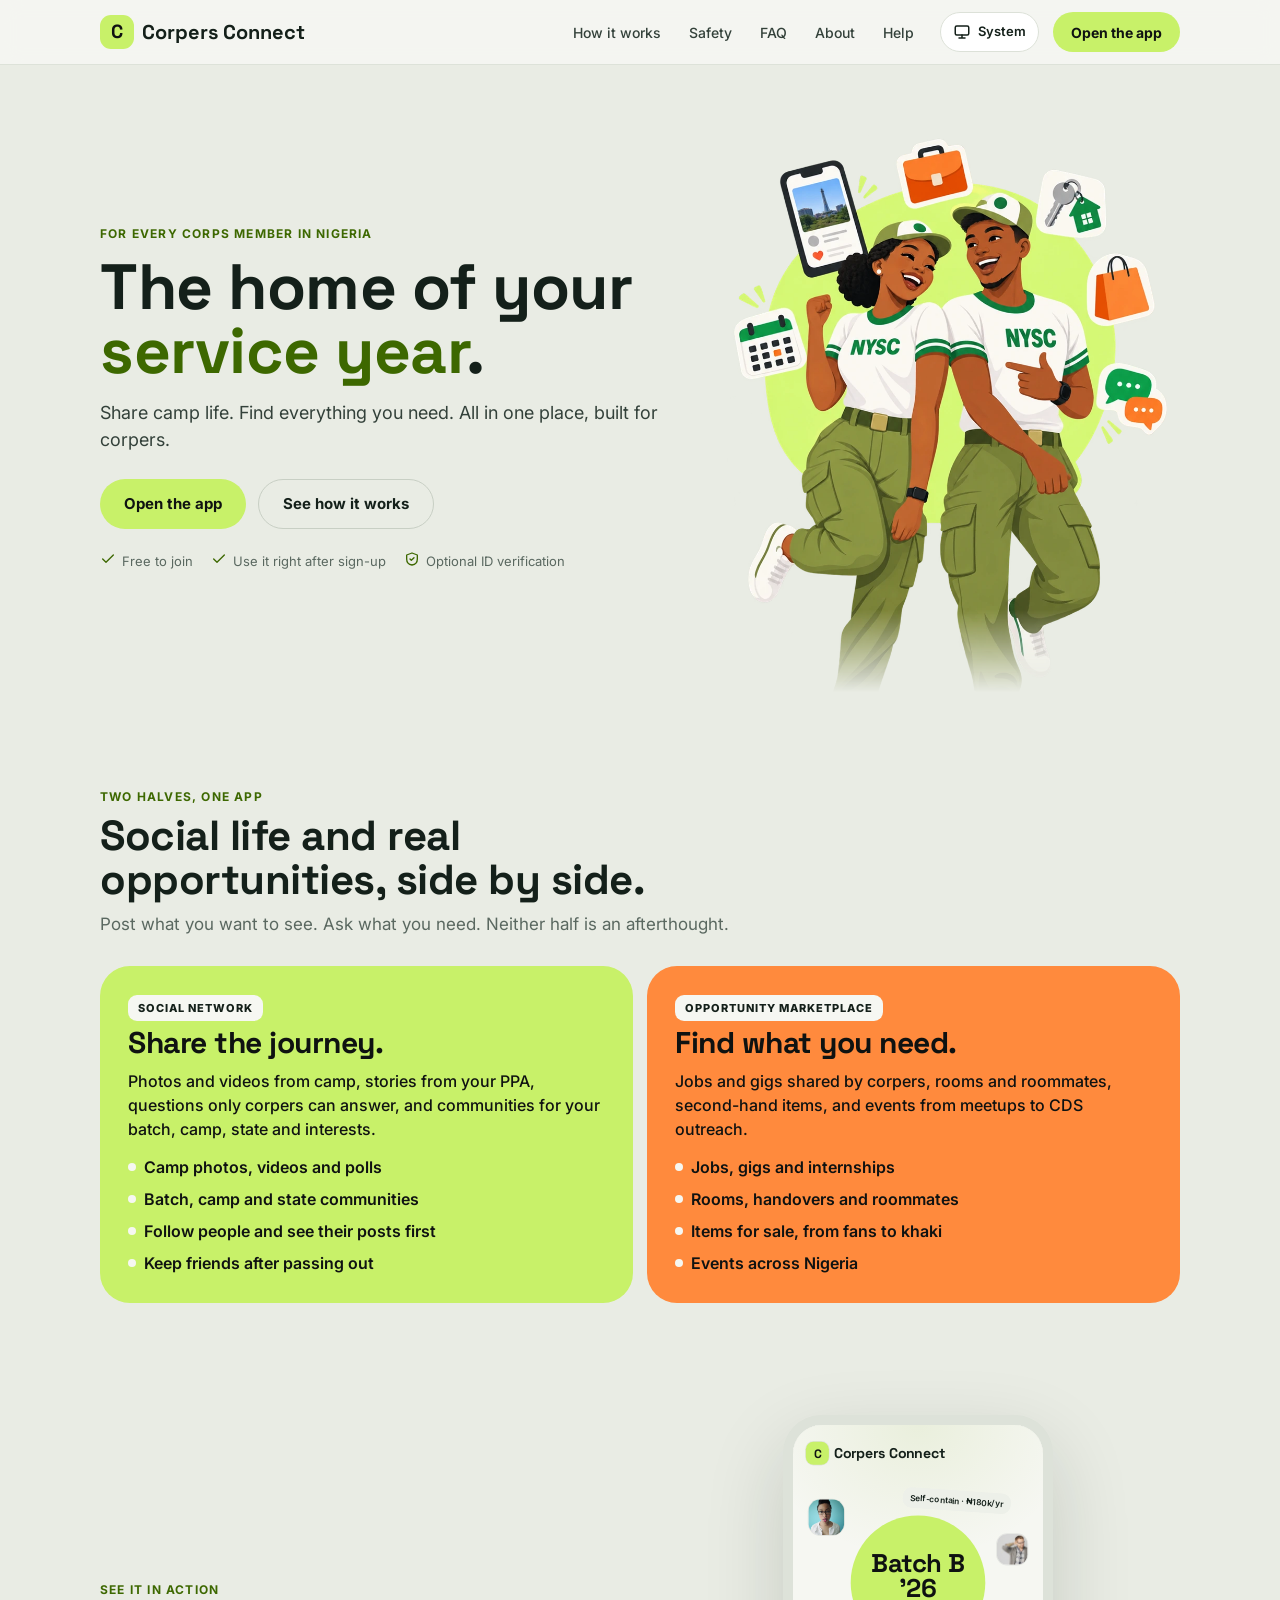
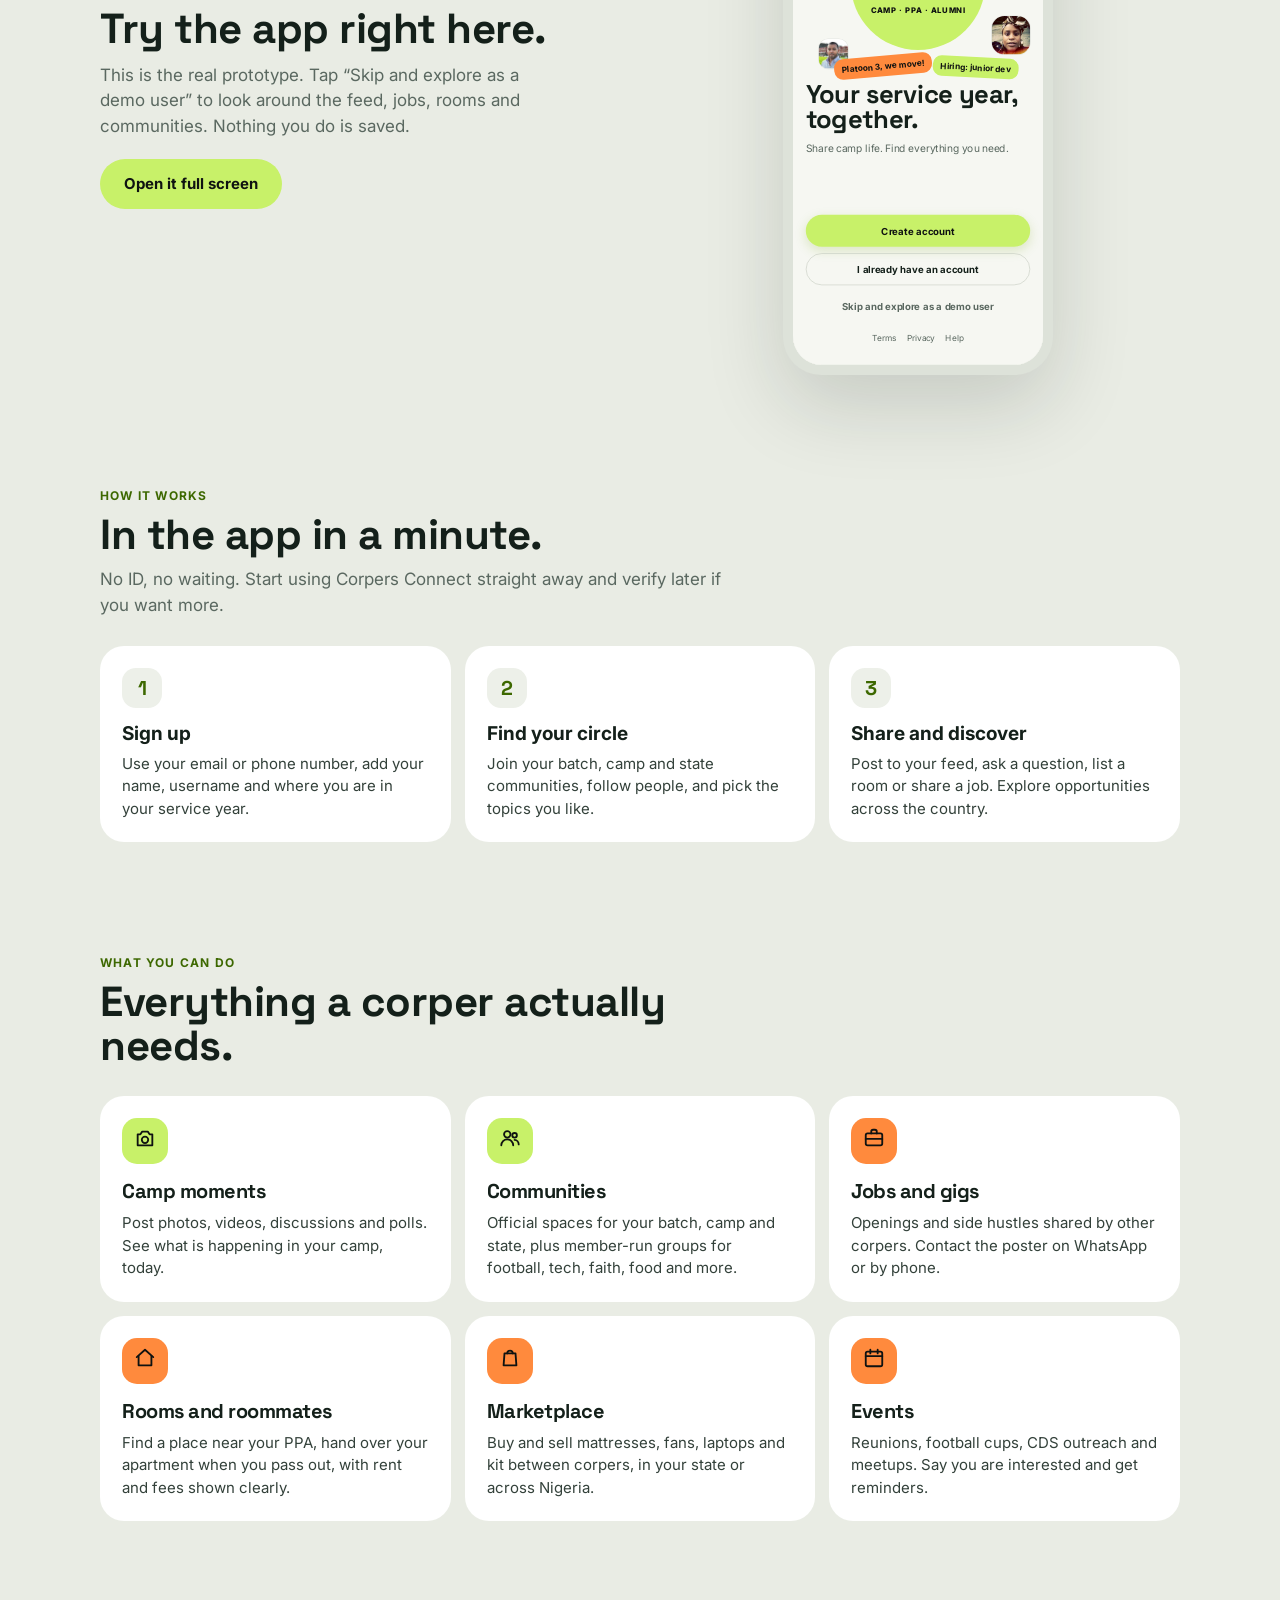
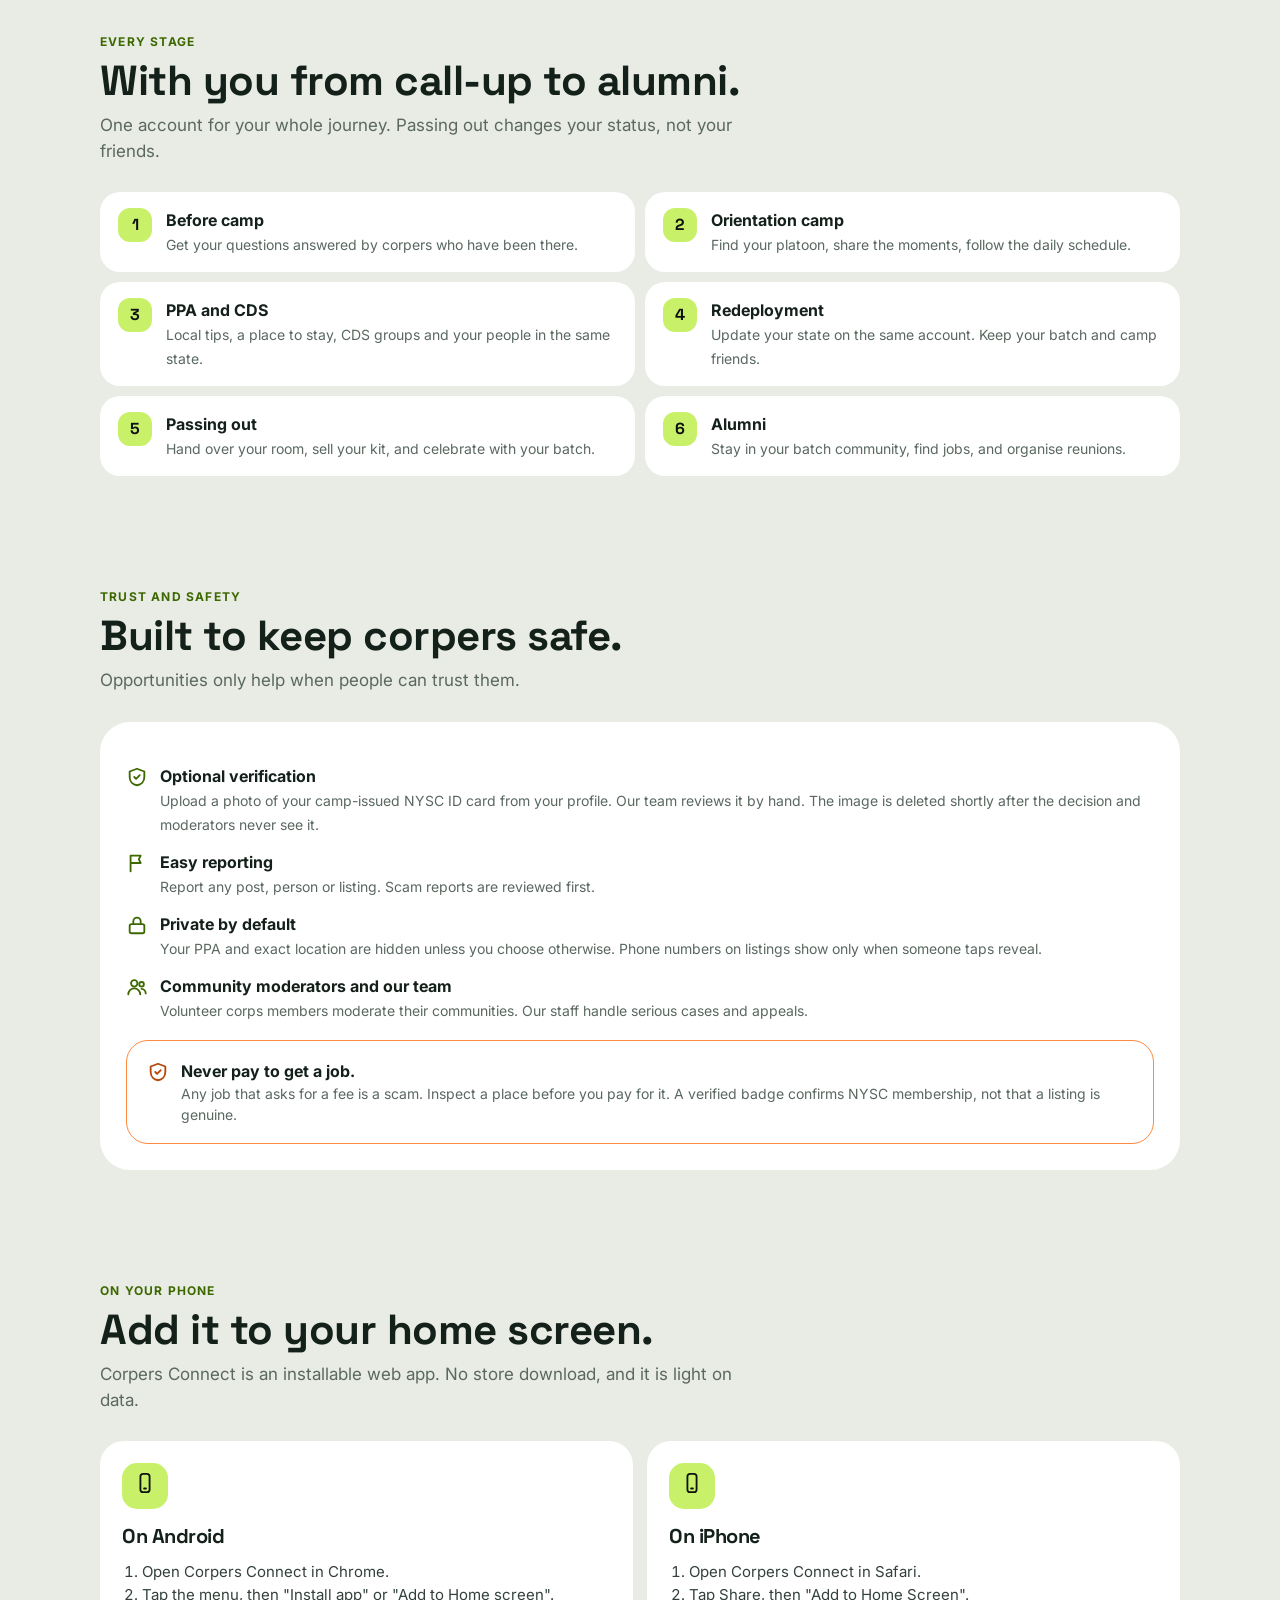
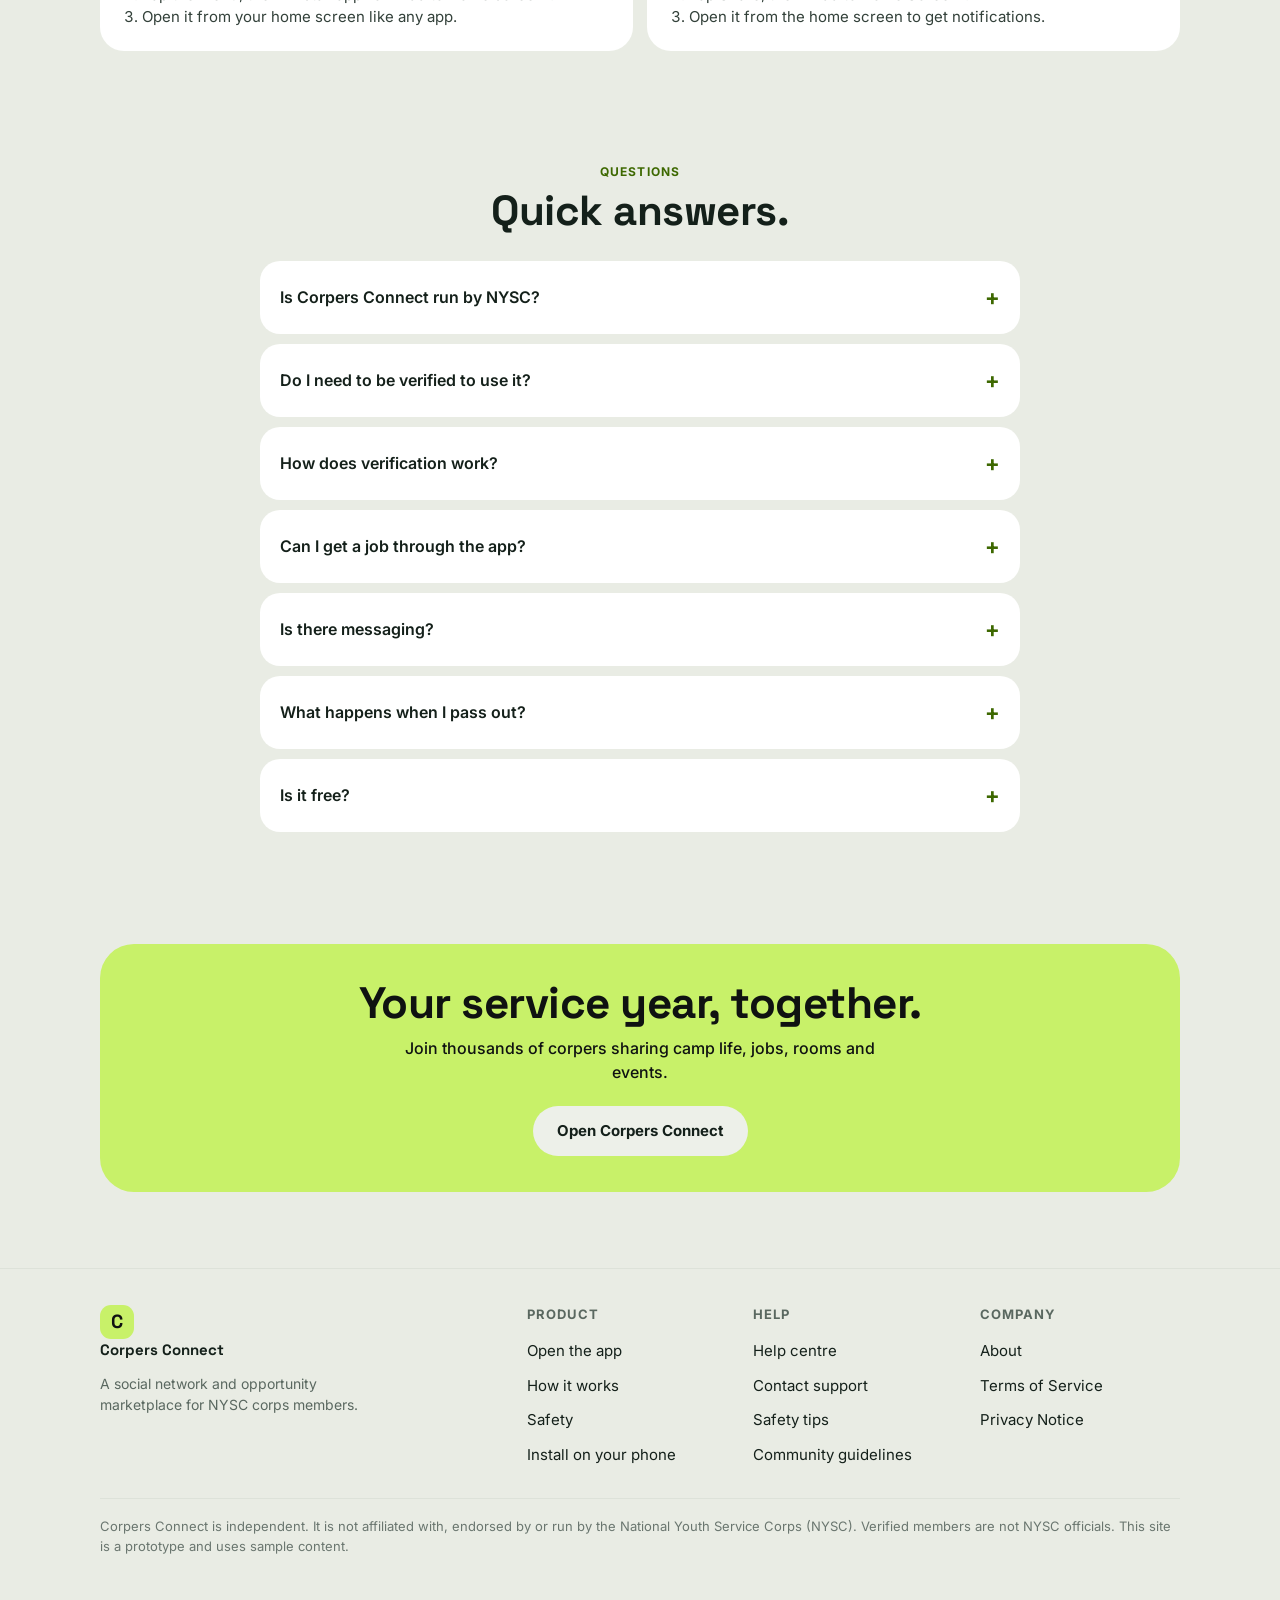
<file: landing.html>
<!DOCTYPE html>
<html lang="en">
<head>
<meta charset="utf-8">
<meta name="viewport" content="width=device-width, initial-scale=1">
<title>Corpers Connect — the home of the NYSC experience</title>
<link rel="icon" type="image/svg+xml" href="icons/favicon.svg">
<link rel="icon" type="image/png" sizes="32x32" href="icons/favicon-32.png">
<link rel="icon" type="image/png" sizes="16x16" href="icons/favicon-16.png">
<link rel="apple-touch-icon" href="icons/apple-touch-icon.png">
<meta property="og:type" content="website">
<meta property="og:site_name" content="Corpers Connect">
<meta property="og:title" content="Corpers Connect — the home of the NYSC experience">
<meta property="og:description" content="A social network and opportunity marketplace for NYSC corps members. Share camp life, find jobs, rooms, items and events.">
<meta property="og:image" content="https://corperconnect-cn.vercel.app/media/og-image.png">
<meta property="og:image:width" content="1200">
<meta property="og:image:height" content="630">
<meta name="twitter:card" content="summary_large_image">
<meta name="twitter:title" content="Corpers Connect — the home of the NYSC experience">
<meta name="twitter:image" content="https://corperconnect-cn.vercel.app/media/og-image.png">
<meta name="description" content="A social network and opportunity marketplace for NYSC corps members. Share camp life, find jobs, rooms, items and events, and keep the friendships after passing out.">
<link rel="stylesheet" href="theme.css"><script src="theme.js"></script>
<link rel="preconnect" href="https://fonts.googleapis.com">
<link href="https://fonts.googleapis.com/css2?family=Space+Grotesk:wght@500;700&family=Inter:wght@400;500;600;700;800&display=swap" rel="stylesheet">
<link rel="stylesheet" href="public.css">
</head>
<body>
<a class="skip" href="#main">Skip to content</a>
<header id="site-header"></header>
<main id="main">

<section class="hero">
  <div class="wrap">
    <div>
      <div class="eyebrow">For every corps member in Nigeria</div>
      <h1 class="hd">The home of your <em>service year</em>.</h1>
      <p class="lead">Share camp life. Find everything you need. All in one place, built for corpers.</p>
      <div class="cta-row">
        <a class="btn lime" href="index.html">Open the app</a>
        <a class="btn outline" href="#how">See how it works</a>
      </div>
      <div class="trust-row">
        <span><i data-icon="check" data-size="16"></i> Free to join</span>
        <span><i data-icon="check" data-size="16"></i> Use it right after sign-up</span>
        <span><i data-icon="shield" data-size="16"></i> Optional ID verification</span>
      </div>
    </div>
    <div class="hero-art">
      <picture><source srcset="media/hero/hero-illustration.webp" type="image/webp"><img class="hero-ill" src="media/hero/hero-illustration.png" width="900" height="1125" fetchpriority="high" alt="Illustration of a young woman and man in NYSC uniform laughing together, surrounded by a phone feed, a job bag, a house key, a shopping bag, a calendar and chat bubbles" onerror="this.closest('.hero-art').classList.add('no-ill');this.closest('picture').remove()"></picture>
      <div class="phone fb"><div class="screen"><iframe src="index.html" title="Corpers Connect app preview" loading="lazy"></iframe></div></div>
    </div>
  </div>
</section>

<section id="halves">
  <div class="wrap">
    <div class="sec-hd"><div class="eyebrow">Two halves, one app</div><h2 class="hd">Social life and real opportunities, side by side.</h2><p>Post what you want to see. Ask what you need. Neither half is an afterthought.</p></div>
    <div class="halves">
      <div class="half s">
        <span class="tag">Social network</span>
        <h3 class="hd">Share the journey.</h3>
        <p style="margin:0;font-weight:500">Photos and videos from camp, stories from your PPA, questions only corpers can answer, and communities for your batch, camp, state and interests.</p>
        <ul><li>Camp photos, videos and polls</li><li>Batch, camp and state communities</li><li>Follow people and see their posts first</li><li>Keep friends after passing out</li></ul>
      </div>
      <div class="half o">
        <span class="tag">Opportunity marketplace</span>
        <h3 class="hd">Find what you need.</h3>
        <p style="margin:0;font-weight:500">Jobs and gigs shared by corpers, rooms and roommates, second-hand items, and events from meetups to CDS outreach.</p>
        <ul><li>Jobs, gigs and internships</li><li>Rooms, handovers and roommates</li><li>Items for sale, from fans to khaki</li><li>Events across Nigeria</li></ul>
      </div>
    </div>
  </div>
</section>

<section id="preview">
  <div class="wrap preview-grid">
    <div>
      <div class="eyebrow">See it in action</div>
      <h2 class="hd" style="font-size:clamp(28px,6vw,42px);line-height:1.05;margin:8px 0 12px;font-weight:700">Try the app right here.</h2>
      <p class="muted" style="font-size:17px;margin:0 0 20px;max-width:460px">This is the real prototype. Tap “Skip and explore as a demo user” to look around the feed, jobs, rooms and communities. Nothing you do is saved.</p>
      <a class="btn lime" href="index.html">Open it full screen</a>
    </div>
    <div class="hero-art"><div class="phone"><div class="screen"><iframe src="index.html" title="Corpers Connect app preview" loading="lazy"></iframe></div></div></div>
  </div>
</section>

<section id="how">
  <div class="wrap">
    <div class="sec-hd"><div class="eyebrow">How it works</div><h2 class="hd">In the app in a minute.</h2><p>No ID, no waiting. Start using Corpers Connect straight away and verify later if you want more.</p></div>
    <div class="steps">
      <div class="step"><h3>Sign up</h3><p>Use your email or phone number, add your name, username and where you are in your service year.</p></div>
      <div class="step"><h3>Find your circle</h3><p>Join your batch, camp and state communities, follow people, and pick the topics you like.</p></div>
      <div class="step"><h3>Share and discover</h3><p>Post to your feed, ask a question, list a room or share a job. Explore opportunities across the country.</p></div>
    </div>
  </div>
</section>

<section id="features">
  <div class="wrap">
    <div class="sec-hd"><div class="eyebrow">What you can do</div><h2 class="hd">Everything a corper actually needs.</h2></div>
    <div class="grid c3">
      <div class="card"><div class="ico"><i data-icon="camera" data-size="22"></i></div><h3 class="hd">Camp moments</h3><p>Post photos, videos, discussions and polls. See what is happening in your camp, today.</p></div>
      <div class="card"><div class="ico"><i data-icon="users" data-size="22"></i></div><h3 class="hd">Communities</h3><p>Official spaces for your batch, camp and state, plus member-run groups for football, tech, faith, food and more.</p></div>
      <div class="card"><div class="ico or"><i data-icon="briefcase" data-size="22"></i></div><h3 class="hd">Jobs and gigs</h3><p>Openings and side hustles shared by other corpers. Contact the poster on WhatsApp or by phone.</p></div>
      <div class="card"><div class="ico or"><i data-icon="home" data-size="22"></i></div><h3 class="hd">Rooms and roommates</h3><p>Find a place near your PPA, hand over your apartment when you pass out, with rent and fees shown clearly.</p></div>
      <div class="card"><div class="ico or"><i data-icon="bag" data-size="22"></i></div><h3 class="hd">Marketplace</h3><p>Buy and sell mattresses, fans, laptops and kit between corpers, in your state or across Nigeria.</p></div>
      <div class="card"><div class="ico or"><i data-icon="cal" data-size="22"></i></div><h3 class="hd">Events</h3><p>Reunions, football cups, CDS outreach and meetups. Say you are interested and get reminders.</p></div>
    </div>
  </div>
</section>

<section id="stages">
  <div class="wrap">
    <div class="sec-hd"><div class="eyebrow">Every stage</div><h2 class="hd">With you from call-up to alumni.</h2><p>One account for your whole journey. Passing out changes your status, not your friends.</p></div>
    <div class="journey">
      <div class="j"><span class="n">1</span><div><b>Before camp</b><span class="t">Get your questions answered by corpers who have been there.</span></div></div>
      <div class="j"><span class="n">2</span><div><b>Orientation camp</b><span class="t">Find your platoon, share the moments, follow the daily schedule.</span></div></div>
      <div class="j"><span class="n">3</span><div><b>PPA and CDS</b><span class="t">Local tips, a place to stay, CDS groups and your people in the same state.</span></div></div>
      <div class="j"><span class="n">4</span><div><b>Redeployment</b><span class="t">Update your state on the same account. Keep your batch and camp friends.</span></div></div>
      <div class="j"><span class="n">5</span><div><b>Passing out</b><span class="t">Hand over your room, sell your kit, and celebrate with your batch.</span></div></div>
      <div class="j"><span class="n">6</span><div><b>Alumni</b><span class="t">Stay in your batch community, find jobs, and organise reunions.</span></div></div>
    </div>
  </div>
</section>

<section id="trust">
  <div class="wrap">
    <div class="sec-hd"><div class="eyebrow">Trust and safety</div><h2 class="hd">Built to keep corpers safe.</h2><p>Opportunities only help when people can trust them.</p></div>
    <div class="safe">
      <ul>
        <li><i data-icon="shield" data-size="22"></i><div><b>Optional verification</b><span>Upload a photo of your camp-issued NYSC ID card from your profile. Our team reviews it by hand. The image is deleted shortly after the decision and moderators never see it.</span></div></li>
        <li><i data-icon="flag" data-size="22"></i><div><b>Easy reporting</b><span>Report any post, person or listing. Scam reports are reviewed first.</span></div></li>
        <li><i data-icon="lock" data-size="22"></i><div><b>Private by default</b><span>Your PPA and exact location are hidden unless you choose otherwise. Phone numbers on listings show only when someone taps reveal.</span></div></li>
        <li><i data-icon="users" data-size="22"></i><div><b>Community moderators and our team</b><span>Volunteer corps members moderate their communities. Our staff handle serious cases and appeals.</span></div></li>
      </ul>
      <div class="callout"><i data-icon="shield" data-size="22"></i><div><b>Never pay to get a job.</b><span class="muted" style="display:block;font-size:14px">Any job that asks for a fee is a scam. Inspect a place before you pay for it. A verified badge confirms NYSC membership, not that a listing is genuine.</span></div></div>
    </div>
  </div>
</section>

<section id="install">
  <div class="wrap">
    <div class="sec-hd"><div class="eyebrow">On your phone</div><h2 class="hd">Add it to your home screen.</h2><p>Corpers Connect is an installable web app. No store download, and it is light on data.</p></div>
    <div class="install">
      <div class="card"><div class="ico"><i data-icon="phone" data-size="22"></i></div><h3 class="hd">On Android</h3><ol><li>Open Corpers Connect in Chrome.</li><li>Tap the menu, then "Install app" or "Add to Home screen".</li><li>Open it from your home screen like any app.</li></ol></div>
      <div class="card"><div class="ico"><i data-icon="phone" data-size="22"></i></div><h3 class="hd">On iPhone</h3><ol><li>Open Corpers Connect in Safari.</li><li>Tap Share, then "Add to Home Screen".</li><li>Open it from the home screen to get notifications.</li></ol></div>
    </div>
  </div>
</section>

<section id="faq">
  <div class="wrap">
    <div class="sec-hd"><div class="eyebrow">Questions</div><h2 class="hd">Quick answers.</h2></div>
    <div class="faq">
      <details><summary>Is Corpers Connect run by NYSC?</summary><p>No. It is independent and not affiliated with or endorsed by the National Youth Service Corps. Verified members and moderators are corps members, not NYSC officials.</p></details>
      <details><summary>Do I need to be verified to use it?</summary><p>No. You can use the app right after signing up. You can ask questions, post and join public communities. Verification unlocks posting jobs, items, rooms and events, creating communities and official batch, camp and state communities.</p></details>
      <details><summary>How does verification work?</summary><p>Upload a clear photo of the NYSC ID card issued at camp, plus your call-up number. Our team reviews it by hand, usually within 48 hours. The image is deleted 7 days after the decision.</p></details>
      <details><summary>Can I get a job through the app?</summary><p>Corps members share jobs, gigs and internships. You contact the poster on WhatsApp or by phone. Never pay a fee to get a job or an interview. Report any listing that asks for money.</p></details>
      <details><summary>Is there messaging?</summary><p>Not yet. Contact for jobs, rooms and items happens through WhatsApp or phone, chosen by the person who posted.</p></details>
      <details><summary>What happens when I pass out?</summary><p>Your account stays. Your status changes to Alumni and you keep your posts, followers and communities.</p></details>
      <details><summary>Is it free?</summary><p>Yes. There are no payments inside the app.</p></details>
    </div>
  </div>
</section>

<section>
  <div class="wrap">
    <div class="cta-band">
      <h2 class="hd">Your service year, together.</h2>
      <p>Join thousands of corpers sharing camp life, jobs, rooms and events.</p>
      <a class="btn dark" href="index.html">Open Corpers Connect</a>
    </div>
  </div>
</section>

</main>
<footer id="site-footer"></footer>
<script src="public.js"></script>
</body>
</html>
</file>
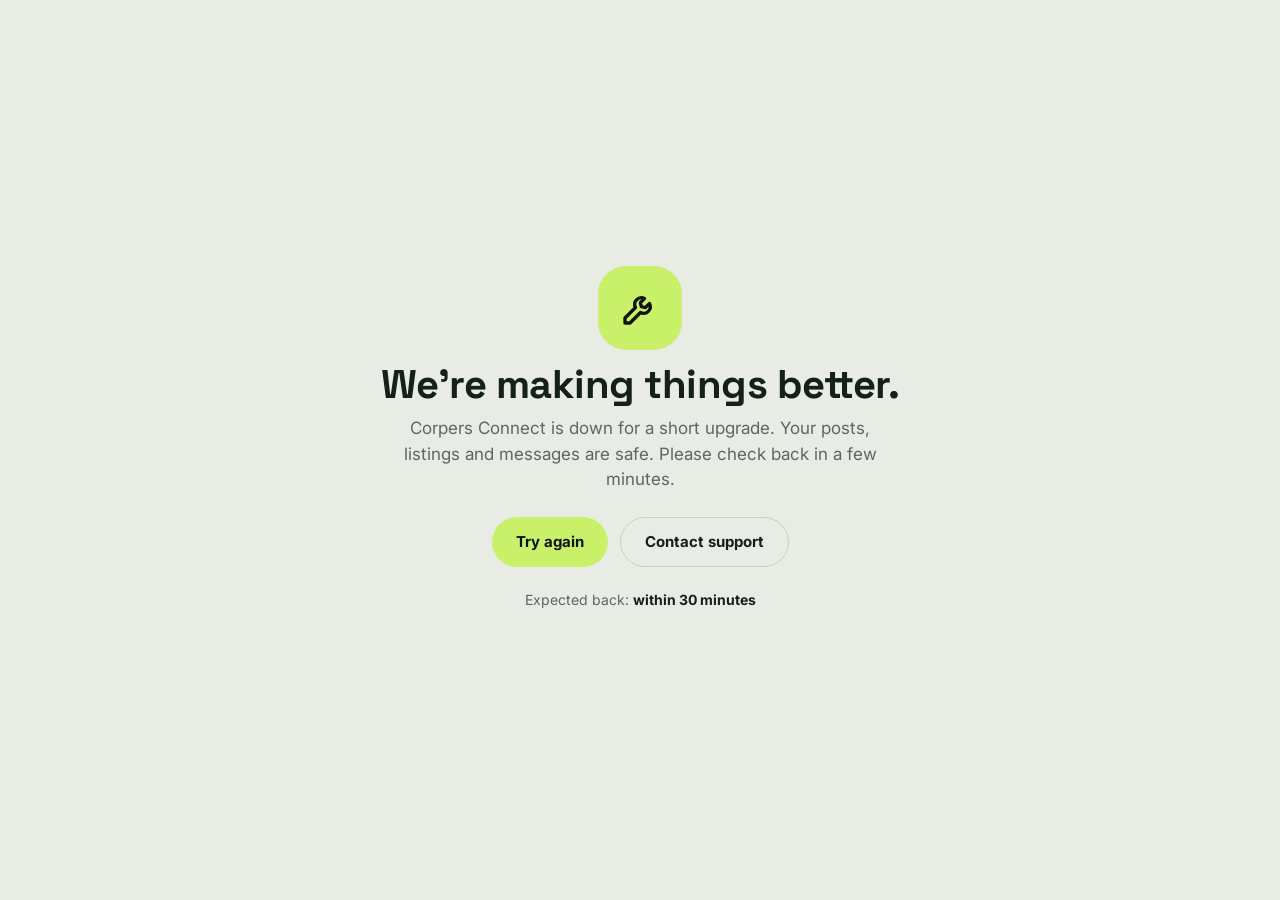
<file: maintenance.html>
<!DOCTYPE html>
<html lang="en">
<head>
<meta charset="utf-8">
<meta name="viewport" content="width=device-width, initial-scale=1">
<title>Back soon — Corpers Connect</title>
<link rel="icon" type="image/svg+xml" href="icons/favicon.svg">
<link rel="icon" type="image/png" sizes="32x32" href="icons/favicon-32.png">
<link rel="icon" type="image/png" sizes="16x16" href="icons/favicon-16.png">
<link rel="apple-touch-icon" href="icons/apple-touch-icon.png">
<link rel="stylesheet" href="/theme.css"><script src="/theme.js"></script>
<link rel="preconnect" href="https://fonts.googleapis.com">
<link href="https://fonts.googleapis.com/css2?family=Space+Grotesk:wght@500;700&family=Inter:wght@400;500;600;700;800&display=swap" rel="stylesheet">
<link rel="stylesheet" href="/public.css">
</head>
<body class="status">
<main>
  <div class="box">
    <div class="pulse" aria-hidden="true"><svg width="40" height="40" viewBox="0 0 24 24" fill="none" stroke="currentColor" stroke-width="2" stroke-linecap="round" stroke-linejoin="round"><path d="M14.7 6.3a4 4 0 0 0-5.4 5.4L3 18v3h3l6.3-6.3a4 4 0 0 0 5.4-5.4l-2.5 2.5-2.4-.6-.6-2.4z"/></svg></div>
    <h1 class="hd">We’re making things better.</h1>
    <p>Corpers Connect is down for a short upgrade. Your posts, listings and messages are safe. Please check back in a few minutes.</p>
    <div class="cta-row" style="justify-content:center">
      <button class="btn lime" onclick="location.reload()">Try again</button>
      <a class="btn outline" href="/info.html#contact">Contact support</a>
    </div>
    <p style="margin-top:22px;font-size:14px">Expected back: <b style="color:var(--text)">within 30 minutes</b></p>
  </div>
</main>
</body>
</html>
</file>
<file: theme.css>
/* Corpers Connect shared theme tokens. Dark is the brand default look. Light overrides below.
   Used by the member app, admin console, public pages and status pages. */
:root,[data-theme="dark"]{
  color-scheme:dark;
  --bg:#0F1211;--bg-deep:#0A0D0C;--surface:#1A1F1D;--raised:#232927;--drawer:#141817;--frame:#1C201F;
  --line:#2F3633;--line2:#3A423E;--line3:#4A5450;
  --text:#F2F4EF;--soft:#D3D8D4;--muted:#A3ABA5;--ph:#8A938D;
  --accent-text:#C8F169;--accent-border:#C8F169;--focus:#C8F169;--orange-text:#FF8A3D;--yellow-text:#FFD66B;
  --err:#FFA27F;--danger-text:#FFB59A;--danger-bg:#3A1E17;--blue-bg:#22304D;--blue-text:#B9CEFF;--warn-text:#FFD2B5;
  --ink:#0F1211;--on-dark:#F2F4EF;--inv-bg:#F2F4EF;--inv-fg:#0F1211;
  --phbg:#2A312E;--bubble:#1F2A1A;--pollfill:#3F5A1A;
  --unread:#202725;--hover:#1F2523;
  --hd-bg:rgba(10,13,12,.9);--shadow:rgba(0,0,0,.5);
}
:root[data-theme="light"],[data-theme="light"]{
  color-scheme:light;
  --bg:#F6F7F2;--bg-deep:#E9ECE4;--surface:#FFFFFF;--raised:#EDF0E9;--drawer:#FFFFFF;--frame:#DDE2D9;
  --line:#DCE1D8;--line2:#C8CFC4;--line3:#AFB8AB;
  --text:#14201A;--soft:#33413A;--muted:#5A6860;--ph:#6A766F;
  --accent-text:#3D6800;--accent-border:#6E9E00;--focus:#3D6800;--orange-text:#B54708;--yellow-text:#7A5C00;
  --err:#B3361A;--danger-text:#A3361A;--danger-bg:#FBE3DA;--blue-bg:#DDE6FB;--blue-text:#27468F;--warn-text:#7A3510;
  --ink:#0F1211;--on-dark:#F2F4EF;--inv-bg:#14201A;--inv-fg:#F2F4EF;
  --phbg:#E3E8E0;--bubble:#E6F2D5;--pollfill:#D4EBA6;
  --unread:#F0F6E2;--hover:#F1F4EC;
  --hd-bg:rgba(246,247,242,.9);--shadow:rgba(20,32,26,.16);
}
/* Text on dark translucent overlays (photo buttons, badges) stays light in both themes */
[style*="rgba(15,18,17"]{color:var(--on-dark)}
body{background:var(--bg-deep);color:var(--text)}
</file>
<file: premium.css>
/* Premium pass: flat feed, dark announcement cards, hairline controls, frosted nav, sliding Home header.
   Self-contained. To revert: delete the <link rel="stylesheet" href="premium.css"> line in index.html,
   or `git revert` the commits that touched this file. The Home header slide is the last-but-one block. */

/* ---------- Depth ---------- */
#app .scroll{background:radial-gradient(90% 300px at 50% 0,rgba(200,241,105,.07),transparent 70%) no-repeat}
[data-theme="light"] #app .scroll{background:radial-gradient(90% 300px at 50% 0,rgba(110,158,0,.09),transparent 70%) no-repeat}

/* ---------- Type: tighter, lighter, quieter metadata ---------- */
#app .topbar h1{font-weight:600;letter-spacing:-.02em}
#app[data-s="home"] header .hd{font-weight:600;letter-spacing:-.03em;font-size:27px}
#app .eyebrow{letter-spacing:.14em;font-weight:600;opacity:.85}
#app article .hd{font-weight:600;letter-spacing:-.02em}
#app article .pt{font-size:15.5px;line-height:1.5;color:var(--soft)}
#app article b{font-weight:600}

/* ---------- Hairline controls instead of filled blocks ---------- */
#app .topbar .ib:not(.lime),#app[data-s="home"] header .ib{background:transparent;box-shadow:inset 0 0 0 1px var(--line)}
#app .chip{background:transparent;border-color:var(--line)}
#app .chip.on{background:rgba(200,241,105,.14);color:var(--accent-text);border-color:rgba(200,241,105,.5);font-weight:600}
[data-theme="light"] #app .chip.on{background:rgba(110,158,0,.12);border-color:rgba(110,158,0,.5)}
#app .card{box-shadow:inset 0 0 0 1px var(--line)}
#app .list{box-shadow:inset 0 0 0 1px var(--line)}
#app .li{border-bottom-color:var(--line)}

/* ---------- Today at camp ---------- */
#app[data-s="home"] .scroll>div>.card{background:transparent}
#app[data-s="home"] [style*="background:#FF8A3D"][style*="min-width:120px"]{background:rgba(200,241,105,.14)!important;color:var(--accent-text)!important;box-shadow:inset 0 0 0 1px rgba(200,241,105,.4)}
[data-theme="light"] #app[data-s="home"] [style*="background:#FF8A3D"][style*="min-width:120px"]{background:rgba(110,158,0,.12)!important}

/* ---------- Flat feed: posts, listings and events on the page with hairline dividers ---------- */
#app .pad.stack:has(>article.card){gap:0;padding-left:0;padding-right:0}
#app .pad.stack:has(>article.card)>:not(article.card):not(.empty):not(button.card[data-a="openListing"]):not(button.card[data-a="openEvent"]){margin-left:12px;margin-right:12px}
#app .pad.stack:has(>article.card)>.sec{margin-top:14px;margin-bottom:6px}
#app .pad.stack>article.card,
#app .pad.stack>button.card[data-a="openListing"],
#app .pad.stack>button.card[data-a="openEvent"]{background:transparent;border-radius:0;box-shadow:none;border-bottom:1px solid var(--line);padding:16px}
#app[data-s="home"] .pad.stack{gap:0;padding-left:0;padding-right:0}
#app[data-s="home"] .pad.stack>.card{background:transparent;border-radius:0;box-shadow:none;border-bottom:1px solid var(--line);padding:16px}
#app .pad.stack>.empty{padding:24px 16px}
/* listings and events keep a little breathing room between dividers when mixed into a gapped stack */
#app .pad.stack:not(:has(>article.card))>button.card[data-a="openListing"],#app .pad.stack:not(:has(>article.card))>button.card[data-a="openEvent"]{border-radius:18px;box-shadow:inset 0 0 0 1px var(--line);border-bottom:0}
#app article .pill:not(.on-like):not(.on-lime){background:transparent;padding-left:8px;padding-right:8px;color:var(--muted)}
#app article .pill:not(.on-like):not(.on-lime):active{background:var(--raised)}

/* ---------- Announcements: dark card, thin lime rule ---------- */
#app article.card[style*="C8F169"]{background:var(--surface)!important;color:var(--text)!important;border:0;border-left:3px solid #C8F169;border-radius:0 16px 16px 0;margin:12px 16px;padding:14px 16px 12px 14px!important;box-shadow:inset 0 0 0 1px var(--line)}
[data-theme="light"] #app article.card[style*="C8F169"]{border-left-color:#6E9E00}
#app article.card[style*="C8F169"] span[style*="uppercase"]{color:var(--accent-text)}
#app article.card[style*="C8F169"] p.hd{font-size:17px;line-height:1.3;font-weight:600;letter-spacing:-.015em;color:var(--text)}
#app article.card[style*="C8F169"] button{color:var(--accent-text)}
#app article.card[style*="C8F169"] [style*="font-size:12px"]{color:var(--muted)}
#app .pad.stack>article.card[style*="C8F169"]{margin:12px 16px;border-radius:0 16px 16px 0;box-shadow:inset 0 0 0 1px var(--line);border-bottom:0;border-left:3px solid #C8F169}
[data-theme="light"] #app .pad.stack>article.card[style*="C8F169"]{border-left-color:#6E9E00}

/* ---------- Banners ---------- */
#app button.card[style*="border:1px solid #FF8A3D"]{border-color:rgba(255,138,61,.55)!important;border-radius:16px;box-shadow:none}

/* ---------- Press feel ---------- */
#app .chip,#app .pill,#app .topbar .ib,#app[data-s="home"] header .ib,.nav button{transition:transform .15s ease,background .2s ease,box-shadow .2s ease,color .2s ease}
#app .chip:active,#app .pill:active,#app .topbar .ib:active,#app[data-s="home"] header .ib:active,.nav button:active{transform:scale(.95)}

/* ---------- Home header: slides away on scroll down, back on scroll up (same trigger as the nav) ---------- */
#app[data-s="home"] header{position:sticky;top:0;z-index:4;background:color-mix(in srgb,var(--bg) 74%,transparent);-webkit-backdrop-filter:blur(18px) saturate(1.3);backdrop-filter:blur(18px) saturate(1.3);transition:transform .28s cubic-bezier(.2,.8,.2,1),opacity .2s}
@media (max-width:639px){#app.nav-hide[data-s="home"] header{transform:translateY(-110%);opacity:0;pointer-events:none}}

/* ---------- Phone bottom nav: frosted glass, hairline border, lime-tint active state ---------- */
@media (max-width:639px){
  .nav{bottom:max(8px,env(safe-area-inset-bottom));background:color-mix(in srgb,var(--raised) 68%,transparent);-webkit-backdrop-filter:blur(22px) saturate(1.5);backdrop-filter:blur(22px) saturate(1.5);box-shadow:0 12px 32px var(--shadow),inset 0 0 0 1px rgba(255,255,255,.07)}
  [data-theme="light"] .nav{box-shadow:0 12px 32px var(--shadow),inset 0 0 0 1px rgba(20,32,26,.07)}
  .nav button.on{background:rgba(200,241,105,.16);color:var(--accent-text)}
  [data-theme="light"] .nav button.on{background:rgba(110,158,0,.14)}
  .nav button.create{box-shadow:0 4px 14px rgba(200,241,105,.28)}
}
@media (prefers-reduced-motion:reduce){#app *,.nav button{transition:none!important}}

/* =====================================================================
   Everything else: forms, sheets, buttons, tags, icon tiles, bottom bars.
   (Delete from here down to keep only the feed, nav and header changes.)
   ===================================================================== */

/* Forms */
.field label,.flabel{font-size:13px;font-weight:600;color:var(--soft);letter-spacing:0}
#app .inp,.sheet .inp{background:color-mix(in srgb,var(--surface) 55%,transparent);border:1px solid var(--line3);border-radius:14px;transition:border-color .2s ease,box-shadow .2s ease,background .2s ease}
#app .inp:focus,.sheet .inp:focus{border-color:var(--accent-border);box-shadow:0 0 0 3px rgba(200,241,105,.15);background:var(--surface)}
[data-theme="light"] #app .inp:focus,[data-theme="light"] .sheet .inp:focus{box-shadow:0 0 0 3px rgba(110,158,0,.16)}
#app .inp.bad,.sheet .inp.bad{border-color:rgba(255,138,61,.8);box-shadow:0 0 0 3px rgba(255,138,61,.12)}
.seg{background:transparent;box-shadow:inset 0 0 0 1px var(--line);border-radius:16px}
.seg button{transition:background .2s ease,color .2s ease}
.seg button.on{background:rgba(200,241,105,.14);color:var(--accent-text);box-shadow:inset 0 0 0 1px rgba(200,241,105,.45)}
[data-theme="light"] .seg button.on{background:rgba(110,158,0,.12);box-shadow:inset 0 0 0 1px rgba(110,158,0,.45)}

/* Sheets and overlays */
.sheet-wrap{background:rgba(0,0,0,.5);-webkit-backdrop-filter:blur(6px);backdrop-filter:blur(6px)}
.sheet{background:color-mix(in srgb,var(--surface) 94%,transparent);-webkit-backdrop-filter:blur(24px);backdrop-filter:blur(24px);border-radius:26px 26px 0 0;box-shadow:inset 0 1px 0 rgba(255,255,255,.08),0 -12px 40px var(--shadow)}
[data-theme="light"] .sheet{box-shadow:inset 0 1px 0 rgba(255,255,255,.9),0 -12px 40px var(--shadow)}
.sheet h2{font-weight:600;letter-spacing:-.02em}
.sheet .list{background:transparent;box-shadow:inset 0 0 0 1px var(--line)}
.sheet .li .ico{background:transparent;box-shadow:inset 0 0 0 1px var(--line2)}
.bottombar{background:color-mix(in srgb,var(--bg) 78%,transparent);-webkit-backdrop-filter:blur(18px);backdrop-filter:blur(18px);border-top:1px solid var(--line)}

/* Buttons */
.btn{transition:transform .15s ease,box-shadow .2s ease,background .2s ease}
.btn:active{transform:scale(.97)}
.btn.lime{box-shadow:0 6px 20px rgba(200,241,105,.16)}
[data-theme="light"] .btn.lime{box-shadow:0 6px 18px rgba(110,158,0,.2)}
.btn.dark{background:transparent;box-shadow:inset 0 0 0 1px var(--line2)}
.btn.dark:active{background:var(--raised)}

/* Tags: tinted, not solid */
.tag.lime{background:rgba(200,241,105,.16);color:var(--accent-text);box-shadow:inset 0 0 0 1px rgba(200,241,105,.32)}
[data-theme="light"] .tag.lime{background:rgba(110,158,0,.12);box-shadow:inset 0 0 0 1px rgba(110,158,0,.35)}
.tag.oranges{background:rgba(255,138,61,.16);color:var(--orange-text);box-shadow:inset 0 0 0 1px rgba(255,138,61,.35)}
#app .li .t span.tag.oranges{color:var(--orange-text)}
.tag.grey{background:transparent;box-shadow:inset 0 0 0 1px var(--line2)}

/* Icon tiles and avatars */
#app .li .ico{background:transparent;box-shadow:inset 0 0 0 1px var(--line2)}
.av{box-shadow:0 0 0 1px rgba(255,255,255,.07)}
[data-theme="light"] .av{box-shadow:0 0 0 1px rgba(20,32,26,.08)}
.empty b{font-weight:600;letter-spacing:-.01em}
.sec{letter-spacing:.12em}

/* Profile: title bar stays fixed while the page scrolls (frosted) */
#app[data-s="profile"] .scroll>.topbar{position:sticky;top:0;z-index:4;background:color-mix(in srgb,var(--bg) 78%,transparent);-webkit-backdrop-filter:blur(18px) saturate(1.3);backdrop-filter:blur(18px) saturate(1.3)}
/* Profile: tabs stick under the title bar */
#app[data-s="profile"] .scroll>.tabs{position:sticky;top:64px;z-index:3;background:color-mix(in srgb,var(--bg) 82%,transparent);-webkit-backdrop-filter:blur(18px);backdrop-filter:blur(18px)}
/* Other people's profiles: same fixed title bar and tabs */
#app[data-s="user"] .scroll>.topbar{position:sticky;top:0;z-index:4;background:color-mix(in srgb,var(--bg) 78%,transparent);-webkit-backdrop-filter:blur(18px) saturate(1.3);backdrop-filter:blur(18px) saturate(1.3)}
#app[data-s="user"] .scroll>.tabs{position:sticky;top:64px;z-index:3;background:color-mix(in srgb,var(--bg) 82%,transparent);-webkit-backdrop-filter:blur(18px);backdrop-filter:blur(18px)}

/* Marketplace tiles: image and text on the page, no box */
#app .grid2>button.card[data-a="openListing"]{background:transparent;box-shadow:none;padding:0;border-radius:0}
#app .grid2>button.card[data-a="openListing"]:active{opacity:.8}

/* Profile header: the corner colour blob becomes a soft glow */
#app [aria-hidden="true"][style*="right:-50px"][style*="top:-50px"]{filter:blur(34px);opacity:.2!important}

/* Photo viewer: solid black so the page never shows through */
[role="dialog"][aria-label="Photo viewer"]{background:#000!important}

/* Single post page: flat, like the feed */
#app[data-s="post"] article.card{background:transparent;box-shadow:none;border-radius:0;border-bottom:1px solid var(--line);padding:16px}

/* Tags over photos stay legible in both themes */
#app div[style*="position:absolute;left:12px;bottom:12px"] .tag.lime{background:#C8F169;color:var(--ink);box-shadow:none}
#app div[style*="position:absolute;left:12px;bottom:12px"] .tag.grey,#app span[style*="position:absolute;top:8px;left:8px"] .tag.grey{background:rgba(15,18,17,.72);color:#F2F4EF;box-shadow:none}
</file>
<file: admin.css>
/* Corpers Connect admin prototype. Desktop first, usable on tablet. */
*{box-sizing:border-box}
html,body{margin:0;height:100%;background:var(--bg-deep)}
body{font-family:Inter,system-ui,sans-serif;color:var(--text);-webkit-font-smoothing:antialiased;font-size:14px;line-height:1.45}
button,input,select,textarea{font:inherit;color:inherit}
button{cursor:pointer;border:0;background:none;padding:0}
a{color:var(--accent-text)}
:focus-visible{outline:2px solid var(--focus);outline-offset:2px}
.hd{font-family:'Space Grotesk',sans-serif;letter-spacing:-.4px}
.muted{color:var(--muted)}.soft{color:var(--soft)}
.row{display:flex;align-items:center;gap:10px}
.between{justify-content:space-between}
.grow{flex:1;min-width:0}
.stack{display:flex;flex-direction:column;gap:12px}
.wrap{flex-wrap:wrap}
.mono{font-family:ui-monospace,Menlo,Consolas,monospace;font-size:12.5px}
.sr{position:absolute;left:-9999px}

/* Shell */
#root{min-height:100vh}
.shell{display:flex;min-height:100vh}
.side{width:248px;flex:none;background:var(--bg);border-right:1px solid var(--frame);position:fixed;top:0;bottom:0;left:0;display:flex;flex-direction:column;z-index:40;transition:transform .2s}
.side .brand{display:flex;align-items:center;gap:10px;padding:18px 18px 14px;font-family:'Space Grotesk',sans-serif;font-weight:700;font-size:18px}
.side .brand b{width:34px;height:34px;border-radius:11px;background:#C8F169;color:var(--ink);display:flex;align-items:center;justify-content:center;font-size:19px}
.side .brand small{display:block;font-family:Inter;font-weight:600;font-size:10px;letter-spacing:1px;color:var(--orange-text);text-transform:uppercase}
.side nav{padding:6px 10px;overflow-y:auto;flex:1;scrollbar-width:thin}
.side nav .grp{font-size:11px;font-weight:700;letter-spacing:1px;text-transform:uppercase;color:var(--ph);padding:14px 10px 6px}
.nav-i{display:flex;align-items:center;gap:11px;width:100%;text-align:left;padding:10px 12px;border-radius:12px;color:var(--soft);font-weight:500;min-height:42px}
.nav-i:hover{background:var(--surface)}
.nav-i.on{background:var(--inv-bg);color:var(--inv-fg);font-weight:700}
.nav-i .cnt{margin-left:auto;background:#FF8A3D;color:var(--ink);font-size:11px;font-weight:800;border-radius:10px;padding:1px 7px}
.nav-i.on .cnt{background:var(--bg);color:var(--text)}
.side .foot{padding:12px 14px;border-top:1px solid var(--frame);font-size:12px;color:var(--ph)}
.theme-seg{display:flex;gap:4px;padding:3px;margin-bottom:12px;border-radius:12px;box-shadow:inset 0 0 0 1px var(--line)}
.theme-seg button{flex:1;height:30px;border-radius:9px;display:flex;align-items:center;justify-content:center;color:var(--muted)}
.theme-seg button.on{background:var(--inv-bg);color:var(--inv-fg)}
.main{margin-left:248px;flex:1;min-width:0;display:flex;flex-direction:column}
.top{position:sticky;top:0;z-index:30;background:var(--hd-bg);backdrop-filter:blur(8px);border-bottom:1px solid var(--frame);display:flex;align-items:center;gap:12px;padding:10px 24px;min-height:62px}
.menu-btn{display:none;width:42px;height:42px;border-radius:13px;background:var(--surface);align-items:center;justify-content:center}
.search{position:relative;width:min(340px,100%)}
.search input{width:100%;height:40px;border-radius:20px;background:var(--surface);border:1px solid var(--line);padding:0 14px 0 38px;outline:none}
.search svg{position:absolute;left:12px;top:11px;color:var(--muted)}
.persona{display:flex;flex-direction:column;gap:2px;margin-left:auto}
.persona label{font-size:10px;letter-spacing:1px;text-transform:uppercase;color:var(--orange-text);font-weight:700}
.persona select{height:38px;border-radius:12px;background:var(--surface);border:1px solid var(--line2);padding:0 10px;font-weight:600;max-width:270px}
.avatar-btn{display:flex;align-items:center;gap:8px;padding:4px 10px 4px 4px;border-radius:22px;background:var(--surface)}
.av{display:inline-flex;align-items:center;justify-content:center;border-radius:30%;font-family:'Space Grotesk',sans-serif;font-weight:700;color:var(--ink);flex:none;overflow:hidden}
.av img{width:100%;height:100%;object-fit:cover}
.page{padding:22px 24px 60px;max-width:1500px;width:100%}
.page-hd{display:flex;align-items:flex-start;gap:14px;flex-wrap:wrap;margin-bottom:18px}
.page-hd h1{margin:0;font-size:28px;line-height:1.1}
.page-hd p{margin:4px 0 0;color:var(--muted)}

/* Components */
.btn{height:40px;border-radius:20px;padding:0 16px;font-weight:700;font-size:13.5px;display:inline-flex;align-items:center;justify-content:center;gap:7px;white-space:nowrap}
.btn.sm{height:32px;padding:0 12px;font-size:12.5px;border-radius:16px}
.btn.lime{background:#C8F169;color:var(--ink)}
.btn.light{background:var(--inv-bg);color:var(--inv-fg)}
.btn.dark{background:var(--raised);color:var(--text)}
.btn.outline{border:1px solid var(--line2)}
.btn.danger{background:var(--danger-bg);color:var(--danger-text)}
.btn.warn{background:#FF8A3D;color:var(--ink)}
.btn[disabled]{opacity:.45;cursor:not-allowed}
.btn.block{width:100%}
.card{background:var(--surface);border-radius:20px;padding:16px 18px}
.card h3{margin:0 0 4px;font-size:16px}
.cards{display:grid;gap:14px;grid-template-columns:repeat(auto-fit,minmax(210px,1fr))}
.kpi .n{font-family:'Space Grotesk',sans-serif;font-weight:700;font-size:32px;line-height:1.05}
.kpi .l{color:var(--muted);font-size:12.5px}
.kpi .d{font-size:12px;font-weight:700;margin-top:4px}
.kpi.warn .n{color:var(--orange-text)}
.tag{font-size:10.5px;font-weight:800;letter-spacing:.8px;text-transform:uppercase;padding:3px 8px;border-radius:8px;display:inline-flex;align-items:center;gap:4px;white-space:nowrap;background:var(--line);color:var(--soft)}
.tag.lime{background:#C8F169;color:var(--ink)}
.tag.or{background:#FF8A3D;color:var(--ink)}
.tag.blue{background:var(--blue-bg);color:var(--blue-text)}
.tag.red{background:var(--danger-bg);color:var(--danger-text)}
.tag.line{background:transparent;border:1px solid var(--line2)}
.chips{display:flex;gap:8px;flex-wrap:wrap;margin-bottom:14px}
.chip{height:34px;padding:0 14px;border-radius:17px;border:1px solid var(--line);color:var(--soft);font-weight:500;display:inline-flex;align-items:center;gap:6px}
.chip.on{background:var(--inv-bg);color:var(--inv-fg);border-color:var(--inv-bg);font-weight:700}
.chip .c{background:var(--line);border-radius:9px;padding:0 6px;font-size:11px;font-weight:800;color:var(--text)}
.chip.on .c{background:var(--bg)}
.tbl-wrap{background:var(--surface);border-radius:20px;overflow:auto}
table{width:100%;border-collapse:collapse;min-width:640px}
th{position:sticky;top:0;text-align:left;font-size:11px;letter-spacing:.8px;text-transform:uppercase;color:var(--muted);font-weight:700;padding:12px 14px;border-bottom:1px solid var(--line);background:var(--surface);white-space:nowrap}
td{padding:11px 14px;border-bottom:1px solid var(--raised);vertical-align:middle}
tr.click{cursor:pointer}
tr.click:hover td{background:var(--hover)}
tr:last-child td{border-bottom:0}
.empty{padding:36px;text-align:center;color:var(--muted)}
.field{display:flex;flex-direction:column;gap:6px;margin-bottom:12px}
.field label,.lbl{font-size:12.5px;font-weight:600;color:var(--soft)}
.inp{height:42px;border-radius:12px;background:var(--bg);border:1.5px solid var(--line);padding:0 12px;outline:none;width:100%}
textarea.inp{height:auto;min-height:84px;padding:10px 12px;resize:vertical}
select.inp{appearance:none;background-image:url("data:image/svg+xml,%3Csvg xmlns='http://www.w3.org/2000/svg' width='16' height='16' viewBox='0 0 24 24' fill='none' stroke='%23A3ABA5' stroke-width='2'%3E%3Cpath d='m6 9 6 6 6-6'/%3E%3C/svg%3E");background-repeat:no-repeat;background-position:right 12px center;padding-right:36px}
.inp:focus{border-color:var(--accent-border)}
.inp.bad{border-color:#FF8A3D}
.err{color:var(--err);font-size:12px;font-weight:600}
.hint{font-size:12px;color:var(--muted)}
.sw{width:42px;height:24px;border-radius:12px;background:var(--line2);position:relative;flex:none;transition:background .15s}
.sw::after{content:"";position:absolute;left:3px;top:3px;width:18px;height:18px;border-radius:9px;background:var(--inv-bg);transition:transform .15s}
.sw.on{background:#C8F169}
.sw.on::after{transform:translateX(18px);background:var(--ink)}
.sw[disabled]{opacity:.45}
.list-i{display:flex;align-items:center;gap:12px;padding:12px 4px;border-bottom:1px solid var(--raised)}
.list-i:last-child{border-bottom:0}
.sec{font-size:11px;font-weight:700;letter-spacing:1px;text-transform:uppercase;color:var(--muted);margin:16px 0 8px}
.two{display:grid;gap:14px;grid-template-columns:1fr 1fr}
.three{display:grid;gap:14px;grid-template-columns:2fr 1fr}
.bars{display:flex;align-items:flex-end;gap:6px;height:120px}
.bars i{flex:1;background:var(--line);border-radius:6px 6px 0 0;position:relative;min-height:4px}
.bars i.hi{background:#C8F169}
.bars i:hover::after{content:attr(data-v);position:absolute;top:-22px;left:50%;transform:translateX(-50%);background:var(--inv-bg);color:var(--inv-fg);font-size:11px;font-weight:700;padding:1px 6px;border-radius:6px}
.axis{display:flex;gap:6px;font-size:10.5px;color:var(--ph);margin-top:4px}.axis span{flex:1;text-align:center}
.donut{width:150px;height:150px;border-radius:50%;position:relative;flex:none}
.donut::after{content:"";position:absolute;inset:26px;border-radius:50%;background:var(--surface)}
.dot{width:10px;height:10px;border-radius:5px;display:inline-block;margin-right:6px}
.meter{height:8px;border-radius:4px;background:var(--line);overflow:hidden}.meter i{display:block;height:100%;background:#C8F169}
.meter.or i{background:#FF8A3D}
.seq{display:flex;gap:4px;flex-wrap:wrap}.seq i{width:22px;height:22px;border-radius:6px;display:inline-flex;align-items:center;justify-content:center;font-style:normal;font-size:10px;font-weight:800;color:var(--ink)}
.perm-grp{margin-bottom:14px}
.perm-row{display:flex;align-items:flex-start;gap:12px;padding:9px 0;border-bottom:1px solid var(--raised)}
.perm-row:last-child{border-bottom:0}
.id-view{background:var(--bg);border:1px solid var(--line);border-radius:16px;padding:10px;text-align:center}
.id-view img{width:100%;border-radius:10px;display:block}
.id-locked{padding:30px 10px;color:var(--muted)}
.warn-box{border:1px solid #FF8A3D;border-radius:14px;padding:10px 12px;color:var(--warn-text);font-size:12.5px}
.ok-box{border:1px solid var(--accent-border);border-radius:14px;padding:10px 12px;font-size:12.5px}
.denied{max-width:520px;margin:60px auto;text-align:center}
.denied .big{width:70px;height:70px;border-radius:24px;background:var(--danger-bg);color:var(--danger-text);display:flex;align-items:center;justify-content:center;margin:0 auto 16px}
code{background:var(--raised);border-radius:6px;padding:1px 6px;font-size:12px}

/* Drawer, modal, toast */
.scrim{position:fixed;inset:0;background:rgba(0,0,0,.6);z-index:60;animation:fade .15s}
.drawer{position:fixed;top:0;bottom:0;right:0;width:min(560px,100%);background:var(--drawer);border-left:1px solid var(--line);z-index:61;display:flex;flex-direction:column;animation:slide .2s ease-out}
.drawer .dh{display:flex;align-items:center;gap:12px;padding:16px 20px;border-bottom:1px solid var(--raised)}
.drawer .dh h2{margin:0;font-size:19px;flex:1}
.drawer .db{padding:18px 20px 30px;overflow-y:auto;flex:1}
.x{width:36px;height:36px;border-radius:12px;background:var(--raised);display:flex;align-items:center;justify-content:center}
.modal-wrap{position:fixed;inset:0;z-index:70;display:flex;align-items:center;justify-content:center;padding:16px;background:rgba(0,0,0,.65);animation:fade .15s}
.modal{background:var(--surface);border-radius:24px;width:min(520px,100%);max-height:92vh;overflow-y:auto;padding:22px 22px 20px;border:1px solid var(--line)}
.modal h2{margin:0 0 4px;font-size:20px}
.modal .acts{display:flex;gap:10px;justify-content:flex-end;margin-top:16px;flex-wrap:wrap}
.toast{position:fixed;left:50%;bottom:26px;transform:translateX(-50%);background:var(--inv-bg);color:var(--inv-fg);font-weight:600;padding:11px 18px;border-radius:14px;z-index:90;box-shadow:0 10px 30px var(--shadow);animation:fade .2s;max-width:90vw}
.toast.bad{background:#FFB59A;color:#0F1211}
@keyframes fade{from{opacity:0}}@keyframes slide{from{transform:translateX(40px);opacity:0}}

/* Auth */
.auth{min-height:100vh;display:flex;align-items:center;justify-content:center;padding:20px}
.auth .box{width:min(430px,100%);background:var(--surface);border-radius:28px;padding:30px 26px;border:1px solid var(--line)}
.auth .brand{display:flex;align-items:center;gap:10px;font-family:'Space Grotesk',sans-serif;font-weight:700;font-size:22px;margin-bottom:18px}
.auth .brand b{width:38px;height:38px;border-radius:12px;background:#C8F169;color:var(--ink);display:flex;align-items:center;justify-content:center}

/* Responsive */
@media (max-width:1100px){
  .side{transform:translateX(-100%)}
  .side.open{transform:none;box-shadow:0 0 60px rgba(0,0,0,.7)}
  .main{margin-left:0}
  .menu-btn{display:inline-flex}
  .two,.three{grid-template-columns:1fr}
}
@media (max-width:700px){
  .top{padding:10px 14px}.page{padding:16px 14px 50px}
  .search{display:none}.persona select{max-width:190px}
}

.theme-btn{display:inline-flex;align-items:center;gap:7px;height:38px;padding:0 12px;border-radius:19px;background:var(--surface);border:1px solid var(--line);font-weight:600}
</file>
<file: public.css>
/* Corpers Connect public pages (landing, info, status). Mobile first. */
*{box-sizing:border-box}
html{scroll-behavior:smooth}
html,body{margin:0;background:var(--bg-deep)}
body{font-family:Inter,system-ui,sans-serif;color:var(--text);-webkit-font-smoothing:antialiased;line-height:1.5}
button,input,select,textarea{font:inherit;color:inherit}
button{cursor:pointer;border:0;background:none;padding:0}
a{color:var(--accent-text)}
img{max-width:100%;display:block}
:focus-visible{outline:2px solid var(--focus);outline-offset:2px}
.hd{font-family:'Space Grotesk',sans-serif;letter-spacing:-.5px}
.muted{color:var(--muted)}
.wrap{width:100%;max-width:1120px;margin:0 auto;padding:0 20px}
.skip{position:absolute;left:-999px;top:8px;background:#C8F169;color:var(--ink);padding:8px 14px;border-radius:10px;z-index:100}
.skip:focus{left:8px}

/* Header */
.site-hd{position:sticky;top:0;z-index:50;background:var(--hd-bg);backdrop-filter:blur(10px);border-bottom:1px solid var(--frame)}
.site-hd .wrap{display:flex;align-items:center;gap:14px;height:64px}
.logo{display:flex;align-items:center;gap:8px;text-decoration:none;color:var(--text);font-family:'Space Grotesk',sans-serif;font-weight:700;font-size:20px}
.logo b{width:34px;height:34px;border-radius:11px;background:#C8F169;color:var(--ink);display:flex;align-items:center;justify-content:center;font-size:19px}
.nav-links{display:none;margin-left:auto;gap:4px;align-items:center}
.nav-links a{color:var(--soft);text-decoration:none;font-weight:500;font-size:14px;padding:10px 12px;border-radius:12px}
.nav-links a:hover{background:var(--surface)}
.hd-cta{margin-left:auto}
.menu-btn{width:44px;height:44px;border-radius:14px;background:var(--surface);display:flex;align-items:center;justify-content:center}
.mobile-menu{display:none;border-top:1px solid var(--frame);background:var(--bg-deep);padding:10px 20px 18px}
.mobile-menu.open{display:block}
.mobile-menu a{display:block;color:var(--text);text-decoration:none;padding:13px 4px;font-weight:600;border-bottom:1px solid var(--frame)}

/* Buttons */
.btn{height:50px;border-radius:25px;padding:0 24px;font-weight:700;font-size:15px;display:inline-flex;align-items:center;justify-content:center;gap:8px;text-decoration:none;border:0;cursor:pointer}
.btn.lime{background:#C8F169;color:var(--ink)}
.btn.light{background:var(--inv-bg);color:var(--inv-fg)}
.btn.dark{background:var(--raised);color:var(--text)}
.btn.outline{border:1px solid var(--line2);color:var(--text);background:transparent}
.btn.sm{height:40px;padding:0 18px;font-size:14px}
.btn.block{width:100%}

/* Hero */
.hero{padding:36px 0 30px;position:relative;overflow:hidden}
.hero .wrap{display:grid;gap:36px}
.eyebrow{font-size:12px;font-weight:700;color:var(--accent-text);letter-spacing:1.2px;text-transform:uppercase}
.hero h1{font-size:clamp(38px,9vw,64px);line-height:1;margin:12px 0 16px;font-weight:700}
.hero h1 em{font-style:normal;color:var(--accent-text)}
.hero p.lead{font-size:18px;color:var(--soft);max-width:560px;margin:0 0 26px}
.cta-row{display:flex;flex-wrap:wrap;gap:12px}
.trust-row{display:flex;flex-wrap:wrap;gap:8px 18px;margin-top:22px;font-size:13px;color:var(--muted)}
.trust-row span{display:flex;align-items:center;gap:6px}
.trust-row svg{color:var(--accent-text)}
.hero-art{display:flex;justify-content:center}
.phone{width:270px;height:560px;border-radius:38px;background:var(--frame);padding:10px;box-shadow:0 30px 80px var(--shadow);position:relative;max-width:100%}
.phone .screen{width:250px;height:540px;border-radius:29px;overflow:hidden;background:var(--bg);position:relative}
.phone iframe{width:390px;height:842px;border:0;transform:scale(.641);transform-origin:0 0;background:var(--bg)}
.sticker{z-index:5;position:absolute;font-weight:700;font-size:13px;padding:8px 12px;border-radius:14px;box-shadow:0 8px 24px rgba(0,0,0,.4);display:none}
.sticker.a{left:-30px;top:60px;background:#FF8A3D;color:var(--ink);transform:rotate(-5deg)}
.sticker.b{right:-26px;top:200px;background:#C8F169;color:var(--ink);transform:rotate(4deg)}
.sticker.c{left:-24px;bottom:120px;background:var(--raised);transform:rotate(-3deg)}

/* Sections */
section{padding:56px 0}
.sec-hd{max-width:640px;margin-bottom:28px}
.sec-hd h2{font-size:clamp(28px,6vw,42px);line-height:1.05;margin:8px 0 10px;font-weight:700}
.sec-hd p{color:var(--muted);font-size:17px;margin:0}
.grid{display:grid;gap:14px}
.card{background:var(--surface);border-radius:24px;padding:22px}
.card h3{font-size:20px;margin:12px 0 6px;font-weight:700}
.card p{margin:0;color:var(--soft);font-size:15px}
.ico{width:46px;height:46px;border-radius:15px;background:#C8F169;color:var(--ink);display:flex;align-items:center;justify-content:center}
.ico.or{background:#FF8A3D}
.halves{display:grid;gap:14px}
.half{border-radius:30px;padding:28px;position:relative;overflow:hidden}
.half.s{background:#C8F169;color:var(--ink)}
.half.o{background:#FF8A3D;color:var(--ink)}
.half h3{font-size:30px;margin:6px 0 10px;line-height:1.05}
.half ul{margin:14px 0 0;padding:0;list-style:none;display:grid;gap:8px;font-weight:600}
.half li{display:flex;gap:8px;align-items:flex-start}
.half li::before{content:"";width:8px;height:8px;border-radius:4px;background:var(--bg);margin-top:8px;flex:none}
.half .tag{font-size:11px;font-weight:800;letter-spacing:1px;text-transform:uppercase;background:var(--bg);color:var(--text);padding:5px 10px;border-radius:9px;display:inline-block}
.steps{display:grid;gap:14px;counter-reset:s}
.step{background:var(--surface);border-radius:24px;padding:22px 22px 22px 74px;position:relative}
.step::before{counter-increment:s;content:counter(s);position:absolute;left:20px;top:20px;width:40px;height:40px;border-radius:14px;background:var(--raised);color:var(--accent-text);font-family:'Space Grotesk',sans-serif;font-weight:700;font-size:20px;display:flex;align-items:center;justify-content:center}
.step h3{margin:0 0 4px;font-size:19px}
.step p{margin:0;color:var(--soft);font-size:15px}
.journey{display:grid;gap:10px}
.j{display:flex;gap:14px;align-items:flex-start;background:var(--surface);border-radius:20px;padding:16px 18px}
.j b{display:block;font-size:16px}
.j span.n{width:34px;height:34px;border-radius:12px;background:#C8F169;color:var(--ink);font-weight:800;display:flex;align-items:center;justify-content:center;flex:none;font-family:'Space Grotesk',sans-serif}
.j span.t{color:var(--muted);font-size:14px}
.safe{background:var(--surface);border-radius:30px;padding:26px}
.safe ul{list-style:none;margin:16px 0 0;padding:0;display:grid;gap:14px}
.safe li{display:flex;gap:12px}
.safe li svg{color:var(--accent-text);flex:none;margin-top:2px}
.safe li b{display:block}
.safe li span{color:var(--muted);font-size:14px}
.callout{border:1px solid #FF8A3D;border-radius:22px;padding:18px 20px;margin-top:18px;display:flex;gap:12px}
.callout svg{color:var(--orange-text);flex:none;margin-top:2px}
.faq{display:grid;gap:10px;max-width:760px}
.faq details{background:var(--surface);border-radius:20px;padding:4px 20px}
.faq summary{list-style:none;cursor:pointer;padding:16px 0;font-weight:600;display:flex;justify-content:space-between;gap:12px;align-items:center}
.faq summary::-webkit-details-marker{display:none}
.faq summary::after{content:"+";font-size:22px;color:var(--accent-text);font-weight:700}
.faq details[open] summary::after{content:"–"}
.faq details p{margin:0 0 16px;color:var(--soft);font-size:15px}
.cta-band{background:#C8F169;color:var(--ink);border-radius:34px;padding:36px 26px;text-align:center}
.cta-band h2{font-size:clamp(28px,6vw,44px);margin:0 0 10px;line-height:1.05}
.cta-band p{margin:0 auto 22px;max-width:520px;font-weight:500}
.install{display:grid;gap:14px}
.install .card ol{margin:10px 0 0;padding-left:20px;color:var(--soft);font-size:15px}

/* Footer */
.site-ft{border-top:1px solid var(--frame);padding:36px 0 44px;margin-top:20px}
.ft-grid{display:grid;gap:26px}
.ft-grid h4{margin:0 0 10px;font-size:13px;letter-spacing:1px;text-transform:uppercase;color:var(--muted)}
.ft-grid a{display:block;color:var(--text);text-decoration:none;padding:6px 0;font-size:15px}
.ft-grid a:hover{color:var(--accent-text)}
.legal-line{margin-top:26px;font-size:13px;color:var(--ph);border-top:1px solid var(--frame);padding-top:18px}

/* Info pages */
.info-wrap{display:grid;gap:22px;padding:28px 0 20px}
.info-nav{display:flex;gap:8px;overflow-x:auto;padding:4px 0 10px;scrollbar-width:none}
.info-nav::-webkit-scrollbar{display:none}
.info-nav a{white-space:nowrap;text-decoration:none;color:var(--soft);border:1px solid var(--line);border-radius:20px;padding:10px 16px;font-weight:500;font-size:14px}
.info-nav a.on{background:var(--inv-bg);color:var(--inv-fg);border-color:var(--inv-bg);font-weight:700}
.info-main h1{font-size:clamp(30px,6vw,44px);line-height:1.05;margin:0 0 8px}
.info-main .lede{color:var(--muted);margin:0 0 22px;font-size:17px}
.doc{background:var(--surface);border-radius:24px;padding:20px 22px;margin-bottom:12px}
.doc h2{font-size:19px;margin:0 0 6px}
.doc p,.doc li{color:var(--soft);font-size:15px}
.doc p{margin:0}
.doc ul,.doc ol{margin:8px 0 0;padding-left:20px}
.notice{border:1px solid var(--line2);border-radius:18px;padding:14px 16px;color:var(--muted);font-size:14px;margin-bottom:16px}
.field{display:flex;flex-direction:column;gap:6px;margin-bottom:14px}
.field label{font-size:13px;font-weight:600;color:var(--soft)}
.inp{height:50px;border-radius:16px;background:var(--surface);border:1.5px solid var(--line);padding:0 14px;font-size:15px;width:100%;outline:none}
textarea.inp{height:auto;min-height:130px;padding:12px 14px;resize:vertical}
select.inp{appearance:none;background-image:url("data:image/svg+xml,%3Csvg xmlns='http://www.w3.org/2000/svg' width='16' height='16' viewBox='0 0 24 24' fill='none' stroke='%23A3ABA5' stroke-width='2'%3E%3Cpath d='m6 9 6 6 6-6'/%3E%3C/svg%3E");background-repeat:no-repeat;background-position:right 14px center;padding-right:40px}
.inp:focus{border-color:var(--accent-border)}
.err{color:var(--err);font-size:12px;font-weight:600}
.ok-card{background:var(--surface);border:1px solid var(--accent-border);border-radius:22px;padding:22px;display:none}
.ok-card.show{display:block}

/* Status pages */
.status{min-height:100vh;display:flex;flex-direction:column}
.status main{flex:1;display:flex;align-items:center;justify-content:center;padding:40px 20px}
.status .box{max-width:520px;text-align:center}
.status .big{font-family:'Space Grotesk',sans-serif;font-weight:700;font-size:clamp(86px,22vw,160px);line-height:.9;color:var(--accent-text);letter-spacing:-4px}
.status h1{font-size:clamp(28px,6vw,40px);margin:14px 0 10px;line-height:1.05}
.status p{color:var(--muted);margin:0 0 24px;font-size:17px}
.pulse{width:84px;height:84px;border-radius:28px;background:#C8F169;color:var(--ink);display:flex;align-items:center;justify-content:center;margin:0 auto 10px;animation:pulse 2s ease-in-out infinite}
@keyframes pulse{50%{transform:scale(1.06)}}
@media (prefers-reduced-motion:reduce){*{animation:none!important;scroll-behavior:auto!important}}

/* Wide screens: use the space */
@media (min-width:1500px){.wrap{max-width:1360px}.hero .wrap{gap:60px}.hero h1{font-size:76px}.hero p.lead{font-size:20px;max-width:620px}.sec-hd{max-width:760px}.card{padding:26px}.info-main{max-width:980px}}
@media (min-width:1900px){.wrap{max-width:1560px}.grid.c3{gap:20px}}

/* Tablet */
@media (min-width:720px){
  .grid.c2{grid-template-columns:repeat(2,1fr)}
  .grid.c3{grid-template-columns:repeat(2,1fr)}
  .halves{grid-template-columns:1fr 1fr}
  .steps{grid-template-columns:repeat(3,1fr)}
  .step{padding:74px 22px 22px}
  .step::before{left:22px;top:22px}
  .journey{grid-template-columns:repeat(2,1fr)}
  .install{grid-template-columns:1fr 1fr}
  .ft-grid{grid-template-columns:2fr 1fr 1fr 1fr}
  .sticker{display:block}
}
@media (min-width:1500px){
  .phone{width:290px;height:600px}
  .phone .screen{width:270px;height:580px}
  .phone iframe{width:390px;height:838px;transform:scale(.692)}
}
/* Desktop */
@media (min-width:960px){
  .menu-btn,.mobile-menu{display:none!important}
  .nav-links{display:flex}
  .hd-cta{margin-left:8px}
  .hero{padding:40px 0 40px}
  .hero .wrap{grid-template-columns:1.1fr .9fr;align-items:center}
  .grid.c3{grid-template-columns:repeat(3,1fr)}
  .info-wrap{grid-template-columns:240px 1fr;gap:36px;padding-top:44px}
  .info-nav{flex-direction:column;overflow:visible;position:sticky;top:90px;align-self:start}
  .info-nav a{border-radius:14px;border:0;padding:12px 14px}
}

/* Theme toggle */
.theme-btn{display:inline-flex;align-items:center;gap:7px;height:40px;padding:0 12px;border-radius:20px;background:var(--surface);border:1px solid var(--line);font-weight:600;font-size:13px;margin-left:auto}
.theme-btn .tl{display:none}
.theme-btn+.hd-cta{margin-left:0}
@media (min-width:960px){.theme-btn .tl{display:inline}.nav-links{margin-left:auto}.theme-btn{margin-left:0}}
@media (max-width:959px){.hd-cta{display:none}}

/* Hero illustration (falls back to the app preview if the image is missing) */
.hero-ill{display:block;width:min(100%,520px);height:auto;margin:0 auto}
.hero-art .phone.fb{display:none}
.hero-art.no-ill .phone.fb{display:block}
.preview-grid{display:grid;gap:30px;align-items:center}
@media (min-width:960px){.preview-grid{grid-template-columns:1fr 1fr}}
@media (min-width:1500px){.hero-ill{width:min(100%,600px)}}

.hero-ill{max-height:640px;width:auto;max-width:100%}
@media (min-width:960px){.hero .wrap{align-items:center}.hero-art{justify-content:center}}
.hero-ill{-webkit-mask-image:linear-gradient(to bottom,#000 86%,transparent 100%);mask-image:linear-gradient(to bottom,#000 86%,transparent 100%)}

/* Centre the FAQ section */
#faq .sec-hd{margin-left:auto;margin-right:auto;text-align:center}
#faq .faq{margin-left:auto;margin-right:auto}
</file>
